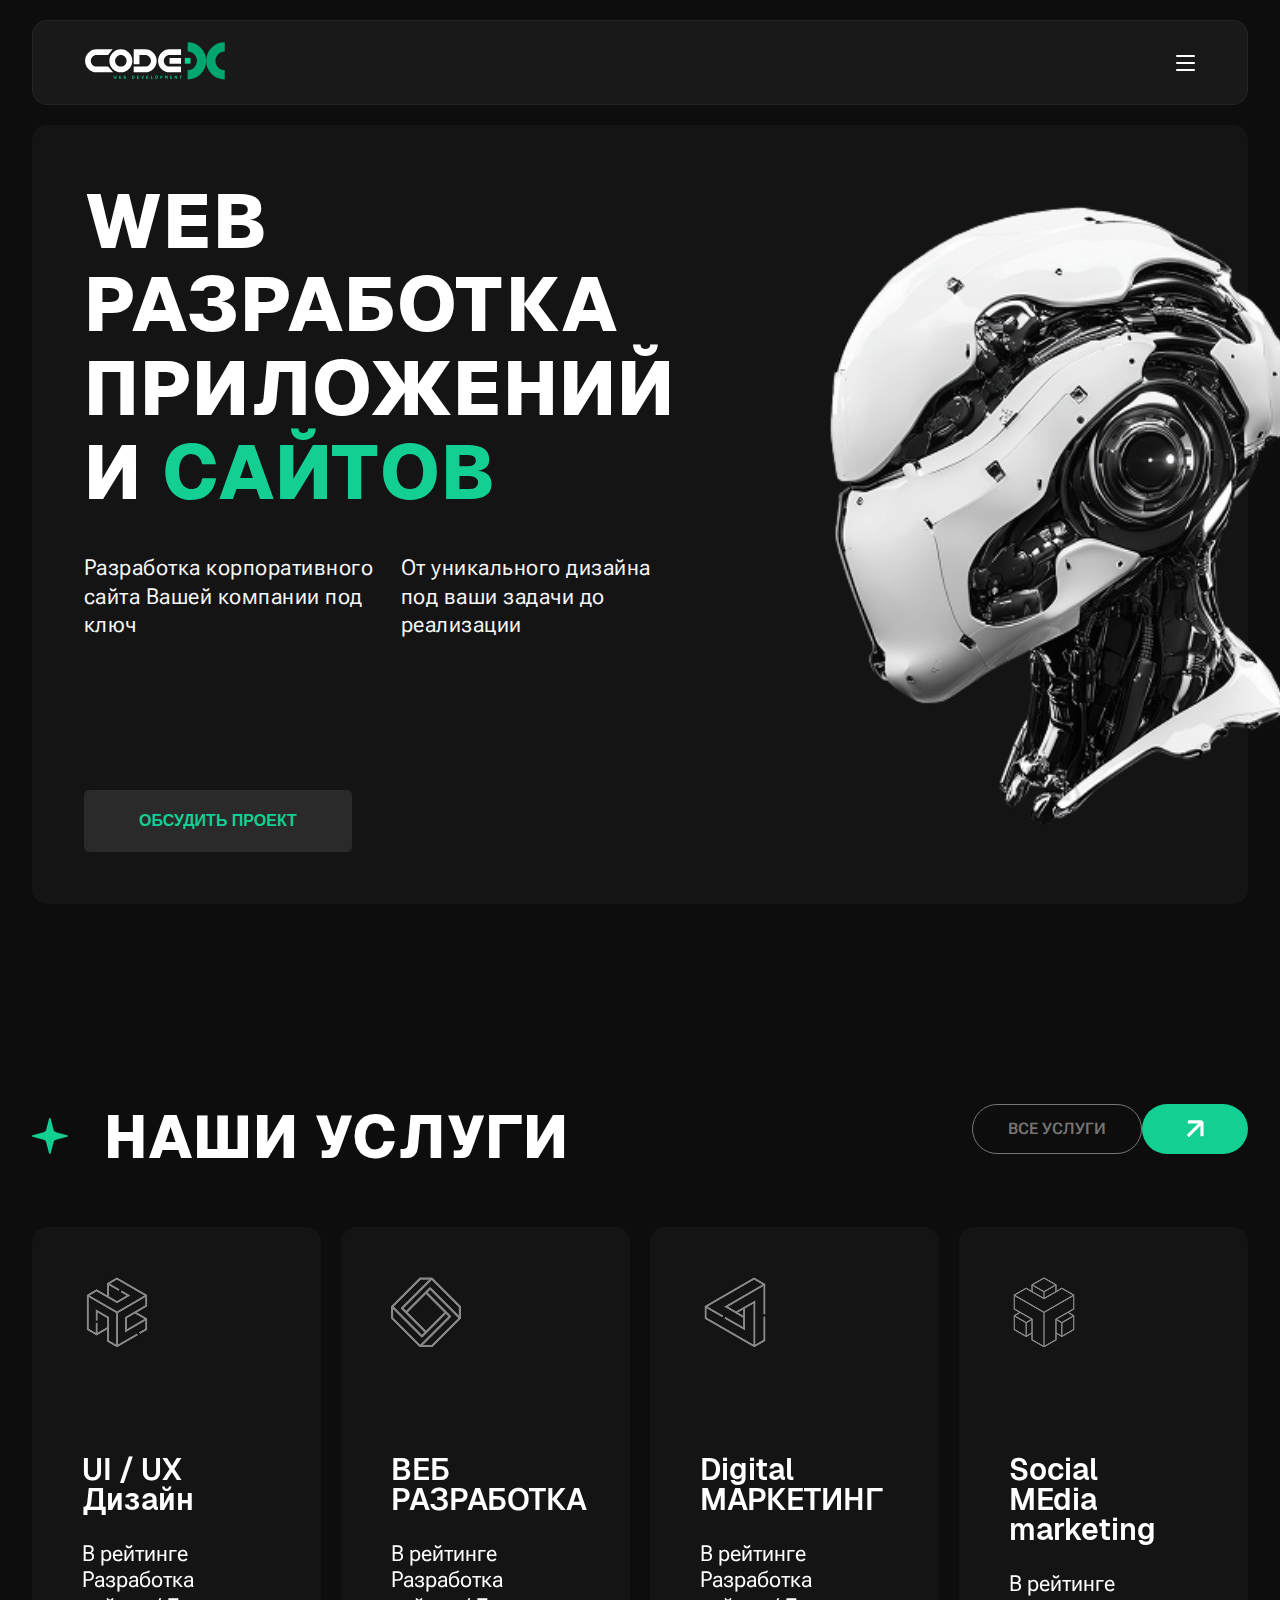
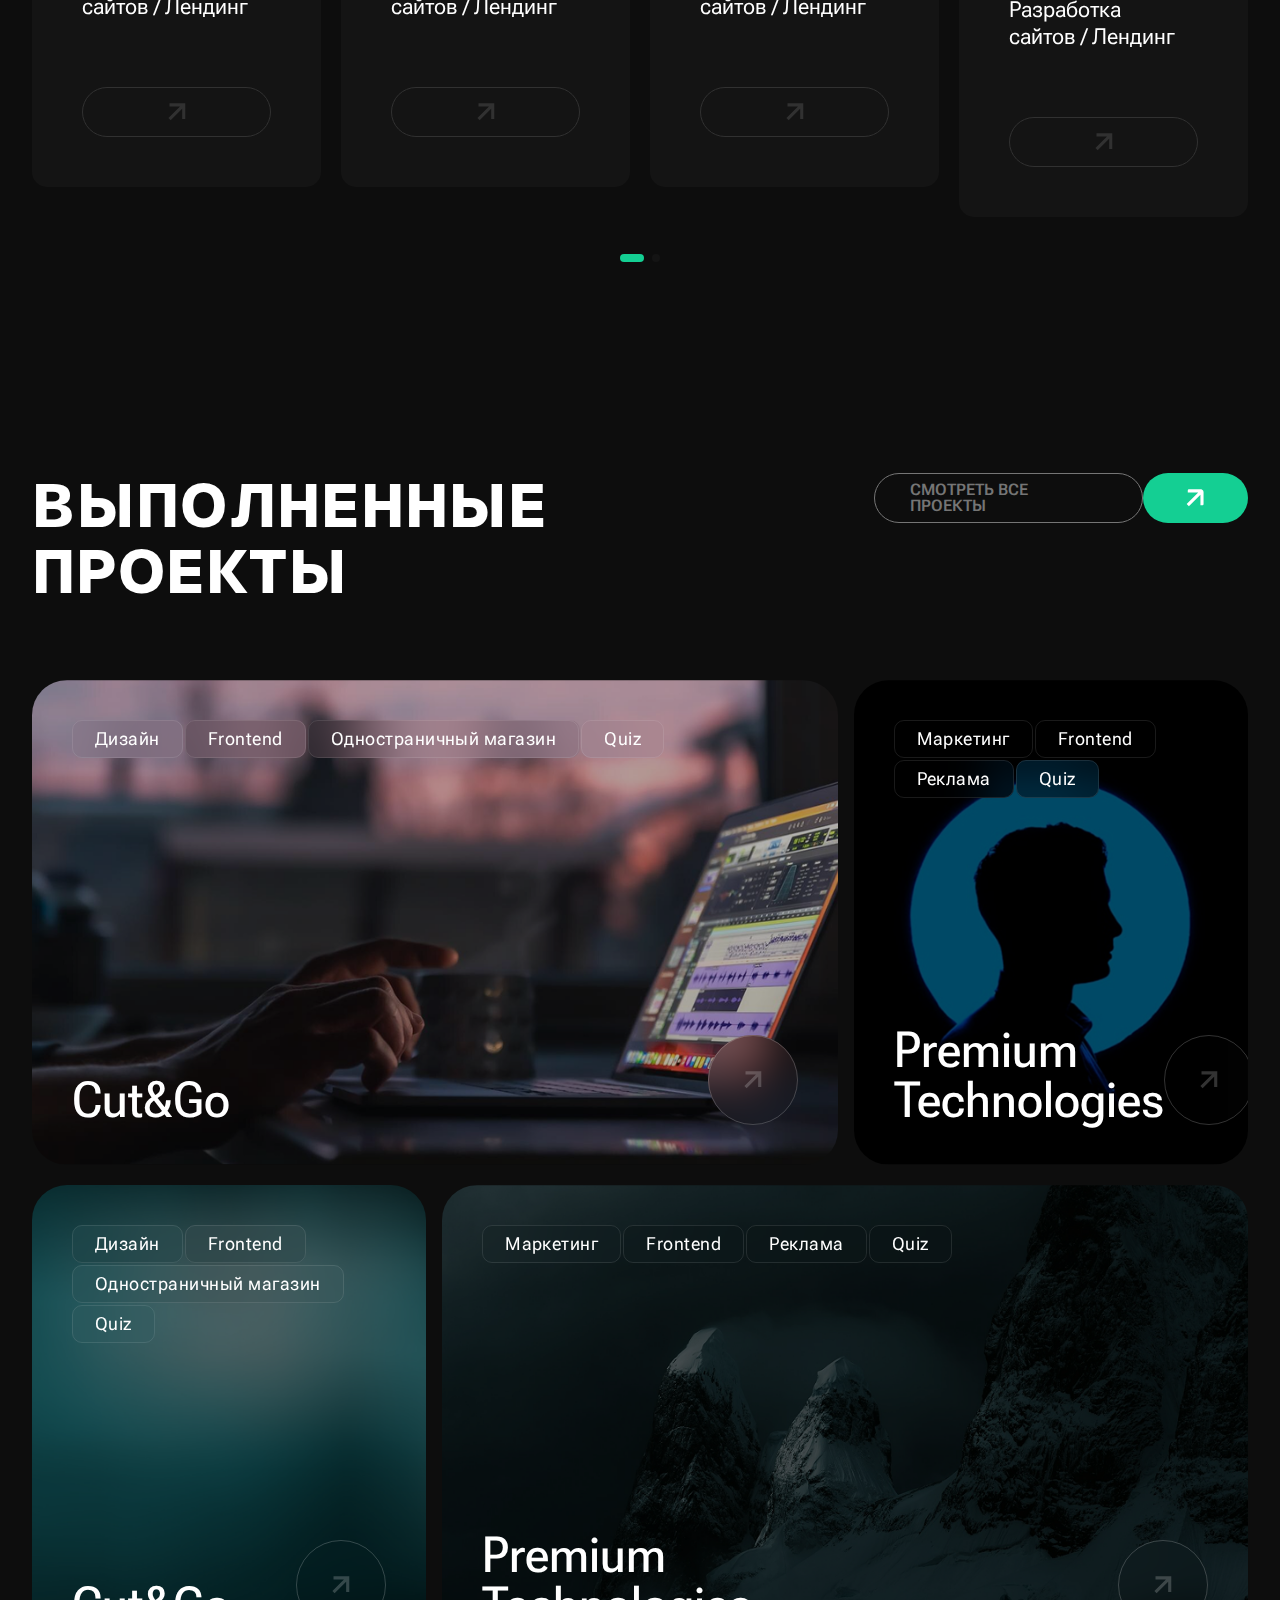
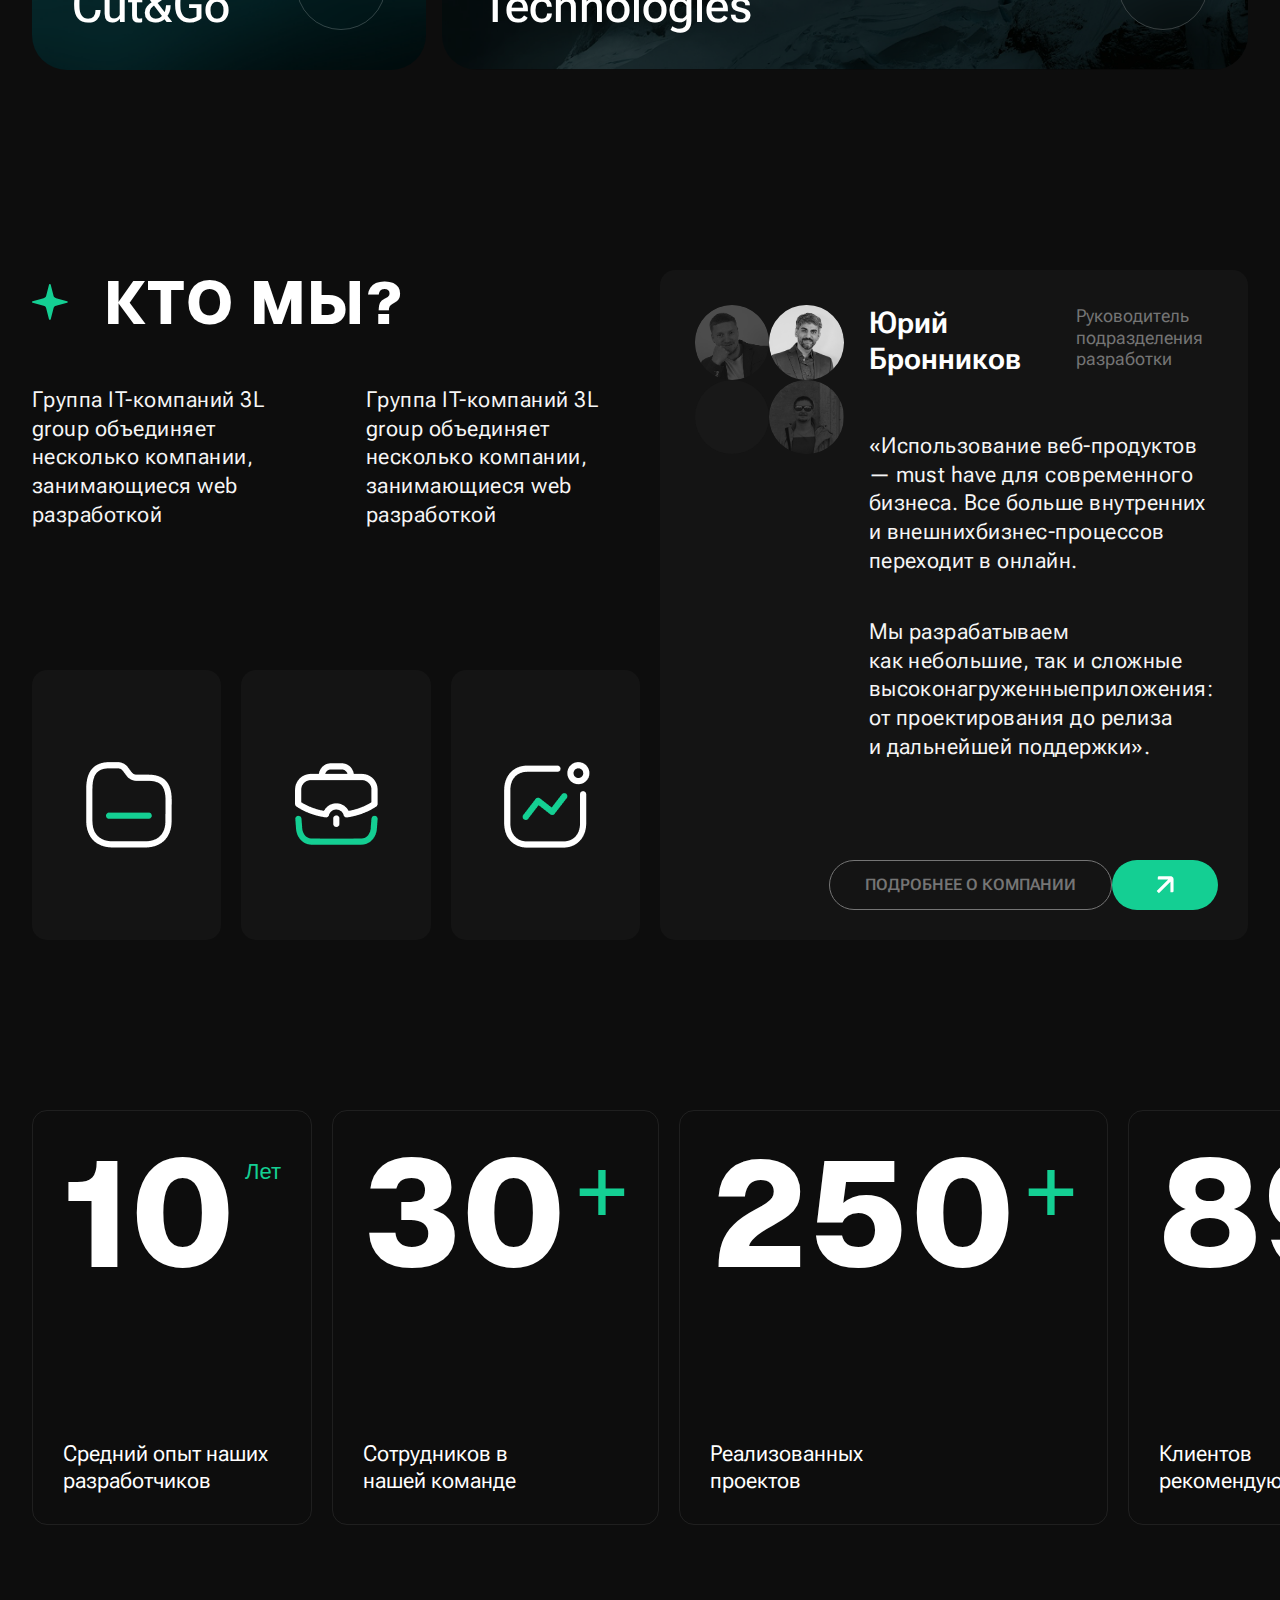
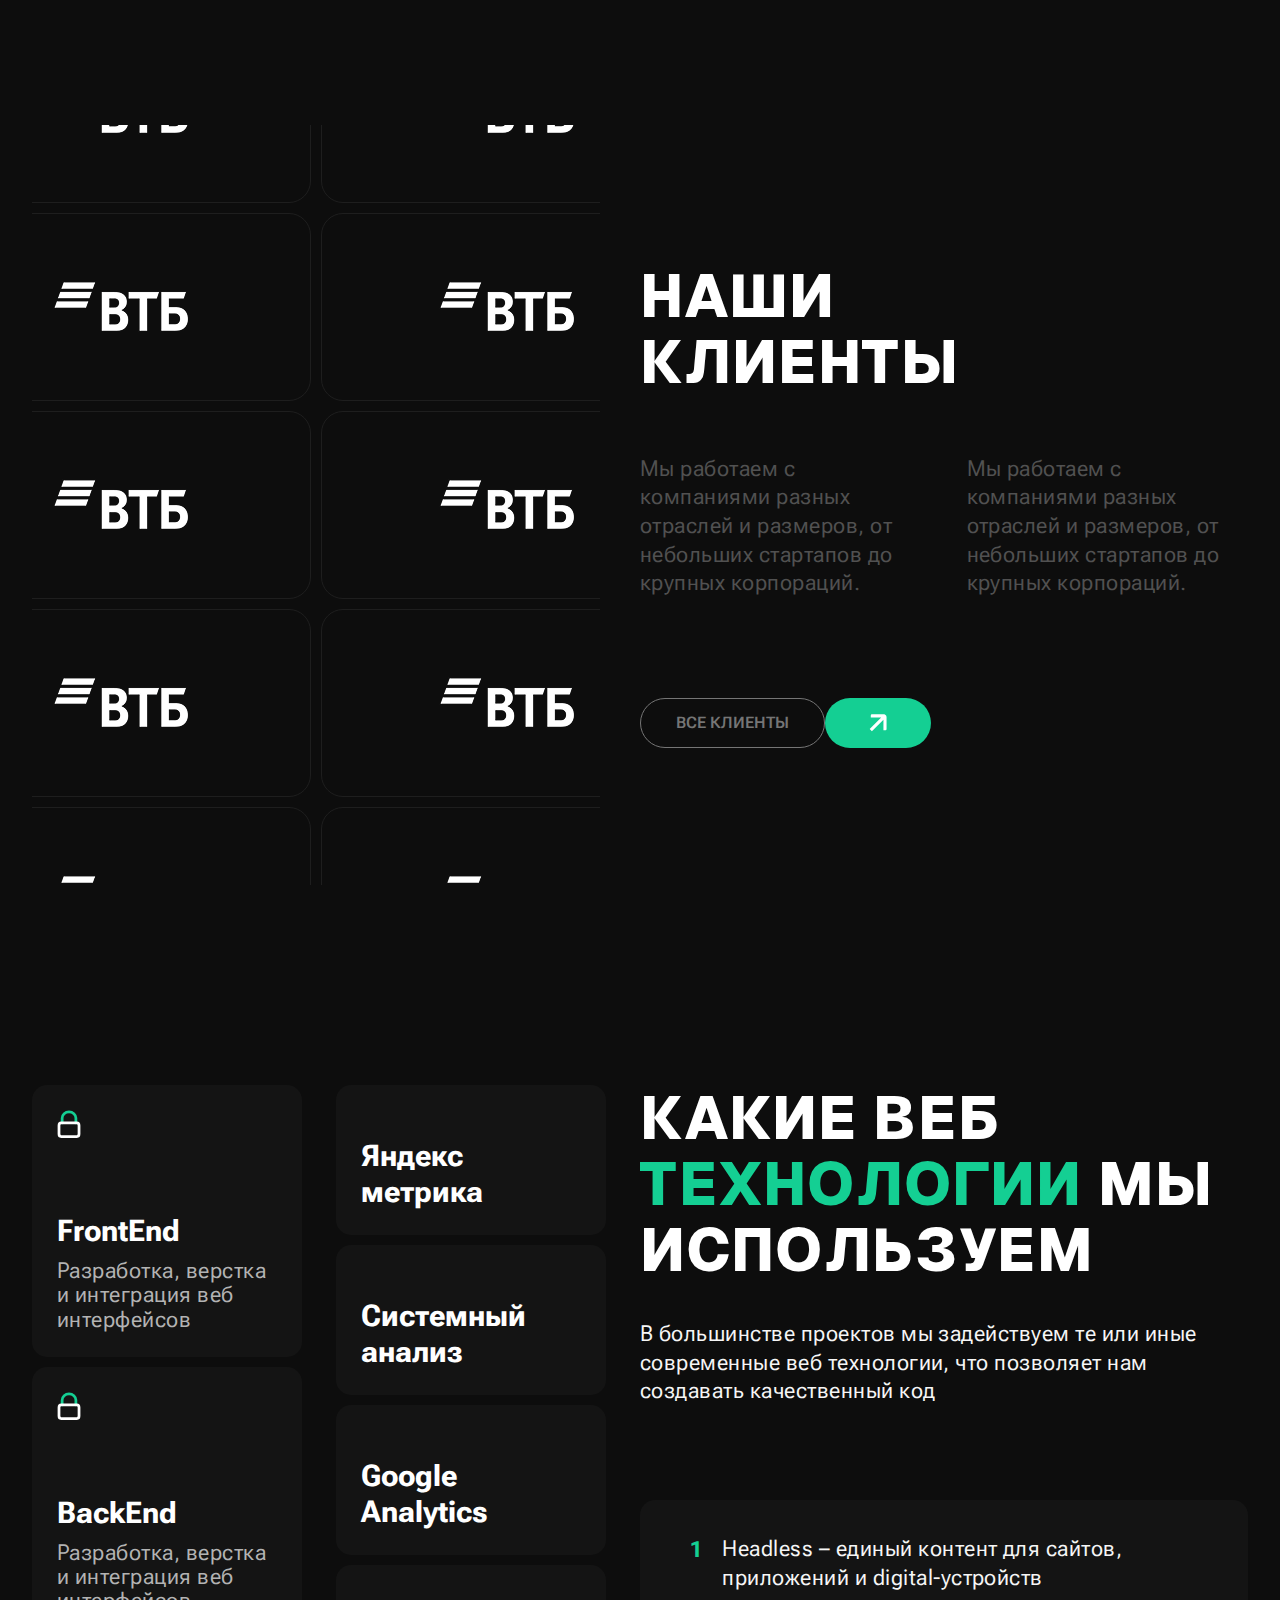
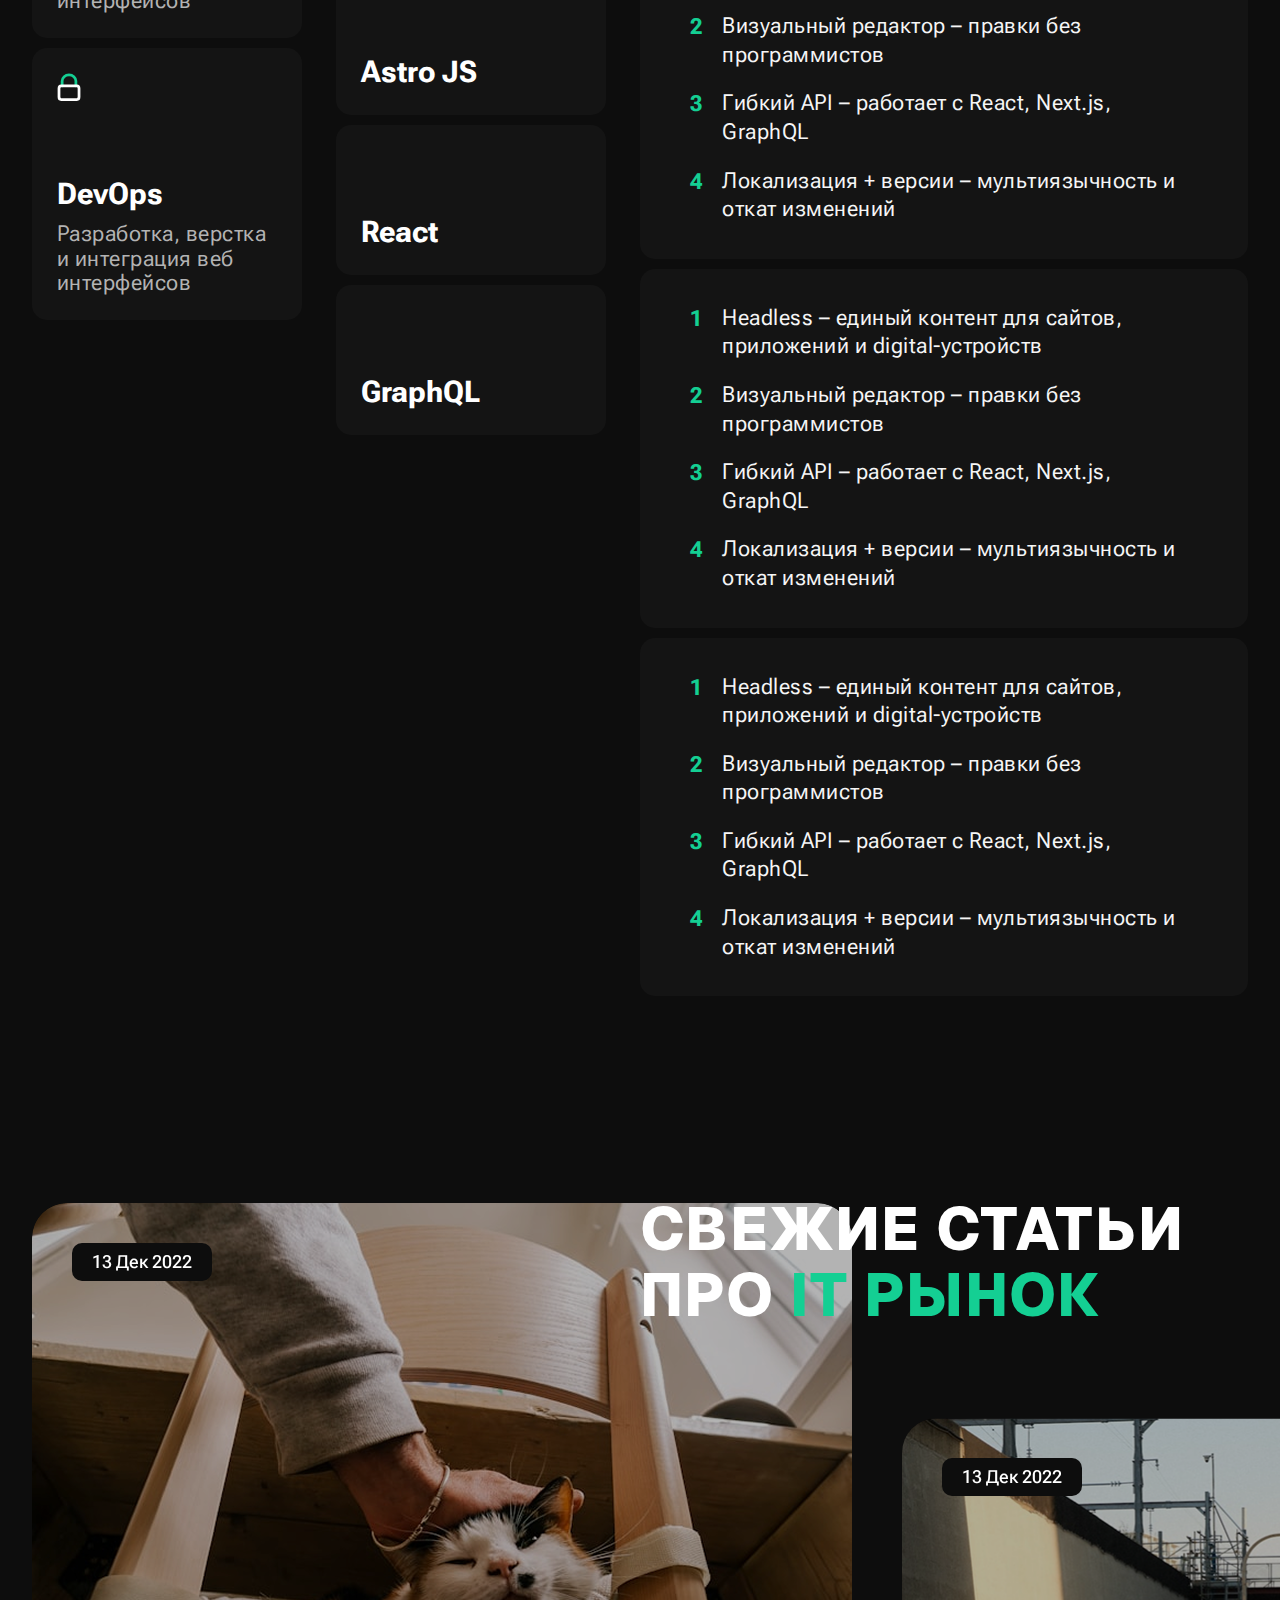
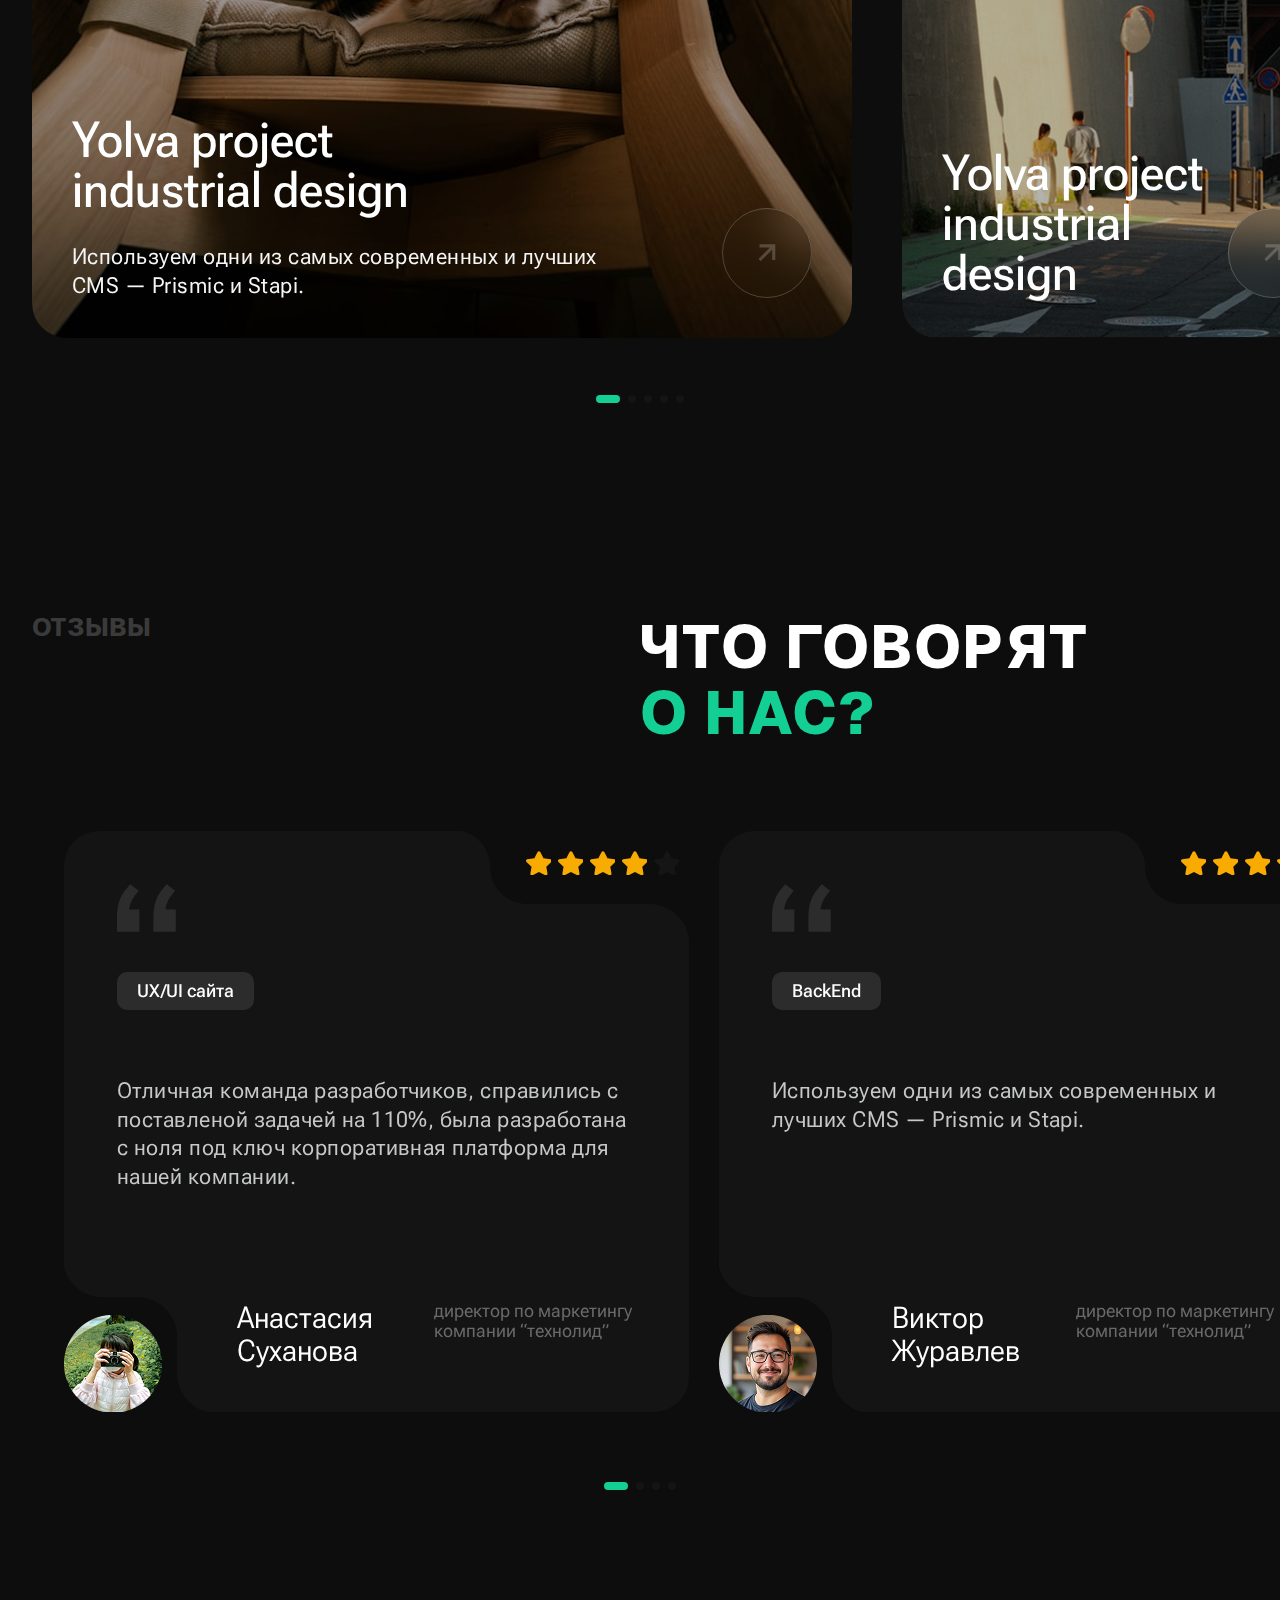
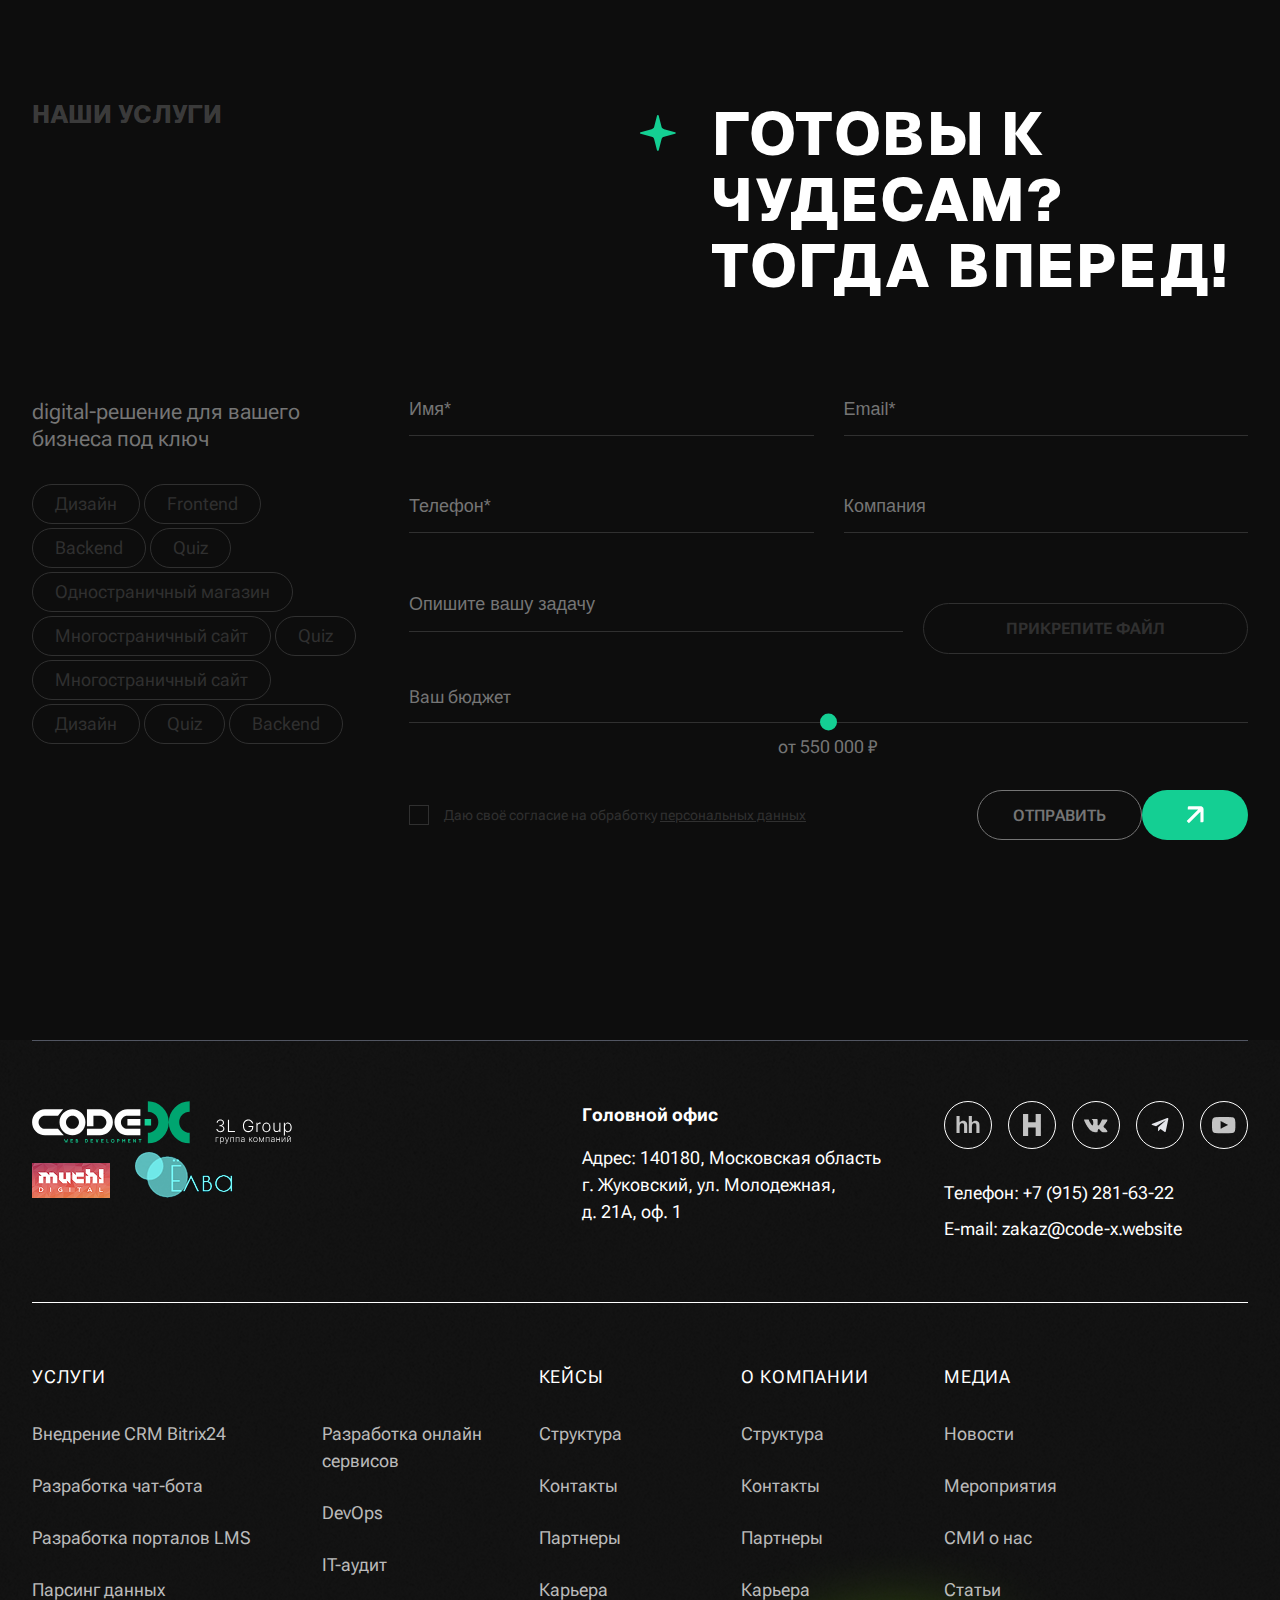
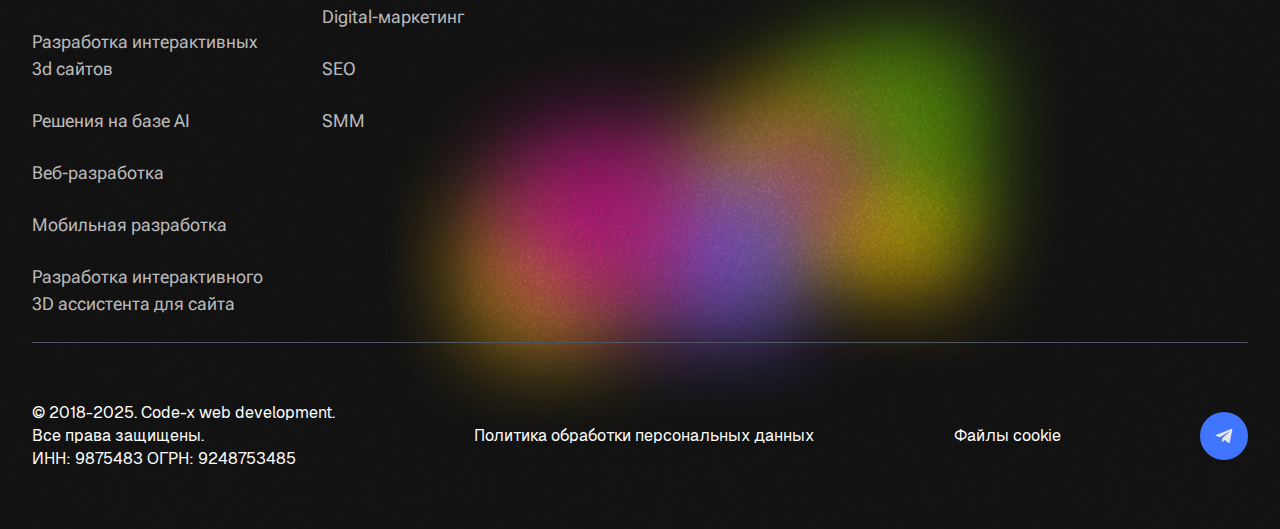
<file: index.html>
<!DOCTYPE html>
<html lang="ru">
<head>
    <meta charset="UTF-8">
    <meta name="viewport" content="width=device-width, initial-scale=1.0">
    <title>Разработка корпоративного сайта</title>
    <link rel="icon" href="./img/logo.svg.svg" type="image/x-icon">
    <link rel="preconnect" href="https://fonts.googleapis.com">
    <link rel="preconnect" href="https://fonts.gstatic.com" crossorigin>
    <link href="https://fonts.googleapis.com/css2?family=Inter:ital,opsz,wght@0,14..32,100..900;1,14..32,100..900&display=swap" rel="stylesheet">
    <link rel="stylesheet" href="https://cdn.jsdelivr.net/npm/swiper@11.2.10/swiper-bundle.min.css">
    <link rel="stylesheet" href="./css/grid.css">
    <link rel="stylesheet" href="./css/style.css">
    <script src="https://cdn.jsdelivr.net/npm/swiper@11.2.10/swiper-bundle.min.js" defer></script>
    <script src="./js/main.js" type="module"></script>
</head>
<body>
    <main id="main">
        
        <!-- HEADER -->

        <header class="header container">
            <a href="/" class="header__logo"><img src="./img/logo.svg.svg" alt="code-x" class="header__logo-img"></a>

            <nav class="header__nav">
                <a href="./services.html" class="link header__nav-link">Что мы делаем</a>
                <a href="./company.html" class="link header__nav-link">Компания</a>
                <a href="./services.html" class="link header__nav-link">Кейсы</a>
                <a href="./contacts.html" class="link header__nav-link">Контакты</a>
            </nav>

            <div class="header__contacts">
                <a href="mailto:zakaz@code-x.website" class="link header__contacts-link">zakaz@code-x.website</a>
                <a href="tel:74954571825" class="link header__contacts-link">+7.495.457.18.25</a>
            </div>
            <!-- /.header__contacts -->
             
            <div class="header__socials">
                <a href="./404.html" class="header__socials-link"><img src="./img/telegram.svg" alt="telegram" class="header__socials-link-img"></a>
                <a href="./404.html" class="header__socials-link"><img src="./img/whatsapp.svg" alt="whatsapp" class="header__socials-link-img"></a>
            </div>
            <!-- /.header__socials -->

            <button class="header__burger"></button>
        </header>
        <!-- /.header -->


        <!-- PROMO -->

        <div class="promo container">

            <div class="promo__content">
                <div class="promo__heading">
                    <h1 class="promo__title main-title">WEB Разработка приложений и <span class="accent">сайтов</span></h1>
                    <div class="promo__info">
                        <div class="promo__info-text main-text">Разработка корпоративного сайта Вашей компании под ключ</div>
                        <div class="promo__info-text main-text">От уникального дизайна под ваши задачи до реализации</div>
                    </div>
                    <!-- /.promo__info -->
                </div>
                <!-- /.promo__heading -->
                <button class="promo__button">Обсудить проект</button>
            </div>
            <!-- /.promo__content -->

            <div class="promo__slider-wrap">
                <div class="promo__slider">
                    <div class="promo__slide">
                        <img src="./img/team-robot.png" alt="" class="promo__slide-img">
                    </div>
                    <!-- /.promo__slide -->
                </div>
                <!-- /.promo__slider -->

                <div class="promo__slider-bullets">
                    <button class="promo__slider-bullet promo__slider-bullet--active"></button>
                    <button class="promo__slider-bullet"></button>
                    <button class="promo__slider-bullet"></button>
                </div>
                <!-- /.promo__slider-bullets -->
            </div>
            <!-- /.promo__slider-wrap -->

        </div>
        <!-- /.promo -->


        <!-- SERVICES -->

        <section class="services section container">
            <div class="services__heading">
                <h2 class="services__title section-title section-title--star">Наши услуги</h2>
                <a href="./404.html" class="service__link section-link">
                    <span class="section-link__text">все услуги</span>
                    <span class="section-link__icon"></span>
                </a>
            </div>
            <!-- /.services__heading -->

            <div class="services__slider swiper">
                <div class="swiper-wrapper">

                    <a href="./404.html" class="services__slide swiper-slide">
                        <div class="services__slide-icon"></div>

                        <div class="services__slide__content">
                            <h3 class="services__slide-title">UI / UX Дизайн</h3>
                            <span class="services__slide-text">В рейтинге Разработка сайтов / Лендинг</span>
                        </div>
                        <!-- /.services__slide__content -->

                        <span class="services__slide-button">
                            <svg width="18" height="18" viewBox="0 0 18 18" fill="none" xmlns="http://www.w3.org/2000/svg">
                                <path fill-rule="evenodd" clip-rule="evenodd" d="M14.1601 5.68428L2.62089 17.2235L0.407342 15.01L11.9466 3.47073L1.51338 3.47073L1.51486 0.340766L17.2901 0.340765L17.2901 16.116L14.1601 16.1175V5.68428Z" fill="#313131"/>
                            </svg>
                        </span>
                    </a>

                    <a href="./404.html" class="services__slide swiper-slide">
                        <div class="services__slide-icon"></div>

                        <div class="services__slide__content">
                            <h3 class="services__slide-title">ВЕБ РАЗРАБОТКА</h3>
                            <span class="services__slide-text">В рейтинге Разработка сайтов / Лендинг</span>
                        </div>
                        <!-- /.services__slide__content -->

                        <span class="services__slide-button">
                            <svg width="18" height="18" viewBox="0 0 18 18" fill="none" xmlns="http://www.w3.org/2000/svg">
                                <path fill-rule="evenodd" clip-rule="evenodd" d="M14.1601 5.68428L2.62089 17.2235L0.407342 15.01L11.9466 3.47073L1.51338 3.47073L1.51486 0.340766L17.2901 0.340765L17.2901 16.116L14.1601 16.1175V5.68428Z" fill="#313131"/>
                            </svg>
                        </span>
                    </a>

                    <a href="./404.html" class="services__slide swiper-slide">
                        <div class="services__slide-icon"></div>

                        <div class="services__slide__content">
                            <h3 class="services__slide-title">Digital МАРКЕТИНГ</h3>
                            <span class="services__slide-text">В рейтинге Разработка сайтов / Лендинг</span>
                        </div>
                        <!-- /.services__slide__content -->

                        <span class="services__slide-button">
                            <svg width="18" height="18" viewBox="0 0 18 18" fill="none" xmlns="http://www.w3.org/2000/svg">
                                <path fill-rule="evenodd" clip-rule="evenodd" d="M14.1601 5.68428L2.62089 17.2235L0.407342 15.01L11.9466 3.47073L1.51338 3.47073L1.51486 0.340766L17.2901 0.340765L17.2901 16.116L14.1601 16.1175V5.68428Z" fill="#313131"/>
                            </svg>
                        </span>
                    </a>

                    <a href="./404.html" class="services__slide swiper-slide">
                        <div class="services__slide-icon"></div>

                        <div class="services__slide__content">
                            <h3 class="services__slide-title">Social MEdia marketing</h3>
                            <span class="services__slide-text">В рейтинге Разработка сайтов / Лендинг</span>
                        </div>
                        <!-- /.services__slide__content -->

                        <span class="services__slide-button">
                            <svg width="18" height="18" viewBox="0 0 18 18" fill="none" xmlns="http://www.w3.org/2000/svg">
                                <path fill-rule="evenodd" clip-rule="evenodd" d="M14.1601 5.68428L2.62089 17.2235L0.407342 15.01L11.9466 3.47073L1.51338 3.47073L1.51486 0.340766L17.2901 0.340765L17.2901 16.116L14.1601 16.1175V5.68428Z" fill="#313131"/>
                            </svg>
                        </span>
                    </a>

                    <a href="./404.html" class="services__slide swiper-slide">
                        <div class="services__slide-icon"></div>

                        <div class="services__slide__content">
                            <h3 class="services__slide-title">UI / UX Дизайн</h3>
                            <span class="services__slide-text">В рейтинге Разработка сайтов / Лендинг</span>
                        </div>
                        <!-- /.services__slide__content -->

                        <span class="services__slide-button">
                            <svg width="18" height="18" viewBox="0 0 18 18" fill="none" xmlns="http://www.w3.org/2000/svg">
                                <path fill-rule="evenodd" clip-rule="evenodd" d="M14.1601 5.68428L2.62089 17.2235L0.407342 15.01L11.9466 3.47073L1.51338 3.47073L1.51486 0.340766L17.2901 0.340765L17.2901 16.116L14.1601 16.1175V5.68428Z" fill="#313131"/>
                            </svg>
                        </span>
                    </a>

                </div>
                <div class="swiper-pagination"></div>
            </div>

        </section>
        <!-- /.services -->


        <!-- PROJECTS -->

        <section class="projects section container">
            <div class="projects__heading">
                <h2 class="projects__title section-title">выполненные проекты</h2>
                <a href="./404.html" class="projects__link section-link">
                    <span class="section-link__text">Смотреть все проекты</span>
                    <span class="section-link__icon"></span>
                </a>
            </div>
            <!-- /.projects__heading -->

            <div class="cases__cards">
                <a href="#" class="cases__card">
                    <div class="cases__card-tags">
                        <span class="cases__card-tag">Дизайн</span>
                        <span class="cases__card-tag">Frontend</span>
                        <span class="cases__card-tag">Одностраничный магазин</span>
                        <span class="cases__card-tag">Quiz</span>
                    </div>
                    <!-- /.cases__card-tags -->

                    <div class="cases__card-content">
                        <div class="cases__card-info">
                            <h3 class="cases__card-title">Cut&Go</h3>
                        </div>
                        <!-- /. cases__card-content -->

                        <div class="cases__link-arrow">
                            <svg width="18" height="18" viewBox="0 0 18 18" fill="none" xmlns="http://www.w3.org/2000/svg">
                                <path fill-rule="evenodd" clip-rule="evenodd" d="M14.1601 5.68428L2.62089 17.2235L0.407342 15.01L11.9466 3.47073L1.51338 3.47073L1.51486 0.340766L17.2901 0.340765L17.2901 16.116L14.1601 16.1175V5.68428Z" fill="#313131"></path>
                            </svg>
                        </div>

                    </div>
                    <!-- /.cases__card-content -->

                    <img src="./img/project01.png" alt="cut-go" class="cases__card-img">
                    
                </a>
                <!-- /.cases__card -->
                 
                <a href="#" class="cases__card">
                    <div class="cases__card-tags">
                        <span class="cases__card-tag">Маркетинг</span>
                        <span class="cases__card-tag">Frontend</span>
                        <span class="cases__card-tag">Реклама </span>
                        <span class="cases__card-tag">Quiz</span>
                    </div>
                    <!-- /.cases__card-tags -->

                    <div class="cases__card-content">
                        <div class="cases__card-info">
                            <h3 class="cases__card-title">Premium Technologies</h3>
                        </div>
                        <!-- /. cases__card-content -->

                        <div class="cases__link-arrow">
                            <svg width="18" height="18" viewBox="0 0 18 18" fill="none" xmlns="http://www.w3.org/2000/svg">
                                <path fill-rule="evenodd" clip-rule="evenodd" d="M14.1601 5.68428L2.62089 17.2235L0.407342 15.01L11.9466 3.47073L1.51338 3.47073L1.51486 0.340766L17.2901 0.340765L17.2901 16.116L14.1601 16.1175V5.68428Z" fill="#313131"></path>
                            </svg>
                        </div>

                    </div>
                    <!-- /.cases__card-content -->

                    <img src="./img/project02.png" alt="premium-technologies" class="cases__card-img">

                </a>
                <!-- /.cases__card -->

                <a href="#" class="cases__card">
                    <div class="cases__card-tags">
                        <span class="cases__card-tag">Дизайн</span>
                        <span class="cases__card-tag">Frontend</span>
                        <span class="cases__card-tag">Одностраничный магазин</span>
                        <span class="cases__card-tag">Quiz</span>
                    </div>
                    <!-- /.cases__card-tags -->

                    <div class="cases__card-content">
                        <div class="cases__card-info">
                            <h3 class="cases__card-title">Cut&Go</h3>
                        </div>
                        <!-- /. cases__card-content -->

                        <div class="cases__link-arrow">
                            <svg width="18" height="18" viewBox="0 0 18 18" fill="none" xmlns="http://www.w3.org/2000/svg">
                                <path fill-rule="evenodd" clip-rule="evenodd" d="M14.1601 5.68428L2.62089 17.2235L0.407342 15.01L11.9466 3.47073L1.51338 3.47073L1.51486 0.340766L17.2901 0.340765L17.2901 16.116L14.1601 16.1175V5.68428Z" fill="#313131"></path>
                            </svg>
                        </div>

                    </div>
                    <!-- /.cases__card-content -->

                    <img src="./img/project03.png" alt="premium-technologies" class="cases__card-img">

                </a>
                <!-- /.cases__card -->
                 
                <a href="#" class="cases__card">
                    <div class="cases__card-tags">
                        <span class="cases__card-tag">Маркетинг</span>
                        <span class="cases__card-tag">Frontend</span>
                        <span class="cases__card-tag">Реклама </span>
                        <span class="cases__card-tag">Quiz</span>
                    </div>
                    <!-- /.cases__card-tags -->

                    <div class="cases__card-content">
                        <div class="cases__card-info">
                            <h3 class="cases__card-title">Premium Technologies</h3>
                        </div>
                        <!-- /. cases__card-content -->

                        <div class="cases__link-arrow">
                            <svg width="18" height="18" viewBox="0 0 18 18" fill="none" xmlns="http://www.w3.org/2000/svg">
                                <path fill-rule="evenodd" clip-rule="evenodd" d="M14.1601 5.68428L2.62089 17.2235L0.407342 15.01L11.9466 3.47073L1.51338 3.47073L1.51486 0.340766L17.2901 0.340765L17.2901 16.116L14.1601 16.1175V5.68428Z" fill="#313131"></path>
                            </svg>
                        </div>

                    </div>
                    <!-- /.cases__card-content -->

                    <img src="./img/project04.png" alt="premium-technologies" class="cases__card-img">

                </a>
                <!-- /.cases__card -->

            </div>
            <!-- /.cases__cards -->

        </section>
        <!-- /.projects -->


        <!-- TEAM -->

        <section class="team section container">

            <div class="team__content">
                <div class="team__about">
                    <div class="team__heading">
                        <h2 class="team__title section-title section-title--star">Кто мы?</h2>
                        <div class="team__info">
                            <span class="team__info-text main-text">Группа IT-компаний 3L group объединяет несколько компании, занимающиеся web разработкой</span>
                            <span class="team__info-text main-text">Группа IT-компаний 3L group объединяет несколько компании, занимающиеся web разработкой</span>
                        </div>
                        <!-- /.team__info -->
                    </div>
                    <!-- /.team__heading -->
    
                    <div class="team__cards">
                        <div class="team__card">
                            <div class="team__card-icon"></div>
                            <div class="team__card-content">
                                <h3 class="team__card-title">На глобальном </h3>
                                <span class="team__card-text">Группа IT-компаний 3L group объединяет несколько компании, занимающиеся web разработкой, интернет-маркетингом и СЕО.</span>
                            </div>
                            <!-- /.team__card-content -->
                        </div>
                        <!-- /.team__card -->
                        <div class="team__card">
                            <div class="team__card-icon"></div>
                            <div class="team__card-content">
                                <h3 class="team__card-title">На глобальном </h3>
                                <span class="team__card-text">Группа IT-компаний 3L group объединяет несколько компании, занимающиеся web разработкой, интернет-маркетингом и СЕО.</span>
                            </div>
                            <!-- /.team__card-content -->
                        </div>
                        <!-- /.team__card -->
                        <div class="team__card">
                            <div class="team__card-icon"></div>
                            <div class="team__card-content">
                                <h3 class="team__card-title">На глобальном </h3>
                                <span class="team__card-text">Группа IT-компаний 3L group объединяет несколько компании, занимающиеся web разработкой, интернет-маркетингом и СЕО.</span>
                            </div>
                            <!-- /.team__card-content -->
                        </div>
                        <!-- /.team__card -->
                    </div>
                    <!-- /.team__cards -->
                </div>
                <!-- /.team__about -->
    
                <div class="team__people">
                    <div class="team__people-images">
                        <div class="team__people-image"></div>
                        <div class="team__people-image team__people-image--active"></div>
                        <div class="team__people-image"></div>
                        <div class="team__people-image"></div>
                    </div>
                    <!-- /.team__people-images -->
                    <div class="team__people-content">
                        <div class="team__people-info">
                            <div class="team__people-heading">
                                <h3 class="team__people-name">Юрий Бронников</h3>
                                <span class="team__people-position">Руководитель подразделения разработки</span>
                            </div>
                            <!-- /.team__people-heading -->
                            <div class="team__people-texts">
                                <div class="team__people-text main-text">«Использование веб-продуктов — must have для современного бизнеса. Все больше внутренних и внешнихбизнес-процессов переходит в онлайн.</div>
                                <div class="team__people-text main-text">Мы разрабатываем как небольшие, так и сложные высоконагруженныеприложения: от проектирования до релиза и дальнейшей поддержки».</div>
                            </div>
                            <!-- /.team__people-texts -->
                        </div>
                        <a href="./404.html" class="team__link section-link">
                            <span class="section-link__text">Подробнее о компании</span>
                            <span class="section-link__icon"></span>
                        </a>
                        <!-- /.team__link -->
                    </div>
                    <!-- /.team__people-content -->
                </div>
                <!-- /.team__people -->
            </div>
            <!-- /.team__content -->

            <div class="team__statistics">
                <div class="team__statistics-item">
                    <div class="team__statistics-heading">
                        <span class="team__statistics-title">10</span>
                        <span class="team__statistics-sub">Лет</span>
                    </div>
                    <!-- /.team__statistics-heading -->
                    <span class="team__statistics-text">Cредний опыт наших разработчиков</span>
                </div>
                <!-- /.team__statistics-item -->
                <div class="team__statistics-item">
                    <div class="team__statistics-heading">
                        <span class="team__statistics-title">30</span>
                        <span class="team__statistics-sub">+</span>
                    </div>
                    <!-- /.team__statistics-heading -->
                    <span class="team__statistics-text">Сотрудников в нашей команде</span>
                </div>
                <!-- /.team__statistics-item -->
                <div class="team__statistics-item">
                    <div class="team__statistics-heading">
                        <span class="team__statistics-title">250</span>
                        <span class="team__statistics-sub">+</span>
                    </div>
                    <!-- /.team__statistics-heading -->
                    <span class="team__statistics-text">Реализованных проектов</span>
                </div>
                <!-- /.team__statistics-item -->
                <div class="team__statistics-item">
                    <div class="team__statistics-heading">
                        <span class="team__statistics-title">89</span>
                        <span class="team__statistics-sub">%</span>
                    </div>
                    <!-- /.team__statistics-heading -->
                    <span class="team__statistics-text">Клиентов рекомендуют нас</span>
                </div>
                <!-- /.team__statistics-item -->
            </div>
            <!-- /.team__statistics -->

        </section>
        <!-- /.team -->


        <!-- CLIENTS -->

        <section class="clients section container">
            <div class="clients__cards-wrap">
                <div class="clients__cards">
                    <div class="clients__card">
                        <img src="./img/client1.png" alt="" class="clients__card-img">
                    </div>
                    <!-- /.clients__card -->
                    <div class="clients__card">
                        <img src="./img/client1.png" alt="" class="clients__card-img">
                    </div>
                    <!-- /.clients__card -->
                    <div class="clients__card">
                        <img src="./img/client1.png" alt="" class="clients__card-img">
                    </div>
                    <!-- /.clients__card -->
                    <div class="clients__card">
                        <img src="./img/client1.png" alt="" class="clients__card-img">
                    </div>
                    <!-- /.clients__card -->
                    <div class="clients__card">
                        <img src="./img/client1.png" alt="" class="clients__card-img">
                    </div>
                    <!-- /.clients__card -->
                </div>
                <!-- /.clients__cards -->
                <div class="clients__cards">
                    <div class="clients__card">
                        <img src="./img/client1.png" alt="" class="clients__card-img">
                    </div>
                    <!-- /.clients__card -->
                    <div class="clients__card">
                        <img src="./img/client1.png" alt="" class="clients__card-img">
                    </div>
                    <!-- /.clients__card -->
                    <div class="clients__card">
                        <img src="./img/client1.png" alt="" class="clients__card-img">
                    </div>
                    <!-- /.clients__card -->
                    <div class="clients__card">
                        <img src="./img/client1.png" alt="" class="clients__card-img">
                    </div>
                    <!-- /.clients__card -->
                    <div class="clients__card">
                        <img src="./img/client1.png" alt="" class="clients__card-img">
                    </div>
                    <!-- /.clients__card -->
                </div>
                <!-- /.clients__cards -->
            </div>
            <!-- /.clients__cards-wrap -->
            <div class="clients__content">
                <h2 class="clients__title section-title">Наши клиенты</h2>
                <div class="clients__texts">
                    <span class="clients__text main-text">Мы работаем с компаниями разных отраслей и размеров, от небольших стартапов до крупных корпораций.</span>
                    <span class="clients__text main-text">Мы работаем с компаниями разных отраслей и размеров, от небольших стартапов до крупных корпораций.</span>
                </div>
                <!-- /.clients__texts -->
                <a href="./404.html" class="clients__link section-link">
                    <span class="section-link__text">вСЕ КЛИЕНТЫ</span>
                    <span class="section-link__icon"></span>
                </a>
                <!-- /.clients__link -->
            </div>
            <!-- /.clients__content -->
        </section>
        <!-- /.clients -->


        <!-- TECHNOLOGIES -->

        <section class="technologies section container">

                <div class="technologies__cards">

                    <div class="technologies__card">
                        <div class="technologies__card-icon"></div>
                        <h3 class="technologies__card-title">FrontEnd</h3>
                        <p class="technologies__card-text">Разработка, верстка и интеграция веб интерфейсов</p>
                    </div>
                    <!-- /.technologies__card -->

                    <div class="technologies__card">
                        <div class="technologies__card-icon"></div>
                        <h3 class="technologies__card-title">BackEnd </h3>
                        <p class="technologies__card-text">Разработка, верстка и интеграция веб интерфейсов</p>
                    </div>
                    <!-- /.technologies__card -->

                    <div class="technologies__card">
                        <div class="technologies__card-icon"></div>
                        <h3 class="technologies__card-title">DevOps</h3>
                        <p class="technologies__card-text">Разработка, верстка и интеграция веб интерфейсов</p>
                    </div>
                    <!-- /.technologies__card -->

                </div>
                <!-- /.technologies__cards -->

                <div class="technologies__cards">

                    <div class="technologies__card">
                        <h3 class="technologies__card-title">Яндекс метрика</h3>
                    </div>
                    <!-- /.technologies__card -->

                    <div class="technologies__card">
                        <h3 class="technologies__card-title">Системный анализ</h3>
                    </div>
                    <!-- /.technologies__card -->

                    <div class="technologies__card">
                        <h3 class="technologies__card-title">Google Analytics</h3>
                    </div>
                    <!-- /.technologies__card -->

                    <div class="technologies__card">
                        <h3 class="technologies__card-title">Astro JS</h3>
                    </div>
                    <!-- /.technologies__card -->

                    <div class="technologies__card">
                        <h3 class="technologies__card-title">React</h3>
                    </div>
                    <!-- /.technologies__card -->

                    <div class="technologies__card">
                        <h3 class="technologies__card-title">GraphQL</h3>
                    </div>
                    <!-- /.technologies__card -->

                </div>
                <!-- /.technologies__cards -->

                <div class="technologies__content">
                    <div class="technologies__heading">
                        <h2 class="technologies__title section-title">Какие веб <span class="accent">технологии</span> мы используем </h2>
                        <p class="technologies__info main-text">В большинстве проектов мы задействуем те или иные современные веб технологии, что позволяет нам создавать качественный код</p>
                    </div>
                    <!-- /.technologies__heading -->

                    <div class="technologies__content-cards">

                        <div class="technologies__content-card">
                            <ul class="technologies__content-list">
                                <li class="technologies__cotent-item">
                                    <span class="technologies__content-num accent">1</span>
                                    <p class="technologies__content-text main-text">Headless – единый контент для сайтов, приложений и digital-устройств</p>
                                </li>
                                <li class="technologies__cotent-item">
                                    <span class="technologies__content-num accent">2</span>
                                    <p class="technologies__content-text main-text">Визуальный редактор – правки без программистов</p>
                                </li>
                                <li class="technologies__cotent-item">
                                    <span class="technologies__content-num accent">3</span>
                                    <p class="technologies__content-text main-text">Гибкий API – работает с React, Next.js, GraphQL</p>
                                </li>
                                <li class="technologies__cotent-item">
                                    <span class="technologies__content-num accent">4</span>
                                    <p class="technologies__content-text main-text">Локализация + версии – мультиязычность и откат изменений</p>
                                </li>
                            </ul>
                            <!-- /.technologies__content-list -->
                        </div>
                        <!-- /.technologies__content-card -->
                         

                        <div class="technologies__content-card">
                            <ul class="technologies__content-list">
                                <li class="technologies__cotent-item">
                                    <span class="technologies__content-num accent">1</span>
                                    <p class="technologies__content-text main-text">Headless – единый контент для сайтов, приложений и digital-устройств</p>
                                </li>
                                <li class="technologies__cotent-item">
                                    <span class="technologies__content-num accent">2</span>
                                    <p class="technologies__content-text main-text">Визуальный редактор – правки без программистов</p>
                                </li>
                                <li class="technologies__cotent-item">
                                    <span class="technologies__content-num accent">3</span>
                                    <p class="technologies__content-text main-text">Гибкий API – работает с React, Next.js, GraphQL</p>
                                </li>
                                <li class="technologies__cotent-item">
                                    <span class="technologies__content-num accent">4</span>
                                    <p class="technologies__content-text main-text">Локализация + версии – мультиязычность и откат изменений</p>
                                </li>
                            </ul>
                            <!-- /.technologies__content-list -->
                        </div>
                        <!-- /.technologies__content-card -->
                         

                        <div class="technologies__content-card">
                            <ul class="technologies__content-list">
                                <li class="technologies__cotent-item">
                                    <span class="technologies__content-num accent">1</span>
                                    <p class="technologies__content-text main-text">Headless – единый контент для сайтов, приложений и digital-устройств</p>
                                </li>
                                <li class="technologies__cotent-item">
                                    <span class="technologies__content-num accent">2</span>
                                    <p class="technologies__content-text main-text">Визуальный редактор – правки без программистов</p>
                                </li>
                                <li class="technologies__cotent-item">
                                    <span class="technologies__content-num accent">3</span>
                                    <p class="technologies__content-text main-text">Гибкий API – работает с React, Next.js, GraphQL</p>
                                </li>
                                <li class="technologies__cotent-item">
                                    <span class="technologies__content-num accent">4</span>
                                    <p class="technologies__content-text main-text">Локализация + версии – мультиязычность и откат изменений</p>
                                </li>
                            </ul>
                            <!-- /.technologies__content-list -->
                        </div>
                        <!-- /.technologies__content-card -->
                         
                    </div>
                    <!-- /.technologies__content-cards -->
                </div>
                <!-- /.technologies__content -->

        </section>
        <!-- /.technologies -->


        <!-- BLOGS -->

        <section class="blogs section container">
            <div class="blogs__heading">
                <div class="blogs__title-wrap">
                    <h2 class="blogs__title section-title">Свежие статьи про <span class="accent">IT рынок</span></h2>
                </div>
                <!-- /.blogs__title-wrap -->
            </div>
            <!-- /.blogs__heading -->
            <div class="blogs__swiper swiper">
                <div class="swiper-wrapper">
                    <a href="#" class="cases__card swiper-slide">
                        <span class="cases__card-date">13 Дек 2022</span>
    
                        <div class="cases__card-content">
                            <div class="cases__card-info">
                                <h3 class="cases__card-title">Yolva project industrial design</h3>
                                <span class="cases__card-text main-text">Используем одни из самых современных и лучших  CMS — Prismic и Stapi.  </span>
                            </div>
                            <!-- /. cases__card-content -->
    
                            <div class="cases__link-arrow">
                                <svg width="18" height="18" viewBox="0 0 18 18" fill="none" xmlns="http://www.w3.org/2000/svg">
                                    <path fill-rule="evenodd" clip-rule="evenodd" d="M14.1601 5.68428L2.62089 17.2235L0.407342 15.01L11.9466 3.47073L1.51338 3.47073L1.51486 0.340766L17.2901 0.340765L17.2901 16.116L14.1601 16.1175V5.68428Z" fill="#313131"></path>
                                </svg>
                            </div>
    
                        </div>
                        <!-- /.cases__card-content -->
                        <img src="./img/blogs03.png" alt="" class="cases__card-img">
                    </a>
                    <!-- /.cases__card -->
                    <a href="#" class="cases__card swiper-slide">
                        <span class="cases__card-date">13 Дек 2022</span>
    
                        <div class="cases__card-content">
                            <div class="cases__card-info">
                                <h3 class="cases__card-title">Yolva project industrial design</h3>
                                <span class="cases__card-text main-text">Используем одни из самых современных и лучших  CMS — Prismic и Stapi.  </span>
                            </div>
                            <!-- /. cases__card-content -->
    
                            <div class="cases__link-arrow">
                                <svg width="18" height="18" viewBox="0 0 18 18" fill="none" xmlns="http://www.w3.org/2000/svg">
                                    <path fill-rule="evenodd" clip-rule="evenodd" d="M14.1601 5.68428L2.62089 17.2235L0.407342 15.01L11.9466 3.47073L1.51338 3.47073L1.51486 0.340766L17.2901 0.340765L17.2901 16.116L14.1601 16.1175V5.68428Z" fill="#313131"></path>
                                </svg>
                            </div>
    
                        </div>
                        <!-- /.cases__card-content -->
                        <img src="./img/blogs01.png" alt="" class="cases__card-img">
                    </a>
                    <!-- /.cases__card -->
                    <a href="#" class="cases__card swiper-slide">
                        <span class="cases__card-date">13 Дек 2022</span>
    
                        <div class="cases__card-content">
                            <div class="cases__card-info">
                                <h3 class="cases__card-title">Yolva project industrial design</h3>
                                <span class="cases__card-text main-text">Используем одни из самых современных и лучших  CMS — Prismic и Stapi.  </span>
                            </div>
                            <!-- /. cases__card-content -->
    
                            <div class="cases__link-arrow">
                                <svg width="18" height="18" viewBox="0 0 18 18" fill="none" xmlns="http://www.w3.org/2000/svg">
                                    <path fill-rule="evenodd" clip-rule="evenodd" d="M14.1601 5.68428L2.62089 17.2235L0.407342 15.01L11.9466 3.47073L1.51338 3.47073L1.51486 0.340766L17.2901 0.340765L17.2901 16.116L14.1601 16.1175V5.68428Z" fill="#313131"></path>
                                </svg>
                            </div>
    
                        </div>
                        <!-- /.cases__card-content -->
                        <img src="./img/blogs02.png" alt="" class="cases__card-img">
                    </a>
                    <!-- /.cases__card -->
                    <a href="#" class="cases__card swiper-slide">
                        <span class="cases__card-date">13 Дек 2022</span>
    
                        <div class="cases__card-content">
                            <div class="cases__card-info">
                                <h3 class="cases__card-title">Yolva project industrial design</h3>
                                <span class="cases__card-text main-text">Используем одни из самых современных и лучших  CMS — Prismic и Stapi.  </span>
                            </div>
                            <!-- /. cases__card-content -->
    
                            <div class="cases__link-arrow">
                                <svg width="18" height="18" viewBox="0 0 18 18" fill="none" xmlns="http://www.w3.org/2000/svg">
                                    <path fill-rule="evenodd" clip-rule="evenodd" d="M14.1601 5.68428L2.62089 17.2235L0.407342 15.01L11.9466 3.47073L1.51338 3.47073L1.51486 0.340766L17.2901 0.340765L17.2901 16.116L14.1601 16.1175V5.68428Z" fill="#313131"></path>
                                </svg>
                            </div>
    
                        </div>
                        <!-- /.cases__card-content -->
                        <img src="./img/blogs01.png" alt="" class="cases__card-img">
                    </a>
                    <!-- /.cases__card -->
                    <a href="#" class="cases__card swiper-slide">
                        <span class="cases__card-date">13 Дек 2022</span>
    
                        <div class="cases__card-content">
                            <div class="cases__card-info">
                                <h3 class="cases__card-title">Yolva project industrial design</h3>
                                <span class="cases__card-text main-text">Используем одни из самых современных и лучших  CMS — Prismic и Stapi.  </span>
                            </div>
                            <!-- /. cases__card-content -->
    
                            <div class="cases__link-arrow">
                                <svg width="18" height="18" viewBox="0 0 18 18" fill="none" xmlns="http://www.w3.org/2000/svg">
                                    <path fill-rule="evenodd" clip-rule="evenodd" d="M14.1601 5.68428L2.62089 17.2235L0.407342 15.01L11.9466 3.47073L1.51338 3.47073L1.51486 0.340766L17.2901 0.340765L17.2901 16.116L14.1601 16.1175V5.68428Z" fill="#313131"></path>
                                </svg>
                            </div>
    
                        </div>
                        <!-- /.cases__card-content -->
                        <img src="./img/blogs02.png" alt="" class="cases__card-img">
                    </a>
                    <!-- /.cases__card -->
                </div>
                <div class="swiper-pagination"></div>
            </div>
        </section>
        <!-- /.blogs -->


        <!-- REVIEWS -->

        <section class="reviews section" id="reviews">
            <div class="reviews__heading container">
                <span class="reviews__sub section-sub">Отзывы</span>
                <div class="reviews__title-wrap">
                    <h2 class="reviews__title section-title">Что говорят <span class="accent">о&nbsp;нас?</span></h2>
                </div>
                <!-- /.reviews__title-wrap -->
            </div>
            <!-- /.reviews__heading -->
            
            <!-- SLIDER -->

            <div class="swiper reviews-swiper">
                <div class="swiper-wrapper">
                    <div class="reviews__slide swiper-slide">
                        <div class="reviews__slide-stars">
                            <div class="reviews__slide-star reviews__slide-star--light"></div>
                            <div class="reviews__slide-star reviews__slide-star--light"></div>
                            <div class="reviews__slide-star reviews__slide-star--light"></div>
                            <div class="reviews__slide-star reviews__slide-star--light"></div>
                            <div class="reviews__slide-star reviews__slide-star--dark"></div>
                        </div>
                        <!-- /.reviews__slide-stars -->
                        <div class="reviews__slide-icon"></div>
                        <span class="reviews__slide-service">UX/UI сайта</span>
                        <p class="reviews__slide-text main-text">Отличная команда разработчиков, справились с поставленой задачей на 110%, была разработана с ноля под ключ корпоративная платформа для нашей компании.</p>
                        
                        <div class="reviews__slide-footer">
                            <span class="reviews__slide-name">Анастасия Суханова</span>
                            <span class="reviews__slide-post">директор по маркетингу компании “технолид”</span>
                        </div>
                        <!-- /.reviews__slide-footer -->
                        <div class="reviews__slide-img-wrap">
                            <img src="./img/reviews-slide-img01.png" alt="" class="reviews__slide-img">
                        </div>
                    </div>
                    <div class="reviews__slide swiper-slide">
                        <div class="reviews__slide-icon"></div>
                        <span class="reviews__slide-service">BackEnd</span>
                        <div class="reviews__slide-stars">
                            <div class="reviews__slide-star reviews__slide-star--light"></div>
                            <div class="reviews__slide-star reviews__slide-star--light"></div>
                            <div class="reviews__slide-star reviews__slide-star--light"></div>
                            <div class="reviews__slide-star reviews__slide-star--light"></div>
                            <div class="reviews__slide-star reviews__slide-star--dark"></div>
                        </div>
                        <!-- /.reviews__slide-stars -->
                        <p class="reviews__slide-text main-text">Используем одни из самых современных и лучших  CMS — Prismic и Stapi.</p>
                        
                        <div class="reviews__slide-footer">
                            <span class="reviews__slide-name">Виктор Журавлев</span>
                            <span class="reviews__slide-post">директор по маркетингу компании “технолид”</span>
                        </div>
                        <!-- /.reviews__slide-footer -->
                        <div class="reviews__slide-img-wrap">
                            <img src="./img/reviews-slide-img02.png" alt="" class="reviews__slide-img">
                        </div>
                    </div>
                    <div class="reviews__slide swiper-slide">
                        <div class="reviews__slide-icon"></div>
                        <span class="reviews__slide-service">FrontEnd</span>
                        <div class="reviews__slide-stars">
                            <div class="reviews__slide-star reviews__slide-star--light"></div>
                            <div class="reviews__slide-star reviews__slide-star--light"></div>
                            <div class="reviews__slide-star reviews__slide-star--light"></div>
                            <div class="reviews__slide-star reviews__slide-star--light"></div>
                            <div class="reviews__slide-star reviews__slide-star--dark"></div>
                        </div>
                        <!-- /.reviews__slide-stars -->
                        <p class="reviews__slide-text main-text">Также мы можем подключить любую удобную для вас CMS-систему.</p>
                        
                        <div class="reviews__slide-footer">
                            <span class="reviews__slide-name">Виктор Журавлев</span>
                            <span class="reviews__slide-post">директор по маркетингу компании “технолид”</span>
                        </div>
                        <!-- /.reviews__slide-footer -->
                        <div class="reviews__slide-img-wrap">
                            <img src="./img/reviews-slide-img01.png" alt="" class="reviews__slide-img">
                        </div>
                    </div>
                    <div class="reviews__slide swiper-slide">
                        <div class="reviews__slide-icon"></div>
                        <span class="reviews__slide-service">UX/UI сайта</span>
                        <div class="reviews__slide-stars">
                            <div class="reviews__slide-star reviews__slide-star--light"></div>
                            <div class="reviews__slide-star reviews__slide-star--light"></div>
                            <div class="reviews__slide-star reviews__slide-star--light"></div>
                            <div class="reviews__slide-star reviews__slide-star--light"></div>
                            <div class="reviews__slide-star reviews__slide-star--dark"></div>
                        </div>
                        <!-- /.reviews__slide-stars -->
                        <p class="reviews__slide-text main-text">Отличная команда разработчиков, справились с поставленой задачей на 110%, была разработана с ноля под ключ корпоративная платформа для нашей компании.</p>
                        
                        <div class="reviews__slide-footer">
                            <span class="reviews__slide-name">Анастасия Суханова</span>
                            <span class="reviews__slide-post">директор по маркетингу компании “технолид”</span>
                        </div>
                        <!-- /.reviews__slide-footer -->
                        <div class="reviews__slide-img-wrap">
                            <img src="./img/reviews-slide-img02.png" alt="" class="reviews__slide-img">
                        </div>
                    </div>
                </div>
                <!-- Add Pagination -->
                <div class="swiper-pagination"></div>
            </div>
        </section>
        <!-- /.reviews -->


        <!-- FEEDBACK -->

        <section class="feedback section container">
            <div class="feedback__heading">
                <span class="feedback__sub section-sub">Наши услуги</span>
                <div class="feedback__title-wrap">
                    <h2 class="feedback__title section-title section-title--star">Готовы к чудесам? Тогда вперед!</h2>
                </div>
                <!-- /.feedback__title-wrap -->
            </div>
            <!-- /.feedback__heading -->
            
            <div class="feedback__content">

                <div class="feedback__tags-wrap">
                    <span class="feedback__tags-title">digital-решение для вашего бизнеса под ключ</span>

                    <div class="feedback__tags">
                        <a href="./404.html" class="feedback__tag">Дизайн</a>
                        <a href="./404.html" class="feedback__tag">Frontend</a>
                        <a href="./404.html" class="feedback__tag">Backend</a>
                        <a href="./404.html" class="feedback__tag">Quiz</a>
                        <a href="./404.html" class="feedback__tag">Одностраничный магазин</a>
                        <a href="./404.html" class="feedback__tag">Многостраничный сайт</a>
                        <a href="./404.html" class="feedback__tag">Quiz</a>
                        <a href="./404.html" class="feedback__tag">Многостраничный сайт</a>
                        <a href="./404.html" class="feedback__tag">Дизайн</a>
                        <a href="./404.html" class="feedback__tag">Quiz</a>
                        <a href="./404.html" class="feedback__tag">Backend</a>
                    </div>
                    <!-- /.feedback__tags -->
                </div>
                <!-- /.feedback__tags-wrap -->

                <form action="#" class="feedback__form">
                    <div class="feedback__main-inputs">
                        <input type="text" class="feedback__input" type="text" placeholder="Имя*" required>
                        <input type="text" class="feedback__input" type="email" placeholder="Email*" required>
                        <input type="text" class="feedback__input" type="tel" placeholder="Телефон*" required>
                        <input type="text" class="feedback__input" type="text" placeholder="Компания">
                    </div>
                    <!-- /.feedback__main-inputs -->

                    <div class="feedback__textarea-wrap">
                        <textarea class="feedback__input feedback__textarea" placeholder="Опишите вашу задачу"></textarea>
                        <label for="feedbackFile" class="feedback__file-button">Прикрепите файл</label>
                        <input type="file" id="feedbackFile" hidden>
                    </div>
                    <!-- /.feedback__textarea-wrap -->

                    <div class="feedback__budget-wrap">
                        <span class="feedback__budget-title">Ваш бюджет</span>

                        <div class="feedback__budget-input-wrap">
                            <input type="range" class="feedback__budget-input" min="0" max="100" value="50" step="0.01">

                            <div class="feedback__budget-line"></div>

                            <div class="feedback__budget-dot"></div>
                            <span class="feedback__budget-sum">1 000 000 ₽</span>
                        </div>
                        <!-- /.feedback__budget-input-wrap -->

                    </div>
                    <!-- /.feedback__budget-wrap -->

                    <div class="feedback__form-footer">
                        <label for="feedbackPolicy" class="feedback__policy">
                            <input type="checkbox" id="feedbackPolicy" class="feedback__policy-checkbox" name="feedbackPolicy" required>
                            <div class="feedback__policy-checkbox-custom"></div>
                            <span class="feedback__policy-text">Даю своё согласие на обработку <a href="./404.html" class="feedback__policy-text-link">персональных данных</a></span>
                        </label>
                        <!-- /.feedback__policy -->
                        <button class="feedback__form-button section-link">
                            <span class="section-link__text">Отправить</span>
                            <span class="section-link__icon"></span>
                        </button>
                    </div>
                    <!-- /.feedback__form-footer -->
                </form>
                 
            </div>
            <!-- /.feedback__content -->
        </section>
        <!-- /.feedback -->


        <!-- FOOTER -->

        <footer class="footer section">
            <div class="container">
                <div class="footer__heading row between-xs container">
                    <div class="footer__logos">
                        <a href="#" class="footer__logo-link"><img src="./img/footer-logo.svg" alt="" class="footer__logo-img"></a>
                        <a href="#" class="footer__logo-link"><img src="./img/3l.svg" alt="" class="footer__logo-img"></a>
                        <a href="#" class="footer__logo-link"><img src="./img/muchi.png" alt="" class="footer__logo-img"></a>
                        <a href="#" class="footer__logo-link"><img src="./img/elva.png" alt="" class="footer__logo-img"></a>
                    </div>
                    <!-- /.footer__logos -->
    
                    <div class="footer__location col-md-3 col-md-offset-2">
                        <h3 class="footer__location-title">Головной офис</h3>
                        <span class="footer__location-text">Адрес: 140180, Московская область г.&nbsp;Жуковский, ул. Молодежная, д. 21А, оф. 1</span>
                    </div>
                    <!-- /.footer__location -->
    
                    <div class="footer__contacts col-xs-7 col-sm-5 col-md-3">
                        <div class="footer__socials">
                            <a href="#" class="footer__socials-link"><img src="./img/hh.svg" alt="" class="footer__socials-img"></a>
                            <a href="#" class="footer__socials-link"><img src="./img/h.svg" alt="" class="footer__socials-img"></a>
                            <a href="#" class="footer__socials-link"><img src="./img/vk.png" alt="" class="footer__socials-img"></a>
                            <a href="#" class="footer__socials-link"><img src="./img/telegram.svg" alt="" class="footer__socials-img"></a>
                            <a href="#" class="footer__socials-link"><img src="./img/youtube.png" alt="" class="footer__socials-img"></a>
                        </div>
                        <!-- /.footer__socials -->
                        <div class="footer__contacts-links">
                            <a href="#" class="footer__contacts-link">Телефон: +7 (915) 281-63-22</a>
                            <a href="#" class="footer__contacts-link">E-mail: zakaz@code-x.website</a>
                        </div>
                        <!-- /.footer__contacts-links -->
                    </div>
                    <!-- /.footer__contacts -->
    
                </div>
                <!-- /.footer__heading row container -->
    
                <div class="footer__nav row between-md start-lg">
                    <div class="footer__nav-block col-lg-5">
                        <h3 class="footer__nav-title">Услуги</h3>
                        <nav class="footer__nav-links">
                            <a href="#" class="footer__nav-link">Внедрение CRM Bitrix24</a>
                            <a href="#" class="footer__nav-link">Разработка чат-бота</a>
                            <a href="#" class="footer__nav-link">Разработка порталов LMS</a>
                            <a href="#" class="footer__nav-link">Парсинг данных</a>
                            <a href="#" class="footer__nav-link">Разработка интерактивных 3d сайтов</a>
                            <a href="#" class="footer__nav-link">Решения на базе AI</a>
                            <a href="#" class="footer__nav-link">Веб-разработка</a>
                            <a href="#" class="footer__nav-link">Мобильная разработка</a>
                            <a href="#" class="footer__nav-link">Разработка интерактивного 3D ассистента для сайта</a>
                            <a href="#" class="footer__nav-link">Разработка онлайн сервисов</a>
                            <a href="#" class="footer__nav-link">DevOps</a>
                            <a href="#" class="footer__nav-link">IT-аудит</a>
                            <a href="#" class="footer__nav-link">Digital-маркетинг</a>
                            <a href="#" class="footer__nav-link">SEO</a>
                            <a href="#" class="footer__nav-link">SMM</a>

                        </nav>
                        <!-- /.footer__nav-links -->
                    </div>
                    <!-- /.footer__nav-block -->
                    
                    <div class="footer__nav-block col-lg-2">
                        <h3 class="footer__nav-title">Кейсы</h3>
                        <nav class="footer__nav-links">
                            <a href="#" class="footer__nav-link">Структура</a>
                            <a href="#" class="footer__nav-link">Контакты</a>
                            <a href="#" class="footer__nav-link">Партнеры</a>
                            <a href="#" class="footer__nav-link">Карьера</a>
                        </nav>
                        <!-- /.footer__nav-links -->
                    </div>
                    <!-- /.footer__nav-block -->
                    
                    <div class="footer__nav-block col-lg-2">
                        <h3 class="footer__nav-title">О компании</h3>
                        <nav class="footer__nav-links">
                            <a href="#" class="footer__nav-link">Структура</a>
                            <a href="#" class="footer__nav-link">Контакты</a>
                            <a href="#" class="footer__nav-link">Партнеры</a>
                            <a href="#" class="footer__nav-link">Карьера</a>
                        </nav>
                        <!-- /.footer__nav-links -->
                    </div>
                    <!-- /.footer__nav-block -->
                    
                    <div class="footer__nav-block col-lg-2">
                        <h3 class="footer__nav-title">Медиа</h3>
                        <nav class="footer__nav-links">
                            <a href="#" class="footer__nav-link">Новости</a>
                            <a href="#" class="footer__nav-link">Мероприятия</a>
                            <a href="#" class="footer__nav-link">СМИ о нас</a>
                            <a href="#" class="footer__nav-link">Статьи</a>
                        </nav>
                        <!-- /.footer__nav-links -->
                    </div>
                    <!-- /.footer__nav-block -->
                    
                </div>
                <!-- /.footer__nav -->
    
                <div class="footer__info row between-sm middle-xs">
                    <div class="footer__info-company">
                        <span class="footer__info-text">© 2018-2025.  Code-x web development.</span>
                        <span class="footer__info-text">Все права защищены.</span>
                        <span class="footer__info-text">ИНН: 9875483 ОГРН: 9248753485</span>
                    </div>
                    <!-- /.footer__info-company -->
                    <a href="#" class="footer__info-link footer__info-text">Политика обработки персональных данных</a>
                    <a href="#" class="footer__info-link footer__info-text">Файлы cookie</a>
                    <a href="#" class="footer__info-social"></a>
                </div>
                <!-- /.footer__info -->

            </div>
            <!-- /.container -->

        </footer>
        <!-- /.footer -->

    </main>
</body>
</html>
</file>
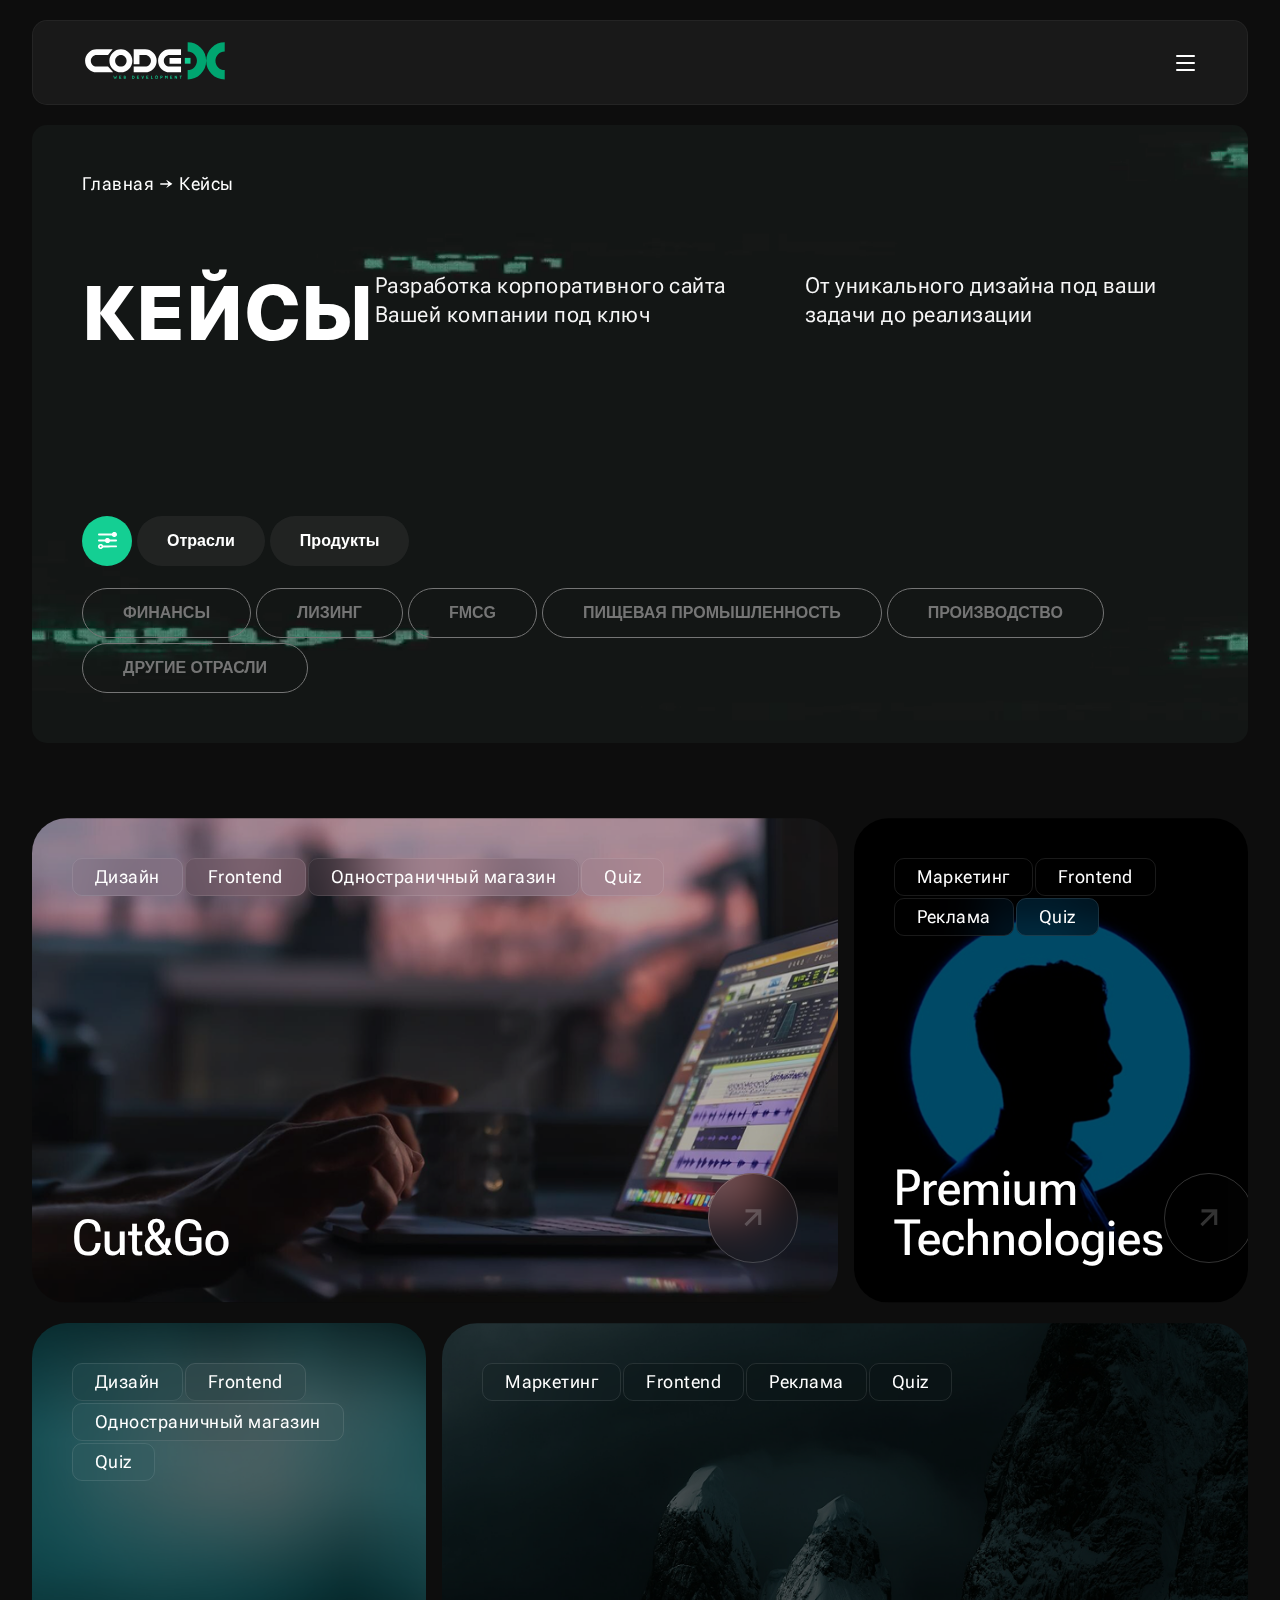
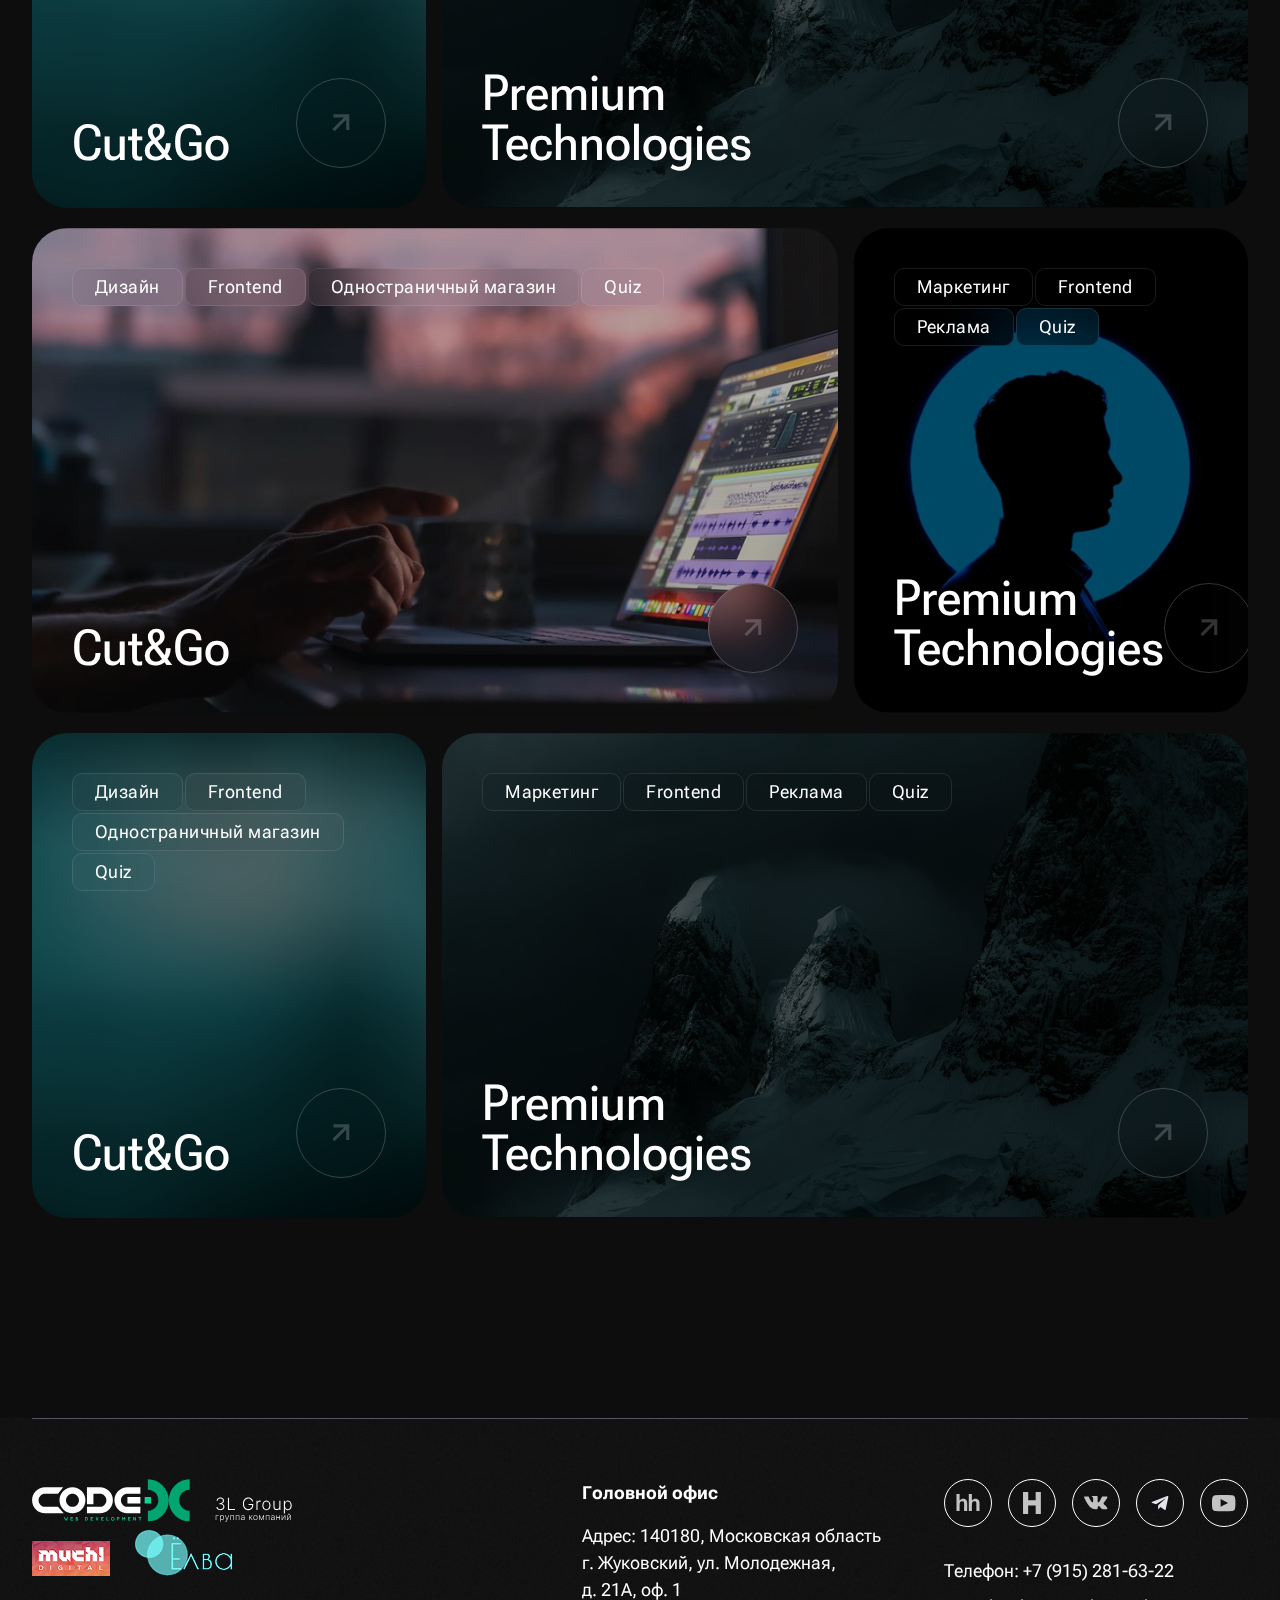
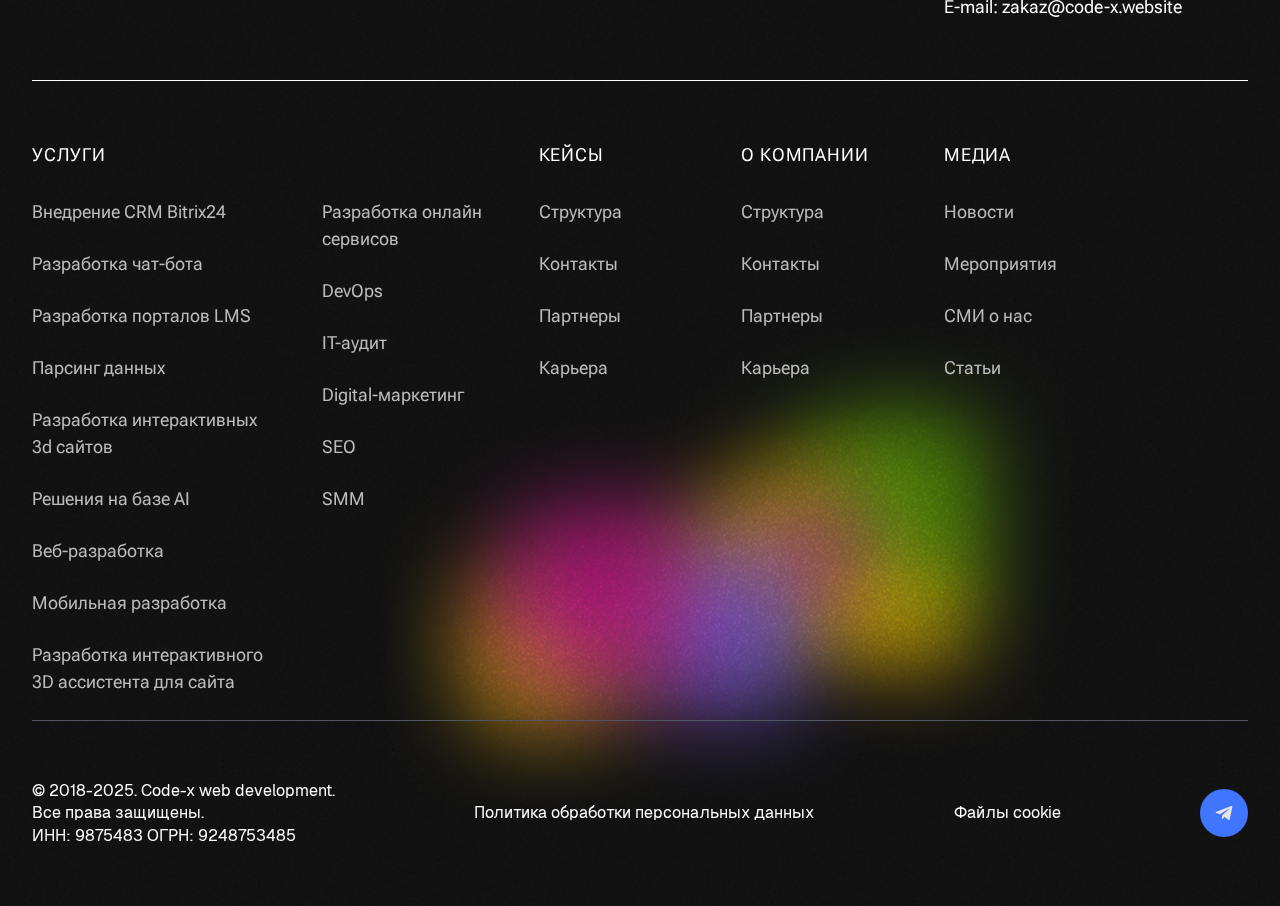
<file: cases.html>
<!DOCTYPE html>
<html lang="ru">
<head>
    <meta charset="UTF-8">
    <meta name="viewport" content="width=device-width, initial-scale=1.0">
    <title>Разработка корпоративного сайта</title>
    <link rel="icon" href="./img/logo.svg.svg" type="image/x-icon">
    <link rel="preconnect" href="https://fonts.googleapis.com">
    <link rel="preconnect" href="https://fonts.gstatic.com" crossorigin>
    <link href="https://fonts.googleapis.com/css2?family=Inter:ital,opsz,wght@0,14..32,100..900;1,14..32,100..900&display=swap" rel="stylesheet">
    <link rel="stylesheet" href="./css/grid.css">
    <link rel="stylesheet" href="https://cdn.jsdelivr.net/npm/swiper@11/swiper-bundle.min.css"/>
    <link rel="stylesheet" href="./css/style.css">
    <script src="https://cdn.jsdelivr.net/npm/gsap@3.12.7/dist/gsap.min.js" defer></script>
    <script src="https://cdn.jsdelivr.net/npm/swiper@11/swiper-bundle.min.js" defer></script>
    <script src="https://cdn.jsdelivr.net/npm/gsap@3.13.0/dist/gsap.min.js defer"></script>
    <script src="./js/main.js" defer></script>
</head>
<body>
    <main id="main">
        
        
        <!-- HEADER -->

        <header class="header container">
            <a href="/" class="header__logo"><img src="./img/logo.svg.svg" alt="code-x" class="header__logo-img"></a>

            <nav class="header__nav">
                <a href="./services.html" class="link header__nav-link">Что мы делаем</a>
                <a href="./company.html" class="link header__nav-link">Компания</a>
                <a href="./services.html" class="link header__nav-link">Кейсы</a>
                <a href="./contacts.html" class="link header__nav-link">Контакты</a>
            </nav>

            <div class="header__contacts">
                <a href="mailto:zakaz@code-x.website" class="link header__contacts-link">zakaz@code-x.website</a>
                <a href="tel:74954571825" class="link header__contacts-link">+7.495.457.18.25</a>
            </div>
            <!-- /.header__contacts -->
             
            <div class="header__socials">
                <a href="./404.html" class="header__socials-link"><img src="./img/telegram.svg" alt="telegram" class="header__socials-link-img"></a>
                <a href="./404.html" class="header__socials-link"><img src="./img/whatsapp.svg" alt="whatsapp" class="header__socials-link-img"></a>
            </div>
            <!-- /.header__socials -->

            <button class="header__burger"></button>
        </header>
        <!-- /.header -->


        <!-- CASES PROMO -->

        <section class="cases-promo container">

            <div class="company-promo__bg">
                <video class="company-promo__bg-video" autoplay="" muted="" loop="" playsinline="">
                    <source src="./img/company-promo-bg.mp4" type="video/mp4">
                </video>
            </div>

            <div class="breadcrumbs">
                <a href="./index.html" class="breadcrumbs__item">Главная</a>
                <span class="breadcrumbs__item">Кейсы</span>
            </div>
            <!-- /.breadcrumbs -->

            <div class="cases-promo__heading">
                <h1 class="cases-promo__title main-title">Кейсы</h1>

                <div class="cases-promo__info">
                    <span class="cases-promo__info-text main-text">Разработка корпоративного сайта Вашей компании под ключ</span>
                    <span class="cases-promo__info-text main-text">От уникального дизайна под ваши задачи до реализации </span>
                </div>
                <!-- /.cases-promo__info -->
            </div>
            <!-- /.cases-promo__content -->


            <div class="cases-promo__filters">

                <div class="cases-promo__filters-buttons">

                    <div class="cases-promo__filters-icon"></div>

                    <button class="cases-promo__filters-button">Отрасли</button>
                    <button class="cases-promo__filters-button">Продукты</button>

                </div>
                <!-- /.promo-cases__filter-buttons -->

                <div class="cases-promo__filters-list">
                    <button class="cases-promo__filters-item">финансы</button>
                    <button class="cases-promo__filters-item">Лизинг</button>
                    <button class="cases-promo__filters-item">FMCG</button>
                    <button class="cases-promo__filters-item">Пищевая промышленность</button>
                    <button class="cases-promo__filters-item">Производство</button>
                    <button class="cases-promo__filters-item">Другие отрасли</button>
                </div>
                <!-- /.cases-promo__filters-list -->

            </div>
            <!-- /.cases-promo__filters -->

        </section>
        <!-- /.cases-promo -->


        <!-- CASES CONTENT -->

        <section class="cases-content container">
            <div class="cases__cards">
                <a href="#" class="cases__card">
                    <div class="cases__card-tags">
                        <span class="cases__card-tag">Дизайн</span>
                        <span class="cases__card-tag">Frontend</span>
                        <span class="cases__card-tag">Одностраничный магазин</span>
                        <span class="cases__card-tag">Quiz</span>
                    </div>
                    <!-- /.cases__card-tags -->

                    <div class="cases__card-content">
                        <div class="cases__card-info">
                            <h3 class="cases__card-title">Cut&Go</h3>
                        </div>
                        <!-- /. cases__card-content -->

                        <div class="cases__link-arrow">
                            <svg width="18" height="18" viewBox="0 0 18 18" fill="none" xmlns="http://www.w3.org/2000/svg">
                                <path fill-rule="evenodd" clip-rule="evenodd" d="M14.1601 5.68428L2.62089 17.2235L0.407342 15.01L11.9466 3.47073L1.51338 3.47073L1.51486 0.340766L17.2901 0.340765L17.2901 16.116L14.1601 16.1175V5.68428Z" fill="#313131"></path>
                            </svg>
                        </div>

                    </div>
                    <!-- /.cases__card-content -->

                    <img src="./img/project01.png" alt="cut-go" class="cases__card-img">
                    
                </a>
                <!-- /.cases__card -->
                 
                <a href="#" class="cases__card">
                    <div class="cases__card-tags">
                        <span class="cases__card-tag">Маркетинг</span>
                        <span class="cases__card-tag">Frontend</span>
                        <span class="cases__card-tag">Реклама </span>
                        <span class="cases__card-tag">Quiz</span>
                    </div>
                    <!-- /.cases__card-tags -->

                    <div class="cases__card-content">
                        <div class="cases__card-info">
                            <h3 class="cases__card-title">Premium Technologies</h3>
                        </div>
                        <!-- /. cases__card-content -->

                        <div class="cases__link-arrow">
                            <svg width="18" height="18" viewBox="0 0 18 18" fill="none" xmlns="http://www.w3.org/2000/svg">
                                <path fill-rule="evenodd" clip-rule="evenodd" d="M14.1601 5.68428L2.62089 17.2235L0.407342 15.01L11.9466 3.47073L1.51338 3.47073L1.51486 0.340766L17.2901 0.340765L17.2901 16.116L14.1601 16.1175V5.68428Z" fill="#313131"></path>
                            </svg>
                        </div>

                    </div>
                    <!-- /.cases__card-content -->

                    <img src="./img/project02.png" alt="premium-technologies" class="cases__card-img">

                </a>
                <!-- /.cases__card -->

                <a href="#" class="cases__card">
                    <div class="cases__card-tags">
                        <span class="cases__card-tag">Дизайн</span>
                        <span class="cases__card-tag">Frontend</span>
                        <span class="cases__card-tag">Одностраничный магазин</span>
                        <span class="cases__card-tag">Quiz</span>
                    </div>
                    <!-- /.cases__card-tags -->

                    <div class="cases__card-content">
                        <div class="cases__card-info">
                            <h3 class="cases__card-title">Cut&Go</h3>
                        </div>
                        <!-- /. cases__card-content -->

                        <div class="cases__link-arrow">
                            <svg width="18" height="18" viewBox="0 0 18 18" fill="none" xmlns="http://www.w3.org/2000/svg">
                                <path fill-rule="evenodd" clip-rule="evenodd" d="M14.1601 5.68428L2.62089 17.2235L0.407342 15.01L11.9466 3.47073L1.51338 3.47073L1.51486 0.340766L17.2901 0.340765L17.2901 16.116L14.1601 16.1175V5.68428Z" fill="#313131"></path>
                            </svg>
                        </div>

                    </div>
                    <!-- /.cases__card-content -->

                    <img src="./img/project03.png" alt="premium-technologies" class="cases__card-img">

                </a>
                <!-- /.cases__card -->
                 
                <a href="#" class="cases__card">
                    <div class="cases__card-tags">
                        <span class="cases__card-tag">Маркетинг</span>
                        <span class="cases__card-tag">Frontend</span>
                        <span class="cases__card-tag">Реклама </span>
                        <span class="cases__card-tag">Quiz</span>
                    </div>
                    <!-- /.cases__card-tags -->

                    <div class="cases__card-content">
                        <div class="cases__card-info">
                            <h3 class="cases__card-title">Premium Technologies</h3>
                        </div>
                        <!-- /. cases__card-content -->

                        <div class="cases__link-arrow">
                            <svg width="18" height="18" viewBox="0 0 18 18" fill="none" xmlns="http://www.w3.org/2000/svg">
                                <path fill-rule="evenodd" clip-rule="evenodd" d="M14.1601 5.68428L2.62089 17.2235L0.407342 15.01L11.9466 3.47073L1.51338 3.47073L1.51486 0.340766L17.2901 0.340765L17.2901 16.116L14.1601 16.1175V5.68428Z" fill="#313131"></path>
                            </svg>
                        </div>

                    </div>
                    <!-- /.cases__card-content -->

                    <img src="./img/project04.png" alt="premium-technologies" class="cases__card-img">

                </a>
                <!-- /.cases__card -->

                <a href="#" class="cases__card">
                    <div class="cases__card-tags">
                        <span class="cases__card-tag">Дизайн</span>
                        <span class="cases__card-tag">Frontend</span>
                        <span class="cases__card-tag">Одностраничный магазин</span>
                        <span class="cases__card-tag">Quiz</span>
                    </div>
                    <!-- /.cases__card-tags -->

                    <div class="cases__card-content">
                        <div class="cases__card-info">
                            <h3 class="cases__card-title">Cut&Go</h3>
                        </div>
                        <!-- /. cases__card-content -->

                        <div class="cases__link-arrow">
                            <svg width="18" height="18" viewBox="0 0 18 18" fill="none" xmlns="http://www.w3.org/2000/svg">
                                <path fill-rule="evenodd" clip-rule="evenodd" d="M14.1601 5.68428L2.62089 17.2235L0.407342 15.01L11.9466 3.47073L1.51338 3.47073L1.51486 0.340766L17.2901 0.340765L17.2901 16.116L14.1601 16.1175V5.68428Z" fill="#313131"></path>
                            </svg>
                        </div>

                    </div>
                    <!-- /.cases__card-content -->

                    <img src="./img/project01.png" alt="cut-go" class="cases__card-img">
                    
                </a>
                <!-- /.cases__card -->
                 
                <a href="#" class="cases__card">
                    <div class="cases__card-tags">
                        <span class="cases__card-tag">Маркетинг</span>
                        <span class="cases__card-tag">Frontend</span>
                        <span class="cases__card-tag">Реклама </span>
                        <span class="cases__card-tag">Quiz</span>
                    </div>
                    <!-- /.cases__card-tags -->

                    <div class="cases__card-content">
                        <div class="cases__card-info">
                            <h3 class="cases__card-title">Premium Technologies</h3>
                        </div>
                        <!-- /. cases__card-content -->

                        <div class="cases__link-arrow">
                            <svg width="18" height="18" viewBox="0 0 18 18" fill="none" xmlns="http://www.w3.org/2000/svg">
                                <path fill-rule="evenodd" clip-rule="evenodd" d="M14.1601 5.68428L2.62089 17.2235L0.407342 15.01L11.9466 3.47073L1.51338 3.47073L1.51486 0.340766L17.2901 0.340765L17.2901 16.116L14.1601 16.1175V5.68428Z" fill="#313131"></path>
                            </svg>
                        </div>

                    </div>
                    <!-- /.cases__card-content -->

                    <img src="./img/project02.png" alt="premium-technologies" class="cases__card-img">

                </a>
                <!-- /.cases__card -->

                <a href="#" class="cases__card">
                    <div class="cases__card-tags">
                        <span class="cases__card-tag">Дизайн</span>
                        <span class="cases__card-tag">Frontend</span>
                        <span class="cases__card-tag">Одностраничный магазин</span>
                        <span class="cases__card-tag">Quiz</span>
                    </div>
                    <!-- /.cases__card-tags -->

                    <div class="cases__card-content">
                        <div class="cases__card-info">
                            <h3 class="cases__card-title">Cut&Go</h3>
                        </div>
                        <!-- /. cases__card-content -->

                        <div class="cases__link-arrow">
                            <svg width="18" height="18" viewBox="0 0 18 18" fill="none" xmlns="http://www.w3.org/2000/svg">
                                <path fill-rule="evenodd" clip-rule="evenodd" d="M14.1601 5.68428L2.62089 17.2235L0.407342 15.01L11.9466 3.47073L1.51338 3.47073L1.51486 0.340766L17.2901 0.340765L17.2901 16.116L14.1601 16.1175V5.68428Z" fill="#313131"></path>
                            </svg>
                        </div>

                    </div>
                    <!-- /.cases__card-content -->

                    <img src="./img/project03.png" alt="premium-technologies" class="cases__card-img">

                </a>
                <!-- /.cases__card -->
                 
                <a href="#" class="cases__card">
                    <div class="cases__card-tags">
                        <span class="cases__card-tag">Маркетинг</span>
                        <span class="cases__card-tag">Frontend</span>
                        <span class="cases__card-tag">Реклама </span>
                        <span class="cases__card-tag">Quiz</span>
                    </div>
                    <!-- /.cases__card-tags -->

                    <div class="cases__card-content">
                        <div class="cases__card-info">
                            <h3 class="cases__card-title">Premium Technologies</h3>
                        </div>
                        <!-- /. cases__card-content -->

                        <div class="cases__link-arrow">
                            <svg width="18" height="18" viewBox="0 0 18 18" fill="none" xmlns="http://www.w3.org/2000/svg">
                                <path fill-rule="evenodd" clip-rule="evenodd" d="M14.1601 5.68428L2.62089 17.2235L0.407342 15.01L11.9466 3.47073L1.51338 3.47073L1.51486 0.340766L17.2901 0.340765L17.2901 16.116L14.1601 16.1175V5.68428Z" fill="#313131"></path>
                            </svg>
                        </div>

                    </div>
                    <!-- /.cases__card-content -->

                    <img src="./img/project04.png" alt="premium-technologies" class="cases__card-img">

                </a>
                <!-- /.cases__card -->

            </div>
            <!-- /.cases__cards -->
        </section>
        <!-- /.cases-content -->
        

        <footer class="footer section">
            <div class="container">
                <div class="footer__heading row between-xs container">
                    <div class="footer__logos">
                        <a href="#" class="footer__logo-link"><img src="./img/footer-logo.svg" alt="" class="footer__logo-img"></a>
                        <a href="#" class="footer__logo-link"><img src="./img/3l.svg" alt="" class="footer__logo-img"></a>
                        <a href="#" class="footer__logo-link"><img src="./img/muchi.png" alt="" class="footer__logo-img"></a>
                        <a href="#" class="footer__logo-link"><img src="./img/elva.png" alt="" class="footer__logo-img"></a>
                    </div>
                    <!-- /.footer__logos -->
    
                    <div class="footer__location col-md-3 col-md-offset-2">
                        <h3 class="footer__location-title">Головной офис</h3>
                        <span class="footer__location-text">Адрес: 140180, Московская область г.&nbsp;Жуковский, ул. Молодежная, д. 21А, оф. 1</span>
                    </div>
                    <!-- /.footer__location -->
    
                    <div class="footer__contacts col-xs-7 col-sm-5 col-md-3">
                        <div class="footer__socials">
                            <a href="#" class="footer__socials-link"><img src="./img/hh.svg" alt="" class="footer__socials-img"></a>
                            <a href="#" class="footer__socials-link"><img src="./img/h.svg" alt="" class="footer__socials-img"></a>
                            <a href="#" class="footer__socials-link"><img src="./img/vk.png" alt="" class="footer__socials-img"></a>
                            <a href="#" class="footer__socials-link"><img src="./img/telegram.svg" alt="" class="footer__socials-img"></a>
                            <a href="#" class="footer__socials-link"><img src="./img/youtube.png" alt="" class="footer__socials-img"></a>
                        </div>
                        <!-- /.footer__socials -->
                        <div class="footer__contacts-links">
                            <a href="#" class="footer__contacts-link">Телефон: +7 (915) 281-63-22</a>
                            <a href="#" class="footer__contacts-link">E-mail: zakaz@code-x.website</a>
                        </div>
                        <!-- /.footer__contacts-links -->
                    </div>
                    <!-- /.footer__contacts -->
    
                </div>
                <!-- /.footer__heading row container -->
    
                <div class="footer__nav row between-md start-lg">
                    <div class="footer__nav-block col-lg-5">
                        <h3 class="footer__nav-title">Услуги</h3>
                        <nav class="footer__nav-links">
                            <a href="#" class="footer__nav-link">Внедрение CRM Bitrix24</a>
                            <a href="#" class="footer__nav-link">Разработка чат-бота</a>
                            <a href="#" class="footer__nav-link">Разработка порталов LMS</a>
                            <a href="#" class="footer__nav-link">Парсинг данных</a>
                            <a href="#" class="footer__nav-link">Разработка интерактивных 3d сайтов</a>
                            <a href="#" class="footer__nav-link">Решения на базе AI</a>
                            <a href="#" class="footer__nav-link">Веб-разработка</a>
                            <a href="#" class="footer__nav-link">Мобильная разработка</a>
                            <a href="#" class="footer__nav-link">Разработка интерактивного 3D ассистента для сайта</a>
                            <a href="#" class="footer__nav-link">Разработка онлайн сервисов</a>
                            <a href="#" class="footer__nav-link">DevOps</a>
                            <a href="#" class="footer__nav-link">IT-аудит</a>
                            <a href="#" class="footer__nav-link">Digital-маркетинг</a>
                            <a href="#" class="footer__nav-link">SEO</a>
                            <a href="#" class="footer__nav-link">SMM</a>

                        </nav>
                        <!-- /.footer__nav-links -->
                    </div>
                    <!-- /.footer__nav-block -->
                    
                    <div class="footer__nav-block col-lg-2">
                        <h3 class="footer__nav-title">Кейсы</h3>
                        <nav class="footer__nav-links">
                            <a href="#" class="footer__nav-link">Структура</a>
                            <a href="#" class="footer__nav-link">Контакты</a>
                            <a href="#" class="footer__nav-link">Партнеры</a>
                            <a href="#" class="footer__nav-link">Карьера</a>
                        </nav>
                        <!-- /.footer__nav-links -->
                    </div>
                    <!-- /.footer__nav-block -->
                    
                    <div class="footer__nav-block col-lg-2">
                        <h3 class="footer__nav-title">О компании</h3>
                        <nav class="footer__nav-links">
                            <a href="#" class="footer__nav-link">Структура</a>
                            <a href="#" class="footer__nav-link">Контакты</a>
                            <a href="#" class="footer__nav-link">Партнеры</a>
                            <a href="#" class="footer__nav-link">Карьера</a>
                        </nav>
                        <!-- /.footer__nav-links -->
                    </div>
                    <!-- /.footer__nav-block -->
                    
                    <div class="footer__nav-block col-lg-2">
                        <h3 class="footer__nav-title">Медиа</h3>
                        <nav class="footer__nav-links">
                            <a href="#" class="footer__nav-link">Новости</a>
                            <a href="#" class="footer__nav-link">Мероприятия</a>
                            <a href="#" class="footer__nav-link">СМИ о нас</a>
                            <a href="#" class="footer__nav-link">Статьи</a>
                        </nav>
                        <!-- /.footer__nav-links -->
                    </div>
                    <!-- /.footer__nav-block -->
                    
                </div>
                <!-- /.footer__nav -->
    
                <div class="footer__info row between-sm middle-xs">
                    <div class="footer__info-company">
                        <span class="footer__info-text">© 2018-2025.  Code-x web development.</span>
                        <span class="footer__info-text">Все права защищены.</span>
                        <span class="footer__info-text">ИНН: 9875483 ОГРН: 9248753485</span>
                    </div>
                    <!-- /.footer__info-company -->
                    <a href="#" class="footer__info-link footer__info-text">Политика обработки персональных данных</a>
                    <a href="#" class="footer__info-link footer__info-text">Файлы cookie</a>
                    <a href="#" class="footer__info-social"></a>
                </div>
                <!-- /.footer__info -->

            </div>
            <!-- /.container -->

        </footer>
        <!-- /.footer -->

    </main>
</body>
</html>
</file>
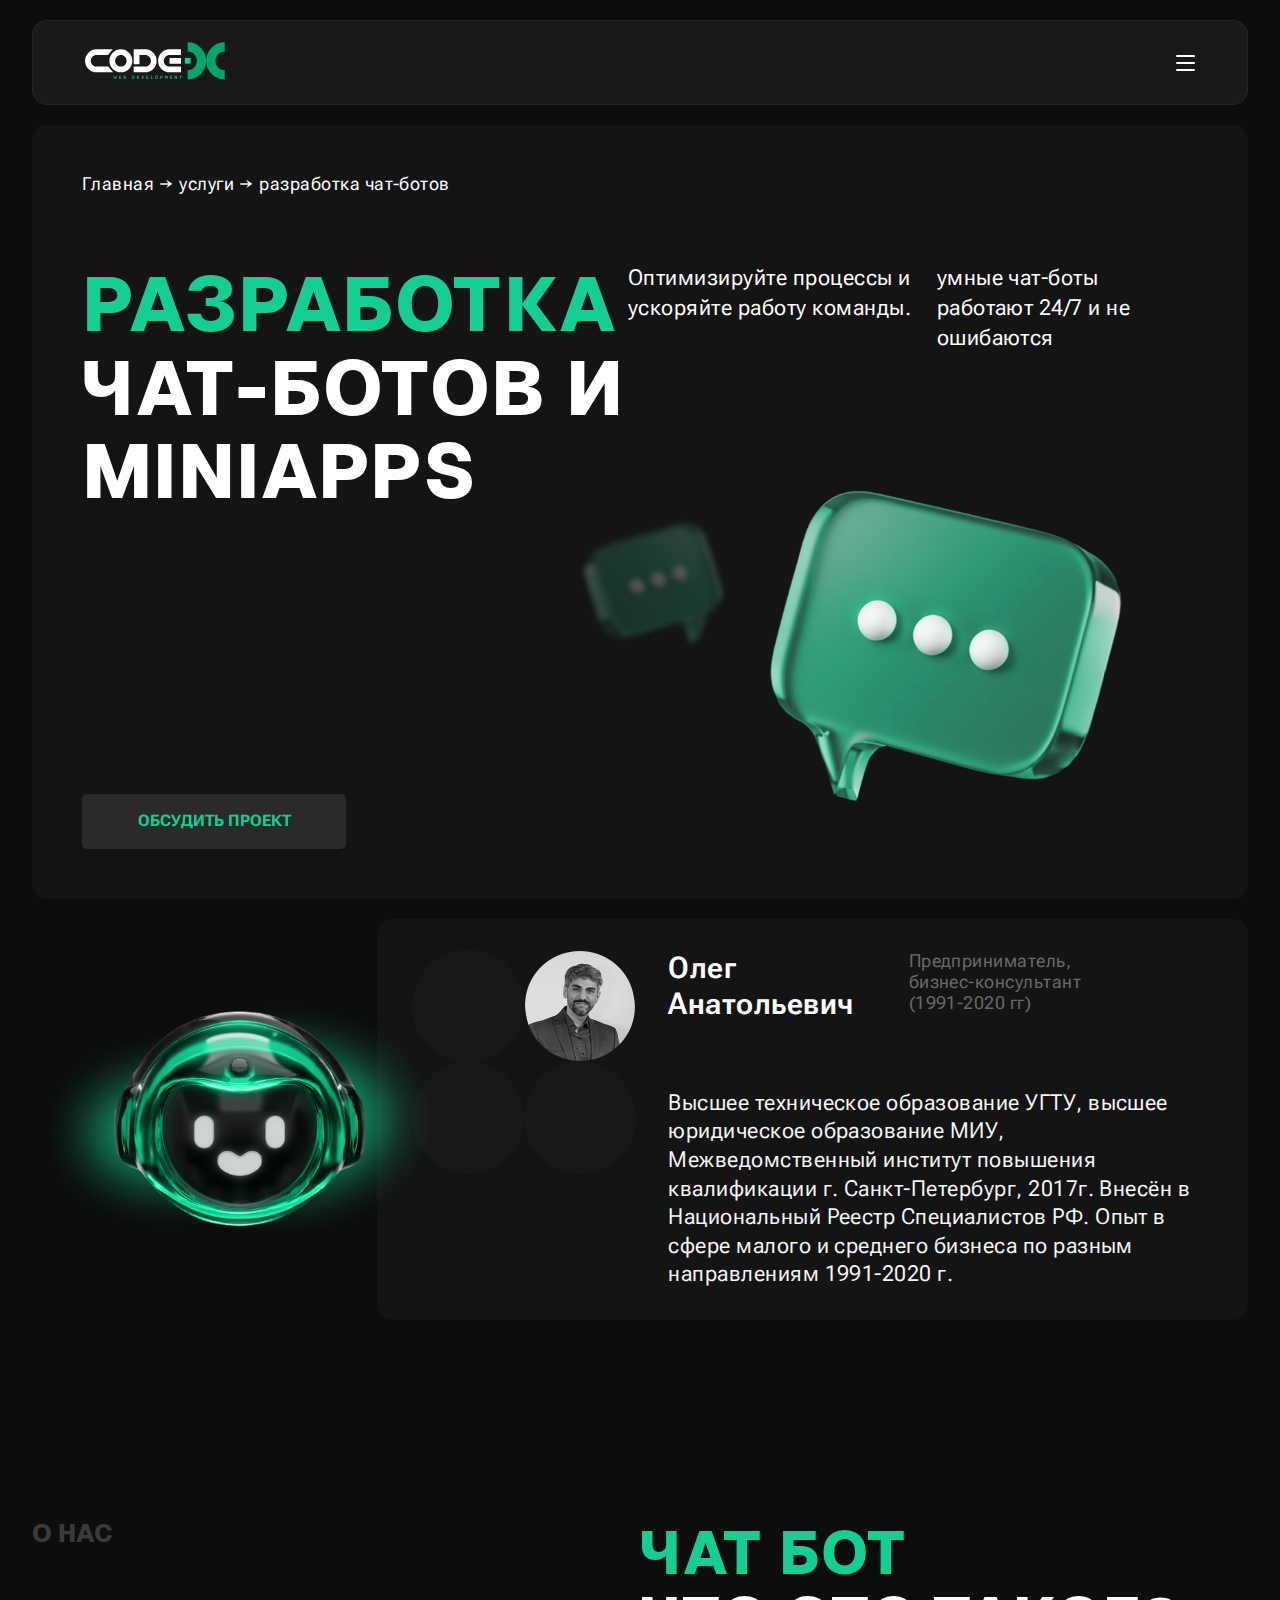
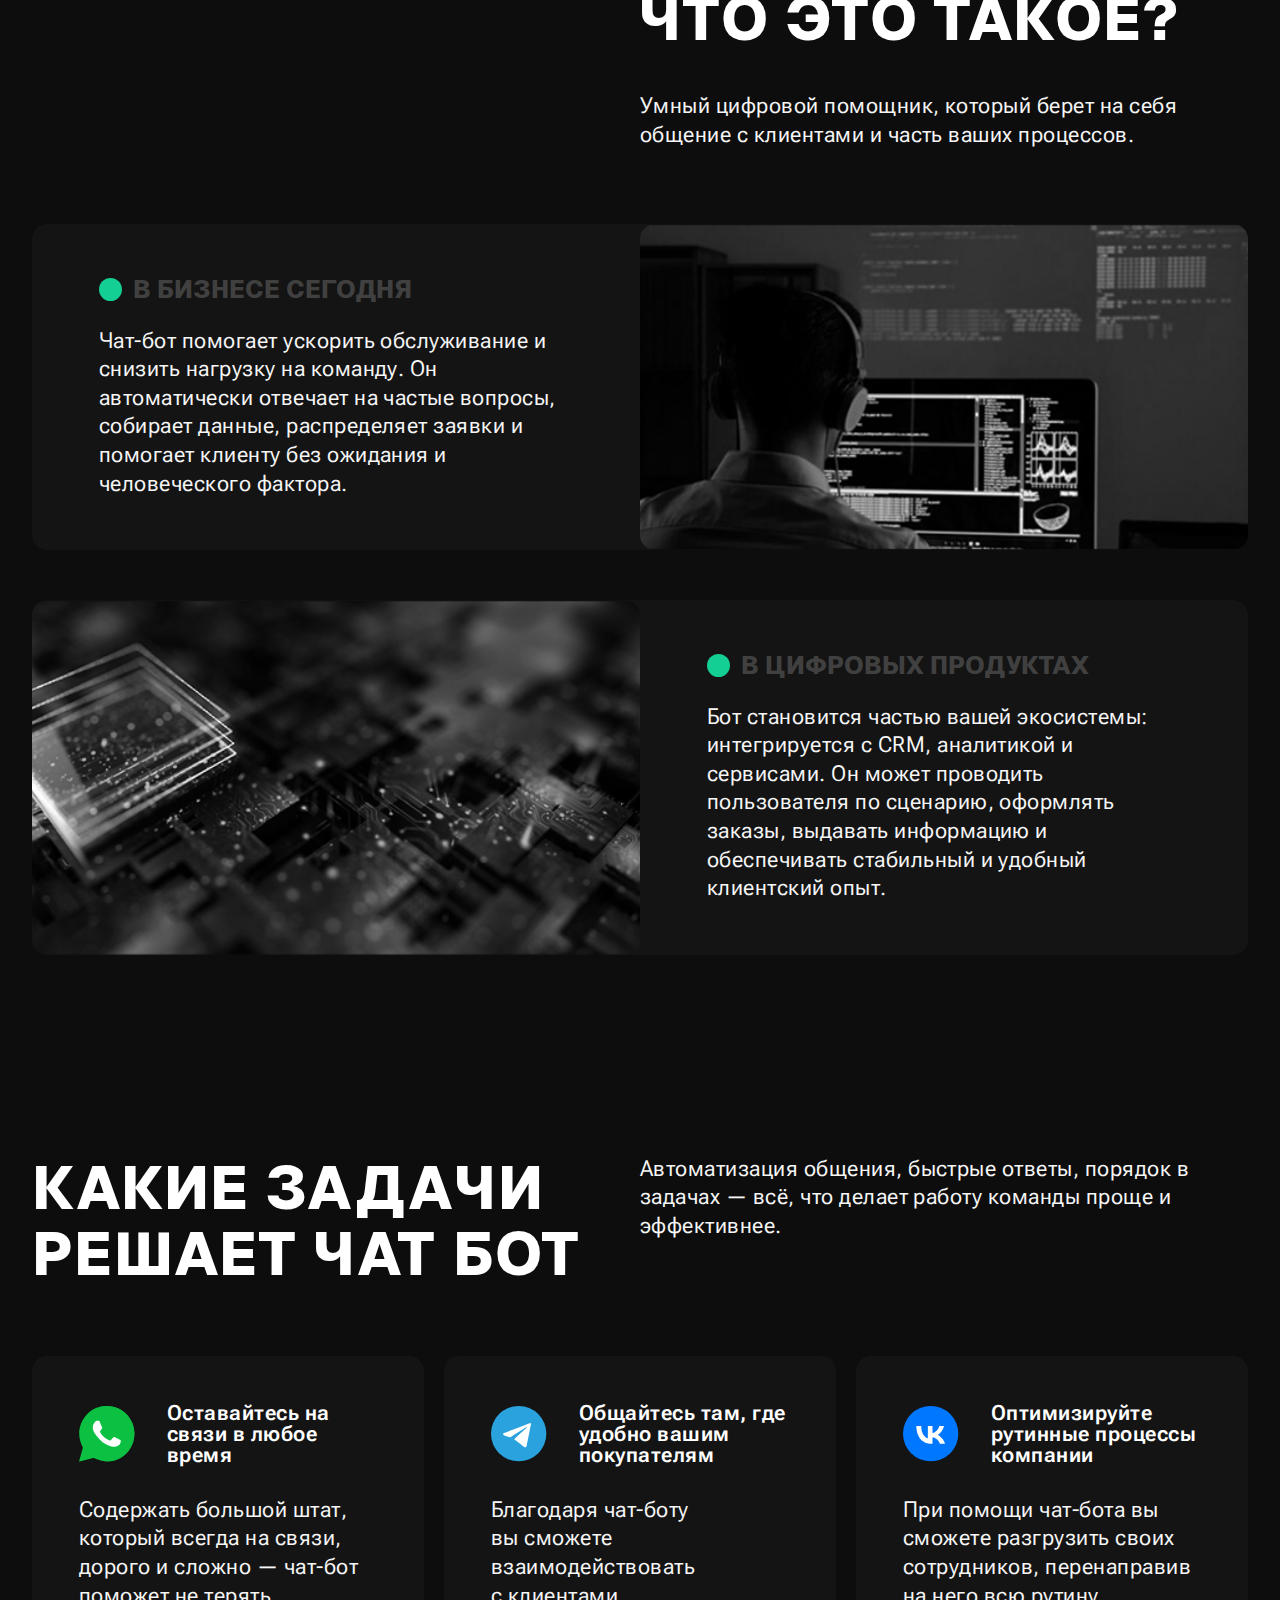
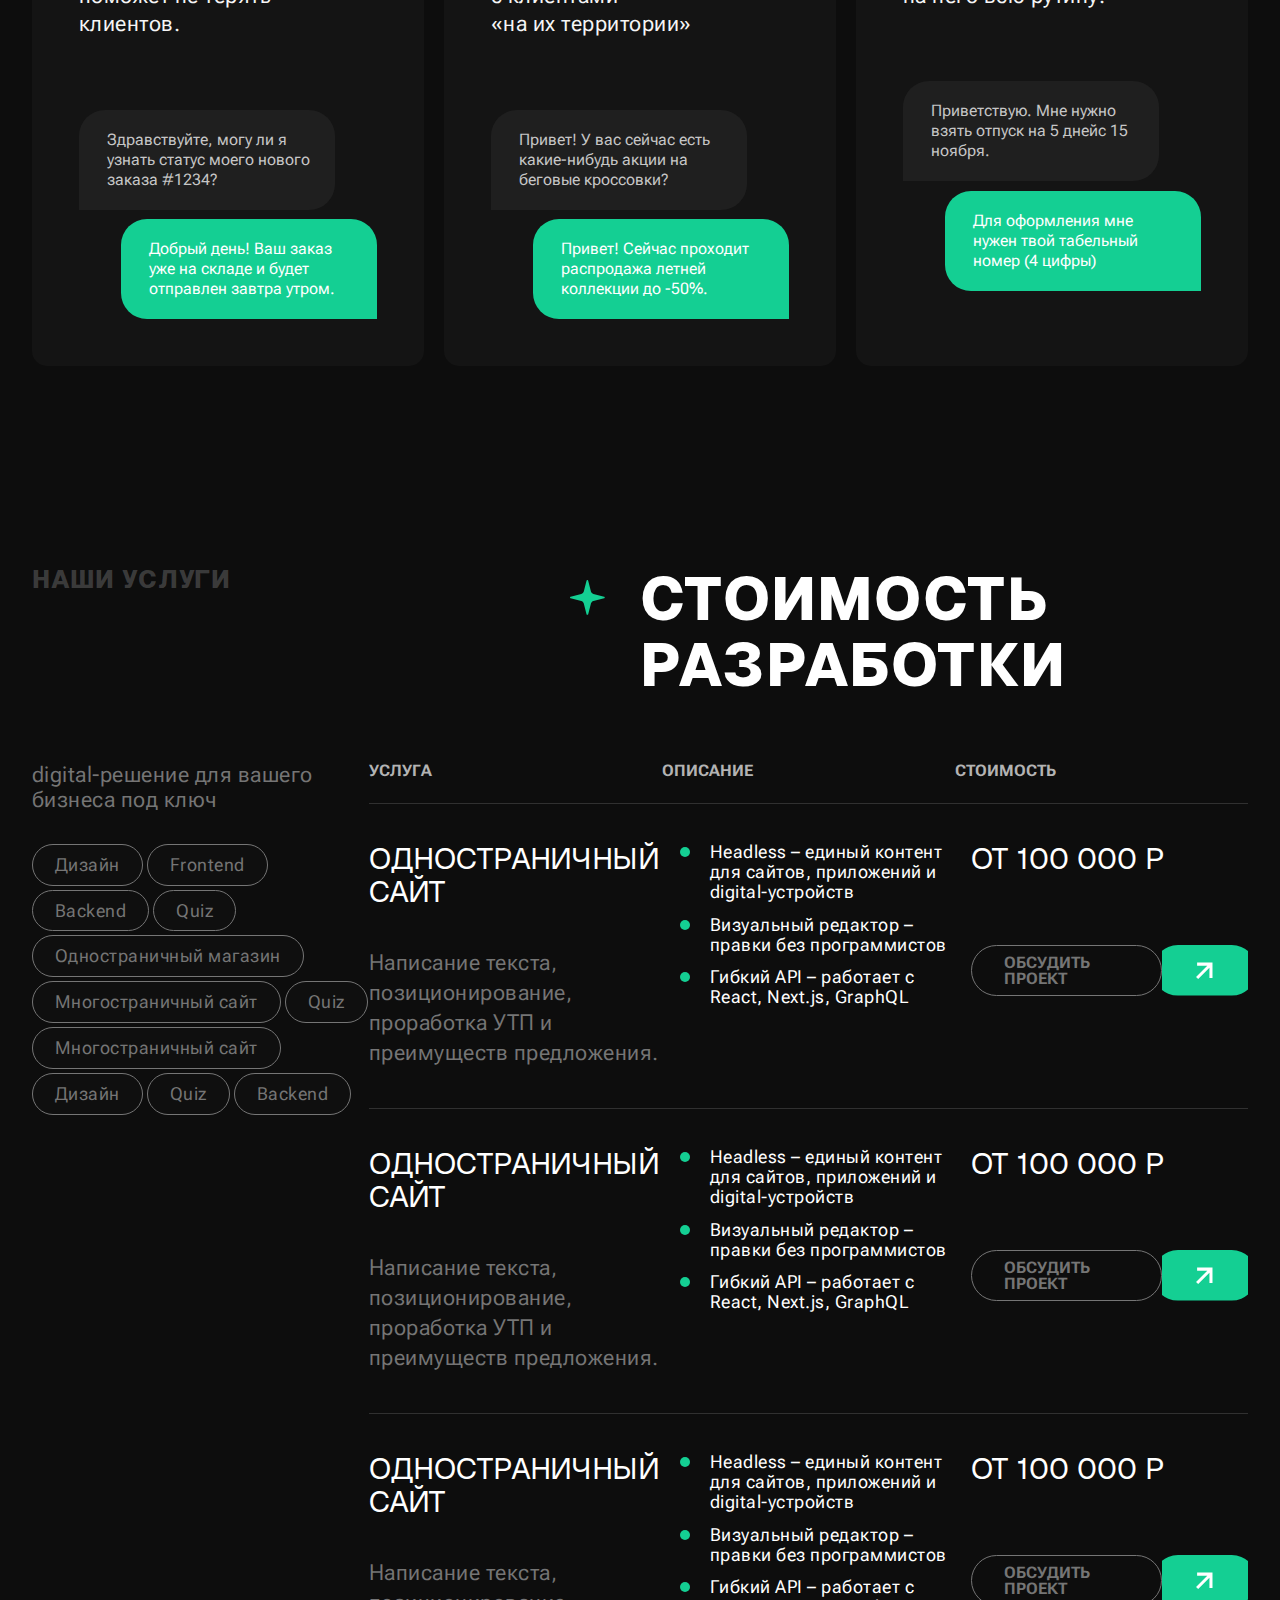
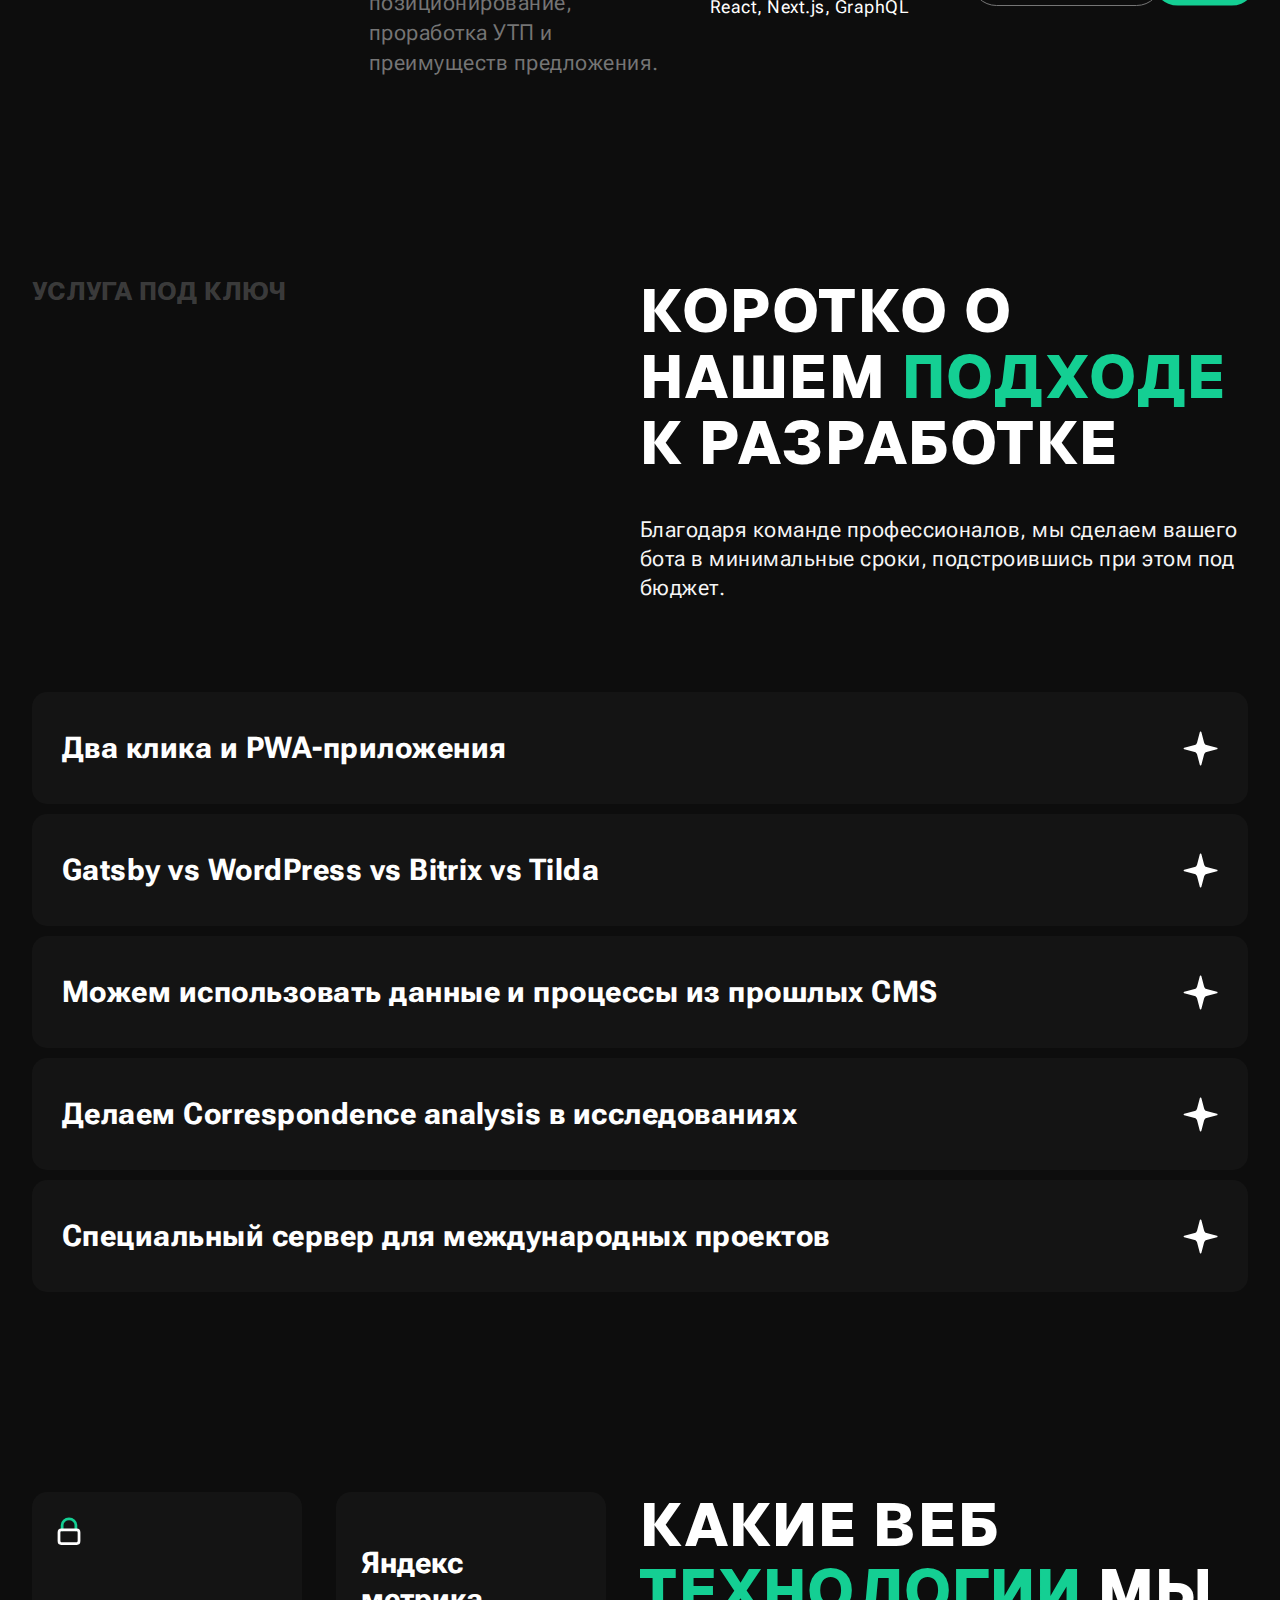
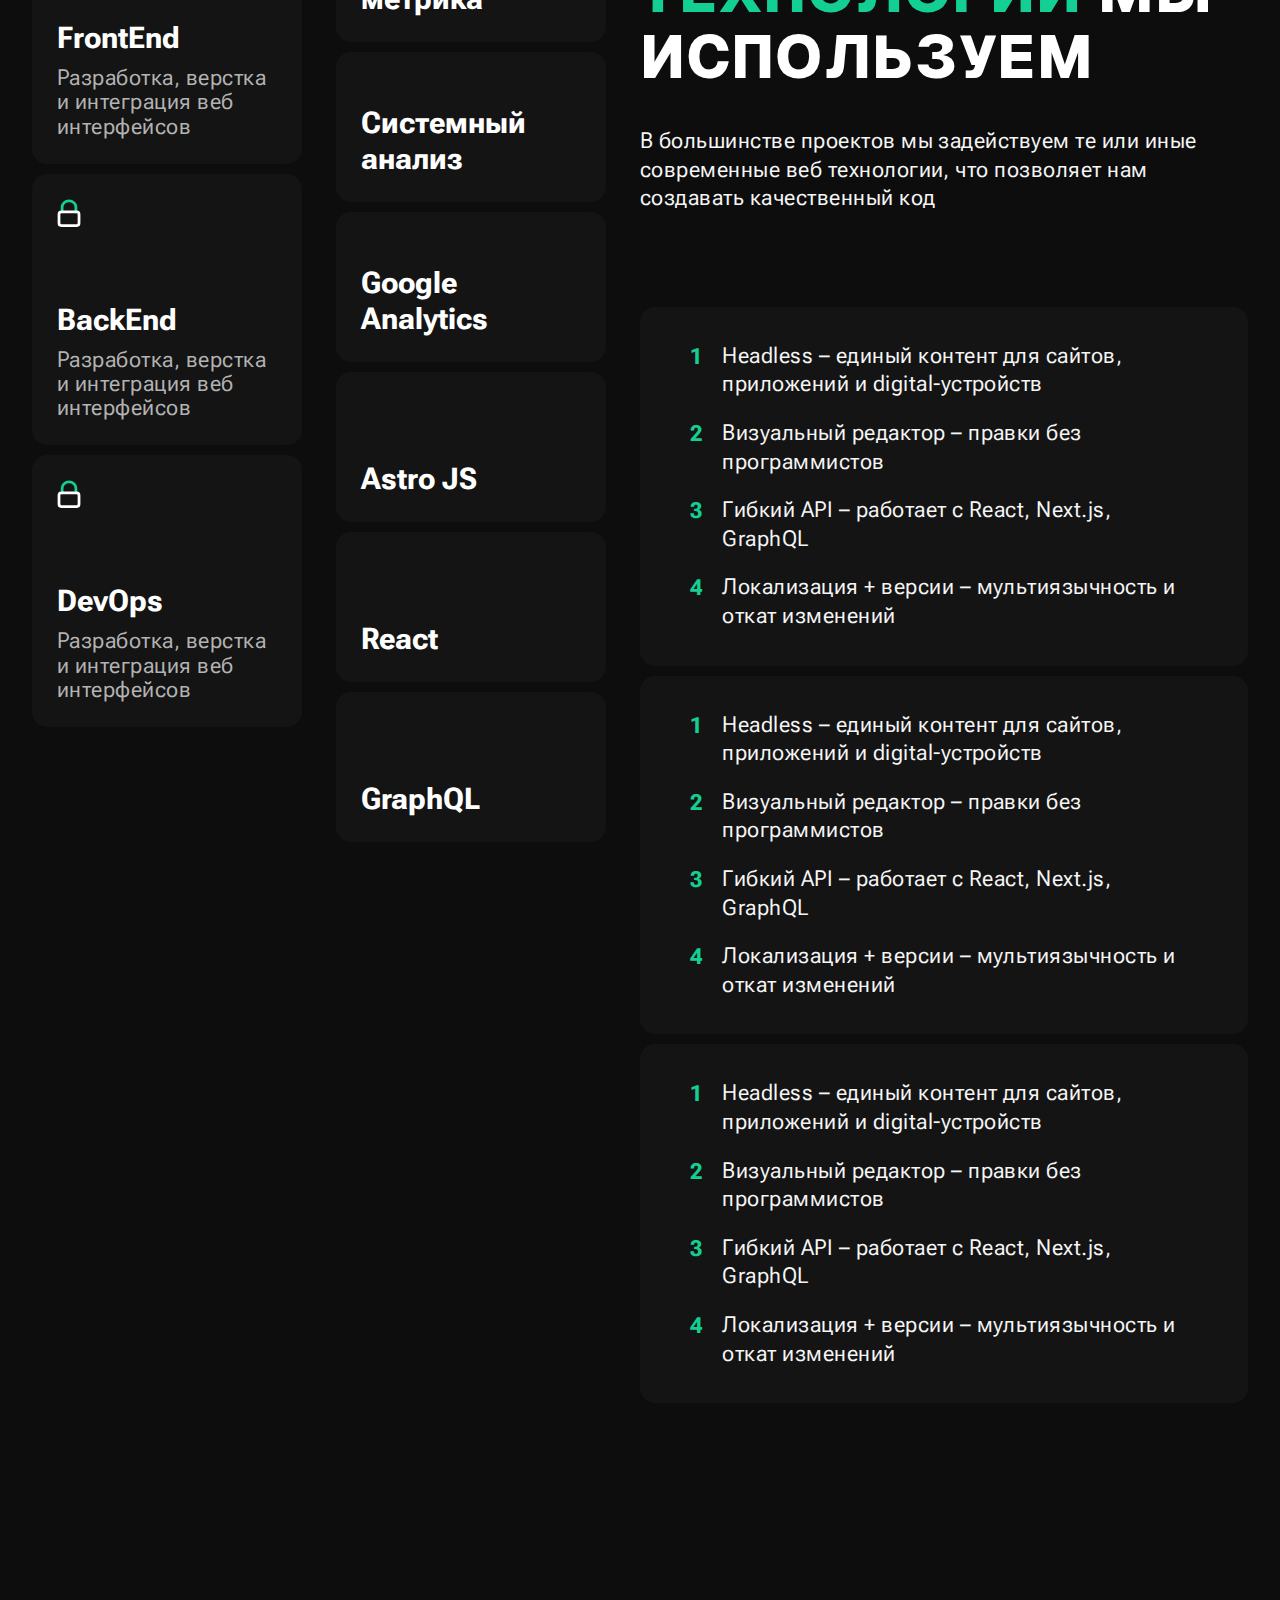
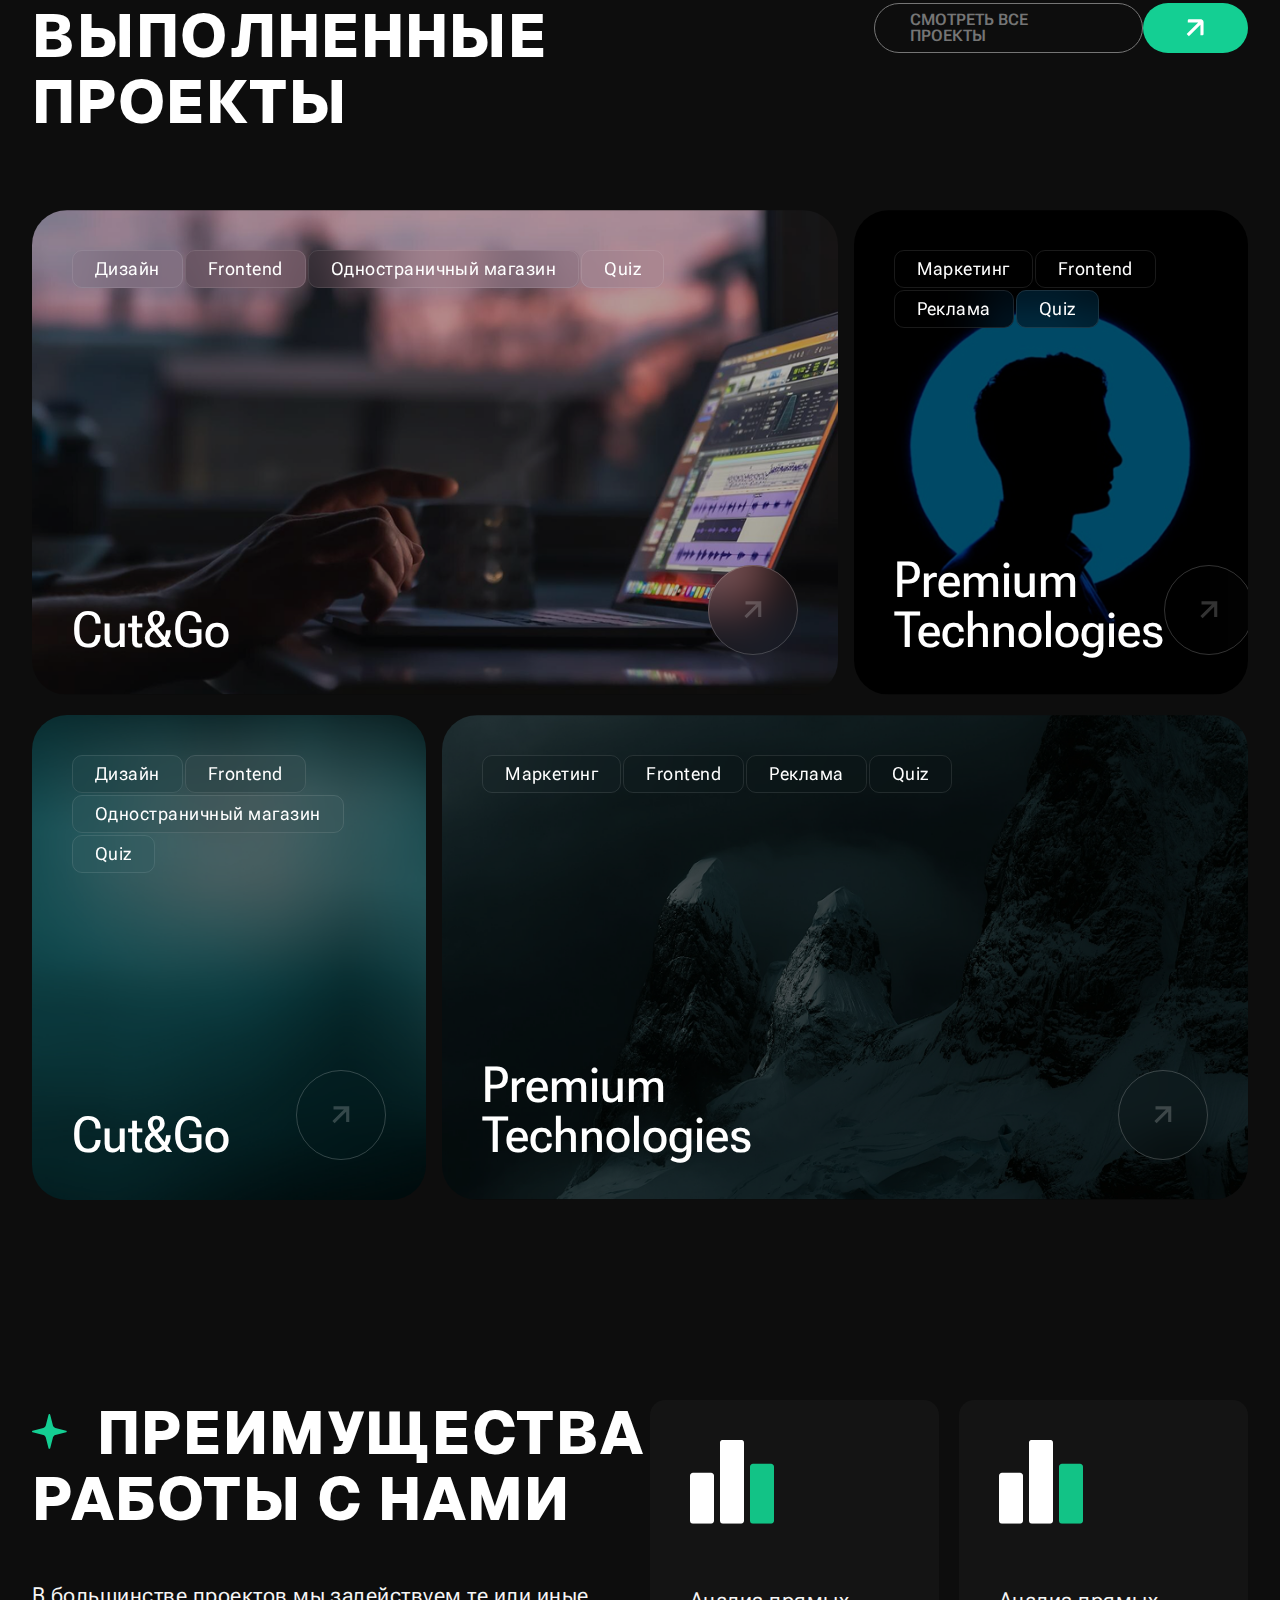
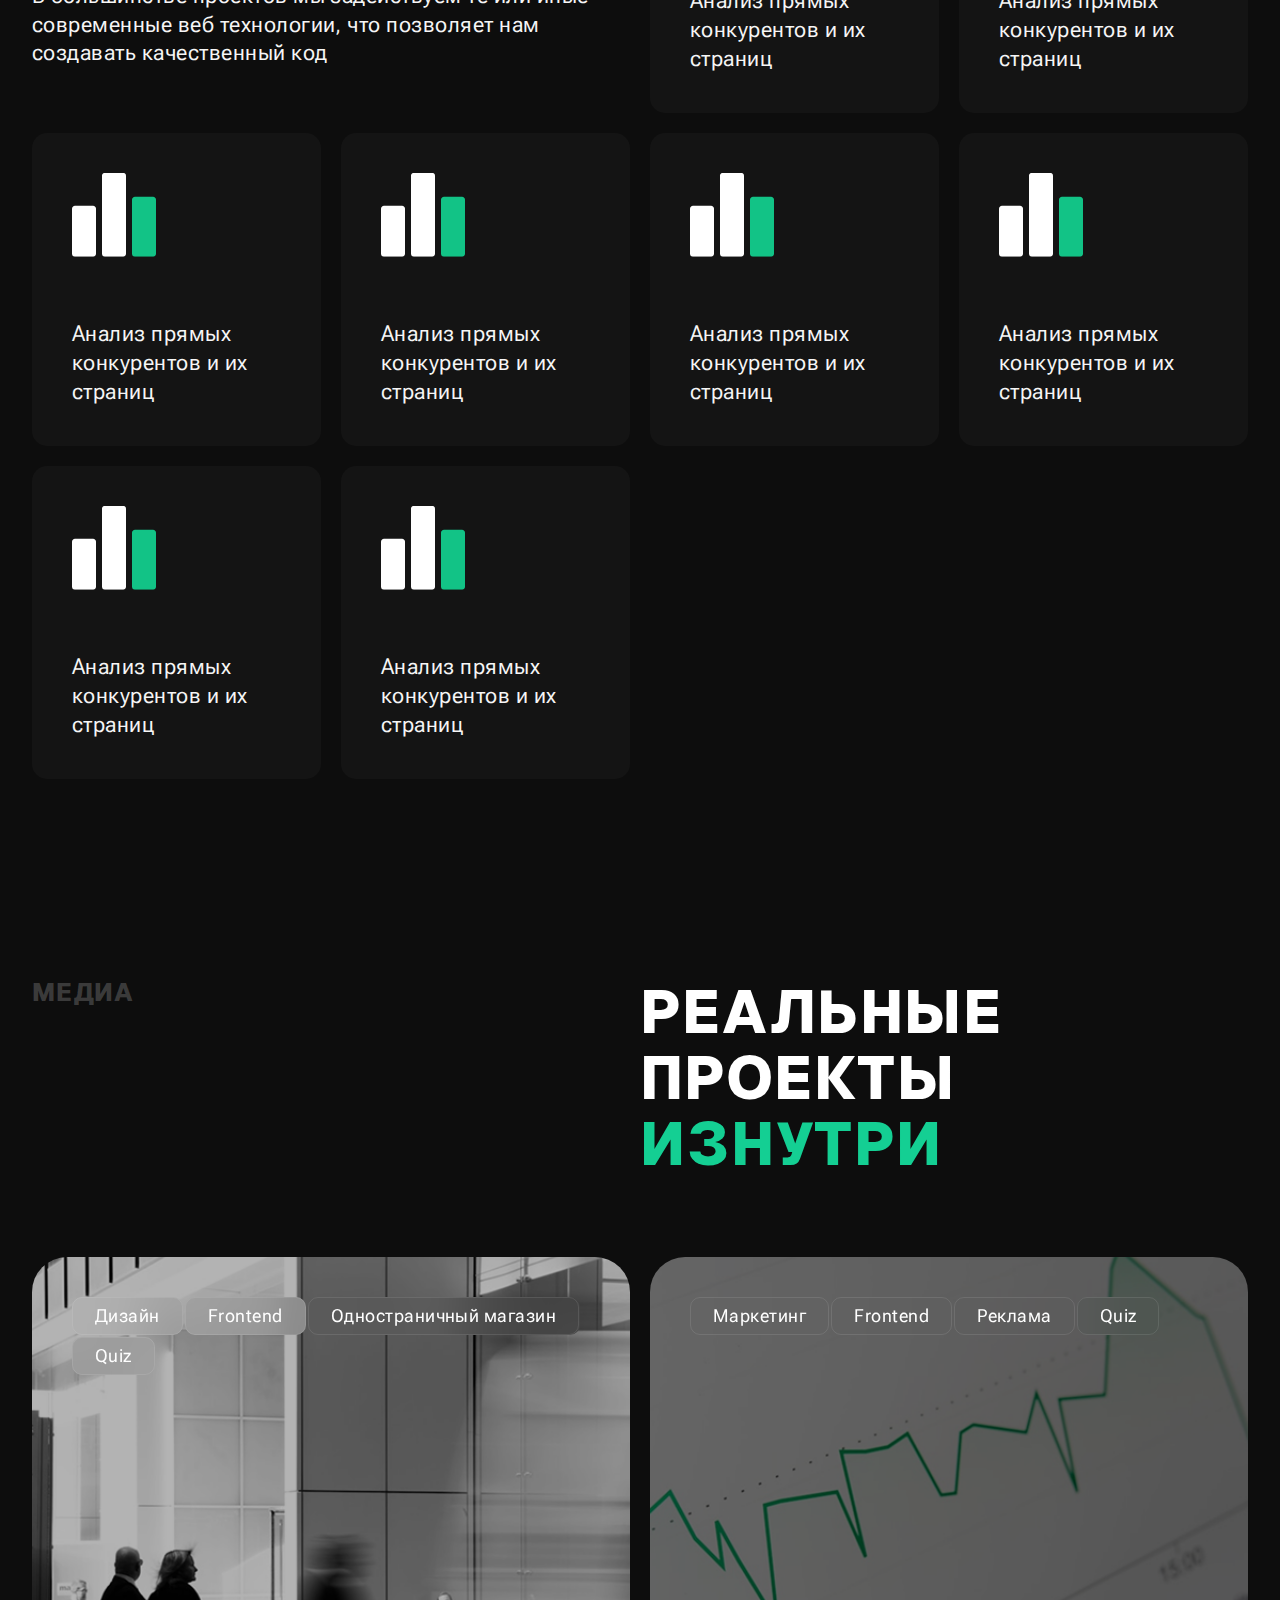
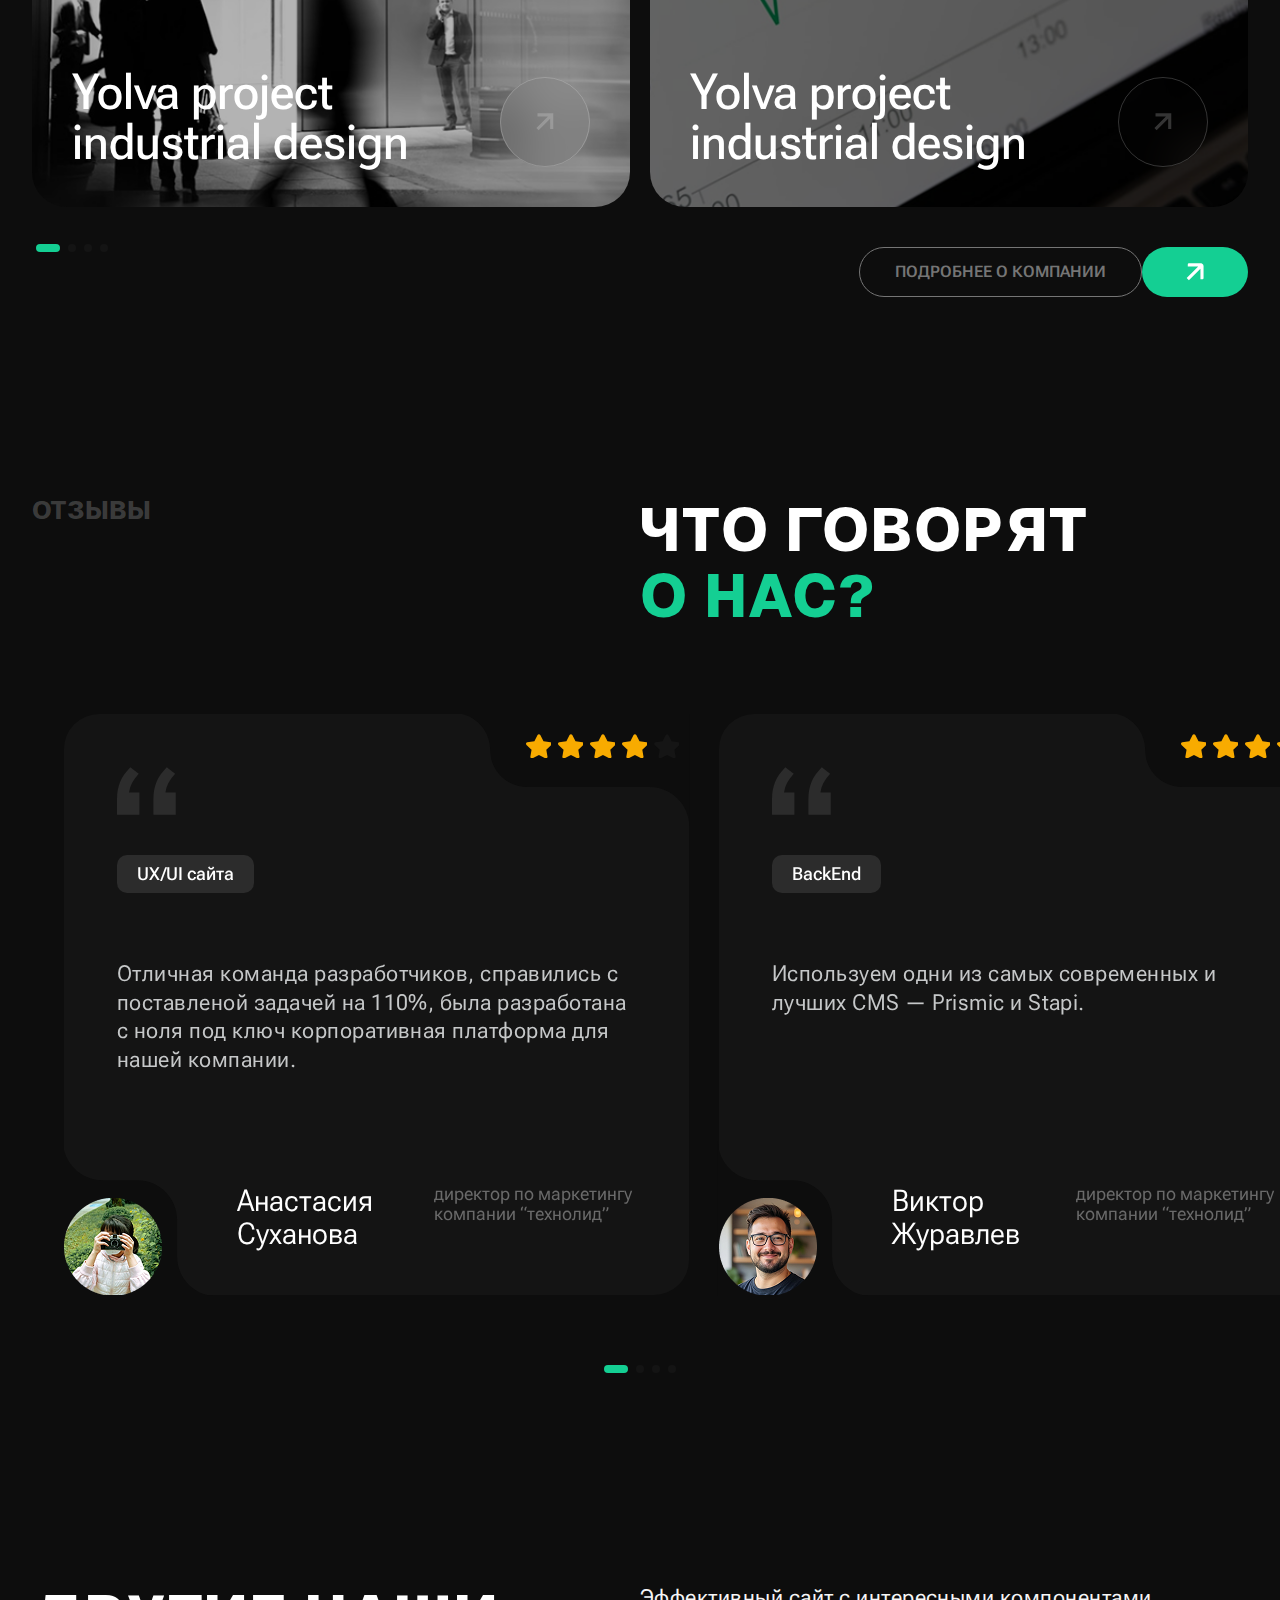
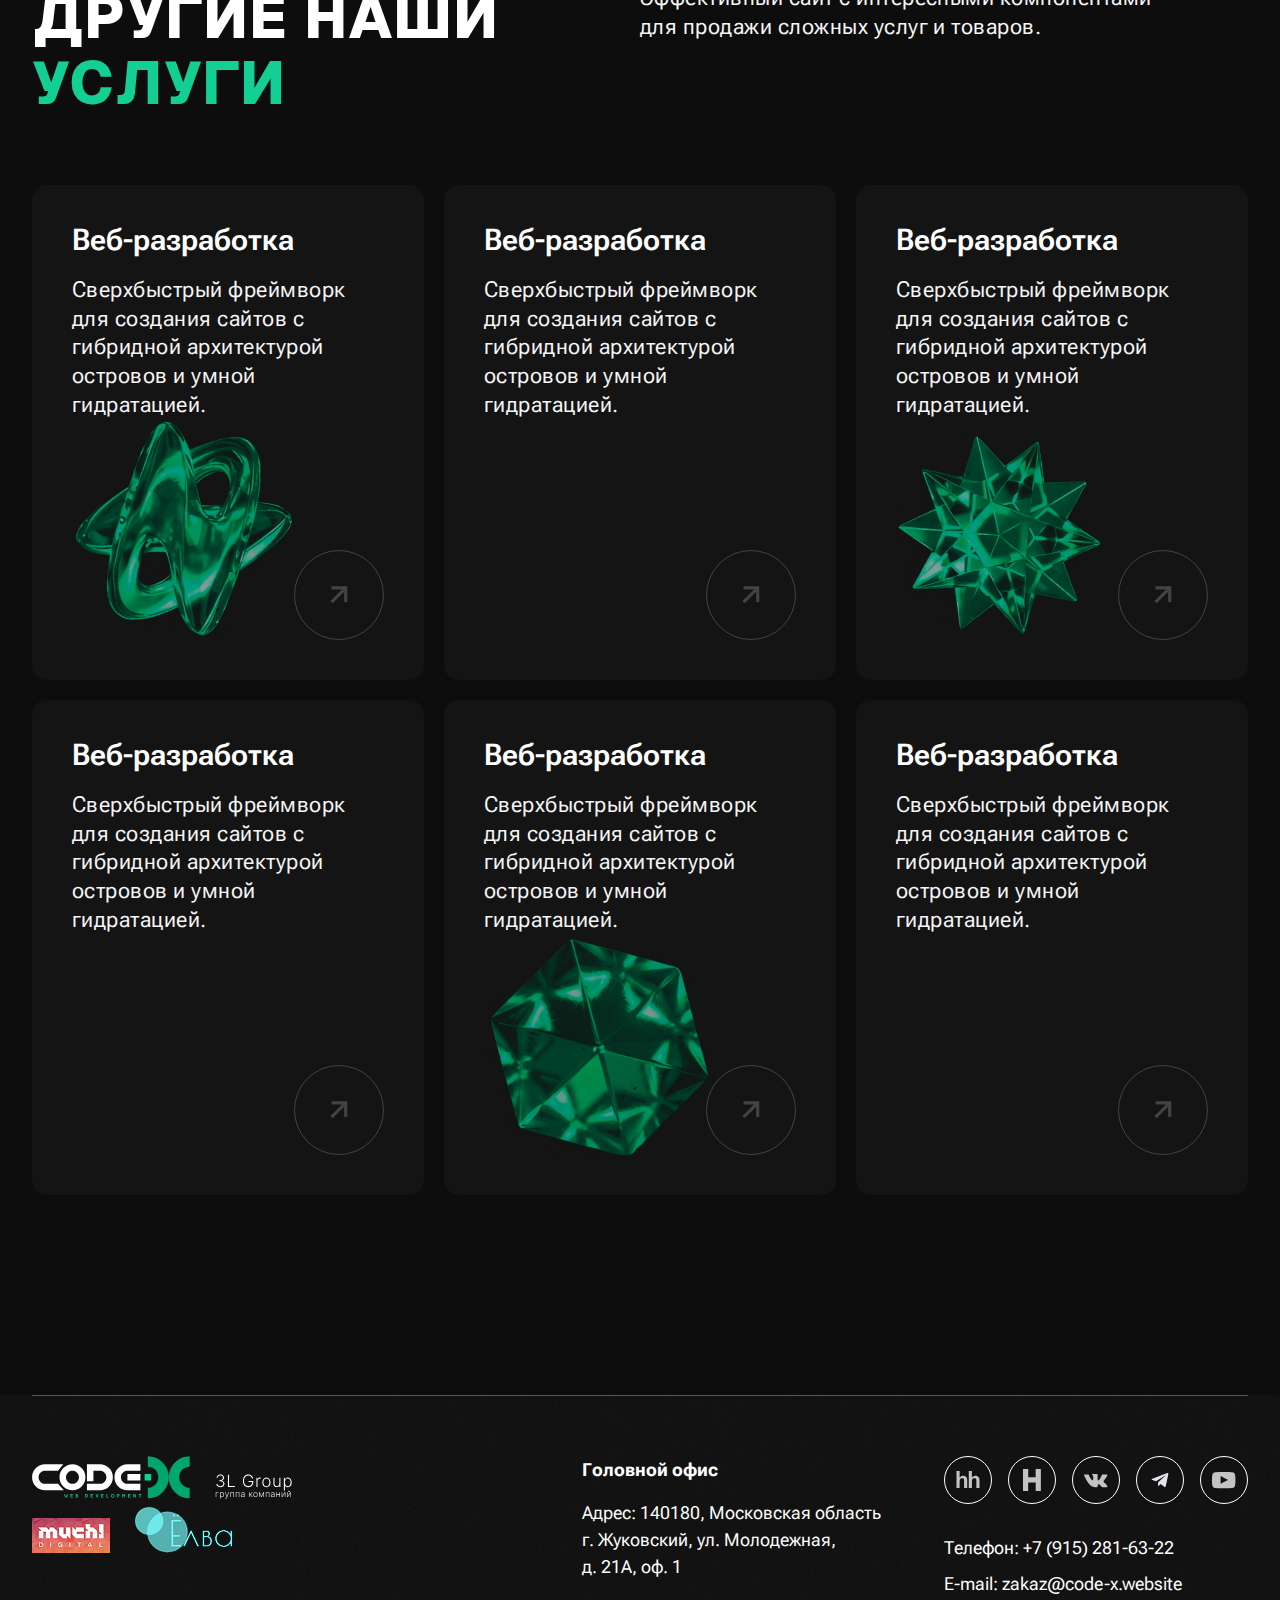
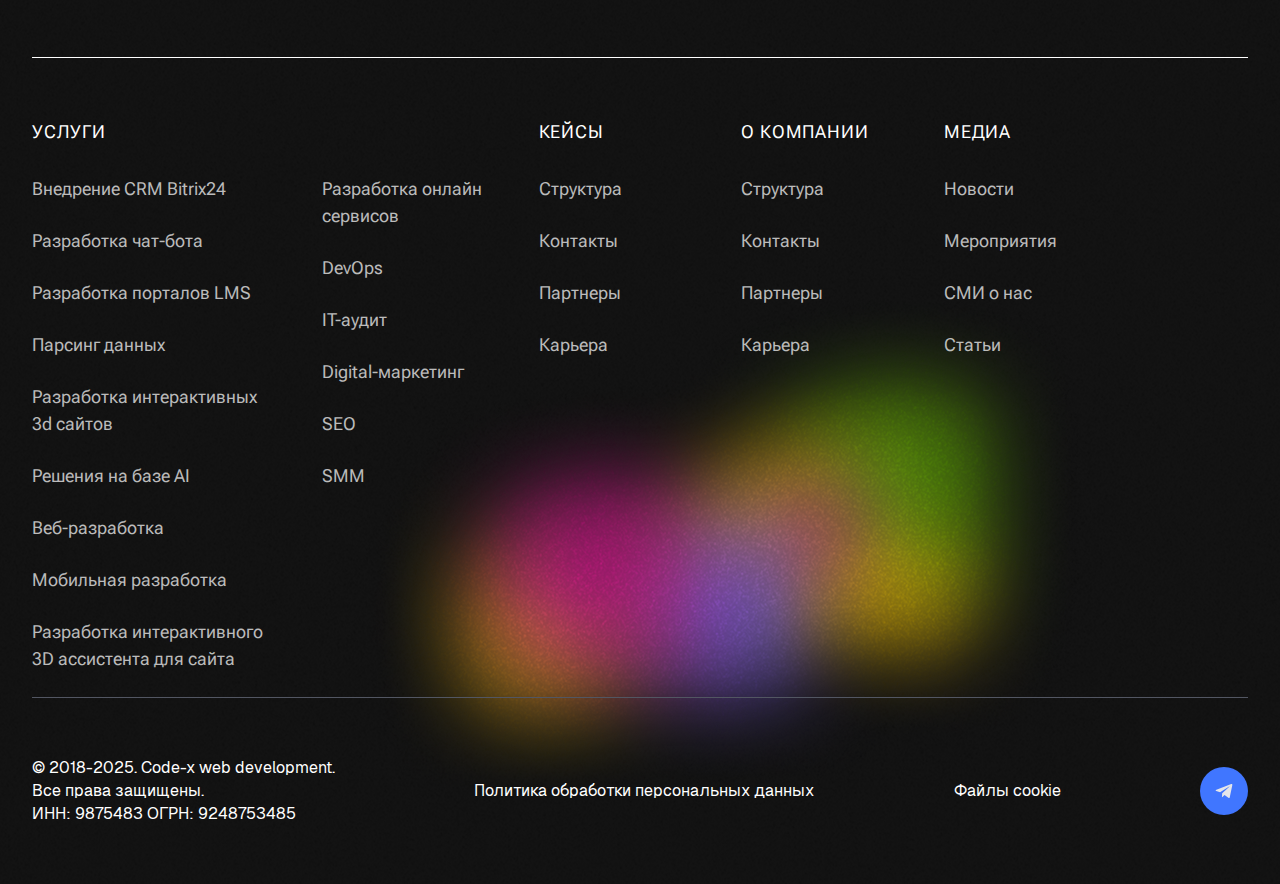
<file: chatbots-development.html>
<!DOCTYPE html>
<html lang="ru">
<head>
    <meta charset="UTF-8">
    <meta name="viewport" content="width=device-width, initial-scale=1.0">
    <title>Разработка корпоративного сайта</title>
    <link rel="icon" href="./img/logo.svg.svg" type="image/x-icon">
    <link rel="preconnect" href="https://fonts.googleapis.com">
    <link rel="preconnect" href="https://fonts.gstatic.com" crossorigin>
    <link href="https://fonts.googleapis.com/css2?family=Inter:ital,opsz,wght@0,14..32,100..900;1,14..32,100..900&display=swap" rel="stylesheet">
    <link rel="stylesheet" href="./css/grid.css">
    <link rel="stylesheet" href="https://cdn.jsdelivr.net/npm/swiper@11/swiper-bundle.min.css"/>
    <link rel="stylesheet" href="./css/style.css">
    <script src="https://cdn.jsdelivr.net/npm/gsap@3.12.7/dist/gsap.min.js" defer></script>
    <script src="https://cdn.jsdelivr.net/npm/swiper@11/swiper-bundle.min.js" defer></script>
    <script src="https://cdn.jsdelivr.net/npm/gsap@3.13.0/dist/gsap.min.js defer"></script>
    <script src="./js/main.js" defer></script>
</head>
<body>
    <main id="main">
        
        
        <!-- HEADER -->

        <header class="header container">
            <a href="/" class="header__logo"><img src="./img/logo.svg.svg" alt="code-x" class="header__logo-img"></a>

            <nav class="header__nav">
                <a href="./services.html" class="link header__nav-link">Что мы делаем</a>
                <a href="./company.html" class="link header__nav-link">Компания</a>
                <a href="./services.html" class="link header__nav-link">Кейсы</a>
                <a href="./contacts.html" class="link header__nav-link">Контакты</a>
            </nav>

            <div class="header__contacts">
                <a href="mailto:zakaz@code-x.website" class="link header__contacts-link">zakaz@code-x.website</a>
                <a href="tel:74954571825" class="link header__contacts-link">+7.495.457.18.25</a>
            </div>
            <!-- /.header__contacts -->
             
            <div class="header__socials">
                <a href="./404.html" class="header__socials-link"><img src="./img/telegram.svg" alt="telegram" class="header__socials-link-img"></a>
                <a href="./404.html" class="header__socials-link"><img src="./img/whatsapp.svg" alt="whatsapp" class="header__socials-link-img"></a>
            </div>
            <!-- /.header__socials -->

            <button class="header__burger"></button>
        </header>
        <!-- /.header -->

        <!-- CHATBOTS PROMO -->

        <section class="chatbots-promo container">

            <nav class="breadcrumbs">
                <a href="#" class="breadcrumbs__item">Главная</a>
                <a href="#" class="breadcrumbs__item">услуги</a>
                <span href="#" class="breadcrumbs__item">разработка чат-ботов</span>
            </nav>
            <!-- /.breadcrumbs -->

            <div class="chatbots-promo__heading">
                <h1 class="chatbots-promo__title main-title"><span class="accent">РАЗРАБОТКА</span> ЧАТ-БОТОВ И MINIAPPS </h1>
                <div class="chatbots-promo__info-block">
                    <span class="chatbots-promo__info-text">Оптимизируйте процессы и ускоряйте работу команды.</span>
                    <span class="chatbots-promo__info-text">умные чат-боты работают 24/7 и не ошибаются</span>
                </div>
                <!-- /.chatbots-promo__info -->
            </div>
            <!-- /.chatbots-promo__heading -->

            <a href="#" class="chatbots-promo__link">Обсудить проект</a>

            <div>
                <img src="./img/chatbots-promo-1.png" aria-hidden="true" role="presentation" alt="" class="chatbots-promo__image chatbots-promo__image-first"></img>
                <img src="./img/chatbots-promo-2.png" aria-hidden="true" role="presentation" alt="" class="chatbots-promo__image chatbots-promo__image-second"></img>

            </div>

        </section>
        <!-- /.chatbots-promo -->


        <!-- CHATBOTS TEAM -->

        <section class="chatbots-team container">
            <div class="chatbots-team__content">
                
                <div class="chatbots-team__image-wrap">
                    <img src="./img/chatbots-team.png" alt="" class="chatbots-team__image">
                </div>
                <!-- /.chatbots-team__image-wrap -->

                <div class="chatbots-team__info">
                    <div class="chatbots-team__info-images">
                        <div class="chatbots-team__info-img-wrap"><img src="./img/Nzswxew8Egg2.png" alt="" class="chatbots-team__info-img"></div>
                        <div class="chatbots-team__info-img-wrap chatbots-team__info-img-wrap_active"><img src="./img/Nzswxew8Egg2.png" alt="" class="chatbots-team__info-img chatbots-team__info-img-wrap_active"></div>
                        <div class="chatbots-team__info-img-wrap"><img src="./img/Nzswxew8Egg2.png" alt="" class="chatbots-team__info-img"></div>
                        <div class="chatbots-team__info-img-wrap"><img src="./img/Nzswxew8Egg2.png" alt="" class="chatbots-team__info-img"></div>
                    </div>
                    <!-- /.chatbots-team__info-images -->

                    <div class="chatbots-team__info-content">
                        <div class="chatbots-team__info-heading">
                            <h3 class="chatbots-team__info-title">Олег <br> Анатольевич</h3>
                            <span class="chatbots-team__info-position">Предприниматель, бизнес-консультант (1991-2020 гг)</span>
                        </div>
                        <!-- /.chatbots-team__info-heading -->

                        <p class="chatbots-team__info-text main-text">Высшее техническое образование УГТУ, высшее юридическое образование МИУ, Межведомственный институт повышения квалификации г. Санкт-Петербург, 2017г. Внесён в Национальный Реестр Специалистов РФ. Опыт в сфере малого и среднего бизнеса по разным направлениям 1991-2020 г.</p>
                    </div>
                    <!-- /.chatbots-team__info-content -->

                </div>
                <!-- /.chatbots-team__info -->
            </div>
            <!-- /.chatbots-team__content -->
        </section>
        <!-- /.chatbots-team -->


        <!-- ABOUT -->

        <section class="about container section">
            <div class="about__heading">
                <span class="section-sub">о нас</span>
                <div class="about__content">
                    <h2 class="about__title section-title"><span class="accent">чат бот</span> <br> что это такое?</h2>
                    <p class="about__info main-text">Умный цифровой помощник, который берет на себя общение с клиентами и часть ваших процессов.</p>
                </div>
                <!-- /.about__info -->
            </div>
            <!-- /.about__heading -->

            <div class="about__cards">
                <div class="about__card">
                    <div class="about__card-info">
                        <h3 class="about__card-title section-sub">В бизнесе сегодня</h3>
                        <p class="about__card-text main-text">
                            Чат-бот помогает ускорить обслуживание и снизить нагрузку на команду. Он автоматически отвечает на частые вопросы, собирает данные, распределяет заявки и помогает клиенту без ожидания и человеческого фактора.
                        </p>
                    </div>
                    <!-- /.about__card-info -->
                    <div class="about__card-img-wrap">
                        <img class="about__card-img" src="./img/corporate-about1.png" alt="">
                    </div>
                </div>
                <!-- /.about__card -->

                <div class="about__card">
                    <div class="about__card-img-wrap">
                        <img class="about__card-img" src="./img/corporate-about2.png" alt="">
                    </div>
                    <div class="about__card-info">
                        <h3 class="about__card-title section-sub">В цифровых продуктах</h3>
                        <p class="about__card-text main-text">
                            Бот становится частью вашей экосистемы: интегрируется с CRM, аналитикой и сервисами. Он может проводить пользователя по сценарию, оформлять заказы, выдавать информацию и обеспечивать стабильный и удобный клиентский опыт.
                        </p>
                    </div>
                    <!-- /.about__card-info -->
                </div>
                <!-- /.about__card -->

            </div>
            <!-- /.about__cards -->

        </section>
        <!-- /.about -->


        <!-- CHATBOTS-TASKS -->

        <section class="chatbots-tasks section container">
            <div class="chatbots-tasks__heading">
                <h2 class="chatbots-tasks__title section-title">
                    КАКИЕ ЗАДАЧИ РЕШАЕТ ЧАТ БОТ
                </h2>


                <div class="chatbots-tasks__content">
                    <p class="chatbots-tasks__info main-text">Автоматизация общения, быстрые ответы, порядок в задачах — всё, что делает работу команды проще и эффективнее.</p>
                </div>
                <!-- /.chatbots-tasks__content -->
            </div>
            <!-- /.chatbots-tasks__heading -->

            <div class="chatbots-tasks__cards">
                <div class="chatbots-tasks__card">
                    <div class="chatbots-tasks__card-heading">
                        <div class="chatbots-tasks__card-icon"></div>
                        <h3 class="chatbots-tasks__card-title">Оставайтесь на связи в любое время</h3>
                    </div>
                    <!-- /.chatbots-tasks__heading -->
                    <p class="chatbots-tasks__card-text main-text">
                        Содержать большой штат, который всегда на связи, дорого и сложно — чат-бот поможет не терять клиентов.
                    </p>
                    <div class="chatbots-tasks__card-chat">
                        <span class="chatbots-tasks__card-message">Здравствуйте, могу ли я узнать статус моего нового заказа #1234?</span>
                        <span class="chatbots-tasks__card-message">Добрый день! Ваш заказ уже на складе и будет отправлен завтра утром.</span>
                    </div>
                    <!-- /.chatbots-tasks__card-chat -->
                </div>
                <!-- /.chatbots-tasks__card -->
                <div class="chatbots-tasks__card">
                    <div class="chatbots-tasks__card-heading">
                        <div class="chatbots-tasks__card-icon"></div>
                        <h3 class="chatbots-tasks__card-title">Общайтесь там, где удобно вашим покупателям</h3>
                    </div>
                    <!-- /.chatbots-tasks__heading -->
                    <p class="chatbots-tasks__card-text main-text">
                        Благодаря чат-боту вы сможете взаимодействовать с клиентами «на их территории»
                    </p>
                    <div class="chatbots-tasks__card-chat">
                        <span class="chatbots-tasks__card-message">Привет! У вас сейчас есть какие-нибудь акции на беговые кроссовки?</span>
                        <span class="chatbots-tasks__card-message">Привет! Сейчас проходит распродажа летней коллекции до -50%.</span>
                    </div>
                    <!-- /.chatbots-tasks__card-chat -->
                </div>
                <!-- /.chatbots-tasks__card -->
                <div class="chatbots-tasks__card">
                    <div class="chatbots-tasks__card-heading">
                        <div class="chatbots-tasks__card-icon"></div>
                        <h3 class="chatbots-tasks__card-title">Оптимизируйте рутинные процессы компании</h3>
                    </div>
                    <!-- /.chatbots-tasks__heading -->
                    <p class="chatbots-tasks__card-text main-text">
                        При помощи чат-бота вы сможете разгрузить своих сотрудников, перенаправив на него всю рутину.
                    </p>
                    <div class="chatbots-tasks__card-chat">
                        <span class="chatbots-tasks__card-message">Приветствую. Мне нужно взять отпуск на 5 днейс 15 ноября.</span>
                        <span class="chatbots-tasks__card-message">Для оформления мне нужен твой табельный номер (4 цифры)</span>
                    </div>
                    <!-- /.chatbots-tasks__card-chat -->
                </div>
                <!-- /.chatbots-tasks__card -->
            </div>
            <!-- /.chatbots-tasks__cards -->

        </section>
        <!-- /.chatbots-tasks -->


        <!-- CHATBOTS SERVICES -->

        
        <!-- PRICES -->

        <section class="prices section container">
            
            <div class="prices__heading">
                <span class="prices__heading-sub">наши услуги</span>
                <h2 class="prices__title section-title">СТОИМОСТЬ <br> РАЗРАБОТКИ</h2>
            </div>
            <!-- /.prices__heading -->
        
            <div class="prices__content">

                <div class="prices__tabs-info">
                    <span class="prices__tabs-sub">digital-решение для вашего бизнеса под ключ</span>
                    <div class="prices__tabs-buttons">
                        <button class="prices__tabs-button">Дизайн</button>
                        <button class="prices__tabs-button">Frontend</button>
                        <button class="prices__tabs-button">Backend</button>
                        <button class="prices__tabs-button">Quiz</button>
                        <button class="prices__tabs-button">Одностраничный магазин</button>
                        <button class="prices__tabs-button">Многостраничный сайт</button>
                        <button class="prices__tabs-button">Quiz</button>
                        <button class="prices__tabs-button">Многостраничный сайт</button>
                        <button class="prices__tabs-button">Дизайн</button>
                        <button class="prices__tabs-button">Quiz</button>
                        <button class="prices__tabs-button">Backend</button>
                    </div>
                    <!-- /.prices__tabs-buttons -->
                </div>
                <!-- /.prices__tabs-info -->
    
                <div class="prices__tab">

                    <div class="prices__tab-card">
                        <div class="prices__tab-about">
                            <span class="prices__about-title">услуга</span>
                            <span class="prices__about-title">описание</span>
                            <span class="prices__about-title">стоимость</span>
                        </div>
                        <!-- /.prices__tab-about -->
    
                        <div class="prices__tab-content">
                            <div class="prices__tab-heading">
                                <h3 class="prices__tab-title">Одностраничный сайт</h3>
                                <p class="prices__tab-text">Написание текста, позиционирование,
                                    проработка УТП и преимуществ
                                    предложения.</p>
                            </div>
                            <!-- /.prices__tab-heading -->
    
                            <ul class="prices__tab-list">
                                <li class="prices__tab-item">Headless – единый контент для сайтов, приложений и digital-устройств</li>
                                <li class="prices__tab-item">Визуальный редактор – правки без программистов</li>
                                <li class="prices__tab-item">Гибкий API – работает с React, Next.js, GraphQL</li>
                            </ul>
                            <!-- /.prices__tab-list -->
    
                            <div class="prices__tab-prices-action">
                                <span class="prices__tab-prices">От 100 000 р</span>
                                <a href="#" class="prices__tab-link">
                                    <span class="prices__tab-link-text">Обсудить проект</span>
                                    <div class="prices__tab-link-icone"></div>
                                </a>
                                <!-- /.prices__tab-link-wrap -->
                            </div>
                            <!-- /.prices__tab-prices-action -->
                        </div>
                        <!-- /.prices__tab-content -->
    
                    </div>
                    <!-- /.prices__tab-card -->

                    <div class="prices__tab-card">
    
                        <div class="prices__tab-content">
                            <div class="prices__tab-heading">
                                <h3 class="prices__tab-title">Одностраничный сайт</h3>
                                <p class="prices__tab-text">Написание текста, позиционирование,
                                    проработка УТП и преимуществ
                                    предложения.</p>
                            </div>
                            <!-- /.prices__tab-heading -->
    
                            <ul class="prices__tab-list">
                                <li class="prices__tab-item">Headless – единый контент для сайтов, приложений и digital-устройств</li>
                                <li class="prices__tab-item">Визуальный редактор – правки без программистов</li>
                                <li class="prices__tab-item">Гибкий API – работает с React, Next.js, GraphQL</li>
                            </ul>
                            <!-- /.prices__tab-list -->
    
                            <div class="prices__tab-prices-action">
                                <span class="prices__tab-prices">От 100 000 р</span>
                                <a href="#" class="prices__tab-link">
                                    <span class="prices__tab-link-text">Обсудить проект</span>
                                    <div class="prices__tab-link-icone"></div>
                                </a>
                                <!-- /.prices__tab-link-wrap -->
                            </div>
                            <!-- /.prices__tab-prices-action -->
                        </div>
                        <!-- /.prices__tab-content -->
    
                    </div>
                    <!-- /.prices__tab-card -->

                    <div class="prices__tab-card">
    
                        <div class="prices__tab-content">
                            <div class="prices__tab-heading">
                                <h3 class="prices__tab-title">Одностраничный сайт</h3>
                                <p class="prices__tab-text">Написание текста, позиционирование,
                                    проработка УТП и преимуществ
                                    предложения.</p>
                            </div>
                            <!-- /.prices__tab-heading -->
    
                            <ul class="prices__tab-list">
                                <li class="prices__tab-item">Headless – единый контент для сайтов, приложений и digital-устройств</li>
                                <li class="prices__tab-item">Визуальный редактор – правки без программистов</li>
                                <li class="prices__tab-item">Гибкий API – работает с React, Next.js, GraphQL</li>
                            </ul>
                            <!-- /.prices__tab-list -->
    
                            <div class="prices__tab-prices-action">
                                <span class="prices__tab-prices">От 100 000 р</span>
                                <a href="#" class="prices__tab-link">
                                    <span class="prices__tab-link-text">Обсудить проект</span>
                                    <div class="prices__tab-link-icone"></div>
                                </a>
                                <!-- /.prices__tab-link-wrap -->
                            </div>
                            <!-- /.prices__tab-prices-action -->
                        </div>
                        <!-- /.prices__tab-content -->
    
                    </div>
                    <!-- /.prices__tab-card -->

                </div>

            </div>
            <!-- /.prices__content -->

        </section>
        <!-- /.prices -->


        <!-- EXPLANATIONS -->

        <section class="explanations section">
            <div class="container">
                <div class="explanations__heading">
                    <span class="section-sub">услуга под ключ</span>

                    <div class="explanations__heading-content">
                        <h2 class="explanations__title section-title">Коротко о нашем <span class="accent">подходе</span> к разработке</h2>
                        <span class="explanations__info main-text">Благодаря команде профессионалов, мы сделаем вашего бота в минимальные сроки, подстроившись при этом под бюджет.</span>
                    </div>
                    <!-- /.corporate-approach__heading-content -->
                </div>
                <!-- /.corporate-approach__heading -->


                <div class="explanations__cards">

                    <div class="explanations__card">
                        <div class="explanations__card-heading">
                            <h3 class="explanations__card-title">Два клика и PWA-приложения</h3>
                            <div class="explanations__card-icon"></div>
                        </div>
                        <!-- /.explanations__card-heading -->
                
                        <div class="explanations__card-text-wrap">
                            <p class="explanations__card-text main-text">
                                Ниже на фотографии изображен код сайта компании Porsche, на котором видны файлы Astro JS. Мы предполагаем, что в этой компании работают лучшие IT-специалисты, и они сделали правильный выбор.
                            </p>
                        </div>
                        
                        <img src="./img/corporate-approach.png" alt="" class="explanations__card-img">
                    </div>  
                    <!-- /.explanations__card -->
                     
                    <div class="explanations__card">
                        <div class="explanations__card-heading">
                            <h3 class="explanations__card-title">Gatsby vs WordPress vs Bitrix vs Tilda</h3>
                            <div class="explanations__card-icon"></div>
                        </div>
                        <!-- /.explanations__card-heading -->
                
                        <div class="explanations__card-text-wrap">
                            <p class="explanations__card-text main-text">
                                Ниже на фотографии изображен код сайта компании Porsche, на котором видны файлы Astro JS. Мы предполагаем, что в этой компании работают лучшие IT-специалисты, и они сделали правильный выбор.
                            </p>
                        </div>
                
                        <img src="./img/corporate-approach.png" alt="" class="explanations__card-img">
                    </div>  
                    <!-- /.explanations__card -->
                     
                    <div class="explanations__card">
                        <div class="explanations__card-heading">
                            <h3 class="explanations__card-title">Можем использовать данные и процессы из прошлых CMS</h3>
                            <div class="explanations__card-icon"></div>
                        </div>
                        <!-- /.explanations__card-heading -->
                
                        <div class="explanations__card-text-wrap">
                            <p class="explanations__card-text main-text">
                                Ниже на фотографии изображен код сайта компании Porsche, на котором видны файлы Astro JS. Мы предполагаем, что в этой компании работают лучшие IT-специалисты, и они сделали правильный выбор.
                            </p>
                        </div>
                
                        <img src="./img/corporate-approach.png" alt="" class="explanations__card-img">
                    </div>  
                    <!-- /.explanations__card -->
                     
                    <div class="explanations__card">
                        <div class="explanations__card-heading">
                            <h3 class="explanations__card-title">Делаем Correspondence analysis в исследованиях</h3>
                            <div class="explanations__card-icon"></div>
                        </div>
                        <!-- /.explanations__card-heading -->
                
                        <div class="explanations__card-text-wrap">
                            <p class="explanations__card-text main-text">
                                Ниже на фотографии изображен код сайта компании Porsche, на котором видны файлы Astro JS. Мы предполагаем, что в этой компании работают лучшие IT-специалисты, и они сделали правильный выбор.
                            </p>
                        </div>
                
                        <img src="./img/corporate-approach.png" alt="" class="explanations__card-img">
                    </div>  
                    <!-- /.explanations__card -->
                     
                    <div class="explanations__card">
                        <div class="explanations__card-heading">
                            <h3 class="explanations__card-title">Специальный сервер для международных проектов</h3>
                            <div class="explanations__card-icon"></div>
                        </div>
                        <!-- /.explanations__card-heading -->
                
                        <div class="explanations__card-text-wrap">
                            <p class="explanations__card-text main-text">
                                Ниже на фотографии изображен код сайта компании Porsche, на котором видны файлы Astro JS. Мы предполагаем, что в этой компании работают лучшие IT-специалисты, и они сделали правильный выбор.
                            </p>
                        </div>
                
                        <img src="./img/corporate-approach.png" alt="" class="explanations__card-img">
                    </div>  
                    <!-- /.explanations__card -->
                     
                </div>
                <!-- /.explanations__cards -->

            </div>
            <!-- /.container -->

        </section>
        <!-- /.explanations -->


        <!-- TECHNOLOGIES -->

        <section class="technologies section container">

            <div class="technologies__cards">

                <div class="technologies__card">
                    <div class="technologies__card-icon"></div>
                    <h3 class="technologies__card-title">FrontEnd</h3>
                    <p class="technologies__card-text">Разработка, верстка и интеграция веб интерфейсов</p>
                </div>
                <!-- /.technologies__card -->

                <div class="technologies__card">
                    <div class="technologies__card-icon"></div>
                    <h3 class="technologies__card-title">BackEnd </h3>
                    <p class="technologies__card-text">Разработка, верстка и интеграция веб интерфейсов</p>
                </div>
                <!-- /.technologies__card -->

                <div class="technologies__card">
                    <div class="technologies__card-icon"></div>
                    <h3 class="technologies__card-title">DevOps</h3>
                    <p class="technologies__card-text">Разработка, верстка и интеграция веб интерфейсов</p>
                </div>
                <!-- /.technologies__card -->

            </div>
            <!-- /.technologies__cards -->

            <div class="technologies__cards">

                <div class="technologies__card">
                    <h3 class="technologies__card-title">Яндекс метрика</h3>
                </div>
                <!-- /.technologies__card -->

                <div class="technologies__card">
                    <h3 class="technologies__card-title">Системный анализ</h3>
                </div>
                <!-- /.technologies__card -->

                <div class="technologies__card">
                    <h3 class="technologies__card-title">Google Analytics</h3>
                </div>
                <!-- /.technologies__card -->

                <div class="technologies__card">
                    <h3 class="technologies__card-title">Astro JS</h3>
                </div>
                <!-- /.technologies__card -->

                <div class="technologies__card">
                    <h3 class="technologies__card-title">React</h3>
                </div>
                <!-- /.technologies__card -->

                <div class="technologies__card">
                    <h3 class="technologies__card-title">GraphQL</h3>
                </div>
                <!-- /.technologies__card -->

            </div>
            <!-- /.technologies__cards -->

            <div class="technologies__content">
                <div class="technologies__heading">
                    <h2 class="technologies__title section-title">Какие веб <span class="accent">технологии</span> мы используем </h2>
                    <p class="technologies__info main-text">В большинстве проектов мы задействуем те или иные современные веб технологии, что позволяет нам создавать качественный код</p>
                </div>
                <!-- /.technologies__heading -->

                <div class="technologies__content-cards">

                    <div class="technologies__content-card">
                        <ul class="technologies__content-list">
                            <li class="technologies__cotent-item">
                                <span class="technologies__content-num accent">1</span>
                                <p class="technologies__content-text main-text">Headless – единый контент для сайтов, приложений и digital-устройств</p>
                            </li>
                            <li class="technologies__cotent-item">
                                <span class="technologies__content-num accent">2</span>
                                <p class="technologies__content-text main-text">Визуальный редактор – правки без программистов</p>
                            </li>
                            <li class="technologies__cotent-item">
                                <span class="technologies__content-num accent">3</span>
                                <p class="technologies__content-text main-text">Гибкий API – работает с React, Next.js, GraphQL</p>
                            </li>
                            <li class="technologies__cotent-item">
                                <span class="technologies__content-num accent">4</span>
                                <p class="technologies__content-text main-text">Локализация + версии – мультиязычность и откат изменений</p>
                            </li>
                        </ul>
                        <!-- /.technologies__content-list -->
                    </div>
                    <!-- /.technologies__content-card -->
                     

                    <div class="technologies__content-card">
                        <ul class="technologies__content-list">
                            <li class="technologies__cotent-item">
                                <span class="technologies__content-num accent">1</span>
                                <p class="technologies__content-text main-text">Headless – единый контент для сайтов, приложений и digital-устройств</p>
                            </li>
                            <li class="technologies__cotent-item">
                                <span class="technologies__content-num accent">2</span>
                                <p class="technologies__content-text main-text">Визуальный редактор – правки без программистов</p>
                            </li>
                            <li class="technologies__cotent-item">
                                <span class="technologies__content-num accent">3</span>
                                <p class="technologies__content-text main-text">Гибкий API – работает с React, Next.js, GraphQL</p>
                            </li>
                            <li class="technologies__cotent-item">
                                <span class="technologies__content-num accent">4</span>
                                <p class="technologies__content-text main-text">Локализация + версии – мультиязычность и откат изменений</p>
                            </li>
                        </ul>
                        <!-- /.technologies__content-list -->
                    </div>
                    <!-- /.technologies__content-card -->
                     

                    <div class="technologies__content-card">
                        <ul class="technologies__content-list">
                            <li class="technologies__cotent-item">
                                <span class="technologies__content-num accent">1</span>
                                <p class="technologies__content-text main-text">Headless – единый контент для сайтов, приложений и digital-устройств</p>
                            </li>
                            <li class="technologies__cotent-item">
                                <span class="technologies__content-num accent">2</span>
                                <p class="technologies__content-text main-text">Визуальный редактор – правки без программистов</p>
                            </li>
                            <li class="technologies__cotent-item">
                                <span class="technologies__content-num accent">3</span>
                                <p class="technologies__content-text main-text">Гибкий API – работает с React, Next.js, GraphQL</p>
                            </li>
                            <li class="technologies__cotent-item">
                                <span class="technologies__content-num accent">4</span>
                                <p class="technologies__content-text main-text">Локализация + версии – мультиязычность и откат изменений</p>
                            </li>
                        </ul>
                        <!-- /.technologies__content-list -->
                    </div>
                    <!-- /.technologies__content-card -->
                     
                </div>
                <!-- /.technologies__content-cards -->
            </div>
            <!-- /.technologies__content -->

        </section>
        <!-- /.technologies -->


        <!-- PROJECTS -->

        <section class="projects section container">
            <div class="projects__heading">
                <h2 class="projects__title section-title">выполненные проекты</h2>
                <a href="./404.html" class="projects__link section-link">
                    <span class="section-link__text">Смотреть все проекты</span>
                    <span class="section-link__icon"></span>
                </a>
            </div>
            <!-- /.projects__heading -->

            <div class="cases__cards">
                <a href="#" class="cases__card">
                    <div class="cases__card-tags">
                        <span class="cases__card-tag">Дизайн</span>
                        <span class="cases__card-tag">Frontend</span>
                        <span class="cases__card-tag">Одностраничный магазин</span>
                        <span class="cases__card-tag">Quiz</span>
                    </div>
                    <!-- /.cases__card-tags -->

                    <div class="cases__card-content">
                        <div class="cases__card-info">
                            <h3 class="cases__card-title">Cut&Go</h3>
                        </div>
                        <!-- /. cases__card-content -->

                        <div class="cases__link-arrow">
                            <svg width="18" height="18" viewBox="0 0 18 18" fill="none" xmlns="http://www.w3.org/2000/svg">
                                <path fill-rule="evenodd" clip-rule="evenodd" d="M14.1601 5.68428L2.62089 17.2235L0.407342 15.01L11.9466 3.47073L1.51338 3.47073L1.51486 0.340766L17.2901 0.340765L17.2901 16.116L14.1601 16.1175V5.68428Z" fill="#313131"></path>
                            </svg>
                        </div>

                    </div>
                    <!-- /.cases__card-content -->

                    <img src="./img/project01.png" alt="cut-go" class="cases__card-img">
                    
                </a>
                <!-- /.cases__card -->
                 
                <a href="#" class="cases__card">
                    <div class="cases__card-tags">
                        <span class="cases__card-tag">Маркетинг</span>
                        <span class="cases__card-tag">Frontend</span>
                        <span class="cases__card-tag">Реклама </span>
                        <span class="cases__card-tag">Quiz</span>
                    </div>
                    <!-- /.cases__card-tags -->

                    <div class="cases__card-content">
                        <div class="cases__card-info">
                            <h3 class="cases__card-title">Premium Technologies</h3>
                        </div>
                        <!-- /. cases__card-content -->

                        <div class="cases__link-arrow">
                            <svg width="18" height="18" viewBox="0 0 18 18" fill="none" xmlns="http://www.w3.org/2000/svg">
                                <path fill-rule="evenodd" clip-rule="evenodd" d="M14.1601 5.68428L2.62089 17.2235L0.407342 15.01L11.9466 3.47073L1.51338 3.47073L1.51486 0.340766L17.2901 0.340765L17.2901 16.116L14.1601 16.1175V5.68428Z" fill="#313131"></path>
                            </svg>
                        </div>

                    </div>
                    <!-- /.cases__card-content -->

                    <img src="./img/project02.png" alt="premium-technologies" class="cases__card-img">

                </a>
                <!-- /.cases__card -->

                <a href="#" class="cases__card">
                    <div class="cases__card-tags">
                        <span class="cases__card-tag">Дизайн</span>
                        <span class="cases__card-tag">Frontend</span>
                        <span class="cases__card-tag">Одностраничный магазин</span>
                        <span class="cases__card-tag">Quiz</span>
                    </div>
                    <!-- /.cases__card-tags -->

                    <div class="cases__card-content">
                        <div class="cases__card-info">
                            <h3 class="cases__card-title">Cut&Go</h3>
                        </div>
                        <!-- /. cases__card-content -->

                        <div class="cases__link-arrow">
                            <svg width="18" height="18" viewBox="0 0 18 18" fill="none" xmlns="http://www.w3.org/2000/svg">
                                <path fill-rule="evenodd" clip-rule="evenodd" d="M14.1601 5.68428L2.62089 17.2235L0.407342 15.01L11.9466 3.47073L1.51338 3.47073L1.51486 0.340766L17.2901 0.340765L17.2901 16.116L14.1601 16.1175V5.68428Z" fill="#313131"></path>
                            </svg>
                        </div>

                    </div>
                    <!-- /.cases__card-content -->

                    <img src="./img/project03.png" alt="premium-technologies" class="cases__card-img">

                </a>
                <!-- /.cases__card -->
                 
                <a href="#" class="cases__card">
                    <div class="cases__card-tags">
                        <span class="cases__card-tag">Маркетинг</span>
                        <span class="cases__card-tag">Frontend</span>
                        <span class="cases__card-tag">Реклама </span>
                        <span class="cases__card-tag">Quiz</span>
                    </div>
                    <!-- /.cases__card-tags -->

                    <div class="cases__card-content">
                        <div class="cases__card-info">
                            <h3 class="cases__card-title">Premium Technologies</h3>
                        </div>
                        <!-- /. cases__card-content -->

                        <div class="cases__link-arrow">
                            <svg width="18" height="18" viewBox="0 0 18 18" fill="none" xmlns="http://www.w3.org/2000/svg">
                                <path fill-rule="evenodd" clip-rule="evenodd" d="M14.1601 5.68428L2.62089 17.2235L0.407342 15.01L11.9466 3.47073L1.51338 3.47073L1.51486 0.340766L17.2901 0.340765L17.2901 16.116L14.1601 16.1175V5.68428Z" fill="#313131"></path>
                            </svg>
                        </div>

                    </div>
                    <!-- /.cases__card-content -->

                    <img src="./img/project04.png" alt="premium-technologies" class="cases__card-img">

                </a>
                <!-- /.cases__card -->

            </div>
            <!-- /.cases__cards -->

        </section>
        <!-- /.projects -->


        <!-- WORK -->
        
        <section class="work section">
            
            <div class="container">

                <div class="work__wrap">
                    <div class="work__heading">
                        <h2 class="work__title section-title"><span class="work__title_padding">Преимущества</span> работы с нами</h2>
                        <span class="work__info main-text">В большинстве проектов мы задействуем те или иные современные веб технологии, что позволяет нам создавать качественный код</span>
                    </div>
                    <!-- /.work__heading -->
    
                    <div class="work__cards work__cards_heading">
                        
                        <div class="work__card">
                            <div class="work__card-icone"></div>
                            <p class="work__card-text main-text">Анализ прямых конкурентов и их страниц</p>
                        </div>
                        <!-- /.work__card -->
        
                        <div class="work__card">
                            <div class="work__card-icone"></div>
                            <p class="work__card-text main-text">Анализ прямых конкурентов и их страниц</p>
                        </div>
                        <!-- /.work__card -->
        
                    </div>
                    <!-- /.work__cards -->
                </div>
                <!-- /.work__wrap -->


                <div class="work__cards work__cards_main">

                    <div class="work__card">
                        <div class="work__card-icone"></div>
                        <p class="work__card-text main-text">Анализ прямых конкурентов и их страниц</p>
                    </div>
                    <!-- /.work__card -->
    
                    <div class="work__card">
                        <div class="work__card-icone"></div>
                        <p class="work__card-text main-text">Анализ прямых конкурентов и их страниц</p>
                    </div>
                    <!-- /.work__card -->
                    <div class="work__card">
                        <div class="work__card-icone"></div>
                        <p class="work__card-text main-text">Анализ прямых конкурентов и их страниц</p>
                    </div>
                    <!-- /.work__card -->
    
                    <div class="work__card">
                        <div class="work__card-icone"></div>
                        <p class="work__card-text main-text">Анализ прямых конкурентов и их страниц</p>
                    </div>
                    <!-- /.work__card -->
                    <div class="work__card">
                        <div class="work__card-icone"></div>
                        <p class="work__card-text main-text">Анализ прямых конкурентов и их страниц</p>
                    </div>
                    <!-- /.work__card -->
    
                    <div class="work__card">
                        <div class="work__card-icone"></div>
                        <p class="work__card-text main-text">Анализ прямых конкурентов и их страниц</p>
                    </div>
                    <!-- /.work__card -->
    
                </div>
                <!-- /.work__cards -->

            </div>
            <!-- /.container -->

        </section>
        <!-- /.work -->


        <!-- REAL PROJECTS -->

        <section class="real-projects section container">
            <div class="real-projects__heading">
                <span class="real-projects__sub">МЕДИА</span>
                <h2 class="real-projects__title section-title">Реальные проекты <span class="accent">изнутри</span></h2>
            </div>
            <!-- /.real-projects__heading -->
            <div class="real-projects__swiper swiper">
                <div class="swiper-wrapper">
                    <a href="#" class="cases__card swiper-slide">
                        <div class="cases__card-tags">
                            <span class="cases__card-tag">Дизайн</span>
                            <span class="cases__card-tag">Frontend</span>
                            <span class="cases__card-tag">Одностраничный магазин</span>
                            <span class="cases__card-tag">Quiz</span>
                        </div>
                        <!-- /.cases__card-tags -->

                        <div class="cases__card-content">
                            <div class="cases__card-info">
                                <h3 class="cases__card-title">Yolva project industrial design</h3>
                            </div>
                            <!-- /. cases__card-content -->

                            <div class="cases__link-arrow">
                                <svg width="18" height="18" viewBox="0 0 18 18" fill="none" xmlns="http://www.w3.org/2000/svg">
                                    <path fill-rule="evenodd" clip-rule="evenodd" d="M14.1601 5.68428L2.62089 17.2235L0.407342 15.01L11.9466 3.47073L1.51338 3.47073L1.51486 0.340766L17.2901 0.340765L17.2901 16.116L14.1601 16.1175V5.68428Z" fill="#313131"></path>
                                </svg>
                            </div>
                        </div>
                        <!-- /.cases__card-content -->
                        <img src="./img/corporate-projects01.png" alt="cut-go" class="cases__card-img">
                    </a>
                    <!-- /.cases__card swiper-slide -->

                    <a href="#" class="cases__card swiper-slide">
                        <div class="cases__card-tags">
                            <span class="cases__card-tag">Маркетинг</span>
                            <span class="cases__card-tag">Frontend</span>
                            <span class="cases__card-tag">Реклама </span>
                            <span class="cases__card-tag">Quiz</span>
                        </div>
                        <!-- /.cases__card-tags -->

                        <div class="cases__card-content">
                            <div class="cases__card-info">
                                <h3 class="cases__card-title">Yolva project industrial design</h3>
                            </div>
                            <!-- /. cases__card-content -->

                            <div class="cases__link-arrow">
                                <svg width="18" height="18" viewBox="0 0 18 18" fill="none" xmlns="http://www.w3.org/2000/svg">
                                    <path fill-rule="evenodd" clip-rule="evenodd" d="M14.1601 5.68428L2.62089 17.2235L0.407342 15.01L11.9466 3.47073L1.51338 3.47073L1.51486 0.340766L17.2901 0.340765L17.2901 16.116L14.1601 16.1175V5.68428Z" fill="#313131"></path>
                                </svg>
                            </div>
                        </div>
                        <!-- /.cases__card-content -->
                        <img src="./img/corporate-projects02.png" alt="cut-go" class="cases__card-img">
                    </a>
                    <!-- /.cases__card swiper-slide -->

                    <a href="#" class="cases__card swiper-slide">
                        <div class="cases__card-tags">
                            <span class="cases__card-tag">Дизайн</span>
                            <span class="cases__card-tag">Frontend</span>
                            <span class="cases__card-tag">Одностраничный магазин</span>
                            <span class="cases__card-tag">Quiz</span>
                        </div>
                        <!-- /.cases__card-tags -->

                        <div class="cases__card-content">
                            <div class="cases__card-info">
                                <h3 class="cases__card-title">Yolva project industrial design</h3>
                            </div>
                            <!-- /. cases__card-content -->

                            <div class="cases__link-arrow">
                                <svg width="18" height="18" viewBox="0 0 18 18" fill="none" xmlns="http://www.w3.org/2000/svg">
                                    <path fill-rule="evenodd" clip-rule="evenodd" d="M14.1601 5.68428L2.62089 17.2235L0.407342 15.01L11.9466 3.47073L1.51338 3.47073L1.51486 0.340766L17.2901 0.340765L17.2901 16.116L14.1601 16.1175V5.68428Z" fill="#313131"></path>
                                </svg>
                            </div>
                        </div>
                        <!-- /.cases__card-content -->
                        <img src="./img/corporate-projects03.png" alt="cut-go" class="cases__card-img">
                    </a>
                    <!-- /.cases__card swiper-slide -->

                    <a href="#" class="cases__card swiper-slide">
                        <div class="cases__card-tags">
                            <span class="cases__card-tag">Дизайн</span>
                            <span class="cases__card-tag">Frontend</span>
                            <span class="cases__card-tag">Одностраничный магазин</span>
                            <span class="cases__card-tag">Quiz</span>
                        </div>
                        <!-- /.cases__card-tags -->

                        <div class="cases__card-content">
                            <div class="cases__card-info">
                                <h3 class="cases__card-title">Yolva project industrial design</h3>
                            </div>
                            <!-- /. cases__card-content -->

                            <div class="cases__link-arrow">
                                <svg width="18" height="18" viewBox="0 0 18 18" fill="none" xmlns="http://www.w3.org/2000/svg">
                                    <path fill-rule="evenodd" clip-rule="evenodd" d="M14.1601 5.68428L2.62089 17.2235L0.407342 15.01L11.9466 3.47073L1.51338 3.47073L1.51486 0.340766L17.2901 0.340765L17.2901 16.116L14.1601 16.1175V5.68428Z" fill="#313131"></path>
                                </svg>
                            </div>
                        </div>
                        <!-- /.cases__card-content -->
                        <img src="./img/corporate-projects02.png" alt="cut-go" class="cases__card-img">
                    </a>
                    <!-- /.cases__card swiper-slide -->
                </div>
                <div class="real-projects__footer">
                    <div class="swiper-pagination"></div>
                    <a href="./404.html" class="real-projects__link section-link">
                        <span class="section-link__text">Подробнее о компании</span>
                        <span class="section-link__icon"></span>
                    </a>
                </div>
                <!-- /.real-projects__footer -->

            </div>

        </section>
        <!-- /.corporate-projects -->


        <!-- REVIEWS -->

        <section class="reviews section" id="reviews">
            <div class="reviews__heading container">
                <span class="reviews__sub section-sub">Отзывы</span>
                <div class="reviews__title-wrap">
                    <h2 class="reviews__title section-title">Что говорят <span class="accent">о&nbsp;нас?</span></h2>
                </div>
                <!-- /.reviews__title-wrap -->
            </div>
            <!-- /.reviews__heading -->
            
            <!-- SLIDER -->

            <div class="swiper reviews-swiper">
                <div class="swiper-wrapper">
                    <div class="reviews__slide swiper-slide">
                        <div class="reviews__slide-stars">
                            <div class="reviews__slide-star reviews__slide-star--light"></div>
                            <div class="reviews__slide-star reviews__slide-star--light"></div>
                            <div class="reviews__slide-star reviews__slide-star--light"></div>
                            <div class="reviews__slide-star reviews__slide-star--light"></div>
                            <div class="reviews__slide-star reviews__slide-star--dark"></div>
                        </div>
                        <!-- /.reviews__slide-stars -->
                        <div class="reviews__slide-icon"></div>
                        <span class="reviews__slide-service">UX/UI сайта</span>
                        <p class="reviews__slide-text main-text">Отличная команда разработчиков, справились с поставленой задачей на 110%, была разработана с ноля под ключ корпоративная платформа для нашей компании.</p>
                        
                        <div class="reviews__slide-footer">
                            <span class="reviews__slide-name">Анастасия Суханова</span>
                            <span class="reviews__slide-post">директор по маркетингу компании “технолид”</span>
                        </div>
                        <!-- /.reviews__slide-footer -->
                        <div class="reviews__slide-img-wrap">
                            <img src="./img/reviews-slide-img01.png" alt="" class="reviews__slide-img">
                        </div>
                    </div>
                    <div class="reviews__slide swiper-slide">
                        <div class="reviews__slide-icon"></div>
                        <span class="reviews__slide-service">BackEnd</span>
                        <div class="reviews__slide-stars">
                            <div class="reviews__slide-star reviews__slide-star--light"></div>
                            <div class="reviews__slide-star reviews__slide-star--light"></div>
                            <div class="reviews__slide-star reviews__slide-star--light"></div>
                            <div class="reviews__slide-star reviews__slide-star--light"></div>
                            <div class="reviews__slide-star reviews__slide-star--dark"></div>
                        </div>
                        <!-- /.reviews__slide-stars -->
                        <p class="reviews__slide-text main-text">Используем одни из самых современных и лучших  CMS — Prismic и Stapi.</p>
                        
                        <div class="reviews__slide-footer">
                            <span class="reviews__slide-name">Виктор Журавлев</span>
                            <span class="reviews__slide-post">директор по маркетингу компании “технолид”</span>
                        </div>
                        <!-- /.reviews__slide-footer -->
                        <div class="reviews__slide-img-wrap">
                            <img src="./img/reviews-slide-img02.png" alt="" class="reviews__slide-img">
                        </div>
                    </div>
                    <div class="reviews__slide swiper-slide">
                        <div class="reviews__slide-icon"></div>
                        <span class="reviews__slide-service">FrontEnd</span>
                        <div class="reviews__slide-stars">
                            <div class="reviews__slide-star reviews__slide-star--light"></div>
                            <div class="reviews__slide-star reviews__slide-star--light"></div>
                            <div class="reviews__slide-star reviews__slide-star--light"></div>
                            <div class="reviews__slide-star reviews__slide-star--light"></div>
                            <div class="reviews__slide-star reviews__slide-star--dark"></div>
                        </div>
                        <!-- /.reviews__slide-stars -->
                        <p class="reviews__slide-text main-text">Также мы можем подключить любую удобную для вас CMS-систему.</p>
                        
                        <div class="reviews__slide-footer">
                            <span class="reviews__slide-name">Виктор Журавлев</span>
                            <span class="reviews__slide-post">директор по маркетингу компании “технолид”</span>
                        </div>
                        <!-- /.reviews__slide-footer -->
                        <div class="reviews__slide-img-wrap">
                            <img src="./img/reviews-slide-img01.png" alt="" class="reviews__slide-img">
                        </div>
                    </div>
                    <div class="reviews__slide swiper-slide">
                        <div class="reviews__slide-icon"></div>
                        <span class="reviews__slide-service">UX/UI сайта</span>
                        <div class="reviews__slide-stars">
                            <div class="reviews__slide-star reviews__slide-star--light"></div>
                            <div class="reviews__slide-star reviews__slide-star--light"></div>
                            <div class="reviews__slide-star reviews__slide-star--light"></div>
                            <div class="reviews__slide-star reviews__slide-star--light"></div>
                            <div class="reviews__slide-star reviews__slide-star--dark"></div>
                        </div>
                        <!-- /.reviews__slide-stars -->
                        <p class="reviews__slide-text main-text">Отличная команда разработчиков, справились с поставленой задачей на 110%, была разработана с ноля под ключ корпоративная платформа для нашей компании.</p>
                        
                        <div class="reviews__slide-footer">
                            <span class="reviews__slide-name">Анастасия Суханова</span>
                            <span class="reviews__slide-post">директор по маркетингу компании “технолид”</span>
                        </div>
                        <!-- /.reviews__slide-footer -->
                        <div class="reviews__slide-img-wrap">
                            <img src="./img/reviews-slide-img02.png" alt="" class="reviews__slide-img">
                        </div>
                    </div>
                </div>
                <!-- Add Pagination -->
                <div class="swiper-pagination"></div>
            </div>
        </section>
        <!-- /.reviews -->


        <!-- SERVICES -->

        <section class="services section container">
                    <div class="services__heading">
                        <h2 class="services__title section-title">Другие наши <span class="accent">услуги</span></h2>
                        <div class="services__info-wrap">
                            <p class="services__info main-text">
                                Эффективный сайт с интересными компонентами для продажи сложных услуг и товаров.
                            </p>
                        </div>
                    </div>
                    <!-- /.services__heading -->
        
                    <div class="services__cards">
                        <a href="./404.html" class="services__card">
                            <h3 class="services__card-title">Веб-разработка</h3>
                            <p class="services__card-text main-text">
                                Сверхбыстрый фреймворк для создания сайтов с гибридной архитектурой островов и умной гидратацией.
                            </p>
                            <span class="services__card-arrow">
                                <svg width="18" height="18" viewBox="0 0 18 18" fill="none" xmlns="http://www.w3.org/2000/svg">
                                    <path fill-rule="evenodd" clip-rule="evenodd" d="M14.1601 5.68428L2.62089 17.2235L0.407342 15.01L11.9466 3.47073L1.51338 3.47073L1.51486 0.340766L17.2901 0.340765L17.2901 16.116L14.1601 16.1175V5.68428Z" fill="#313131"></path>
                                </svg>
                            </span>
                        </a>
                        <!-- /.services__card -->
                        <a href="./404.html" class="services__card">
                            <h3 class="services__card-title">Веб-разработка</h3>
                            <p class="services__card-text main-text">
                                Сверхбыстрый фреймворк для создания сайтов с гибридной архитектурой островов и умной гидратацией.
                            </p>
                            <span class="services__card-arrow">
                                <svg width="18" height="18" viewBox="0 0 18 18" fill="none" xmlns="http://www.w3.org/2000/svg">
                                    <path fill-rule="evenodd" clip-rule="evenodd" d="M14.1601 5.68428L2.62089 17.2235L0.407342 15.01L11.9466 3.47073L1.51338 3.47073L1.51486 0.340766L17.2901 0.340765L17.2901 16.116L14.1601 16.1175V5.68428Z" fill="#313131"></path>
                                </svg>
                            </span>
                        </a>
                        <!-- /.services__card -->
                        <a href="./404.html" class="services__card">
                            <h3 class="services__card-title">Веб-разработка</h3>
                            <p class="services__card-text main-text">
                                Сверхбыстрый фреймворк для создания сайтов с гибридной архитектурой островов и умной гидратацией.
                            </p>
                            <span class="services__card-arrow">
                                <svg width="18" height="18" viewBox="0 0 18 18" fill="none" xmlns="http://www.w3.org/2000/svg">
                                    <path fill-rule="evenodd" clip-rule="evenodd" d="M14.1601 5.68428L2.62089 17.2235L0.407342 15.01L11.9466 3.47073L1.51338 3.47073L1.51486 0.340766L17.2901 0.340765L17.2901 16.116L14.1601 16.1175V5.68428Z" fill="#313131"></path>
                                </svg>
                            </span>
                        </a>
                        <!-- /.services__card -->
                        <a href="./404.html" class="services__card">
                            <h3 class="services__card-title">Веб-разработка</h3>
                            <p class="services__card-text main-text">
                                Сверхбыстрый фреймворк для создания сайтов с гибридной архитектурой островов и умной гидратацией.
                            </p>
                            <span class="services__card-arrow">
                                <svg width="18" height="18" viewBox="0 0 18 18" fill="none" xmlns="http://www.w3.org/2000/svg">
                                    <path fill-rule="evenodd" clip-rule="evenodd" d="M14.1601 5.68428L2.62089 17.2235L0.407342 15.01L11.9466 3.47073L1.51338 3.47073L1.51486 0.340766L17.2901 0.340765L17.2901 16.116L14.1601 16.1175V5.68428Z" fill="#313131"></path>
                                </svg>
                            </span>
                        </a>
                        <!-- /.services__card -->
                        <a href="./404.html" class="services__card">
                            <h3 class="services__card-title">Веб-разработка</h3>
                            <p class="services__card-text main-text">
                                Сверхбыстрый фреймворк для создания сайтов с гибридной архитектурой островов и умной гидратацией.
                            </p>
                            <span class="services__card-arrow">
                                <svg width="18" height="18" viewBox="0 0 18 18" fill="none" xmlns="http://www.w3.org/2000/svg">
                                    <path fill-rule="evenodd" clip-rule="evenodd" d="M14.1601 5.68428L2.62089 17.2235L0.407342 15.01L11.9466 3.47073L1.51338 3.47073L1.51486 0.340766L17.2901 0.340765L17.2901 16.116L14.1601 16.1175V5.68428Z" fill="#313131"></path>
                                </svg>
                            </span>
                        </a>
                        <!-- /.services__card -->
                        <a href="./404.html" class="services__card">
                            <h3 class="services__card-title">Веб-разработка</h3>
                            <p class="services__card-text main-text">
                                Сверхбыстрый фреймворк для создания сайтов с гибридной архитектурой островов и умной гидратацией.
                            </p>
                            <span class="services__card-arrow">
                                <svg width="18" height="18" viewBox="0 0 18 18" fill="none" xmlns="http://www.w3.org/2000/svg">
                                    <path fill-rule="evenodd" clip-rule="evenodd" d="M14.1601 5.68428L2.62089 17.2235L0.407342 15.01L11.9466 3.47073L1.51338 3.47073L1.51486 0.340766L17.2901 0.340765L17.2901 16.116L14.1601 16.1175V5.68428Z" fill="#313131"></path>
                                </svg>
                            </span>
                        </a>
                        <!-- /.services__card -->
                    </div>
                    <!-- /.services__cards -->
        </section>
        <!-- /.services -->


        <!-- FOOTER -->

        <footer class="footer section">
            <div class="container">
                <div class="footer__heading row between-xs container">
                    <div class="footer__logos">
                        <a href="#" class="footer__logo-link"><img src="./img/footer-logo.svg" alt="" class="footer__logo-img"></a>
                        <a href="#" class="footer__logo-link"><img src="./img/3l.svg" alt="" class="footer__logo-img"></a>
                        <a href="#" class="footer__logo-link"><img src="./img/muchi.png" alt="" class="footer__logo-img"></a>
                        <a href="#" class="footer__logo-link"><img src="./img/elva.png" alt="" class="footer__logo-img"></a>
                    </div>
                    <!-- /.footer__logos -->
    
                    <div class="footer__location col-md-3 col-md-offset-2">
                        <h3 class="footer__location-title">Головной офис</h3>
                        <span class="footer__location-text">Адрес: 140180, Московская область г.&nbsp;Жуковский, ул. Молодежная, д. 21А, оф. 1</span>
                    </div>
                    <!-- /.footer__location -->
    
                    <div class="footer__contacts col-xs-7 col-sm-5 col-md-3">
                        <div class="footer__socials">
                            <a href="#" class="footer__socials-link"><img src="./img/hh.svg" alt="" class="footer__socials-img"></a>
                            <a href="#" class="footer__socials-link"><img src="./img/h.svg" alt="" class="footer__socials-img"></a>
                            <a href="#" class="footer__socials-link"><img src="./img/vk.png" alt="" class="footer__socials-img"></a>
                            <a href="#" class="footer__socials-link"><img src="./img/telegram.svg" alt="" class="footer__socials-img"></a>
                            <a href="#" class="footer__socials-link"><img src="./img/youtube.png" alt="" class="footer__socials-img"></a>
                        </div>
                        <!-- /.footer__socials -->
                        <div class="footer__contacts-links">
                            <a href="#" class="footer__contacts-link">Телефон: +7 (915) 281-63-22</a>
                            <a href="#" class="footer__contacts-link">E-mail: zakaz@code-x.website</a>
                        </div>
                        <!-- /.footer__contacts-links -->
                    </div>
                    <!-- /.footer__contacts -->
    
                </div>
                <!-- /.footer__heading row container -->
    
                <div class="footer__nav row between-md start-lg">
                    <div class="footer__nav-block col-lg-5">
                        <h3 class="footer__nav-title">Услуги</h3>
                        <nav class="footer__nav-links">
                            <a href="#" class="footer__nav-link">Внедрение CRM Bitrix24</a>
                            <a href="#" class="footer__nav-link">Разработка чат-бота</a>
                            <a href="#" class="footer__nav-link">Разработка порталов LMS</a>
                            <a href="#" class="footer__nav-link">Парсинг данных</a>
                            <a href="#" class="footer__nav-link">Разработка интерактивных 3d сайтов</a>
                            <a href="#" class="footer__nav-link">Решения на базе AI</a>
                            <a href="#" class="footer__nav-link">Веб-разработка</a>
                            <a href="#" class="footer__nav-link">Мобильная разработка</a>
                            <a href="#" class="footer__nav-link">Разработка интерактивного 3D ассистента для сайта</a>
                            <a href="#" class="footer__nav-link">Разработка онлайн сервисов</a>
                            <a href="#" class="footer__nav-link">DevOps</a>
                            <a href="#" class="footer__nav-link">IT-аудит</a>
                            <a href="#" class="footer__nav-link">Digital-маркетинг</a>
                            <a href="#" class="footer__nav-link">SEO</a>
                            <a href="#" class="footer__nav-link">SMM</a>

                        </nav>
                        <!-- /.footer__nav-links -->
                    </div>
                    <!-- /.footer__nav-block -->
                    
                    <div class="footer__nav-block col-lg-2">
                        <h3 class="footer__nav-title">Кейсы</h3>
                        <nav class="footer__nav-links">
                            <a href="#" class="footer__nav-link">Структура</a>
                            <a href="#" class="footer__nav-link">Контакты</a>
                            <a href="#" class="footer__nav-link">Партнеры</a>
                            <a href="#" class="footer__nav-link">Карьера</a>
                        </nav>
                        <!-- /.footer__nav-links -->
                    </div>
                    <!-- /.footer__nav-block -->
                    
                    <div class="footer__nav-block col-lg-2">
                        <h3 class="footer__nav-title">О компании</h3>
                        <nav class="footer__nav-links">
                            <a href="#" class="footer__nav-link">Структура</a>
                            <a href="#" class="footer__nav-link">Контакты</a>
                            <a href="#" class="footer__nav-link">Партнеры</a>
                            <a href="#" class="footer__nav-link">Карьера</a>
                        </nav>
                        <!-- /.footer__nav-links -->
                    </div>
                    <!-- /.footer__nav-block -->
                    
                    <div class="footer__nav-block col-lg-2">
                        <h3 class="footer__nav-title">Медиа</h3>
                        <nav class="footer__nav-links">
                            <a href="#" class="footer__nav-link">Новости</a>
                            <a href="#" class="footer__nav-link">Мероприятия</a>
                            <a href="#" class="footer__nav-link">СМИ о нас</a>
                            <a href="#" class="footer__nav-link">Статьи</a>
                        </nav>
                        <!-- /.footer__nav-links -->
                    </div>
                    <!-- /.footer__nav-block -->
                    
                </div>
                <!-- /.footer__nav -->
    
                <div class="footer__info row between-sm middle-xs">
                    <div class="footer__info-company">
                        <span class="footer__info-text">© 2018-2025.  Code-x web development.</span>
                        <span class="footer__info-text">Все права защищены.</span>
                        <span class="footer__info-text">ИНН: 9875483 ОГРН: 9248753485</span>
                    </div>
                    <!-- /.footer__info-company -->
                    <a href="#" class="footer__info-link footer__info-text">Политика обработки персональных данных</a>
                    <a href="#" class="footer__info-link footer__info-text">Файлы cookie</a>
                    <a href="#" class="footer__info-social"></a>
                </div>
                <!-- /.footer__info -->

            </div>
            <!-- /.container -->

        </footer>
        <!-- /.footer -->

    </main>
</body>
</html>
</file>
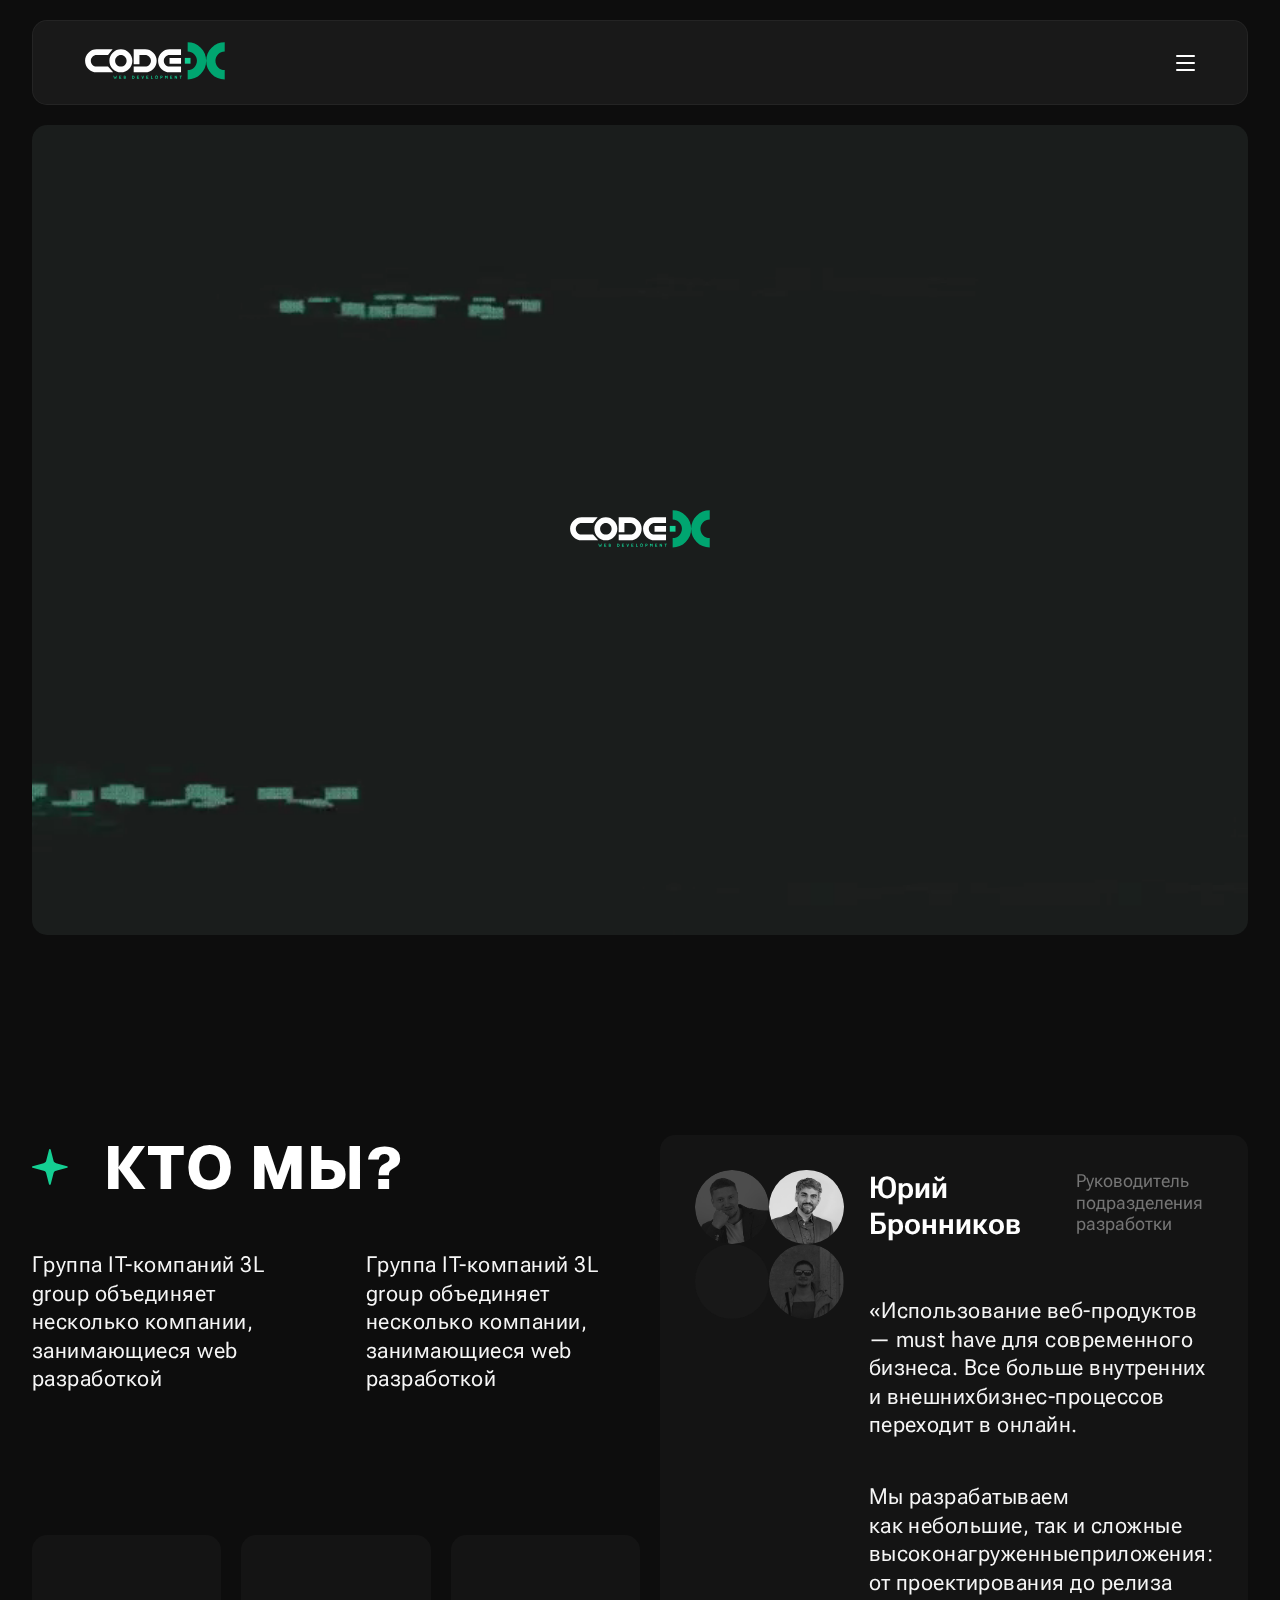
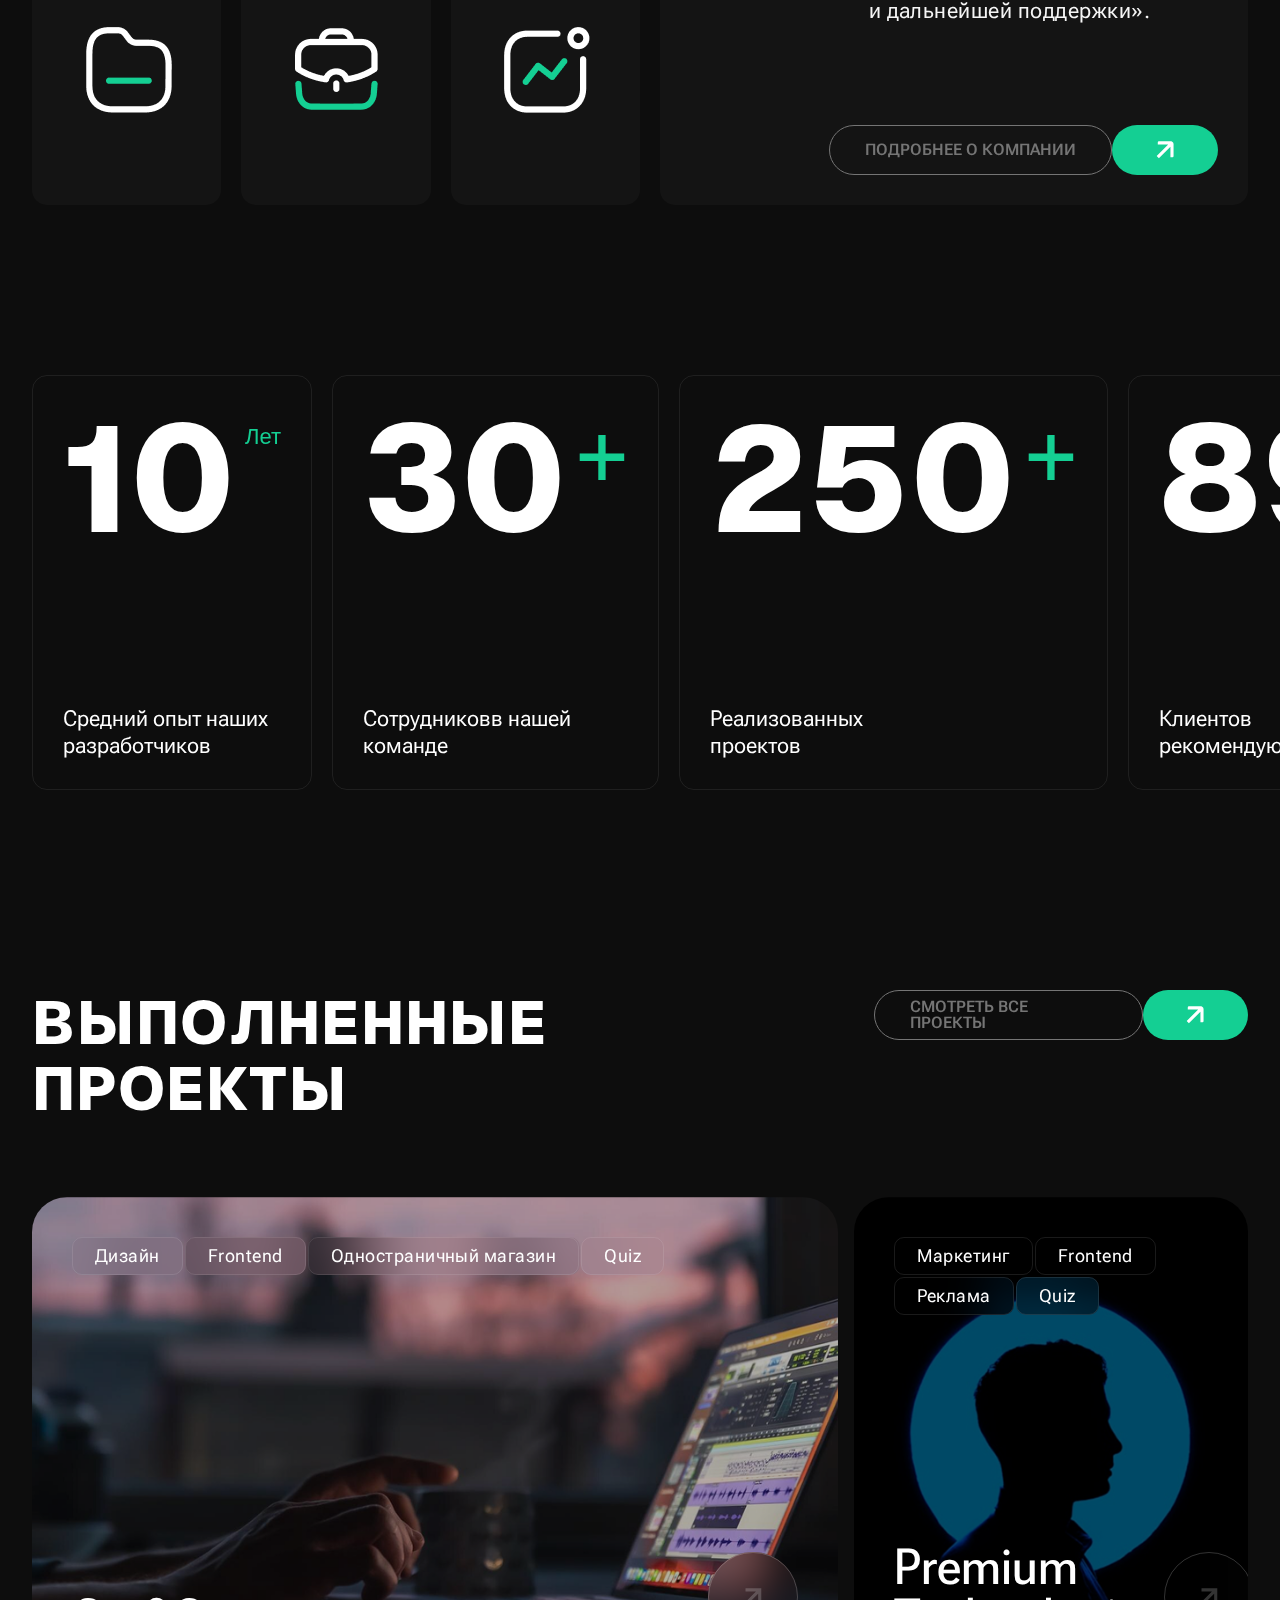
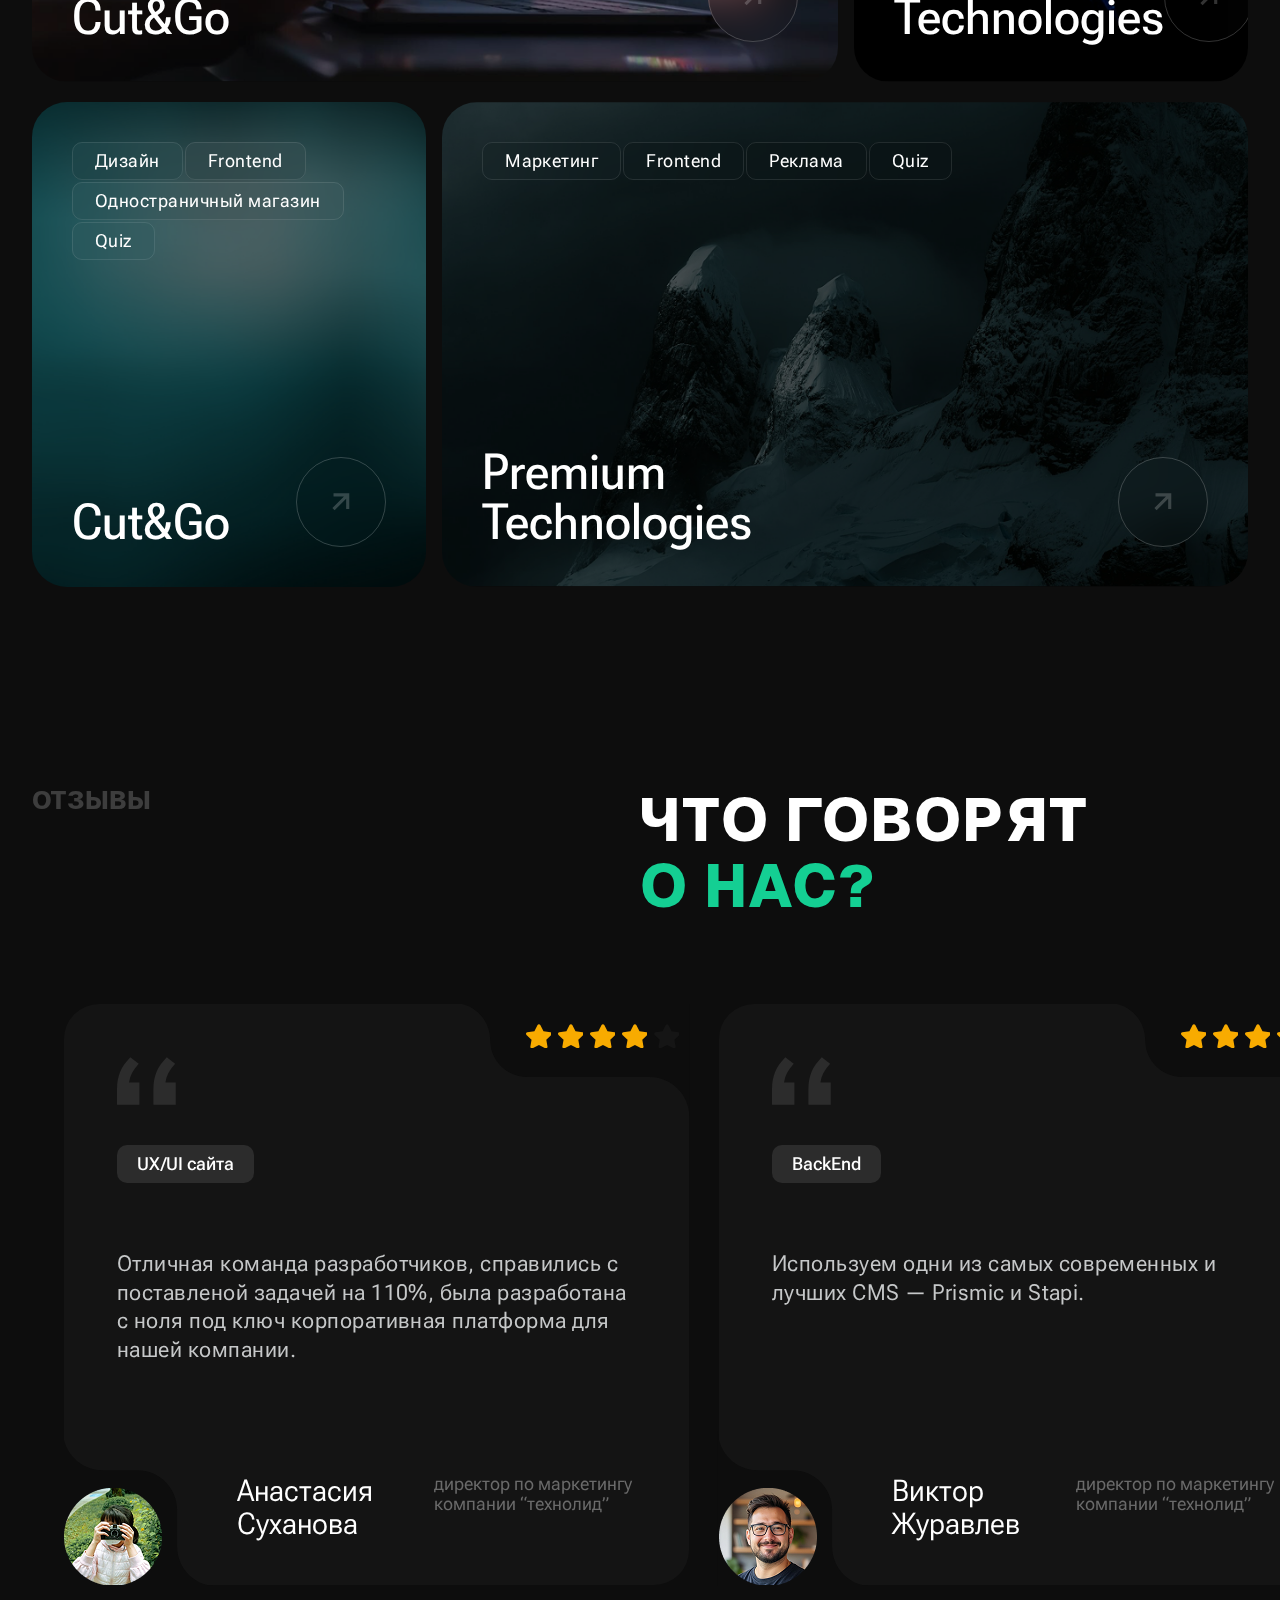
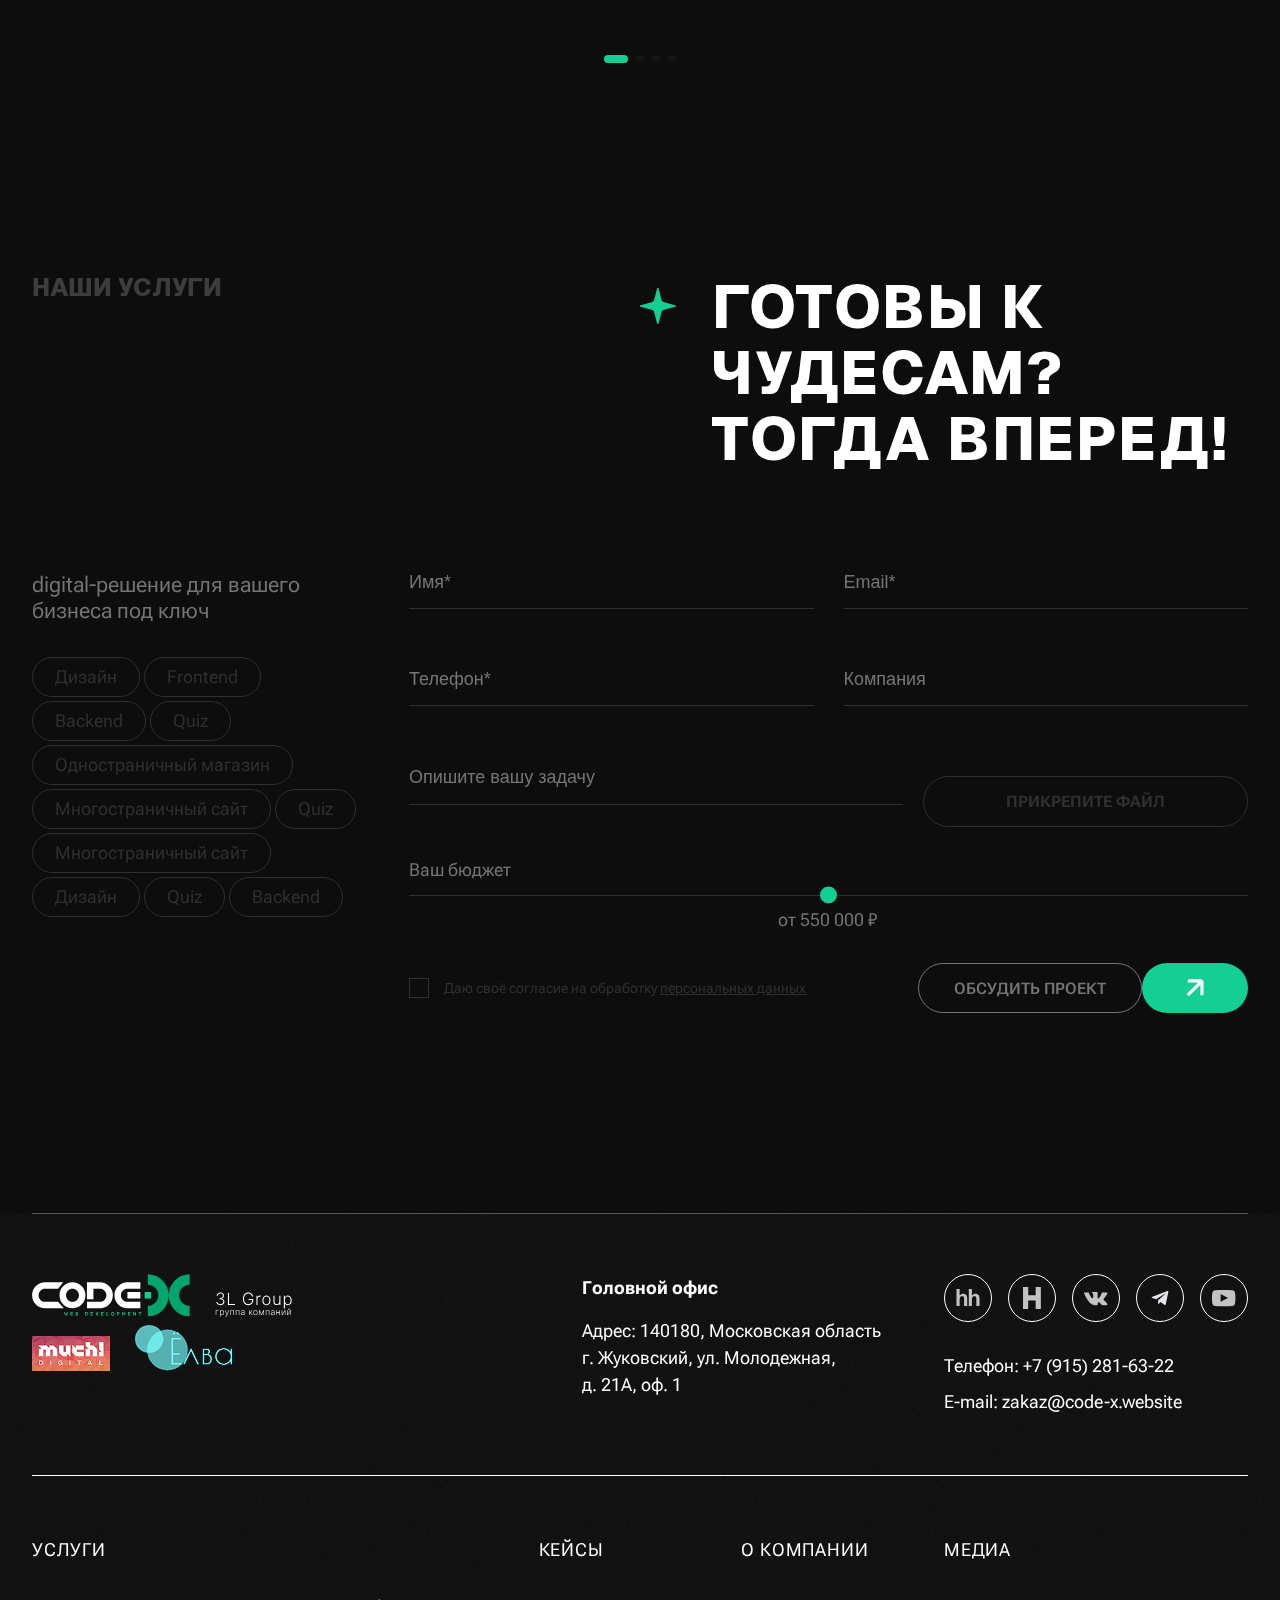
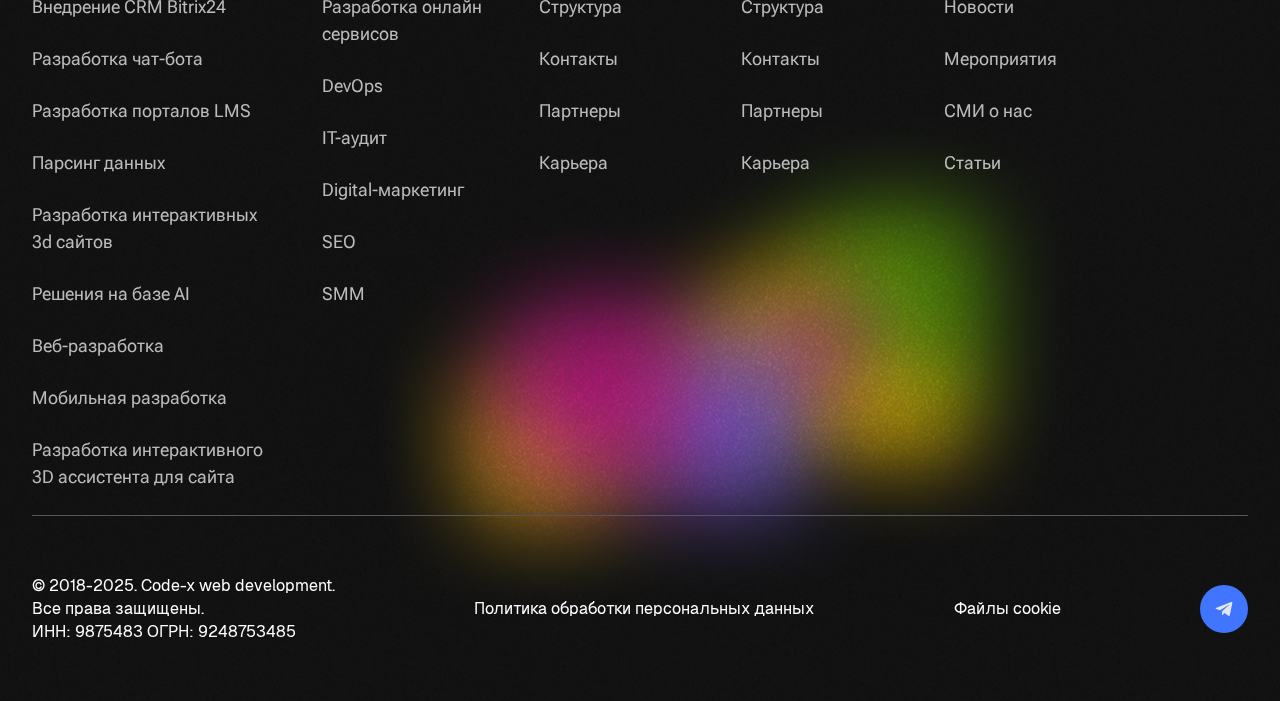
<file: company.html>
<!DOCTYPE html>
<html lang="ru">
<head>
    <meta charset="UTF-8">
    <meta name="viewport" content="width=device-width, initial-scale=1.0">
    <title>Разработка корпоративного сайта</title>
    <link rel="icon" href="./img/logo.svg.svg" type="image/x-icon">
    <link rel="preconnect" href="https://fonts.googleapis.com">
    <link rel="preconnect" href="https://fonts.gstatic.com" crossorigin>
    <link href="https://fonts.googleapis.com/css2?family=Inter:ital,opsz,wght@0,14..32,100..900;1,14..32,100..900&display=swap" rel="stylesheet">
    <link rel="stylesheet" href="https://cdn.jsdelivr.net/npm/swiper@11.2.10/swiper-bundle.min.css">
    <link rel="stylesheet" href="./css/grid.css">
    <link rel="stylesheet" href="./css/style.css">
    <script src="https://cdn.jsdelivr.net/npm/swiper@11.2.10/swiper-bundle.min.js" defer></script>
    <script src="./js/main.js" type="module"></script>
</head>
<body>
    <main id="main">
        
        <!-- HEADER -->

        <header class="header container">
            <a href="/" class="header__logo"><img src="./img/logo.svg.svg" alt="code-x" class="header__logo-img"></a>

            <nav class="header__nav">
                <a href="./services.html" class="link header__nav-link">Что мы делаем</a>
                <a href="./company.html" class="link header__nav-link">Компания</a>
                <a href="./services.html" class="link header__nav-link">Кейсы</a>
                <a href="./contacts.html" class="link header__nav-link">Контакты</a>
            </nav>

            <div class="header__contacts">
                <a href="mailto:zakaz@code-x.website" class="link header__contacts-link">zakaz@code-x.website</a>
                <a href="tel:74954571825" class="link header__contacts-link">+7.495.457.18.25</a>
            </div>
            <!-- /.header__contacts -->
             
            <div class="header__socials">
                <a href="./404.html" class="header__socials-link"><img src="./img/telegram.svg" alt="telegram" class="header__socials-link-img"></a>
                <a href="./404.html" class="header__socials-link"><img src="./img/whatsapp.svg" alt="whatsapp" class="header__socials-link-img"></a>
            </div>
            <!-- /.header__socials -->

            <button class="header__burger"></button>
        </header>
        <!-- /.header -->


        <!-- PROMO -->

        <section class="company-promo container">
            <div class="company-promo__logo">
                <img src="./img/logo.svg.svg" alt="code-x" class="company-promo__logo-img">
            </div>
            <!-- /.company-promo__logo -->
            <div class="company-promo__logo-sub"></div>


            <div class="company-promo__bg">
                <video class="company-promo__bg-video" autoplay muted loop playsinline>
                    <source src="./img/company-promo-bg.mp4" type="video/mp4">
                </video>
            </div>
            <!-- /.company-promo__bg -->

        </section>
        <!-- /.company-promo -->        

        <!-- TEAM -->

        <section class="team section container">

            <div class="team__content">
                <div class="team__about">
                    <div class="team__heading">
                        <h2 class="team__title section-title section-title--star">Кто мы?</h2>
                        <div class="team__info">
                            <span class="team__info-text main-text">Группа IT-компаний 3L group объединяет несколько компании, занимающиеся web разработкой</span>
                            <span class="team__info-text main-text">Группа IT-компаний 3L group объединяет несколько компании, занимающиеся web разработкой</span>
                        </div>
                        <!-- /.team__info -->
                    </div>
                    <!-- /.team__heading -->
    
                    <div class="team__cards">
                        <div class="team__card">
                            <div class="team__card-icon"></div>
                            <div class="team__card-content">
                                <h3 class="team__card-title">На глобальном </h3>
                                <span class="team__card-text">Группа IT-компаний 3L group объединяет несколько компании, занимающиеся web разработкой, интернет-маркетингом и СЕО.</span>
                            </div>
                            <!-- /.team__card-content -->
                        </div>
                        <!-- /.team__card -->
                        <div class="team__card">
                            <div class="team__card-icon"></div>
                            <div class="team__card-content">
                                <h3 class="team__card-title">На глобальном </h3>
                                <span class="team__card-text">Группа IT-компаний 3L group объединяет несколько компании, занимающиеся web разработкой, интернет-маркетингом и СЕО.</span>
                            </div>
                            <!-- /.team__card-content -->
                        </div>
                        <!-- /.team__card -->
                        <div class="team__card">
                            <div class="team__card-icon"></div>
                            <div class="team__card-content">
                                <h3 class="team__card-title">На глобальном </h3>
                                <span class="team__card-text">Группа IT-компаний 3L group объединяет несколько компании, занимающиеся web разработкой, интернет-маркетингом и СЕО.</span>
                            </div>
                            <!-- /.team__card-content -->
                        </div>
                        <!-- /.team__card -->
                    </div>
                    <!-- /.team__cards -->
                </div>
                <!-- /.team__about -->
    
                <div class="team__people">
                    <div class="team__people-images">
                        <div class="team__people-image"></div>
                        <div class="team__people-image team__people-image--active"></div>
                        <div class="team__people-image"></div>
                        <div class="team__people-image"></div>
                    </div>
                    <!-- /.team__people-images -->
                    <div class="team__people-content">
                        <div class="team__people-info">
                            <div class="team__people-heading">
                                <h3 class="team__people-name">Юрий Бронников</h3>
                                <span class="team__people-position">Руководитель подразделения разработки</span>
                            </div>
                            <!-- /.team__people-heading -->
                            <div class="team__people-texts">
                                <div class="team__people-text main-text">«Использование веб-продуктов — must have для современного бизнеса. Все больше внутренних и внешнихбизнес-процессов переходит в онлайн.</div>
                                <div class="team__people-text main-text">Мы разрабатываем как небольшие, так и сложные высоконагруженныеприложения: от проектирования до релиза и дальнейшей поддержки».</div>
                            </div>
                            <!-- /.team__people-texts -->
                        </div>
                        <a href="./404.html" class="team__link section-link">
                            <span class="section-link__text">Подробнее о компании</span>
                            <span class="section-link__icon"></span>
                        </a>
                        <!-- /.team__link -->
                    </div>
                    <!-- /.team__people-content -->
                </div>
                <!-- /.team__people -->
            </div>
            <!-- /.team__content -->

            <div class="team__statistics">
                <div class="team__statistics-item">
                    <div class="team__statistics-heading">
                        <span class="team__statistics-title">10</span>
                        <span class="team__statistics-sub">Лет</span>
                    </div>
                    <!-- /.team__statistics-heading -->
                    <span class="team__statistics-text">Cредний опыт наших разработчиков</span>
                </div>
                <!-- /.team__statistics-item -->
                <div class="team__statistics-item">
                    <div class="team__statistics-heading">
                        <span class="team__statistics-title">30</span>
                        <span class="team__statistics-sub">+</span>
                    </div>
                    <!-- /.team__statistics-heading -->
                    <span class="team__statistics-text">Сотрудниковв нашей команде</span>
                </div>
                <!-- /.team__statistics-item -->
                <div class="team__statistics-item">
                    <div class="team__statistics-heading">
                        <span class="team__statistics-title">250</span>
                        <span class="team__statistics-sub">+</span>
                    </div>
                    <!-- /.team__statistics-heading -->
                    <span class="team__statistics-text">Реализованных проектов</span>
                </div>
                <!-- /.team__statistics-item -->
                <div class="team__statistics-item">
                    <div class="team__statistics-heading">
                        <span class="team__statistics-title">89</span>
                        <span class="team__statistics-sub">%</span>
                    </div>
                    <!-- /.team__statistics-heading -->
                    <span class="team__statistics-text">Клиентов рекомендуют нас</span>
                </div>
                <!-- /.team__statistics-item -->
            </div>
            <!-- /.team__statistics -->

        </section>
        <!-- /.team -->


        <!-- PROJECTS -->


        <section class="projects section container">
            <div class="projects__heading">
                <h2 class="projects__title section-title">выполненные проекты</h2>
                <a href="./404.html" class="projects__link section-link">
                    <span class="section-link__text">Смотреть все проекты</span>
                    <span class="section-link__icon"></span>
                </a>
            </div>
            <!-- /.projects__heading -->

            <div class="cases__cards">
                <a href="#" class="cases__card">
                    <div class="cases__card-tags">
                        <span class="cases__card-tag">Дизайн</span>
                        <span class="cases__card-tag">Frontend</span>
                        <span class="cases__card-tag">Одностраничный магазин</span>
                        <span class="cases__card-tag">Quiz</span>
                    </div>
                    <!-- /.cases__card-tags -->

                    <div class="cases__card-content">
                        <div class="cases__card-info">
                            <h3 class="cases__card-title">Cut&Go</h3>
                        </div>
                        <!-- /. cases__card-content -->

                        <div class="cases__link-arrow">
                            <svg width="18" height="18" viewBox="0 0 18 18" fill="none" xmlns="http://www.w3.org/2000/svg">
                                <path fill-rule="evenodd" clip-rule="evenodd" d="M14.1601 5.68428L2.62089 17.2235L0.407342 15.01L11.9466 3.47073L1.51338 3.47073L1.51486 0.340766L17.2901 0.340765L17.2901 16.116L14.1601 16.1175V5.68428Z" fill="#313131"></path>
                            </svg>
                        </div>

                    </div>
                    <!-- /.cases__card-content -->

                    <img src="./img/project01.png" alt="cut-go" class="cases__card-img">
                    
                </a>
                <!-- /.cases__card -->
                 
                <a href="#" class="cases__card">
                    <div class="cases__card-tags">
                        <span class="cases__card-tag">Маркетинг</span>
                        <span class="cases__card-tag">Frontend</span>
                        <span class="cases__card-tag">Реклама </span>
                        <span class="cases__card-tag">Quiz</span>
                    </div>
                    <!-- /.cases__card-tags -->

                    <div class="cases__card-content">
                        <div class="cases__card-info">
                            <h3 class="cases__card-title">Premium Technologies</h3>
                        </div>
                        <!-- /. cases__card-content -->

                        <div class="cases__link-arrow">
                            <svg width="18" height="18" viewBox="0 0 18 18" fill="none" xmlns="http://www.w3.org/2000/svg">
                                <path fill-rule="evenodd" clip-rule="evenodd" d="M14.1601 5.68428L2.62089 17.2235L0.407342 15.01L11.9466 3.47073L1.51338 3.47073L1.51486 0.340766L17.2901 0.340765L17.2901 16.116L14.1601 16.1175V5.68428Z" fill="#313131"></path>
                            </svg>
                        </div>

                    </div>
                    <!-- /.cases__card-content -->

                    <img src="./img/project02.png" alt="premium-technologies" class="cases__card-img">

                </a>
                <!-- /.cases__card -->

                <a href="#" class="cases__card">
                    <div class="cases__card-tags">
                        <span class="cases__card-tag">Дизайн</span>
                        <span class="cases__card-tag">Frontend</span>
                        <span class="cases__card-tag">Одностраничный магазин</span>
                        <span class="cases__card-tag">Quiz</span>
                    </div>
                    <!-- /.cases__card-tags -->

                    <div class="cases__card-content">
                        <div class="cases__card-info">
                            <h3 class="cases__card-title">Cut&Go</h3>
                        </div>
                        <!-- /. cases__card-content -->

                        <div class="cases__link-arrow">
                            <svg width="18" height="18" viewBox="0 0 18 18" fill="none" xmlns="http://www.w3.org/2000/svg">
                                <path fill-rule="evenodd" clip-rule="evenodd" d="M14.1601 5.68428L2.62089 17.2235L0.407342 15.01L11.9466 3.47073L1.51338 3.47073L1.51486 0.340766L17.2901 0.340765L17.2901 16.116L14.1601 16.1175V5.68428Z" fill="#313131"></path>
                            </svg>
                        </div>

                    </div>
                    <!-- /.cases__card-content -->

                    <img src="./img/project03.png" alt="premium-technologies" class="cases__card-img">

                </a>
                <!-- /.cases__card -->
                 
                <a href="#" class="cases__card">
                    <div class="cases__card-tags">
                        <span class="cases__card-tag">Маркетинг</span>
                        <span class="cases__card-tag">Frontend</span>
                        <span class="cases__card-tag">Реклама </span>
                        <span class="cases__card-tag">Quiz</span>
                    </div>
                    <!-- /.cases__card-tags -->

                    <div class="cases__card-content">
                        <div class="cases__card-info">
                            <h3 class="cases__card-title">Premium Technologies</h3>
                        </div>
                        <!-- /. cases__card-content -->

                        <div class="cases__link-arrow">
                            <svg width="18" height="18" viewBox="0 0 18 18" fill="none" xmlns="http://www.w3.org/2000/svg">
                                <path fill-rule="evenodd" clip-rule="evenodd" d="M14.1601 5.68428L2.62089 17.2235L0.407342 15.01L11.9466 3.47073L1.51338 3.47073L1.51486 0.340766L17.2901 0.340765L17.2901 16.116L14.1601 16.1175V5.68428Z" fill="#313131"></path>
                            </svg>
                        </div>

                    </div>
                    <!-- /.cases__card-content -->

                    <img src="./img/project04.png" alt="premium-technologies" class="cases__card-img">

                </a>
                <!-- /.cases__card -->

            </div>
            <!-- /.cases__cards -->

        </section>
        <!-- /.projects -->




        <!-- REVIEWS -->

        <section class="reviews section" id="reviews">
            <div class="reviews__heading container">
                <span class="reviews__sub section-sub">Отзывы</span>
                <div class="reviews__title-wrap">
                    <h2 class="reviews__title section-title">Что говорят <span class="accent">о&nbsp;нас?</span></h2>
                </div>
                <!-- /.reviews__title-wrap -->
            </div>
            <!-- /.reviews__heading -->
            
            <!-- SLIDER -->

            <div class="swiper reviews-swiper">
                <div class="swiper-wrapper">
                    <div class="reviews__slide swiper-slide">
                        <div class="reviews__slide-stars">
                            <div class="reviews__slide-star reviews__slide-star--light"></div>
                            <div class="reviews__slide-star reviews__slide-star--light"></div>
                            <div class="reviews__slide-star reviews__slide-star--light"></div>
                            <div class="reviews__slide-star reviews__slide-star--light"></div>
                            <div class="reviews__slide-star reviews__slide-star--dark"></div>
                        </div>
                        <!-- /.reviews__slide-stars -->
                        <div class="reviews__slide-icon"></div>
                        <span class="reviews__slide-service">UX/UI сайта</span>
                        <p class="reviews__slide-text main-text">Отличная команда разработчиков, справились с поставленой задачей на 110%, была разработана с ноля под ключ корпоративная платформа для нашей компании.</p>
                        
                        <div class="reviews__slide-footer">
                            <span class="reviews__slide-name">Анастасия Суханова</span>
                            <span class="reviews__slide-post">директор по маркетингу компании “технолид”</span>
                        </div>
                        <!-- /.reviews__slide-footer -->
                        <div class="reviews__slide-img-wrap">
                            <img src="./img/reviews-slide-img01.png" alt="" class="reviews__slide-img">
                        </div>
                    </div>
                    <div class="reviews__slide swiper-slide">
                        <div class="reviews__slide-icon"></div>
                        <span class="reviews__slide-service">BackEnd</span>
                        <div class="reviews__slide-stars">
                            <div class="reviews__slide-star reviews__slide-star--light"></div>
                            <div class="reviews__slide-star reviews__slide-star--light"></div>
                            <div class="reviews__slide-star reviews__slide-star--light"></div>
                            <div class="reviews__slide-star reviews__slide-star--light"></div>
                            <div class="reviews__slide-star reviews__slide-star--dark"></div>
                        </div>
                        <!-- /.reviews__slide-stars -->
                        <p class="reviews__slide-text main-text">Используем одни из самых современных и лучших  CMS — Prismic и Stapi.</p>
                        
                        <div class="reviews__slide-footer">
                            <span class="reviews__slide-name">Виктор Журавлев</span>
                            <span class="reviews__slide-post">директор по маркетингу компании “технолид”</span>
                        </div>
                        <!-- /.reviews__slide-footer -->
                        <div class="reviews__slide-img-wrap">
                            <img src="./img/reviews-slide-img02.png" alt="" class="reviews__slide-img">
                        </div>
                    </div>
                    <div class="reviews__slide swiper-slide">
                        <div class="reviews__slide-icon"></div>
                        <span class="reviews__slide-service">FrontEnd</span>
                        <div class="reviews__slide-stars">
                            <div class="reviews__slide-star reviews__slide-star--light"></div>
                            <div class="reviews__slide-star reviews__slide-star--light"></div>
                            <div class="reviews__slide-star reviews__slide-star--light"></div>
                            <div class="reviews__slide-star reviews__slide-star--light"></div>
                            <div class="reviews__slide-star reviews__slide-star--dark"></div>
                        </div>
                        <!-- /.reviews__slide-stars -->
                        <p class="reviews__slide-text main-text">Также мы можем подключить любую удобную для вас CMS-систему.</p>
                        
                        <div class="reviews__slide-footer">
                            <span class="reviews__slide-name">Виктор Журавлев</span>
                            <span class="reviews__slide-post">директор по маркетингу компании “технолид”</span>
                        </div>
                        <!-- /.reviews__slide-footer -->
                        <div class="reviews__slide-img-wrap">
                            <img src="./img/reviews-slide-img01.png" alt="" class="reviews__slide-img">
                        </div>
                    </div>
                    <div class="reviews__slide swiper-slide">
                        <div class="reviews__slide-icon"></div>
                        <span class="reviews__slide-service">UX/UI сайта</span>
                        <div class="reviews__slide-stars">
                            <div class="reviews__slide-star reviews__slide-star--light"></div>
                            <div class="reviews__slide-star reviews__slide-star--light"></div>
                            <div class="reviews__slide-star reviews__slide-star--light"></div>
                            <div class="reviews__slide-star reviews__slide-star--light"></div>
                            <div class="reviews__slide-star reviews__slide-star--dark"></div>
                        </div>
                        <!-- /.reviews__slide-stars -->
                        <p class="reviews__slide-text main-text">Отличная команда разработчиков, справились с поставленой задачей на 110%, была разработана с ноля под ключ корпоративная платформа для нашей компании.</p>
                        
                        <div class="reviews__slide-footer">
                            <span class="reviews__slide-name">Анастасия Суханова</span>
                            <span class="reviews__slide-post">директор по маркетингу компании “технолид”</span>
                        </div>
                        <!-- /.reviews__slide-footer -->
                        <div class="reviews__slide-img-wrap">
                            <img src="./img/reviews-slide-img02.png" alt="" class="reviews__slide-img">
                        </div>
                    </div>
                </div>
                <!-- Add Pagination -->
                <div class="swiper-pagination"></div>
            </div>
        </section>
        <!-- /.reviews -->


        <!-- FEEDBACK -->

        <section class="feedback section container">
            <div class="feedback__heading">
                <span class="feedback__sub section-sub">Наши услуги</span>
                <div class="feedback__title-wrap">
                    <h2 class="feedback__title section-title section-title--star">Готовы к чудесам? Тогда вперед!</h2>
                </div>
                <!-- /.feedback__title-wrap -->
            </div>
            <!-- /.feedback__heading -->
            
            <div class="feedback__content">

                <div class="feedback__tags-wrap">
                    <span class="feedback__tags-title">digital-решение для вашего бизнеса под ключ</span>

                    <div class="feedback__tags">
                        <a href="./404.html" class="feedback__tag">Дизайн</a>
                        <a href="./404.html" class="feedback__tag">Frontend</a>
                        <a href="./404.html" class="feedback__tag">Backend</a>
                        <a href="./404.html" class="feedback__tag">Quiz</a>
                        <a href="./404.html" class="feedback__tag">Одностраничный магазин</a>
                        <a href="./404.html" class="feedback__tag">Многостраничный сайт</a>
                        <a href="./404.html" class="feedback__tag">Quiz</a>
                        <a href="./404.html" class="feedback__tag">Многостраничный сайт</a>
                        <a href="./404.html" class="feedback__tag">Дизайн</a>
                        <a href="./404.html" class="feedback__tag">Quiz</a>
                        <a href="./404.html" class="feedback__tag">Backend</a>
                    </div>
                    <!-- /.feedback__tags -->
                </div>
                <!-- /.feedback__tags-wrap -->

                <form action="#" class="feedback__form">
                    <div class="feedback__main-inputs">
                        <input type="text" class="feedback__input" type="text" placeholder="Имя*" required>
                        <input type="text" class="feedback__input" type="email" placeholder="Email*" required>
                        <input type="text" class="feedback__input" type="tel" placeholder="Телефон*" required>
                        <input type="text" class="feedback__input" type="text" placeholder="Компания">
                    </div>
                    <!-- /.feedback__main-inputs -->

                    <div class="feedback__textarea-wrap">
                        <textarea class="feedback__input feedback__textarea" placeholder="Опишите вашу задачу"></textarea>
                        <label for="feedbackFile" class="feedback__file-button">Прикрепите файл</label>
                        <input type="file" id="feedbackFile" hidden>
                    </div>
                    <!-- /.feedback__textarea-wrap -->

                    <div class="feedback__budget-wrap">
                        <span class="feedback__budget-title">Ваш бюджет</span>

                        <div class="feedback__budget-input-wrap">
                            <input type="range" class="feedback__budget-input" min="0" max="100" value="50" step="0.01">

                            <div class="feedback__budget-line"></div>

                            <div class="feedback__budget-dot"></div>
                            <span class="feedback__budget-sum">1 000 000 ₽</span>
                        </div>
                        <!-- /.feedback__budget-input-wrap -->

                    </div>
                    <!-- /.feedback__budget-wrap -->

                    <div class="feedback__form-footer">
                        <label for="feedbackPolicy" class="feedback__policy">
                            <input type="checkbox" id="feedbackPolicy" class="feedback__policy-checkbox" name="feedbackPolicy" required>
                            <div class="feedback__policy-checkbox-custom"></div>
                            <span class="feedback__policy-text">Даю своё согласие на обработку <a href="./404.html" class="feedback__policy-text-link">персональных данных</a></span>
                        </label>
                        <!-- /.feedback__policy -->
                        <button class="feedback__form-button section-link">
                            <span class="section-link__text">Обсудить проект</span>
                            <span class="section-link__icon"></span>
                        </button>
                    </div>
                    <!-- /.feedback__form-footer -->
                </form>
                 
            </div>
            <!-- /.feedback__content -->
        </section>
        <!-- /.feedback -->


        <!-- FOOTER -->

        <footer class="footer section">
            <div class="container">
                <div class="footer__heading row between-xs container">
                    <div class="footer__logos">
                        <a href="#" class="footer__logo-link"><img src="./img/footer-logo.svg" alt="" class="footer__logo-img"></a>
                        <a href="#" class="footer__logo-link"><img src="./img/3l.svg" alt="" class="footer__logo-img"></a>
                        <a href="#" class="footer__logo-link"><img src="./img/muchi.png" alt="" class="footer__logo-img"></a>
                        <a href="#" class="footer__logo-link"><img src="./img/elva.png" alt="" class="footer__logo-img"></a>
                    </div>
                    <!-- /.footer__logos -->
    
                    <div class="footer__location col-md-3 col-md-offset-2">
                        <h3 class="footer__location-title">Головной офис</h3>
                        <span class="footer__location-text">Адрес: 140180, Московская область г.&nbsp;Жуковский, ул. Молодежная, д. 21А, оф. 1</span>
                    </div>
                    <!-- /.footer__location -->
    
                    <div class="footer__contacts col-xs-7 col-sm-5 col-md-3">
                        <div class="footer__socials">
                            <a href="#" class="footer__socials-link"><img src="./img/hh.svg" alt="" class="footer__socials-img"></a>
                            <a href="#" class="footer__socials-link"><img src="./img/h.svg" alt="" class="footer__socials-img"></a>
                            <a href="#" class="footer__socials-link"><img src="./img/vk.png" alt="" class="footer__socials-img"></a>
                            <a href="#" class="footer__socials-link"><img src="./img/telegram.svg" alt="" class="footer__socials-img"></a>
                            <a href="#" class="footer__socials-link"><img src="./img/youtube.png" alt="" class="footer__socials-img"></a>
                        </div>
                        <!-- /.footer__socials -->
                        <div class="footer__contacts-links">
                            <a href="#" class="footer__contacts-link">Телефон: +7 (915) 281-63-22</a>
                            <a href="#" class="footer__contacts-link">E-mail: zakaz@code-x.website</a>
                        </div>
                        <!-- /.footer__contacts-links -->
                    </div>
                    <!-- /.footer__contacts -->
    
                </div>
                <!-- /.footer__heading row container -->
    
                <div class="footer__nav row between-md start-lg">
                    <div class="footer__nav-block col-lg-5">
                        <h3 class="footer__nav-title">Услуги</h3>
                        <nav class="footer__nav-links">
                            <a href="#" class="footer__nav-link">Внедрение CRM Bitrix24</a>
                            <a href="#" class="footer__nav-link">Разработка чат-бота</a>
                            <a href="#" class="footer__nav-link">Разработка порталов LMS</a>
                            <a href="#" class="footer__nav-link">Парсинг данных</a>
                            <a href="#" class="footer__nav-link">Разработка интерактивных 3d сайтов</a>
                            <a href="#" class="footer__nav-link">Решения на базе AI</a>
                            <a href="#" class="footer__nav-link">Веб-разработка</a>
                            <a href="#" class="footer__nav-link">Мобильная разработка</a>
                            <a href="#" class="footer__nav-link">Разработка интерактивного 3D ассистента для сайта</a>
                            <a href="#" class="footer__nav-link">Разработка онлайн сервисов</a>
                            <a href="#" class="footer__nav-link">DevOps</a>
                            <a href="#" class="footer__nav-link">IT-аудит</a>
                            <a href="#" class="footer__nav-link">Digital-маркетинг</a>
                            <a href="#" class="footer__nav-link">SEO</a>
                            <a href="#" class="footer__nav-link">SMM</a>

                        </nav>
                        <!-- /.footer__nav-links -->
                    </div>
                    <!-- /.footer__nav-block -->
                    
                    <div class="footer__nav-block col-lg-2">
                        <h3 class="footer__nav-title">Кейсы</h3>
                        <nav class="footer__nav-links">
                            <a href="#" class="footer__nav-link">Структура</a>
                            <a href="#" class="footer__nav-link">Контакты</a>
                            <a href="#" class="footer__nav-link">Партнеры</a>
                            <a href="#" class="footer__nav-link">Карьера</a>
                        </nav>
                        <!-- /.footer__nav-links -->
                    </div>
                    <!-- /.footer__nav-block -->
                    
                    <div class="footer__nav-block col-lg-2">
                        <h3 class="footer__nav-title">О компании</h3>
                        <nav class="footer__nav-links">
                            <a href="#" class="footer__nav-link">Структура</a>
                            <a href="#" class="footer__nav-link">Контакты</a>
                            <a href="#" class="footer__nav-link">Партнеры</a>
                            <a href="#" class="footer__nav-link">Карьера</a>
                        </nav>
                        <!-- /.footer__nav-links -->
                    </div>
                    <!-- /.footer__nav-block -->
                    
                    <div class="footer__nav-block col-lg-2">
                        <h3 class="footer__nav-title">Медиа</h3>
                        <nav class="footer__nav-links">
                            <a href="#" class="footer__nav-link">Новости</a>
                            <a href="#" class="footer__nav-link">Мероприятия</a>
                            <a href="#" class="footer__nav-link">СМИ о нас</a>
                            <a href="#" class="footer__nav-link">Статьи</a>
                        </nav>
                        <!-- /.footer__nav-links -->
                    </div>
                    <!-- /.footer__nav-block -->
                    
                </div>
                <!-- /.footer__nav -->
    
                <div class="footer__info row between-sm middle-xs">
                    <div class="footer__info-company">
                        <span class="footer__info-text">© 2018-2025.  Code-x web development.</span>
                        <span class="footer__info-text">Все права защищены.</span>
                        <span class="footer__info-text">ИНН: 9875483 ОГРН: 9248753485</span>
                    </div>
                    <!-- /.footer__info-company -->
                    <a href="#" class="footer__info-link footer__info-text">Политика обработки персональных данных</a>
                    <a href="#" class="footer__info-link footer__info-text">Файлы cookie</a>
                    <a href="#" class="footer__info-social"></a>
                </div>
                <!-- /.footer__info -->

            </div>
            <!-- /.container -->

        </footer>
        <!-- /.footer -->

    </main>
</body>
</html>
</file>
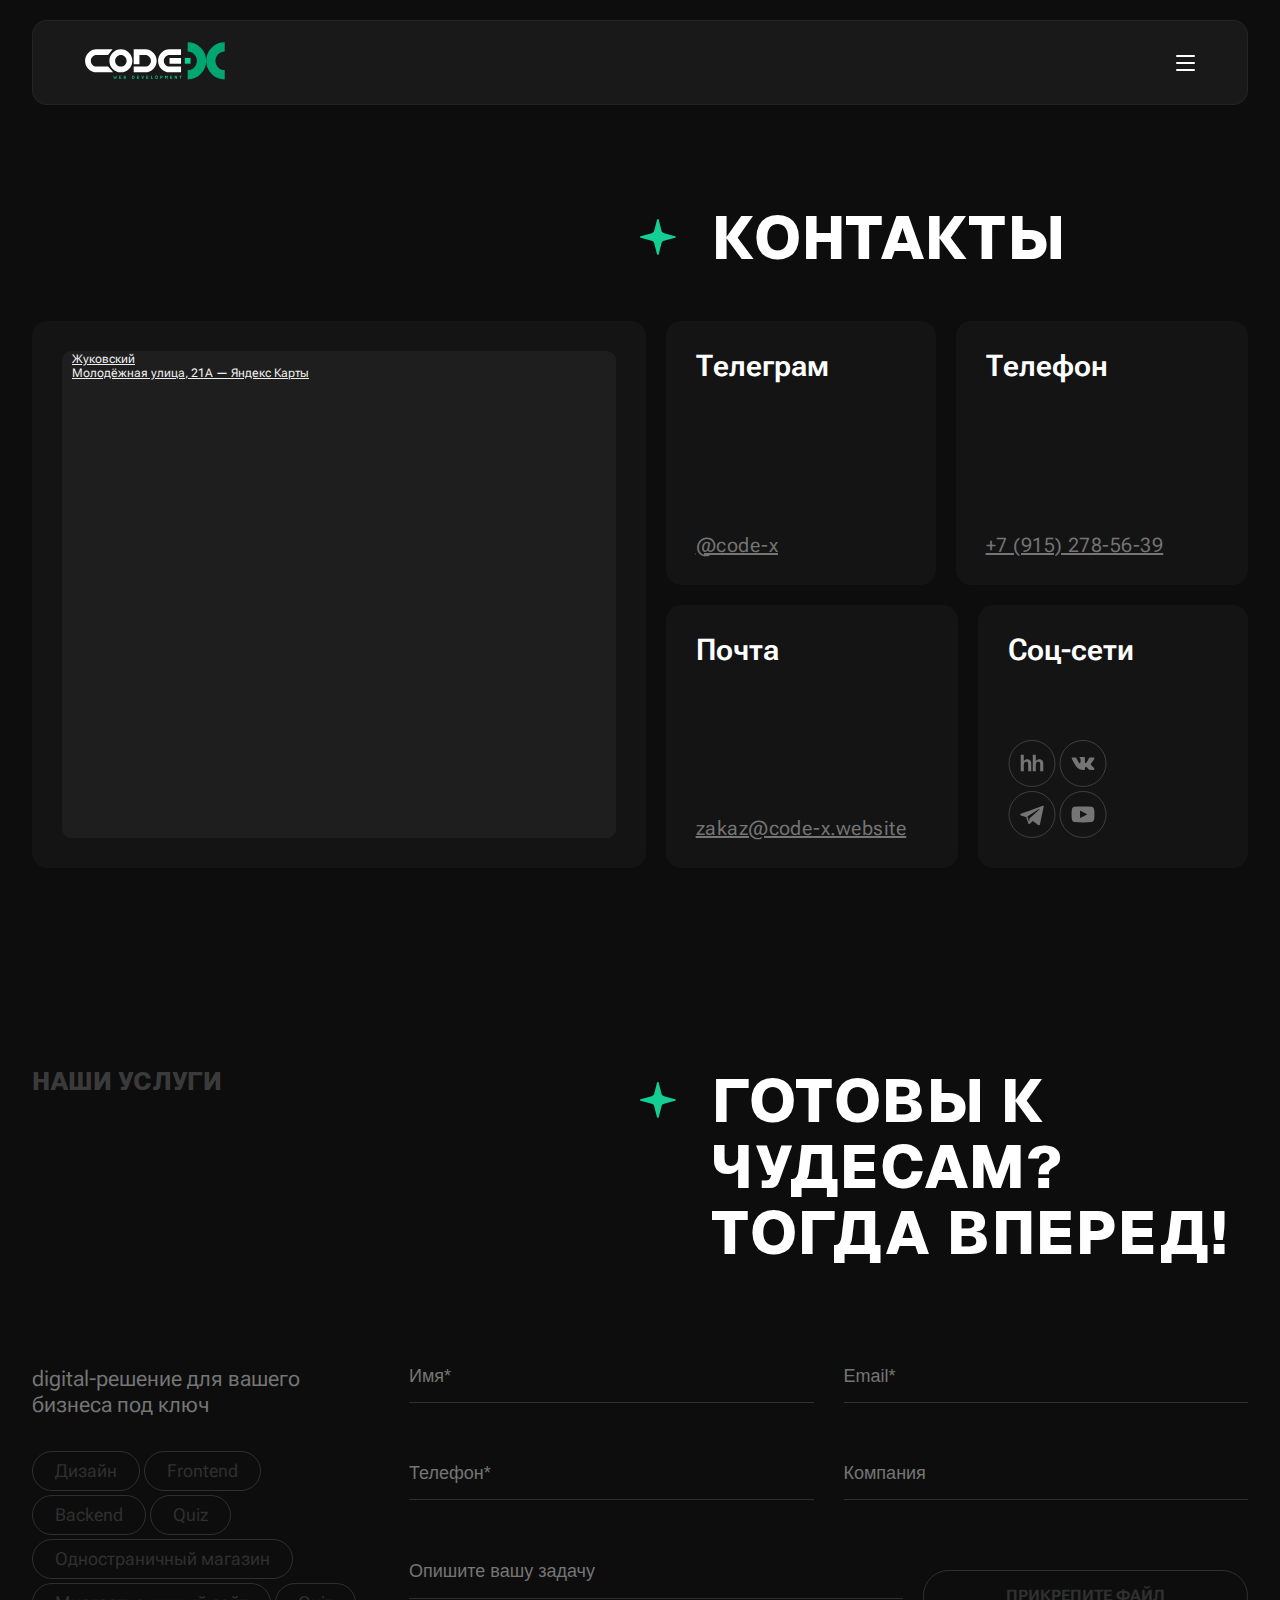
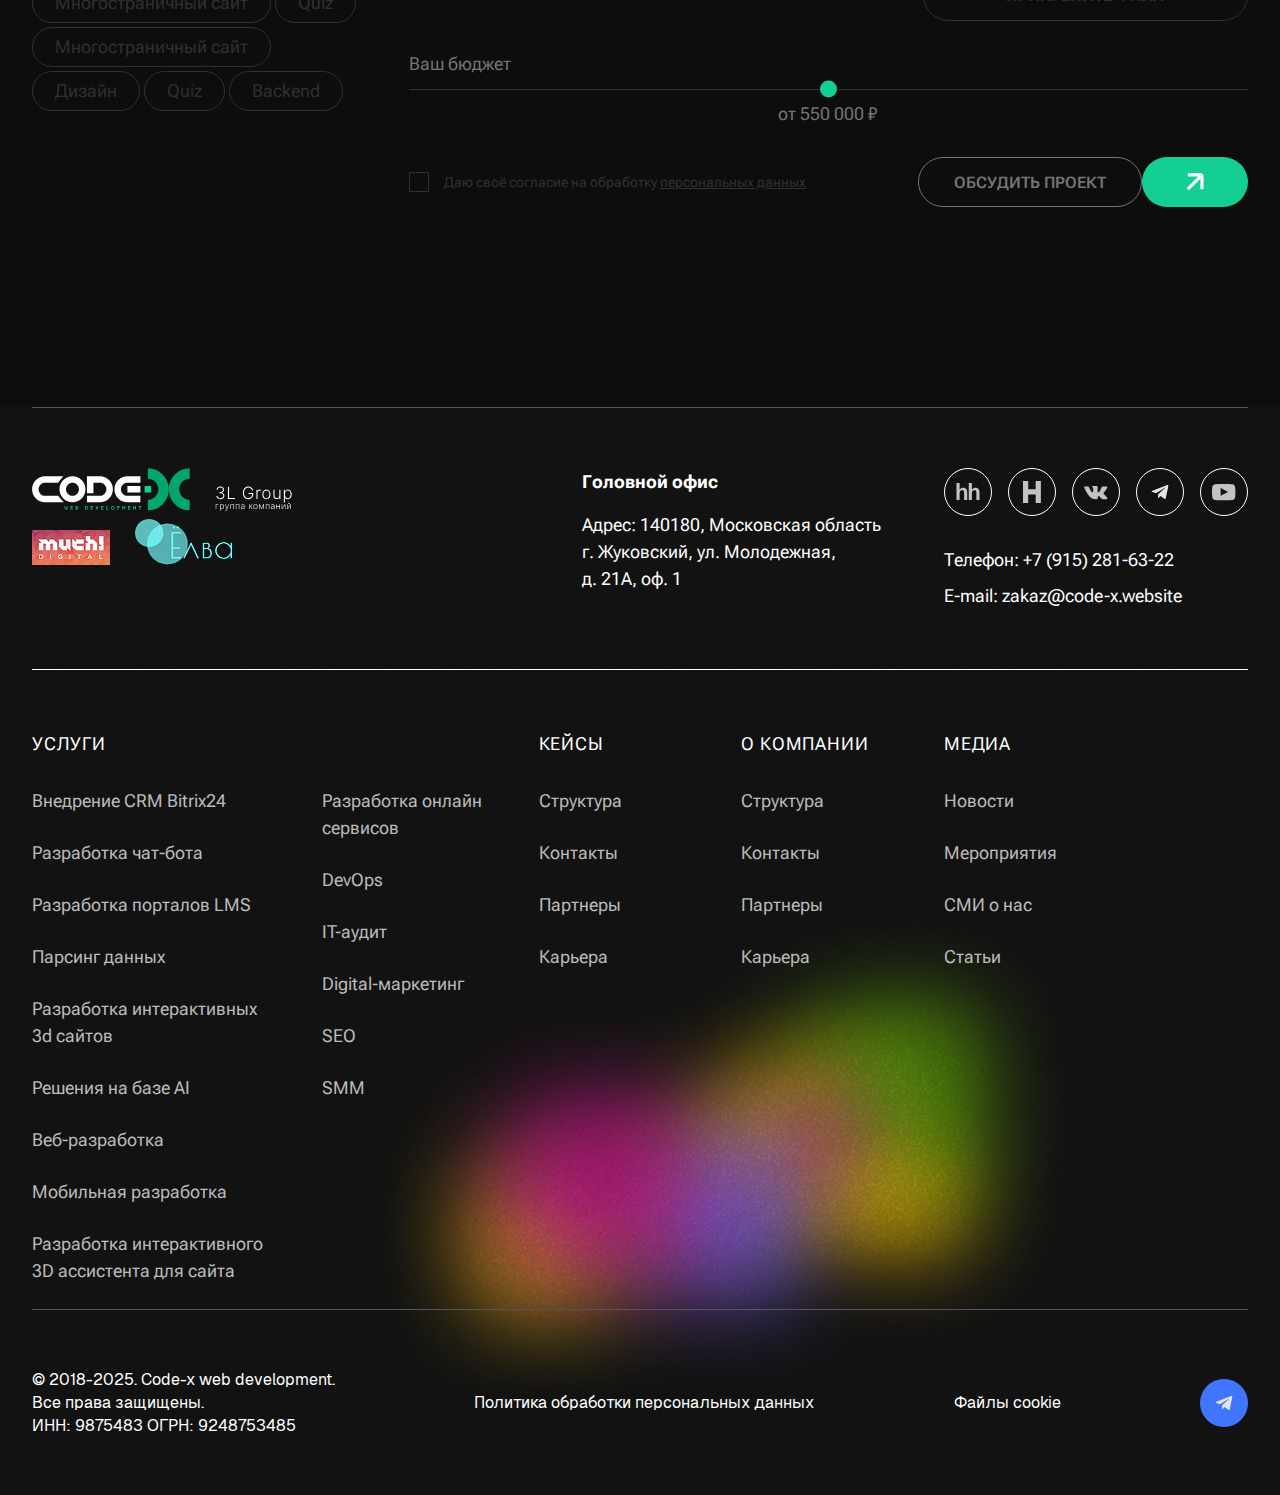
<file: contacts.html>
<!DOCTYPE html>
<html lang="ru">
<head>
    <meta charset="UTF-8">
    <meta name="viewport" content="width=device-width, initial-scale=1.0">
    <title>Разработка корпоративного сайта</title>
    <link rel="icon" href="./img/logo.svg.svg" type="image/x-icon">
    <link rel="preconnect" href="https://fonts.googleapis.com">
    <link rel="preconnect" href="https://fonts.gstatic.com" crossorigin>
    <link href="https://fonts.googleapis.com/css2?family=Inter:ital,opsz,wght@0,14..32,100..900;1,14..32,100..900&display=swap" rel="stylesheet">
    <link rel="stylesheet" href="./css/grid.css">
    <link rel="stylesheet" href="https://cdn.jsdelivr.net/npm/swiper@11/swiper-bundle.min.css"/>
    <link rel="stylesheet" href="./css/style.css">
    <script src="https://cdn.jsdelivr.net/npm/gsap@3.12.7/dist/gsap.min.js" defer></script>
    <script src="https://cdn.jsdelivr.net/npm/swiper@11/swiper-bundle.min.js" defer></script>
    <script src="./js/main.js" defer></script>
</head>
<body>
    <main id="main">
        
        <!-- HEADER -->
        <header class="header container">
            <a href="/" class="header__logo"><img src="./img/logo.svg.svg" alt="code-x" class="header__logo-img"></a>

            <nav class="header__nav">
                <a href="./services.html" class="link header__nav-link">Что мы делаем</a>
                <a href="./company.html" class="link header__nav-link">Компания</a>
                <a href="./services.html" class="link header__nav-link">Кейсы</a>
                <a href="./contacts.html" class="link header__nav-link">Контакты</a>
            </nav>

            <div class="header__contacts">
                <a href="mailto:zakaz@code-x.website" class="link header__contacts-link">zakaz@code-x.website</a>
                <a href="tel:74954571825" class="link header__contacts-link">+7.495.457.18.25</a>
            </div>
            <!-- /.header__contacts -->
            
            <div class="header__socials">
                <a href="./404.html" class="header__socials-link"><img src="./img/telegram.svg" alt="telegram" class="header__socials-link-img"></a>
                <a href="./404.html" class="header__socials-link"><img src="./img/whatsapp.svg" alt="whatsapp" class="header__socials-link-img"></a>
            </div>
            <!-- /.header__socials -->

            <button class="header__burger"></button>
        </header>
        <!-- /.header -->

        <!-- CONTACTS -->

        <section class="contacts container">

            <div class="contacts__title-wrap">
                <h2 class="contacts__title section-title section-title--star">Контакты</h2>
            </div>
            <!-- /.contacts__title-wrap -->

            <div class="contacts__wrapper">
                <div class="contacts__map">
                    <div style="position:relative;overflow:hidden;border-radius:9px;background:#1e1e1e;height: 100%;">
                        <a href="https://yandex.ru/maps/20571/zhukovskiy/?utm_medium=mapframe&utm_source=maps" 
                           style="color:#eee;font-size:12px;position:absolute;top:0px;left:10px;">
                          Жуковский
                        </a>
                        <a href="https://yandex.ru/maps/20571/zhukovskiy/house/molodyozhnaya_ulitsa_21a/Z0EYdg5gQEUDQFtvfXpxdH1rYQ==/?indoorLevel=1&ll=38.091425%2C55.605241&utm_medium=mapframe&utm_source=maps&z=18.8" 
                           style="color:#eee;font-size:12px;position:absolute;top:14px;left:10px;">
                          Молодёжная улица, 21А — Яндекс Карты
                        </a>
                        <iframe 
                          src="https://yandex.ru/map-widget/v1/?indoorLevel=1&ll=38.091425%2C55.605241&mode=whatshere&whatshere%5Bpoint%5D=38.090904%2C55.605185&whatshere%5Bzoom%5D=17&z=18.8&theme=dark"
                          width="100%" 
                          height="100%" 
                          frameborder="0" 
                          allowfullscreen="true" 
                          style="position:relative;filter:grayscale(10%) contrast(90%);">
                        </iframe>
                    </div>
                </div>
            
                <div class="contacts__content">
                    <div class="contacts__cards">
                        <div class="contacts__card contacts__card--small">
                            <span class="contacts__card-title">Телеграм</span>
                            <a href="./404.html" class="contacts__card-link main-text">@code-x</a>
                        </div>
                        <!-- ./contacts__card -->
                        <div class="contacts__card contacts__card--big">
                            <span class="contacts__card-title">Телефон</span>
                            <a href="tel:+79152785639" class="contacts__card-link main-text">+7 (915) 278-56-39</a>
                        </div>
                        <!-- ./contacts__card -->
                    </div>  
                    <!-- /.contacts__cards -->
                    <div class="contacts__cards">
                        <div class="contacts__card contacts__card--big">
                            <span class="contacts__card-title">Почта</span>
                            <a href="mailto:zakaz@code-x.website" class="contacts__card-link main-text">zakaz@code-x.website</a>
                        </div>
                        <!-- ./contacts__card -->
                        <div class="contacts__card contacts__card--small">
                            <span class="contacts__card-title">Соц-сети</span>
                            <div class="contacts__socials">
                                <a href="#" class="contacts__socials-link">
                                    <svg width="48" height="49" viewBox="0 0 48 49" fill="none" xmlns="http://www.w3.org/2000/svg">
                                        <rect x="0.5" y="1.46875" width="47" height="47" rx="23.5" stroke="white" stroke-opacity="0.19"/>
                                        <path fill-rule="evenodd" clip-rule="evenodd" d="M15.6177 15.9688V22.5606C16.6213 21.364 17.824 20.7611 19.2196 20.7611C19.938 20.7611 20.5824 20.8977 21.1584 21.1707C21.7376 21.441 22.1708 21.7885 22.4619 22.2101C22.7559 22.6348 22.9549 23.1008 23.0615 23.6145C23.1688 24.1254 23.2222 24.9211 23.2222 25.9988V33.0478H20.1044V26.6996C20.1044 25.4408 20.0478 24.6419 19.9292 24.3033C19.8104 23.962 19.6024 23.6946 19.3026 23.4958C19.0026 23.2939 18.6286 23.1928 18.1773 23.1928C17.6607 23.1928 17.1974 23.3235 16.7937 23.5789C16.3841 23.8372 16.087 24.2233 15.9 24.7399C15.7098 25.2567 15.6147 26.0197 15.6178 27.0293L15.6147 33.048H12.5V15.9688H15.6177ZM27.8958 15.9688V22.5606C28.8991 21.364 30.1019 20.7611 31.4972 20.7611C32.213 20.7611 32.8601 20.8977 33.4394 21.1707C34.0152 21.441 34.4488 21.7885 34.7396 22.2101C35.0336 22.6348 35.2326 23.1008 35.3395 23.6145C35.4465 24.1254 35.5 24.9211 35.5 25.9988V33.0478H32.385V26.6996C32.385 25.4408 32.3259 24.6419 32.2069 24.3033C32.0881 23.962 31.8804 23.6946 31.5803 23.4958C31.2834 23.2939 30.9062 23.1928 30.455 23.1928C29.9383 23.1928 29.4752 23.3235 29.0713 23.5789C28.6646 23.8372 28.3677 24.2233 28.1775 24.7399C27.9904 25.2567 27.8956 26.0197 27.8956 27.0293V33.048H24.7807V15.9688H27.8958Z" fill="#757575"/>
                                    </svg>    
                                </a>
                                <a href="#" class="contacts__socials-link">
                                    <svg width="48" height="49" viewBox="0 0 48 49" fill="none" xmlns="http://www.w3.org/2000/svg">
                                        <rect x="0.5" y="1.46875" width="47" height="47" rx="23.5" stroke="white" stroke-opacity="0.19"/>
                                        <path d="M16.744 27.4519C17.6466 28.6749 18.6838 29.7564 20.0236 30.5216C21.5409 31.3888 23.1745 31.6504 24.8974 31.5706C25.7023 31.5321 25.9444 31.3221 25.9815 30.5201C26.0064 29.9707 26.0699 29.4227 26.3404 28.9289C26.6063 28.4447 27.0096 28.3531 27.475 28.6543C27.7067 28.8066 27.9018 28.997 28.0865 29.2009C28.54 29.6958 28.979 30.2085 29.4487 30.6872C30.0393 31.2885 30.7398 31.6428 31.6187 31.5706L35.0238 31.5721C35.5718 31.535 35.8568 30.8632 35.5423 30.2496C35.3207 29.8214 35.0299 29.4404 34.7226 29.0707C34.0267 28.2348 33.2067 27.5224 32.4314 26.7662C31.7326 26.0839 31.6883 25.6879 32.2496 24.9007C32.864 24.0407 33.5228 23.2149 34.1418 22.3595C34.7194 21.5604 35.312 20.7625 35.6144 19.8068C35.8081 19.1968 35.6368 18.928 35.0137 18.8201C34.9058 18.8025 34.7936 18.8025 34.6843 18.8025L30.979 18.7978C30.5227 18.7906 30.2716 18.9901 30.1104 19.3945C29.8917 19.9414 29.6673 20.4879 29.4069 21.0139C28.8192 22.2105 28.1616 23.3671 27.2399 24.3451C27.036 24.5605 26.8099 24.834 26.4703 24.7218C26.0464 24.5666 25.9209 23.8667 25.9281 23.6304L25.925 19.3534C25.8426 18.7436 25.7063 18.4702 25.0995 18.3516H21.251C20.7386 18.3516 20.48 18.5514 20.2051 18.8718C20.0486 19.0582 19.9996 19.1777 20.3249 19.2397C20.9628 19.3606 21.3249 19.7744 21.4194 20.4143C21.5717 21.4381 21.5612 22.466 21.4728 23.4927C21.4476 23.7925 21.396 24.0911 21.2774 24.3718C21.0915 24.8134 20.79 24.9021 20.3956 24.6304C20.0399 24.3851 19.7888 24.0395 19.5417 23.6924C18.6185 22.3877 17.8829 20.9817 17.2816 19.5041C17.1088 19.077 16.809 18.8187 16.3569 18.8112C15.2459 18.7935 14.1336 18.7909 13.0211 18.8126C12.3533 18.8245 12.1538 19.1495 12.4273 19.7567C13.6372 22.4497 14.9846 25.0674 16.744 27.4519Z" fill="#757575"/>
                                    </svg>   
                                </a>
                                <a href="#" class="contacts__socials-link">
                                    <svg width="48" height="49" viewBox="0 0 48 49" fill="none" xmlns="http://www.w3.org/2000/svg">
                                        <rect x="0.5" y="1.46875" width="47" height="47" rx="23.5" stroke="white" stroke-opacity="0.19"/>
                                        <path fill-rule="evenodd" clip-rule="evenodd" d="M30.3844 35.7479C30.7064 35.9759 31.1214 36.0329 31.4914 35.8929C31.8614 35.7519 32.1334 35.4359 32.2154 35.0529C33.0844 30.9689 35.1924 20.6319 35.9834 16.9169C36.0434 16.6369 35.9434 16.3459 35.7234 16.1589C35.5034 15.9719 35.1984 15.9179 34.9264 16.0189C30.7334 17.5709 17.8204 22.4159 12.5424 24.3689C12.2074 24.4929 11.9894 24.8149 12.0004 25.1679C12.0124 25.5219 12.2504 25.8289 12.5934 25.9319C14.9604 26.6399 18.0674 27.6249 18.0674 27.6249C18.0674 27.6249 19.5194 32.0099 20.2764 34.2399C20.3714 34.5199 20.5904 34.7399 20.8794 34.8159C21.1674 34.8909 21.4754 34.8119 21.6904 34.6089C22.9064 33.4609 24.7864 31.6859 24.7864 31.6859C24.7864 31.6859 28.3584 34.3049 30.3844 35.7479ZM19.3744 27.0709L21.0534 32.6089L21.4264 29.1019C21.4264 29.1019 27.9134 23.2509 31.6114 19.9159C31.7194 19.8179 31.7344 19.6539 31.6444 19.5389C31.5554 19.4239 31.3914 19.3969 31.2684 19.4749C26.9824 22.2119 19.3744 27.0709 19.3744 27.0709Z" fill="#757575"/>
                                    </svg>    
                                </a>
                                <a href="#" class="contacts__socials-link">
                                    <svg width="48" height="49" viewBox="0 0 48 49" fill="none" xmlns="http://www.w3.org/2000/svg">
                                        <rect x="0.5" y="1.46875" width="47" height="47" rx="23.5" stroke="white" stroke-opacity="0.19"/>
                                        <path d="M15.2471 32.7939C18.1462 33.1169 21.0802 33.1189 24.002 33.1169C26.9247 33.1189 29.8593 33.1169 32.7573 32.7939C33.9815 32.6571 34.9986 31.7391 35.2851 30.4958C35.6927 28.7257 35.6939 26.7917 35.6939 24.9685C35.6939 23.1456 35.6977 21.2125 35.2897 19.4424C35.0032 18.1979 33.9864 17.2812 32.7617 17.1446C29.8627 16.8204 26.9282 16.8193 24.0069 16.8204C21.0851 16.8193 18.1497 16.8204 15.2503 17.1446C14.0272 17.2812 13.0101 18.1979 12.7248 19.4424C12.3174 21.2125 12.3125 23.1456 12.3125 24.9688C12.3125 26.792 12.3125 28.7257 12.7205 30.4958C13.0055 31.7391 14.0226 32.6571 15.2471 32.7939ZM20.9863 20.8664C23.4636 22.159 25.9252 23.4426 28.4191 24.7439C25.9325 26.033 23.4705 27.3102 20.9863 28.5984V20.8664Z" fill="#757575"/>
                                    </svg>                                        
                                </a>
                            </div>
                            <!-- /.contacts__socials -->
                        </div>
                        <!-- ./contacts__card -->
                    </div>
                    <!-- /.contacts__cards -->
                </div>
                <!-- /.contacts__content -->
            </div>
            <!-- /.contacts__wrapper -->

        </section>
        <!-- /.contacts -->

        <section class="feedback section container">
            <div class="feedback__heading">
                <span class="feedback__sub section-sub">Наши услуги</span>
                <div class="feedback__title-wrap">
                    <h2 class="feedback__title section-title section-title--star">Готовы к чудесам? Тогда вперед!</h2>
                </div>
                <!-- /.feedback__title-wrap -->
            </div>
            <!-- /.feedback__heading -->
            
            <div class="feedback__content">

                <div class="feedback__tags-wrap">
                    <span class="feedback__tags-title">digital-решение для вашего бизнеса под ключ</span>

                    <div class="feedback__tags">
                        <a href="./404.html" class="feedback__tag">Дизайн</a>
                        <a href="./404.html" class="feedback__tag">Frontend</a>
                        <a href="./404.html" class="feedback__tag">Backend</a>
                        <a href="./404.html" class="feedback__tag">Quiz</a>
                        <a href="./404.html" class="feedback__tag">Одностраничный магазин</a>
                        <a href="./404.html" class="feedback__tag">Многостраничный сайт</a>
                        <a href="./404.html" class="feedback__tag">Quiz</a>
                        <a href="./404.html" class="feedback__tag">Многостраничный сайт</a>
                        <a href="./404.html" class="feedback__tag">Дизайн</a>
                        <a href="./404.html" class="feedback__tag">Quiz</a>
                        <a href="./404.html" class="feedback__tag">Backend</a>
                    </div>
                    <!-- /.feedback__tags -->
                </div>
                <!-- /.feedback__tags-wrap -->

                <form action="#" class="feedback__form">
                    <div class="feedback__main-inputs">
                        <input type="text" class="feedback__input" type="text" placeholder="Имя*" required>
                        <input type="text" class="feedback__input" type="email" placeholder="Email*" required>
                        <input type="text" class="feedback__input" type="tel" placeholder="Телефон*" required>
                        <input type="text" class="feedback__input" type="text" placeholder="Компания">
                    </div>
                    <!-- /.feedback__main-inputs -->

                    <div class="feedback__textarea-wrap">
                        <textarea class="feedback__input feedback__textarea" placeholder="Опишите вашу задачу"></textarea>
                        <label for="feedbackFile" class="feedback__file-button">Прикрепите файл</label>
                        <input type="file" id="feedbackFile" hidden>
                    </div>
                    <!-- /.feedback__textarea-wrap -->

                    <div class="feedback__budget-wrap">
                        <span class="feedback__budget-title">Ваш бюджет</span>

                        <div class="feedback__budget-input-wrap">
                            <input type="range" class="feedback__budget-input" min="0" max="100" value="50" step="0.01">

                            <div class="feedback__budget-line"></div>

                            <div class="feedback__budget-dot"></div>
                            <span class="feedback__budget-sum">1 000 000 ₽</span>
                        </div>
                        <!-- /.feedback__budget-input-wrap -->

                    </div>
                    <!-- /.feedback__budget-wrap -->

                    <div class="feedback__form-footer">
                        <label for="feedbackPolicy" class="feedback__policy">
                            <input type="checkbox" id="feedbackPolicy" class="feedback__policy-checkbox" name="feedbackPolicy" required>
                            <div class="feedback__policy-checkbox-custom"></div>
                            <span class="feedback__policy-text">Даю своё согласие на обработку <a href="./404.html" class="feedback__policy-text-link">персональных данных</a></span>
                        </label>
                        <!-- /.feedback__policy -->
                        <button class="feedback__form-button section-link">
                            <span class="section-link__text">Обсудить проект</span>
                            <span class="section-link__icon"></span>
                        </button>
                    </div>
                    <!-- /.feedback__form-footer -->
                </form>
                 
            </div>
            <!-- /.feedback__content -->
        </section>
        <!-- /.feedback -->
        

        <footer class="footer section">
            <div class="container">
                <div class="footer__heading row between-xs container">
                    <div class="footer__logos">
                        <a href="#" class="footer__logo-link"><img src="./img/footer-logo.svg" alt="" class="footer__logo-img"></a>
                        <a href="#" class="footer__logo-link"><img src="./img/3l.svg" alt="" class="footer__logo-img"></a>
                        <a href="#" class="footer__logo-link"><img src="./img/muchi.png" alt="" class="footer__logo-img"></a>
                        <a href="#" class="footer__logo-link"><img src="./img/elva.png" alt="" class="footer__logo-img"></a>
                    </div>
                    <!-- /.footer__logos -->
    
                    <div class="footer__location col-md-3 col-md-offset-2">
                        <h3 class="footer__location-title">Головной офис</h3>
                        <span class="footer__location-text">Адрес: 140180, Московская область г.&nbsp;Жуковский, ул. Молодежная, д. 21А, оф. 1</span>
                    </div>
                    <!-- /.footer__location -->
    
                    <div class="footer__contacts col-xs-7 col-sm-5 col-md-3">
                        <div class="footer__socials">
                            <a href="#" class="footer__socials-link"><img src="./img/hh.svg" alt="" class="footer__socials-img"></a>
                            <a href="#" class="footer__socials-link"><img src="./img/h.svg" alt="" class="footer__socials-img"></a>
                            <a href="#" class="footer__socials-link"><img src="./img/vk.png" alt="" class="footer__socials-img"></a>
                            <a href="#" class="footer__socials-link"><img src="./img/telegram.svg" alt="" class="footer__socials-img"></a>
                            <a href="#" class="footer__socials-link"><img src="./img/youtube.png" alt="" class="footer__socials-img"></a>
                        </div>
                        <!-- /.footer__socials -->
                        <div class="footer__contacts-links">
                            <a href="#" class="footer__contacts-link">Телефон: +7 (915) 281-63-22</a>
                            <a href="#" class="footer__contacts-link">E-mail: zakaz@code-x.website</a>
                        </div>
                        <!-- /.footer__contacts-links -->
                    </div>
                    <!-- /.footer__contacts -->
    
                </div>
                <!-- /.footer__heading row container -->
    
                <div class="footer__nav row between-md start-lg">
                    <div class="footer__nav-block col-lg-5">
                        <h3 class="footer__nav-title">Услуги</h3>
                        <nav class="footer__nav-links">
                            <a href="#" class="footer__nav-link">Внедрение CRM Bitrix24</a>
                            <a href="#" class="footer__nav-link">Разработка чат-бота</a>
                            <a href="#" class="footer__nav-link">Разработка порталов LMS</a>
                            <a href="#" class="footer__nav-link">Парсинг данных</a>
                            <a href="#" class="footer__nav-link">Разработка интерактивных 3d сайтов</a>
                            <a href="#" class="footer__nav-link">Решения на базе AI</a>
                            <a href="#" class="footer__nav-link">Веб-разработка</a>
                            <a href="#" class="footer__nav-link">Мобильная разработка</a>
                            <a href="#" class="footer__nav-link">Разработка интерактивного 3D ассистента для сайта</a>
                            <a href="#" class="footer__nav-link">Разработка онлайн сервисов</a>
                            <a href="#" class="footer__nav-link">DevOps</a>
                            <a href="#" class="footer__nav-link">IT-аудит</a>
                            <a href="#" class="footer__nav-link">Digital-маркетинг</a>
                            <a href="#" class="footer__nav-link">SEO</a>
                            <a href="#" class="footer__nav-link">SMM</a>

                        </nav>
                        <!-- /.footer__nav-links -->
                    </div>
                    <!-- /.footer__nav-block -->
                    
                    <div class="footer__nav-block col-lg-2">
                        <h3 class="footer__nav-title">Кейсы</h3>
                        <nav class="footer__nav-links">
                            <a href="#" class="footer__nav-link">Структура</a>
                            <a href="#" class="footer__nav-link">Контакты</a>
                            <a href="#" class="footer__nav-link">Партнеры</a>
                            <a href="#" class="footer__nav-link">Карьера</a>
                        </nav>
                        <!-- /.footer__nav-links -->
                    </div>
                    <!-- /.footer__nav-block -->
                    
                    <div class="footer__nav-block col-lg-2">
                        <h3 class="footer__nav-title">О компании</h3>
                        <nav class="footer__nav-links">
                            <a href="#" class="footer__nav-link">Структура</a>
                            <a href="#" class="footer__nav-link">Контакты</a>
                            <a href="#" class="footer__nav-link">Партнеры</a>
                            <a href="#" class="footer__nav-link">Карьера</a>
                        </nav>
                        <!-- /.footer__nav-links -->
                    </div>
                    <!-- /.footer__nav-block -->
                    
                    <div class="footer__nav-block col-lg-2">
                        <h3 class="footer__nav-title">Медиа</h3>
                        <nav class="footer__nav-links">
                            <a href="#" class="footer__nav-link">Новости</a>
                            <a href="#" class="footer__nav-link">Мероприятия</a>
                            <a href="#" class="footer__nav-link">СМИ о нас</a>
                            <a href="#" class="footer__nav-link">Статьи</a>
                        </nav>
                        <!-- /.footer__nav-links -->
                    </div>
                    <!-- /.footer__nav-block -->
                    
                </div>
                <!-- /.footer__nav -->
    
                <div class="footer__info row between-sm middle-xs">
                    <div class="footer__info-company">
                        <span class="footer__info-text">© 2018-2025.  Code-x web development.</span>
                        <span class="footer__info-text">Все права защищены.</span>
                        <span class="footer__info-text">ИНН: 9875483 ОГРН: 9248753485</span>
                    </div>
                    <!-- /.footer__info-company -->
                    <a href="#" class="footer__info-link footer__info-text">Политика обработки персональных данных</a>
                    <a href="#" class="footer__info-link footer__info-text">Файлы cookie</a>
                    <a href="#" class="footer__info-social"></a>
                </div>
                <!-- /.footer__info -->

            </div>
            <!-- /.container -->

        </footer>
        <!-- /.footer -->

    </main>
</body>
</html>
</file>
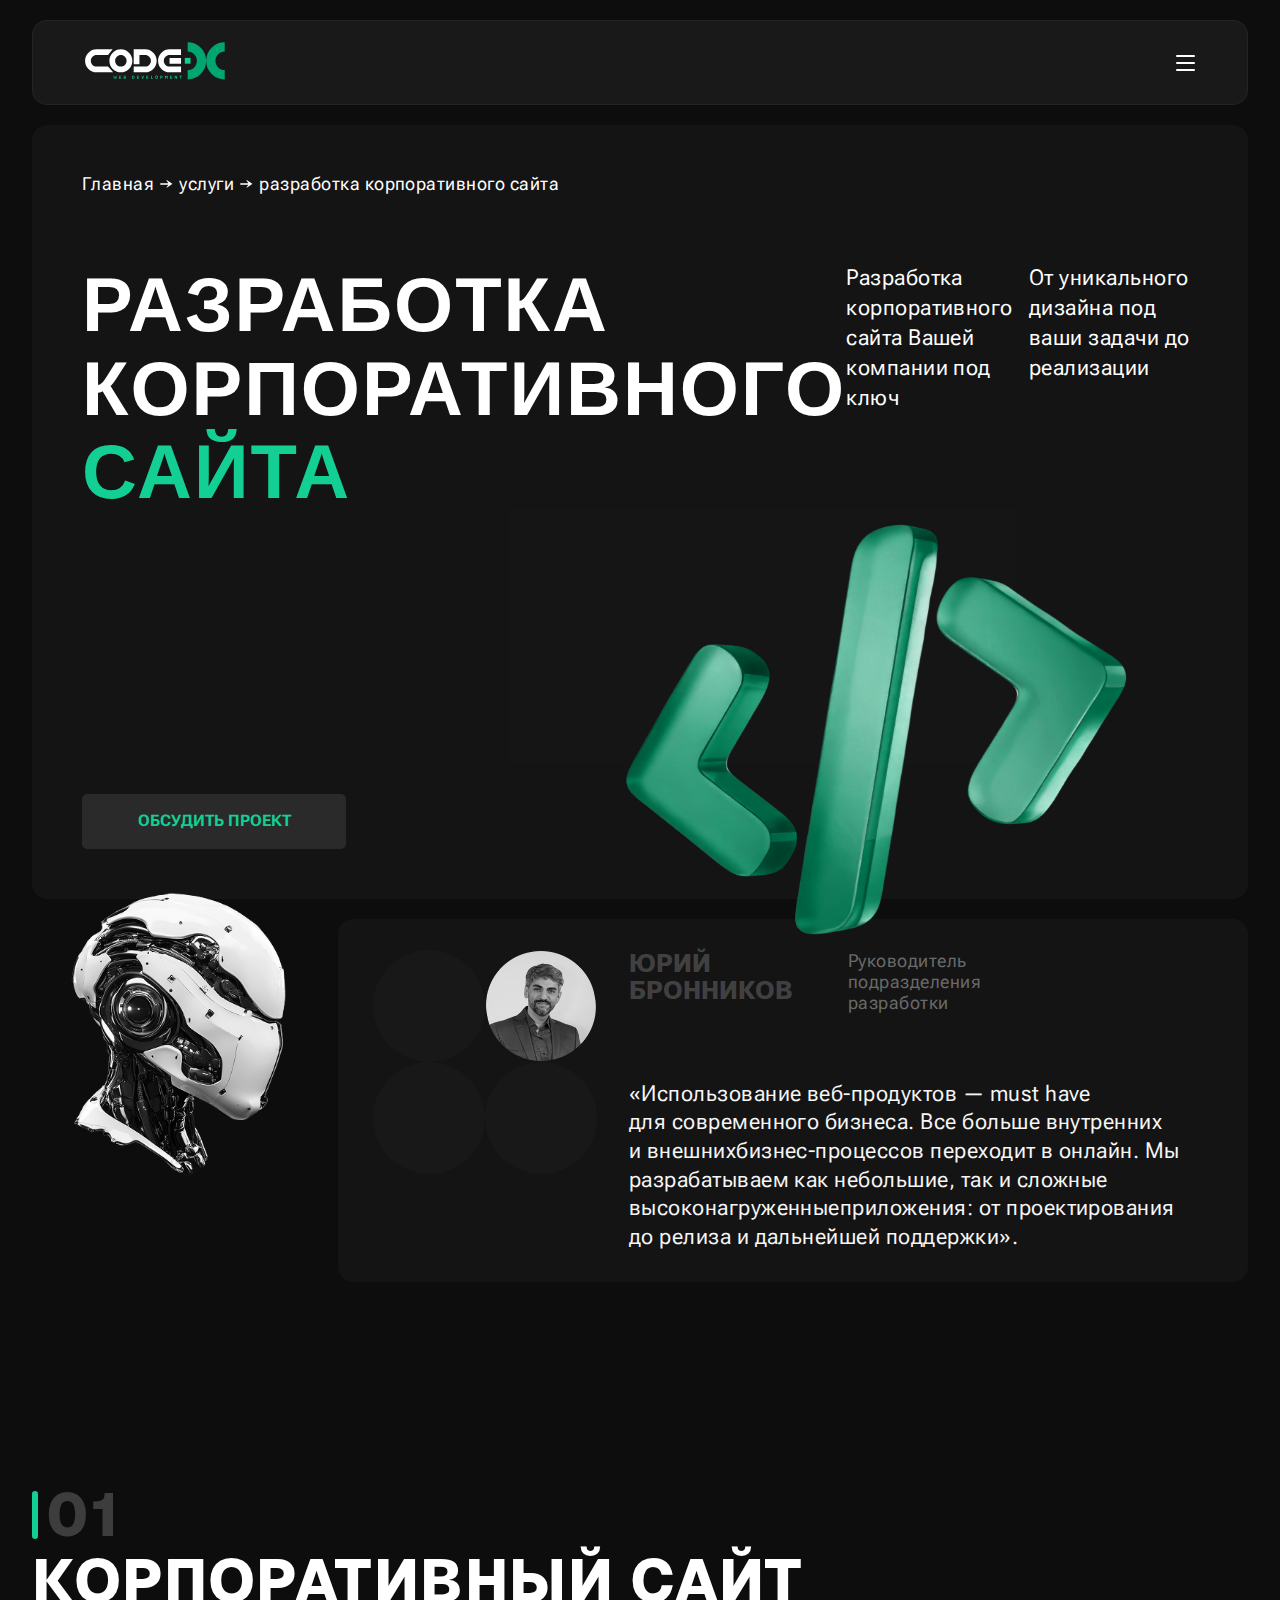
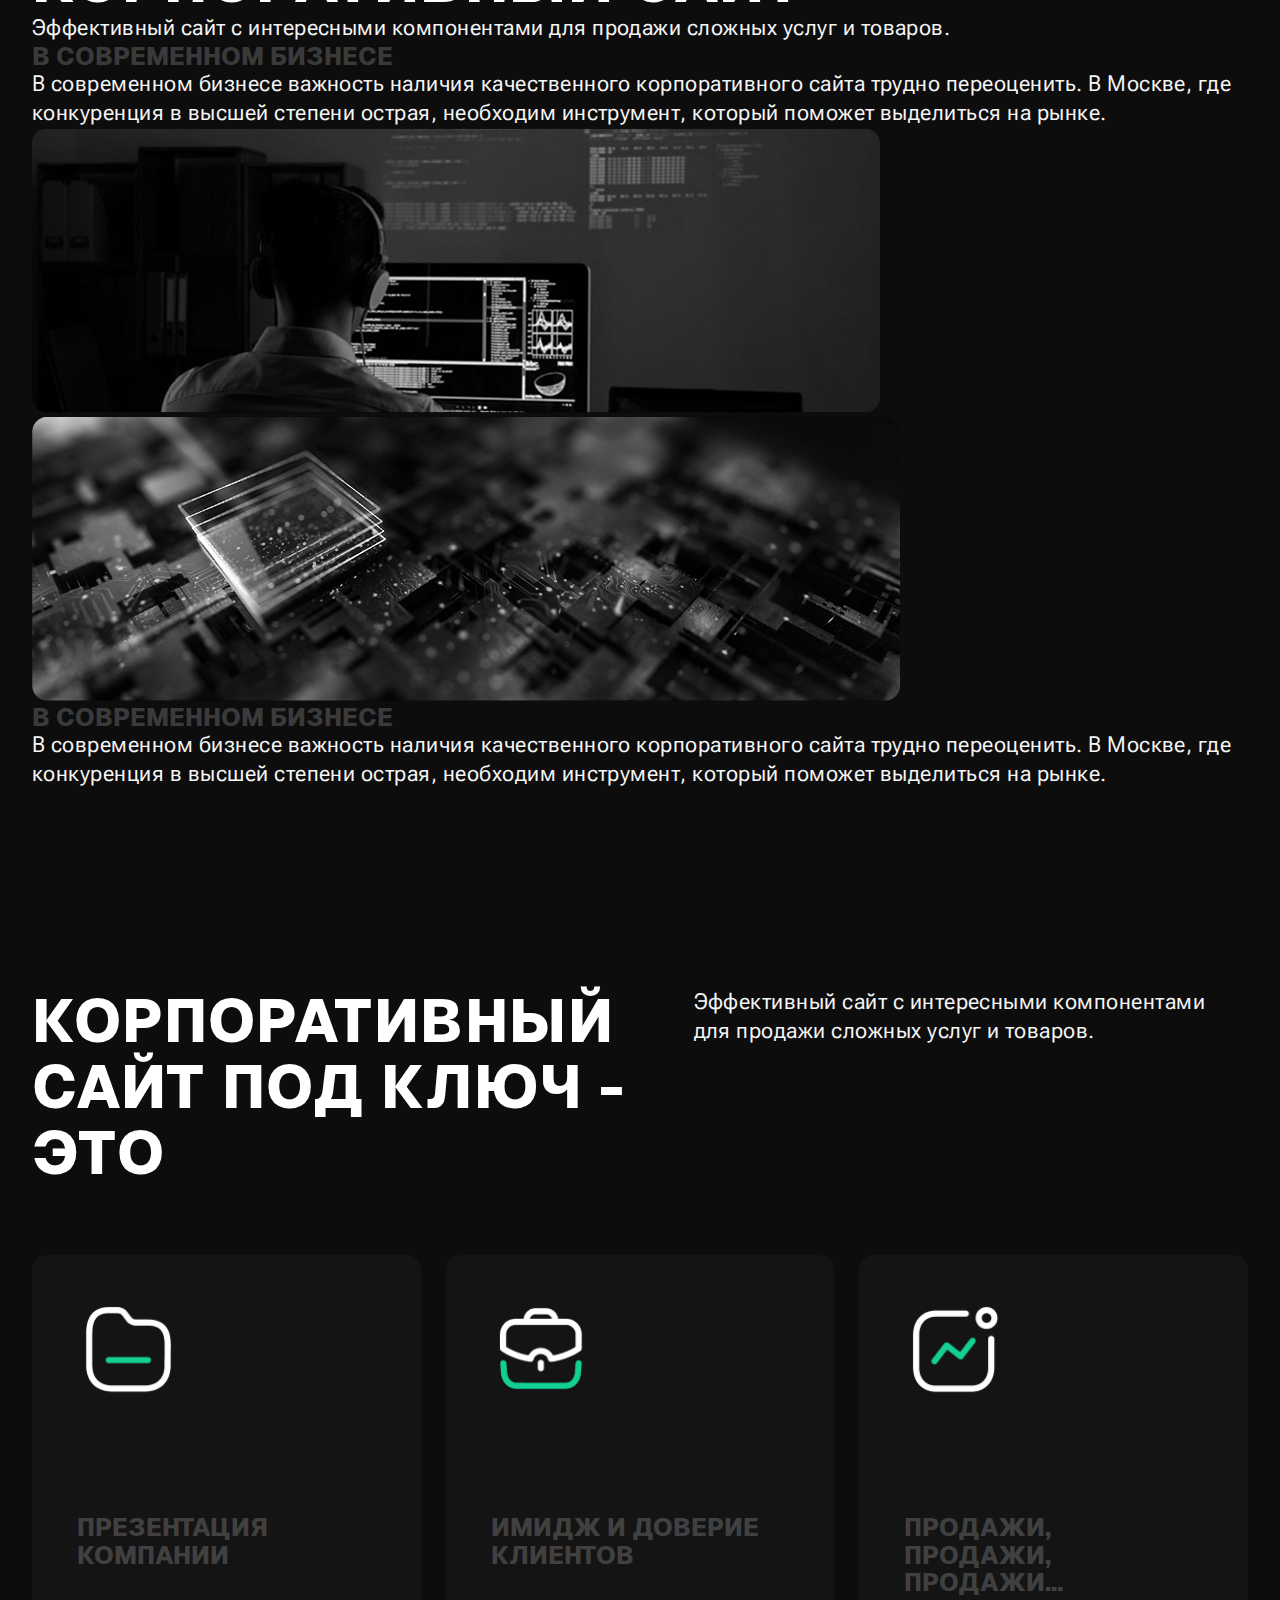
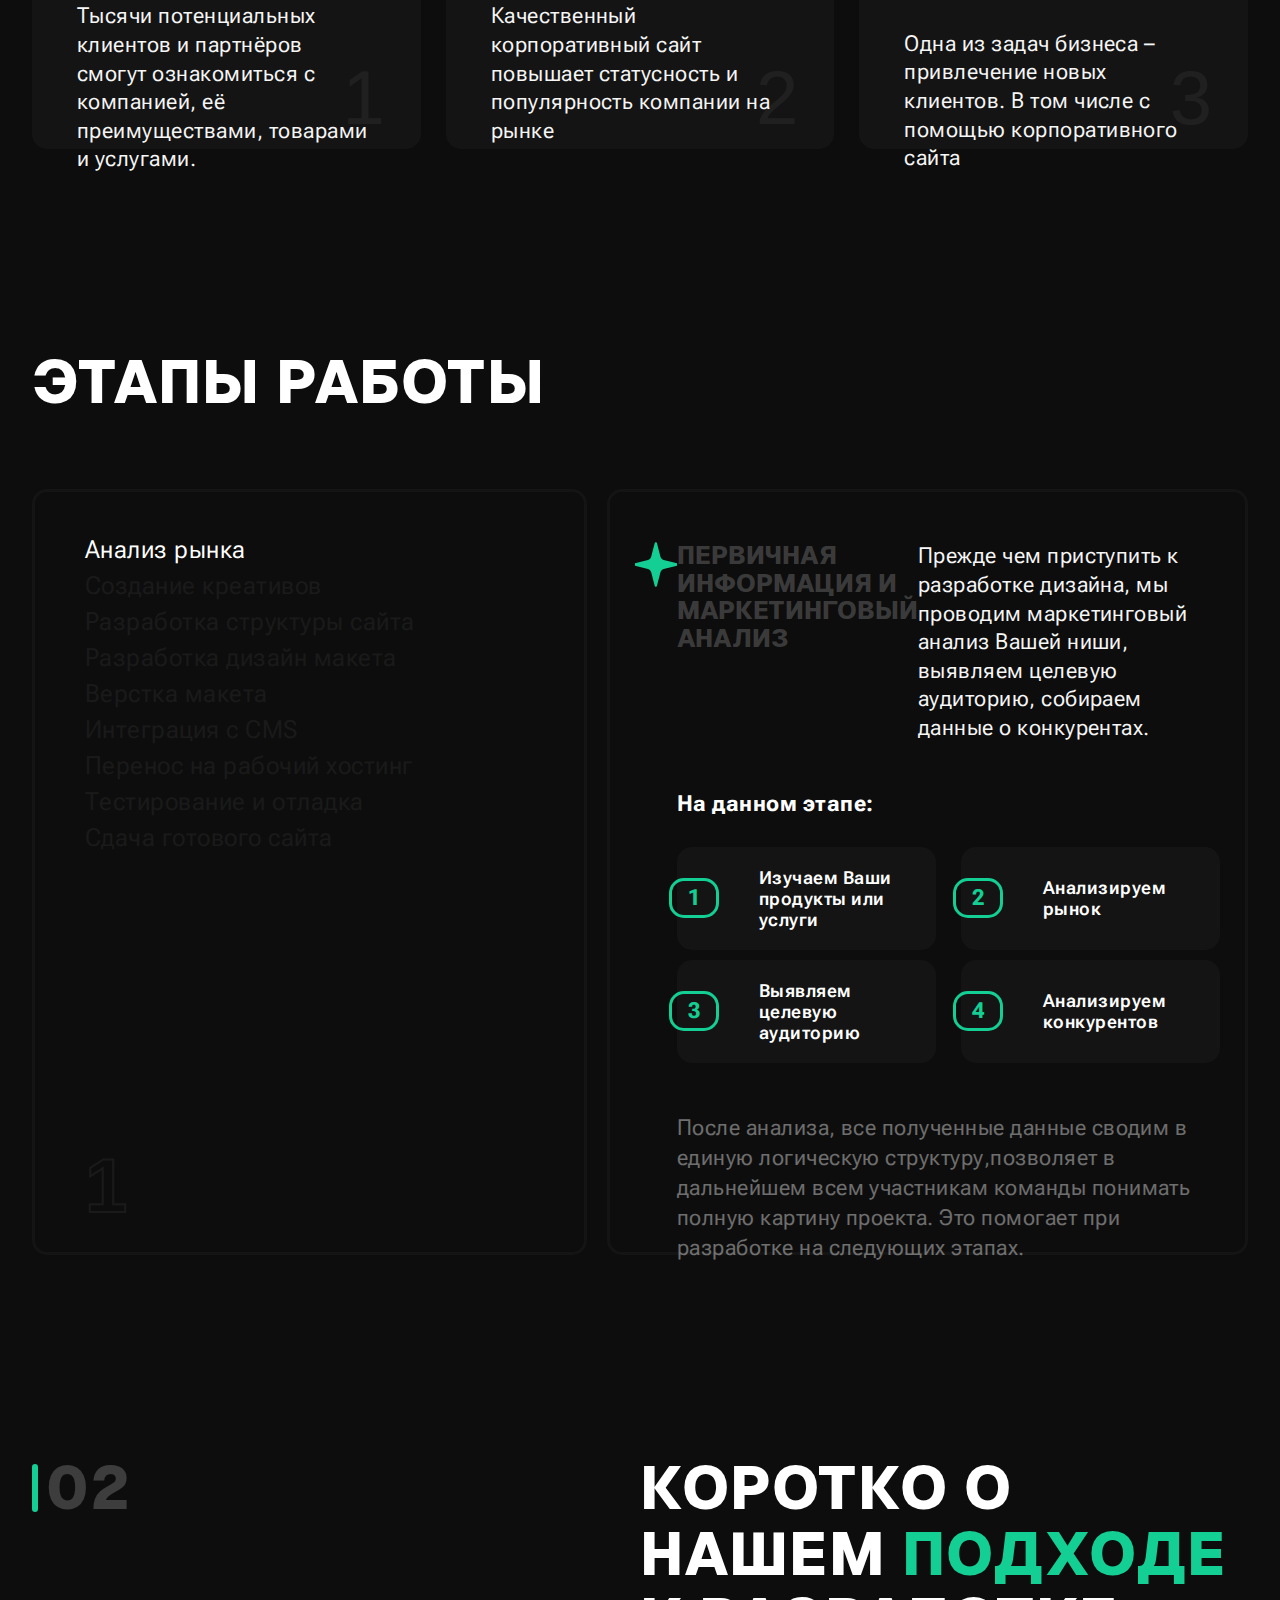
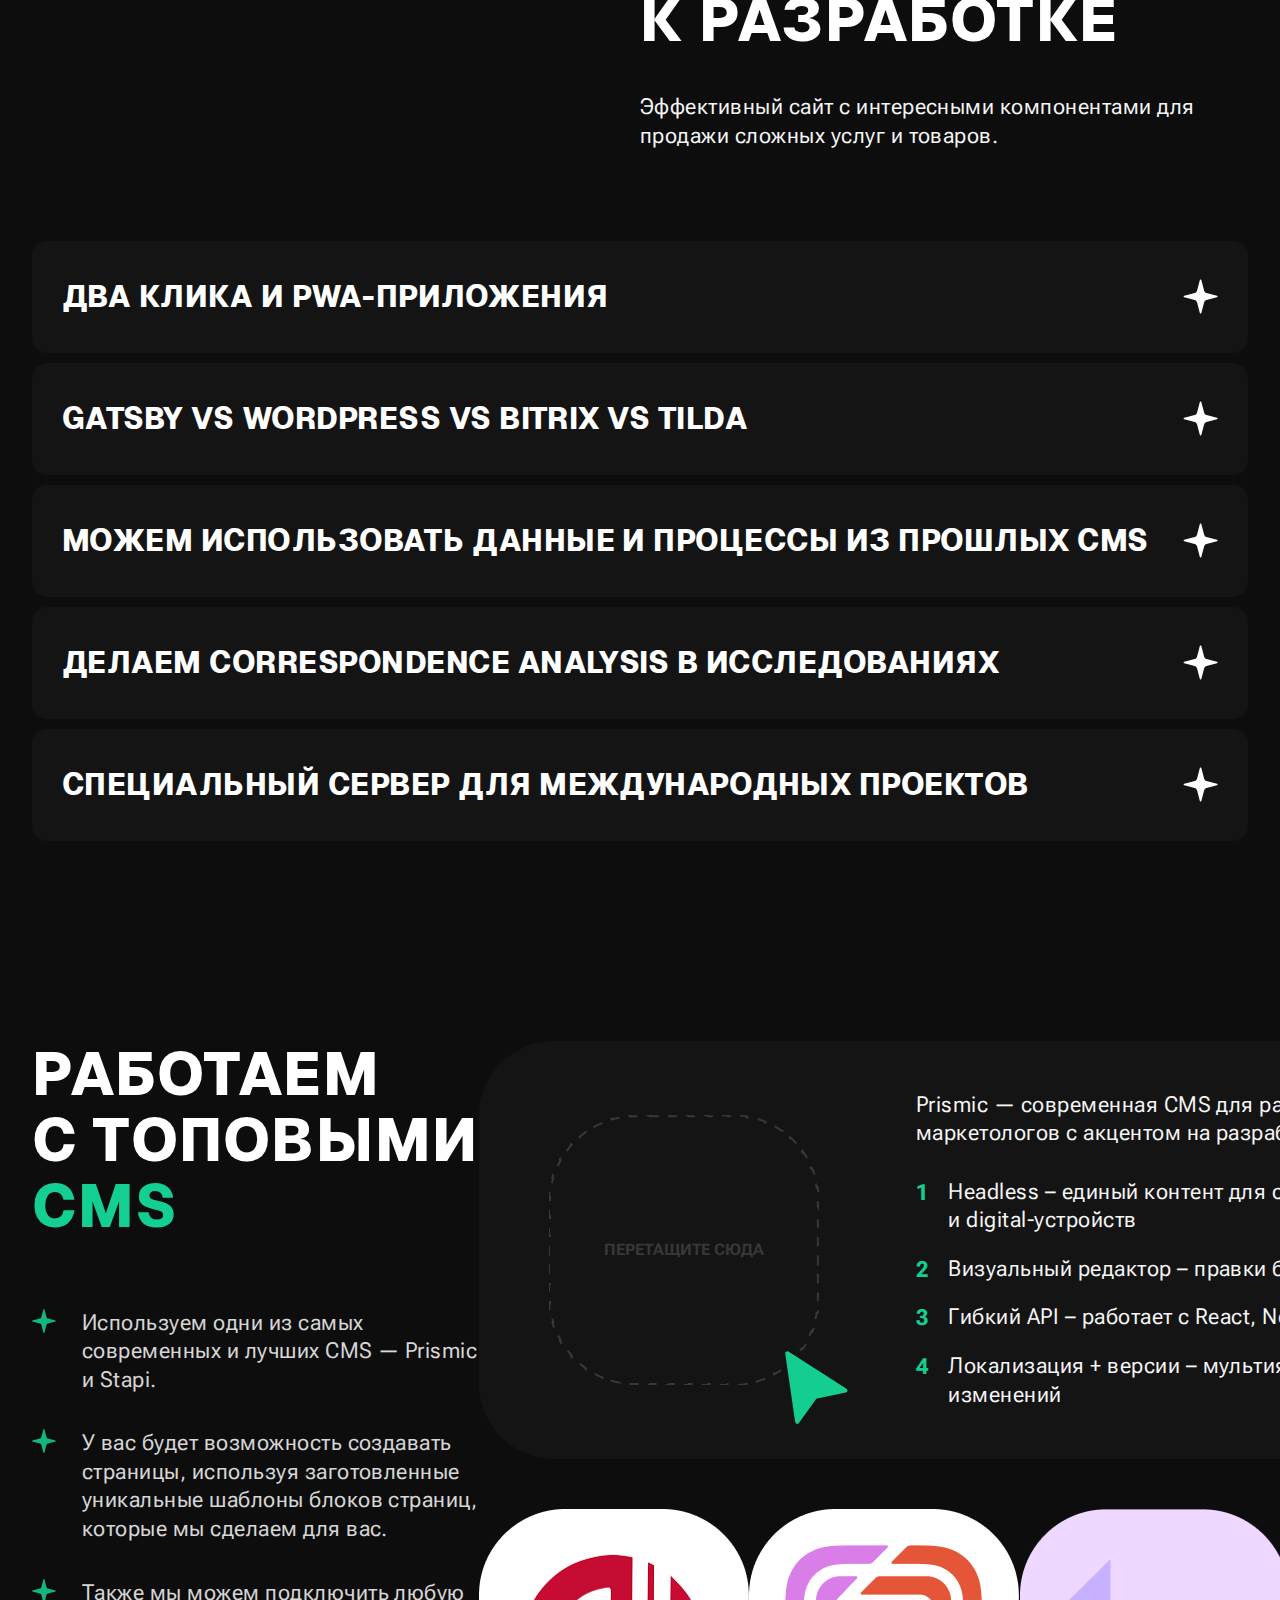
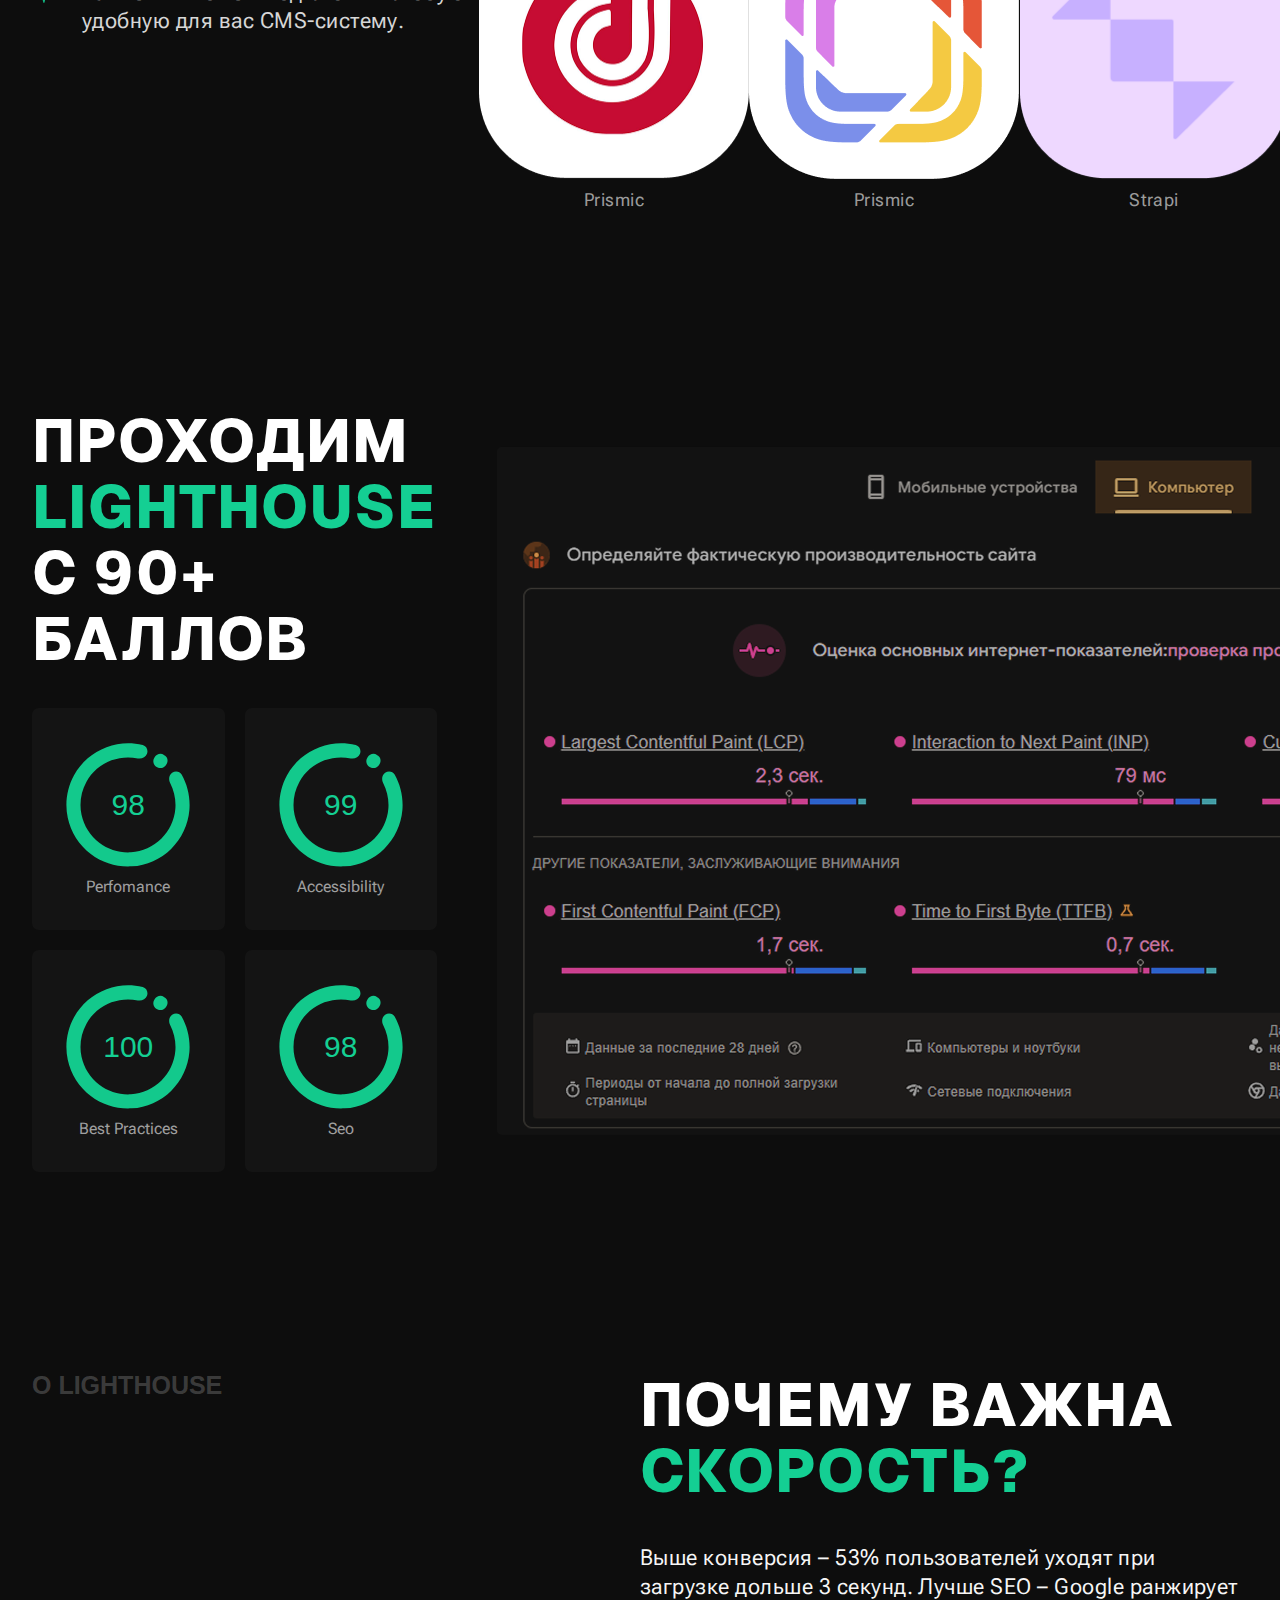
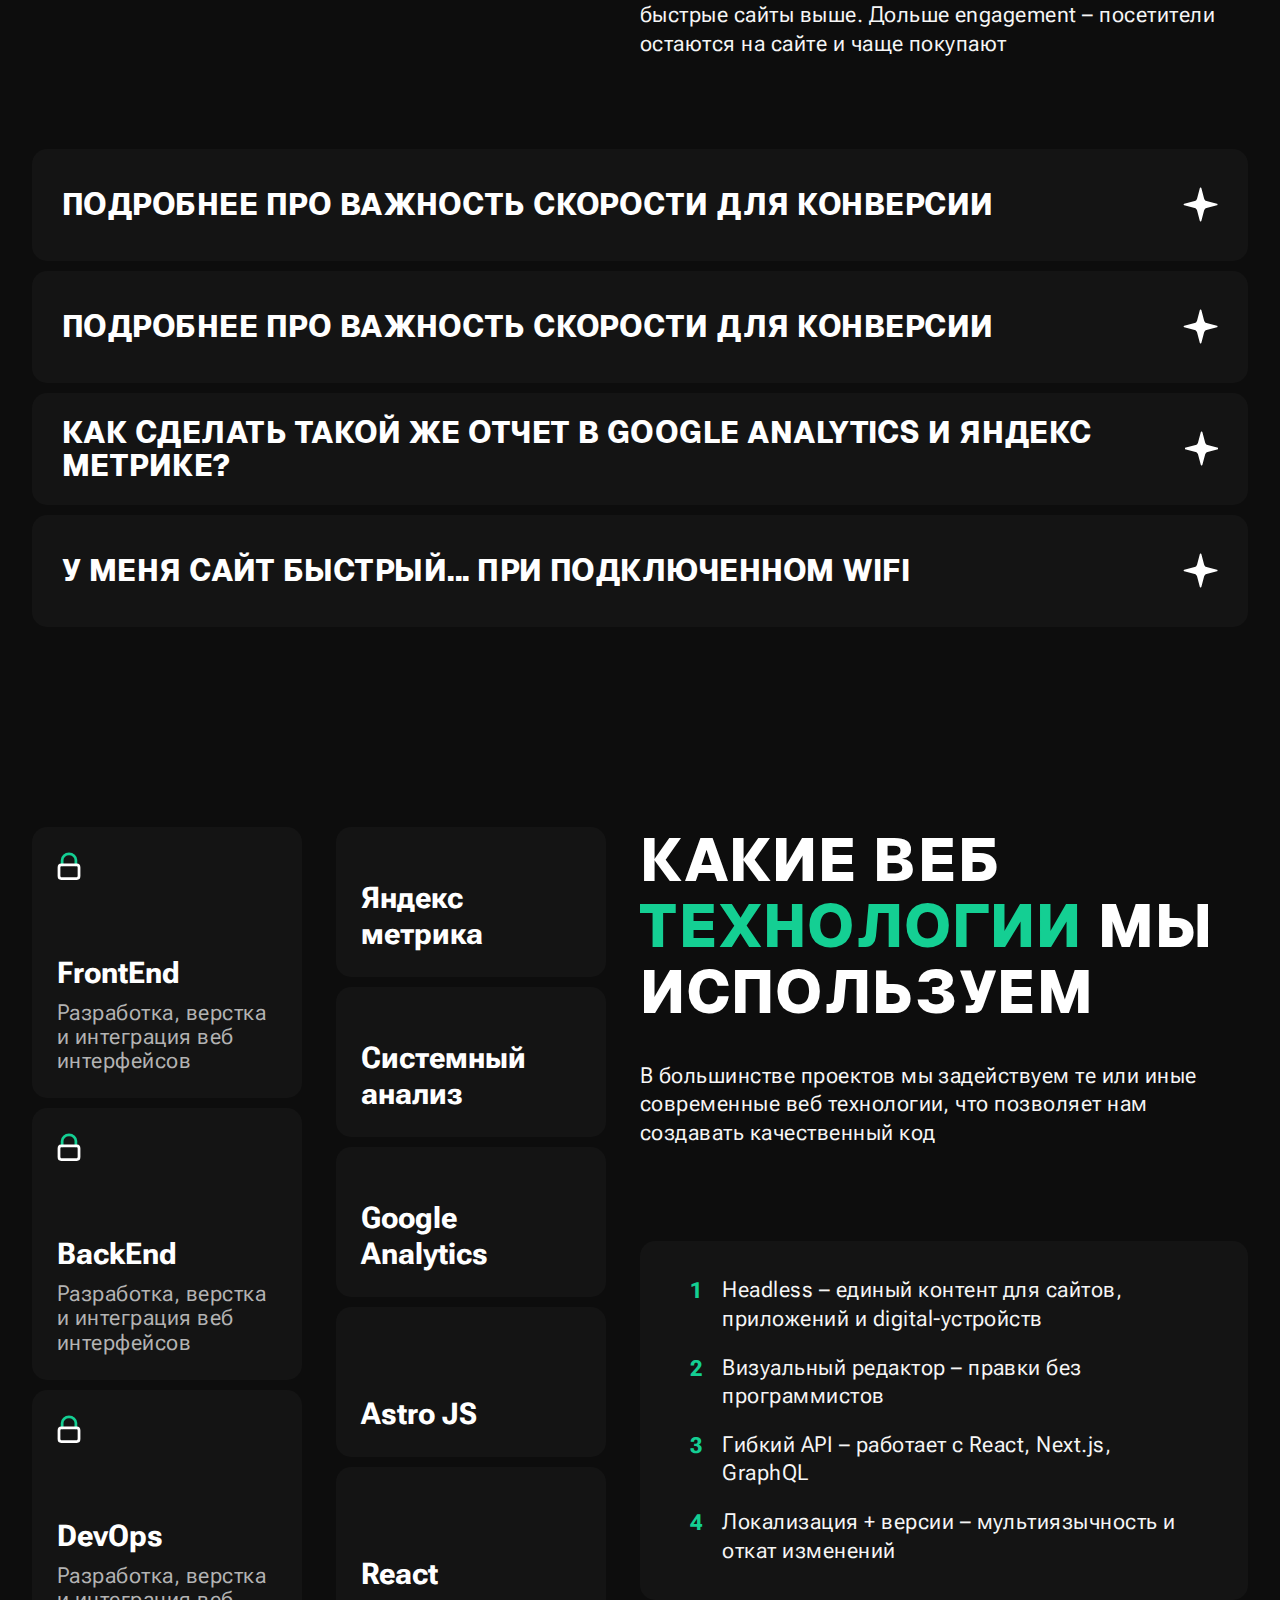
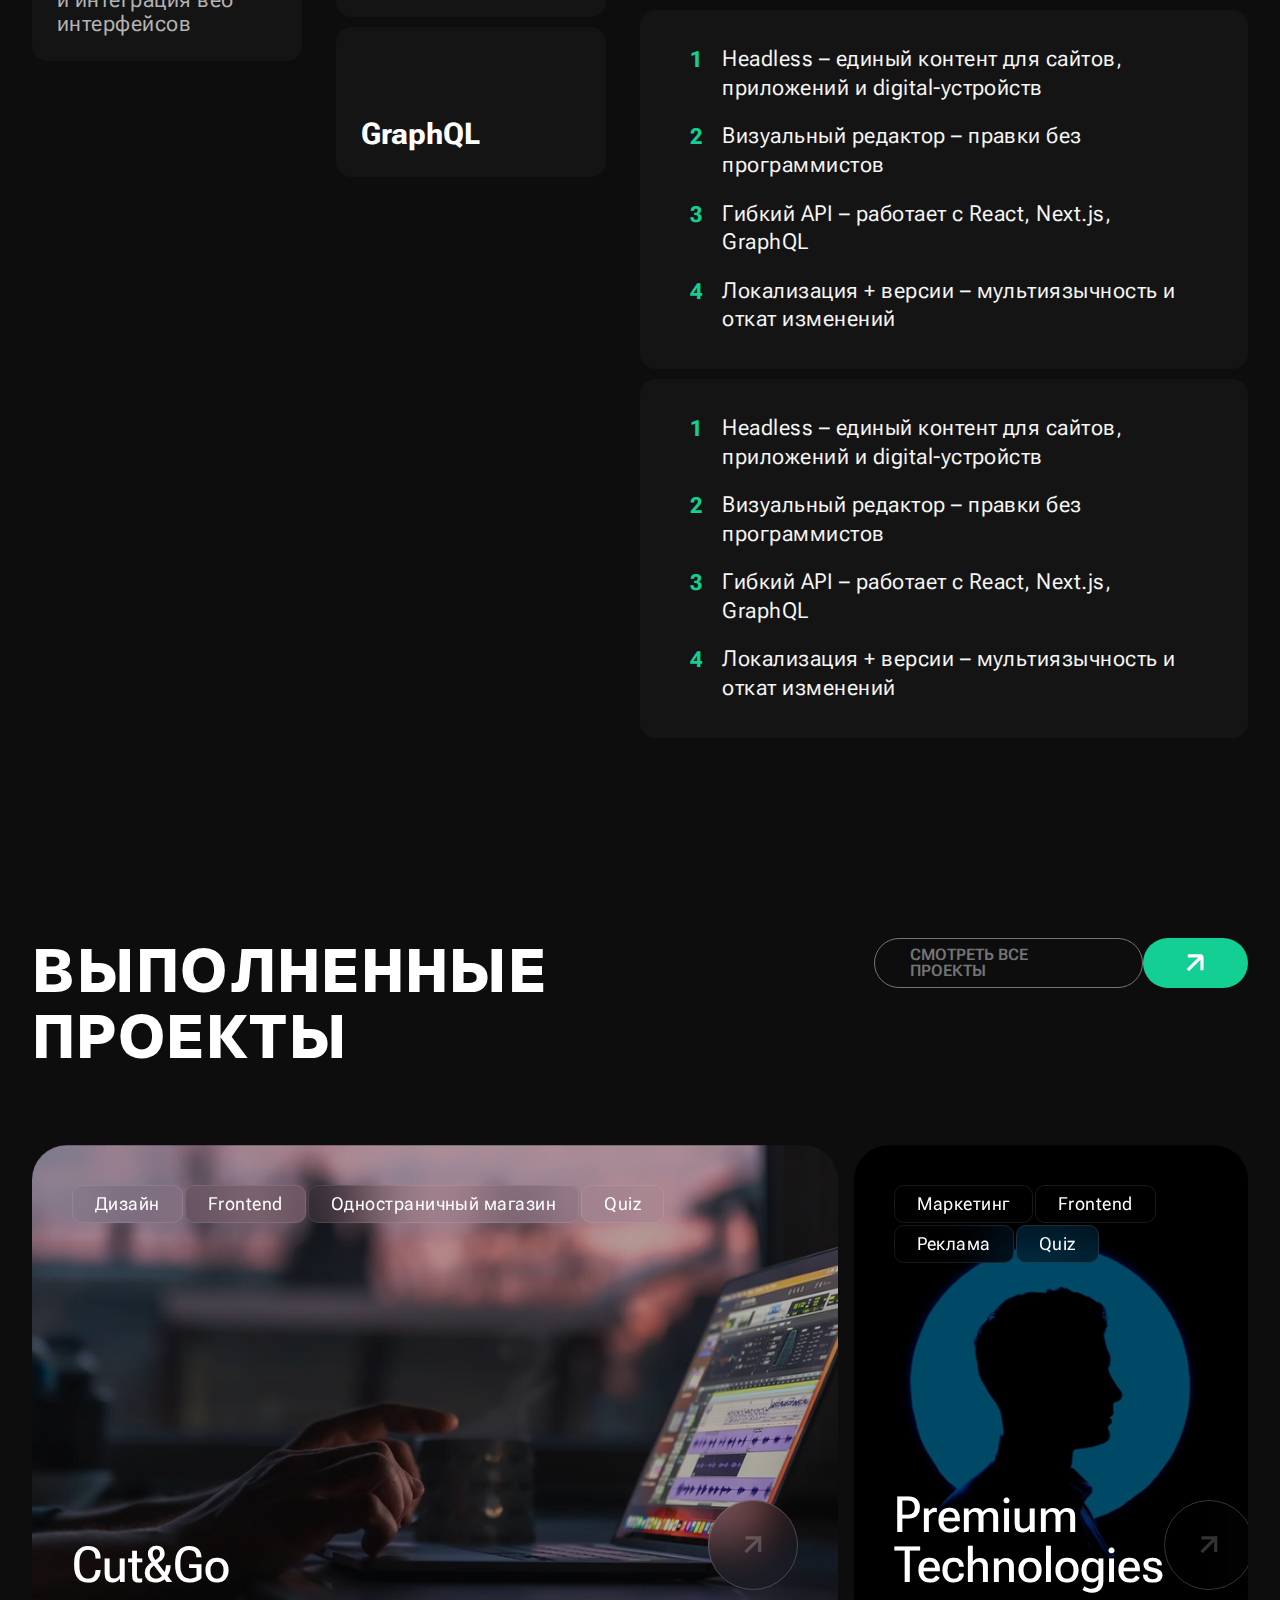
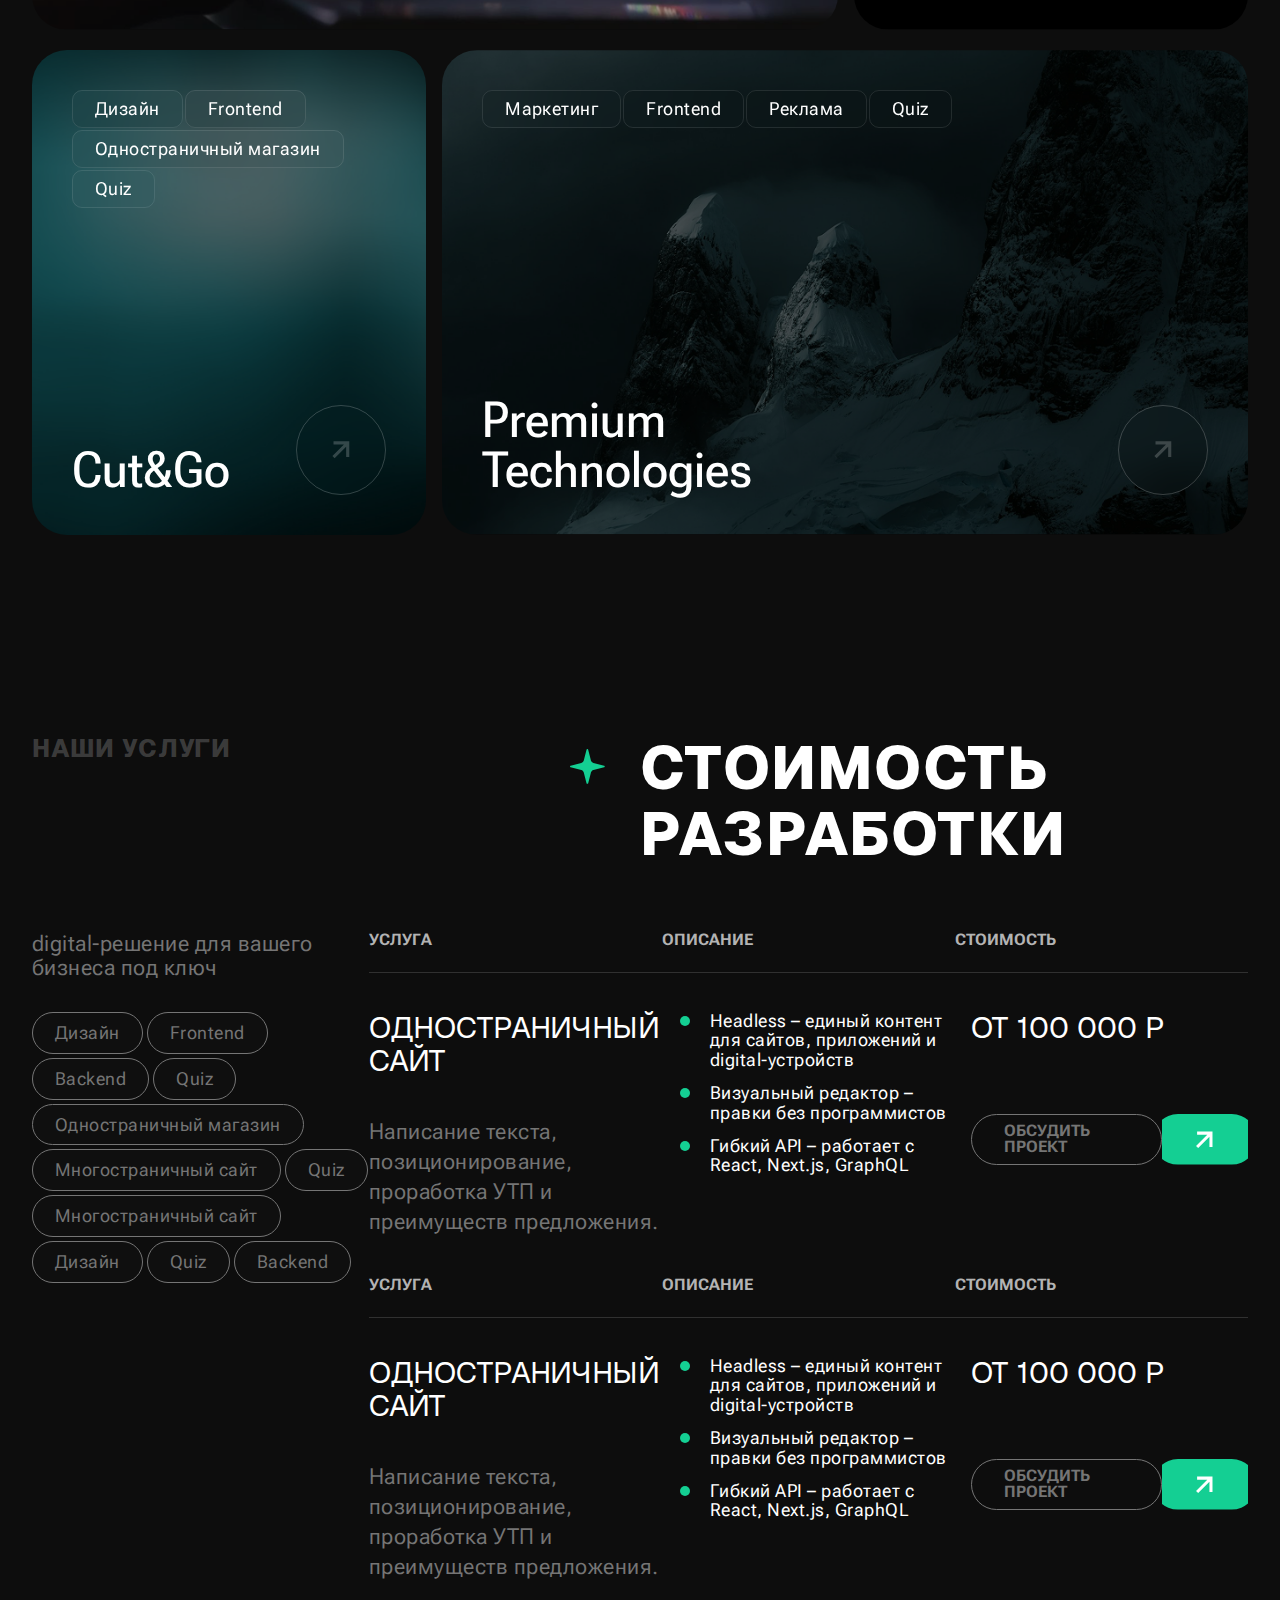
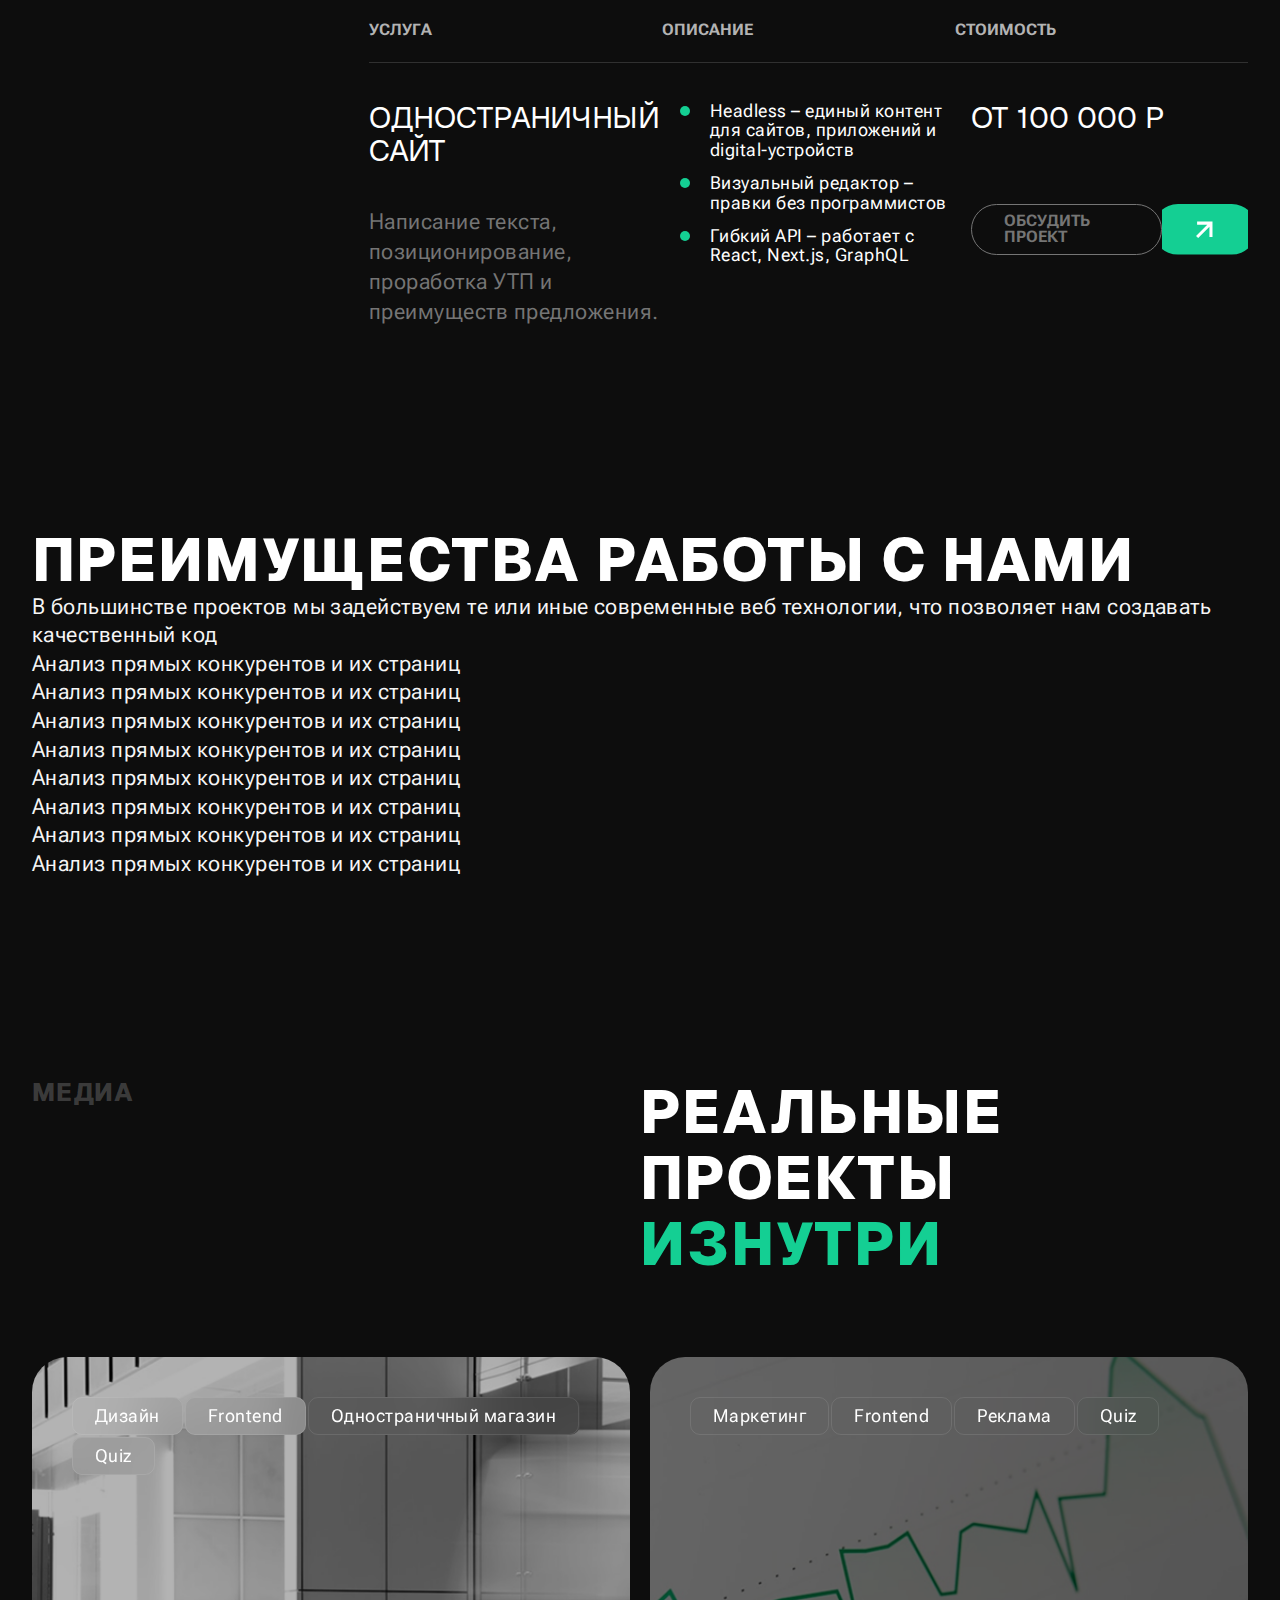
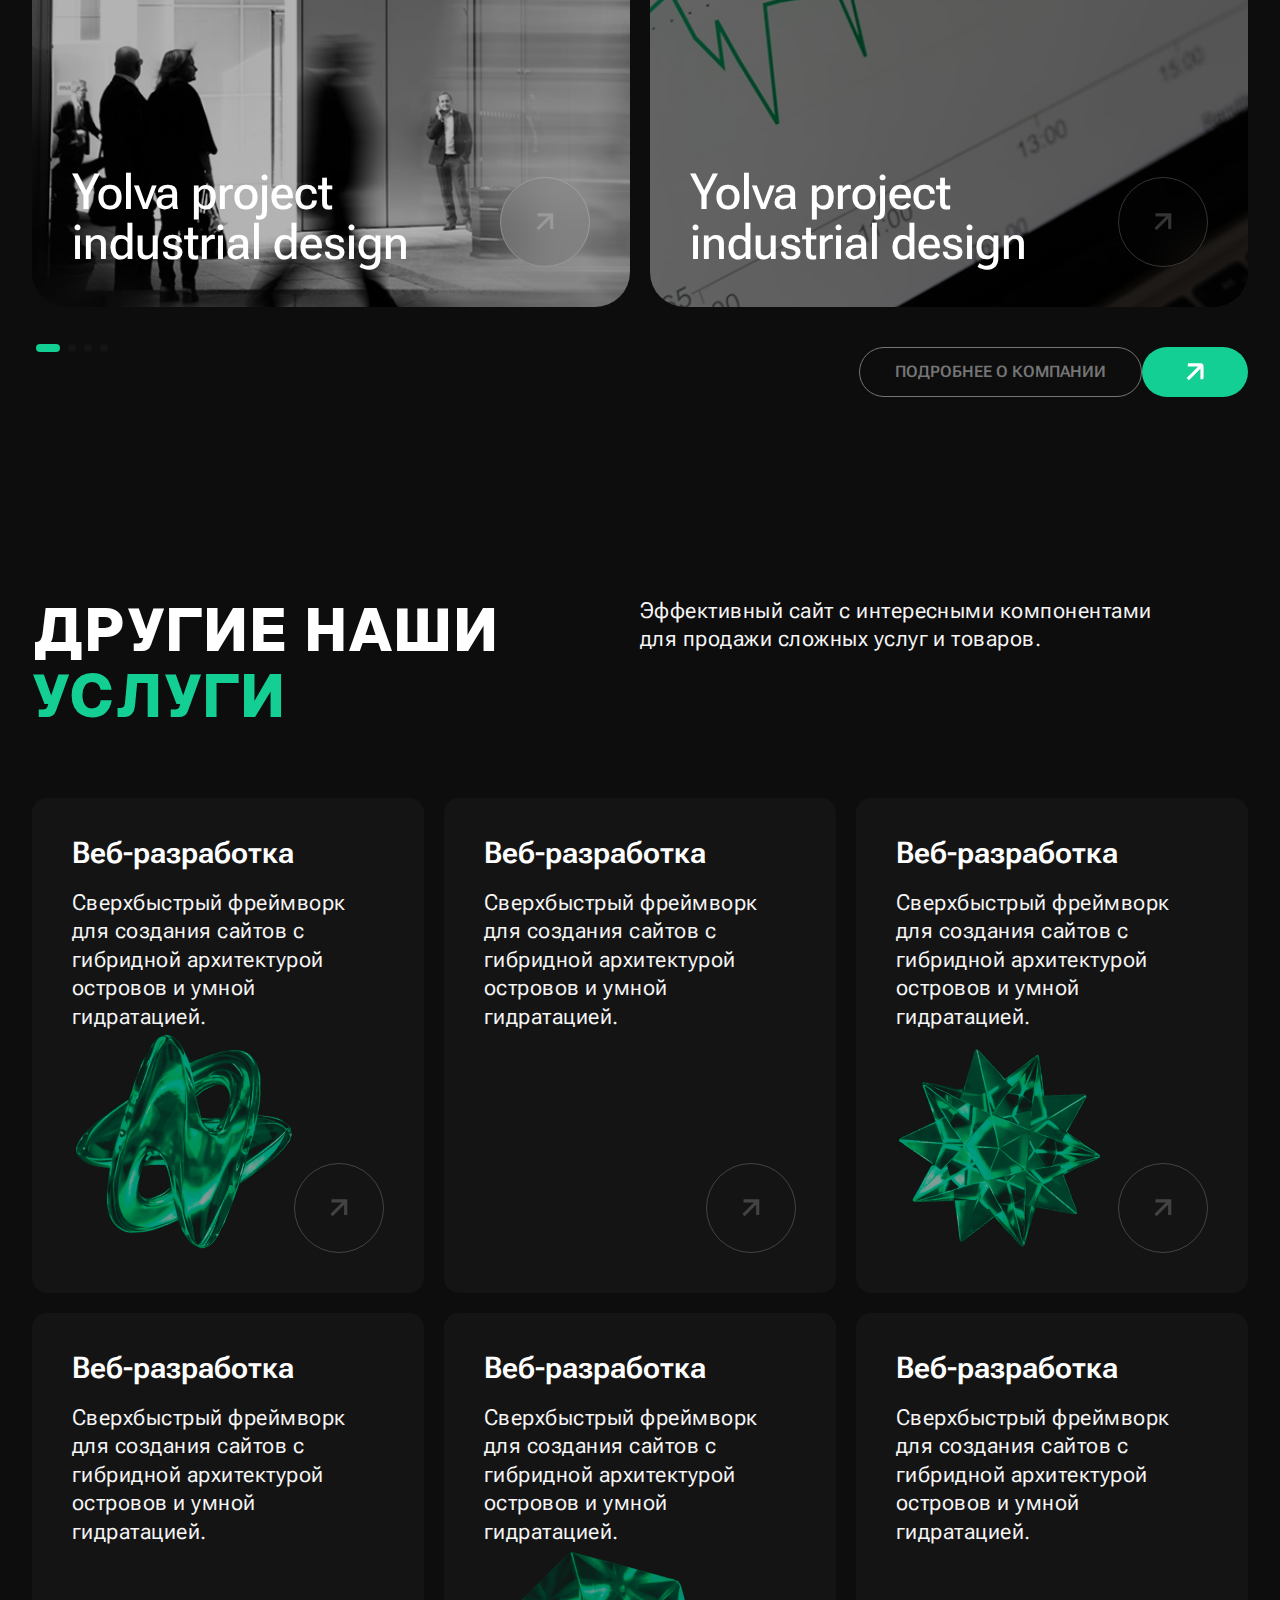
<file: corporate-website.html>
<!DOCTYPE html>
<html lang="ru">
<head>
    <meta charset="UTF-8">
    <meta name="viewport" content="width=device-width, initial-scale=1.0">
    <title>Разработка корпоративного сайта</title>
    <link rel="icon" href="./img/logo.svg.svg" type="image/x-icon">
    <link rel="preconnect" href="https://fonts.googleapis.com">
    <link rel="preconnect" href="https://fonts.gstatic.com" crossorigin>
    <link href="https://fonts.googleapis.com/css2?family=Inter:ital,opsz,wght@0,14..32,100..900;1,14..32,100..900&display=swap" rel="stylesheet">
    <link rel="stylesheet" href="./css/grid.css">
    <link rel="stylesheet" href="https://cdn.jsdelivr.net/npm/swiper@11/swiper-bundle.min.css"/>
    <link rel="stylesheet" href="./css/style.css">
    <script src="https://cdn.jsdelivr.net/npm/gsap@3.12.7/dist/gsap.min.js" defer></script>
    <script src="https://cdn.jsdelivr.net/npm/swiper@11/swiper-bundle.min.js" defer></script>
    <script src="./js/main.js" defer></script>
</head>
<body>
    <main id="main">
        
        <!-- HEADER -->

        <header class="header container">
            <a href="/" class="header__logo"><img src="./img/logo.svg.svg" alt="code-x" class="header__logo-img"></a>

            <div class="header__content">
                <nav class="header__nav">
                    <a href="./services.html" class="link header__nav-link">Что мы делаем</a>
                    <a href="./company.html" class="link header__nav-link">Компания</a>
                    <a href="./services.html" class="link header__nav-link">Кейсы</a>
                    <a href="./contacts.html" class="link header__nav-link">Контакты</a>
                </nav>
                <div class="header__contacts">
                    <a href="mailto:zakaz@code-x.website" class="link header__contacts-link">zakaz@code-x.website</a>
                    <a href="tel:74954571825" class="link header__contacts-link">+7.495.457.18.25</a>
                </div>
                <!-- /.header__contacts -->
                <div class="header__socials">
                    <a href="./404.html" class="header__socials-link"><img src="./img/telegram.svg" alt="telegram" class="header__socials-link-img"></a>
                    <a href="./404.html" class="header__socials-link"><img src="./img/whatsapp.svg" alt="whatsapp" class="header__socials-link-img"></a>
                </div>
                <!-- /.header__socials -->
            </div>
            <!-- /.header__content -->
            <button class="header__burger"></button>
        </header>
        <!-- /.header -->

        <section class="corporate-promo container">

            <nav class="breadcrumbs">
                <a href="#" class="breadcrumbs__item">Главная</a>
                <a href="#" class="breadcrumbs__item">услуги</a>
                <span href="#" class="breadcrumbs__item">разработка корпоративного сайта</span>
            </nav>
            <!-- /.breadcrumbs -->

            <div class="corporate-promo__heading">
                <h1 class="corporate-promo__title">Разработка КОРПОРАТИВНОГО  <p class="accent">САЙТА</p></h1>
                <div class="corporate-promo__info-block">
                    <span class="corporate-promo__info-text">Разработка корпоративного сайта Вашей компании под ключ</span>
                    <span class="corporate-promo__info-text">От уникального дизайна под ваши задачи до реализации </span>
                </div>
                <!-- /.corporate-promo__info -->
            </div>
            <!-- /.corporate-promo__heading -->

            <a href="#" class="corporate-promo__link">Обсудить проект</a>

            <img src="./img/promo-corp.png" aria-hidden="true" role="presentation" alt="" class="corporate-promo__image"></img>

        </section>
        <!-- /.corporate-promo -->

        <section class="corporate-team container">
            <div class="corporate-team__content">
                
                <div class="corporate-team__image-wrap">
                    <img src="./img/team-robot.png" alt="" class="corporate-team__image">
                </div>
                <!-- /.corporate-team__image-wrap -->

                <div class="corporate-team__info">
                    <div class="corporate-team__info-images">
                        <div class="corporate-team__info-img-wrap"><img src="./img/Nzswxew8Egg2.png" alt="" class="corporate-team__info-img"></div>
                        <div class="corporate-team__info-img-wrap corporate-team__info-img-wrap_active"><img src="./img/Nzswxew8Egg2.png" alt="" class="corporate-team__info-img corporate-team__info-img-wrap_active"></div>
                        <div class="corporate-team__info-img-wrap"><img src="./img/Nzswxew8Egg2.png" alt="" class="corporate-team__info-img"></div>
                        <div class="corporate-team__info-img-wrap"><img src="./img/Nzswxew8Egg2.png" alt="" class="corporate-team__info-img"></div>
                    </div>
                    <!-- /.corporate-team__info-images -->

                    <div class="corporate-team__info-content">
                        <div class="corporate-team__info-heading">
                            <h3 class="corporate-team__info-title section-sub">Юрий <br> Бронников</h3>
                            <span class="corporate-team__info-position">Руководитель подразделения разработки</span>
                        </div>
                        <!-- /.corporate-team__info-heading -->

                        <p class="corporate-team__info-text main-text">«Использование веб-продуктов — must have для современного бизнеса. Все больше внутренних и внешнихбизнес-процессов переходит в онлайн. Мы разрабатываем как небольшие, так и сложные высоконагруженныеприложения: от проектирования до релиза и дальнейшей поддержки».</p>
                    </div>
                    <!-- /.corporate-team__info-content -->

                </div>
                <!-- /.corporate-team__info -->
            </div>
            <!-- /.corporate-team__content -->
        </section>
        <!-- /.corporate-team -->

        <section class="corporate-about container section">
            <div class="corporate-about__heading">
                <span class="heading-num">01</span>
                <div class="corporate-about__content">
                    <h2 class="corporate-about__title section-title">Корпоративный сайт</h2>
                    <p class="corporate-about__info main-text">Эффективный сайт с интересными компонентами для продажи сложных услуг и товаров.</p>
                </div>
                <!-- /.corporate-about__info -->
            </div>
            <!-- /.corporate-about__heading -->

            <div class="corporate-about__cards">
                <div class="corporate-about__card">
                    <div class="corporate-about__card-info">
                        <h3 class="corporate-about__card-title section-sub">В современном бизнесе </h3>
                        <p class="corporate-about__card-text main-text">
                            В современном бизнесе важность наличия качественного корпоративного сайта трудно переоценить. В Москве, где конкуренция в высшей степени острая, необходим инструмент, который поможет выделиться на рынке.
                        </p>
                    </div>
                    <!-- /.corporate-about__card-info -->
                    <div class="corporate-about__card-img-wrap">
                        <img class="corporate-about__card-img" src="./img/corporate-about1.png" alt=""></img>
                    </div>
                </div>
                <!-- /.corporate-about__card -->

                <div class="corporate-about__card">
                    <div class="corporate-about__card-img-wrap">
                        <img class="corporate-about__card-img" src="./img/corporate-about2.png" alt=""></img>
                    </div>
                    <div class="corporate-about__card-info">
                        <h3 class="corporate-about__card-title section-sub">В современном бизнесе </h3>
                        <p class="corporate-about__card-text main-text">
                            В современном бизнесе важность наличия качественного корпоративного сайта трудно переоценить. В Москве, где конкуренция в высшей степени острая, необходим инструмент, который поможет выделиться на рынке.
                        </p>
                    </div>
                    <!-- /.corporate-about__card-info -->
                </div>
                <!-- /.corporate-about__card -->

            </div>
            <!-- /.corporate-about__cards -->

        </section>
        <!-- /.corporate-about -->

        <section class="corporate-advantage container section">
            <div class="corporate-advantage__heading">
                <h2 class="corporate-advantage__title section-title">Корпоративный сайт под ключ - это</h2>
                <div class="corporate-advantage__info-wrap"><p class="corporate-advantage__info main-text">Эффективный сайт с интересными компонентами для продажи сложных услуг и товаров.</p></div>
            </div>
            <!-- /.corporate-advantage__heading -->

            <div class="corporate-advantage__cards">
                <div class="corporate-advantage__card">
                    <div class="corporate-advantage__card-icon corporate-advantage__card-icon_present"></div>
                    <h3 class="corporate-advantage__card-title section-sub">Презентация компании</h3>
                    <p class="corporate-advantage__card-text main-text">Тысячи потенциальных клиентов и партнёров смогут ознакомиться с компанией, её преимуществами, товарами и услугами.</p>
                    <span class="corporate-advantage__card-num">1</span>
                </div>
                <!-- /.corporate-advantage__card -->
                 
                <div class="corporate-advantage__card">
                    <div class="corporate-advantage__card-icon corporate-advantage__card-icon_trust"></div>
                    <h3 class="corporate-advantage__card-title section-sub">Имидж и доверие клиентов</h3>
                    <p class="corporate-advantage__card-text main-text">Качественный корпоративный сайт повышает статусность и популярность компании на рынке</p>
                    <span class="corporate-advantage__card-num">2</span>
                </div>
                <!-- /.corporate-advantage__card -->

                <div class="corporate-advantage__card">
                    <div class="corporate-advantage__card-icon corporate-advantage__card-icon_sell"></div>
                    <h3 class="corporate-advantage__card-title section-sub">Продажи, продажи, продажи…</h3>
                    <p class="corporate-advantage__card-text main-text">Одна из задач бизнеса – привлечение новых клиентов. В том числе с помощью корпоративного сайта</p>
                    <span class="corporate-advantage__card-num">3</span>
                </div>
                <!-- /.corporate-advantage__card -->

            </div>
            <!-- /.corporate-advantage__cards -->
        </section>
        <!-- /.corporate-advantage -->

        <section class="corporate-stages section">
            <div class="container">
                <h2 class="corporate-stages__title section-title">ЭТАПЫ РАБОТЫ</h2>

                <div class="corporate-stages__content">
                    <ul class="corporate-stages__tabs-buttons">
                        <li class="corporate-stages__tabs-button corporate-stages__tabs-button_active">Анализ рынка</li>
                        <li class="corporate-stages__tabs-button">Создание креативов</li>
                        <li class="corporate-stages__tabs-button">Разработка структуры сайта</li>
                        <li class="corporate-stages__tabs-button">Разработка дизайн макета</li>
                        <li class="corporate-stages__tabs-button">Верстка макета</li>
                        <li class="corporate-stages__tabs-button">Интеграция с CMS</li>
                        <li class="corporate-stages__tabs-button">Перенос на рабочий хостинг</li>
                        <li class="corporate-stages__tabs-button">Тестирование и отладка</li>
                        <li class="corporate-stages__tabs-button">Сдача готового сайта</li>

                        <span class="corporate-stages__tabs-num">1</span>
                    </ul>
                    <!-- /.corporate-stages__tabs-buttons -->

                    <div class="corporate-stages__tab">
                        <div class="corporate-stages__tab-icon"></div>

                        <div class="corporate-stages__tab-content">
                            <div class="corporate-stages__tab-heading">
                                <h3 class="corporate-stages__tab-title section-sub" section-sub>Первичная информация и маркетинговый анализ</h3>
                                <p class="corporate-stages__tab-info main-text">Прежде чем приступить к разработке дизайна, мы проводим маркетинговый анализ Вашей ниши, выявляем целевую аудиторию, собираем данные о конкурентах.</p>
                            </div>
                            <!-- /.corporate-stages__tab-heading -->

                            <span class="corporate-stages__tab-cards-title">На данном этапе:</span>

                            <div class="corporate-stages__tab-cards">
                                <div class="corporate-stages__tab-card">
                                    <span class="corporate-stages__tab-card-num">1</span>
                                    <p class="corporate-stages__tab-card-text">Изучаем Ваши продукты или услуги</p>
                                </div>
                                <!-- /.corporate-stages__tab-card -->
                                 
                                <div class="corporate-stages__tab-card">
                                    <span class="corporate-stages__tab-card-num">2</span>
                                    <p class="corporate-stages__tab-card-text">Анализируем рынок</p>
                                </div>
                                <!-- /.corporate-stages__tab-card -->
                                 
                                
                                <div class="corporate-stages__tab-card">
                                    <span class="corporate-stages__tab-card-num">3</span>
                                    <p class="corporate-stages__tab-card-text">Выявляем целевую аудиторию</p>
                                </div>
                                <!-- /.corporate-stages__tab-card -->
                                
                                <div class="corporate-stages__tab-card">
                                    <span class="corporate-stages__tab-card-num">4</span>
                                    <p class="corporate-stages__tab-card-text">Анализируем конкурентов</p>
                                </div>
                                <!-- /.corporate-stages__tab-card -->

                            </div>
                            <!-- /.corporate-stages__tab-cards -->

                            <p class="corporate-stages__tab-annotation">
                                После анализа, все полученные данные сводим в единую логическую структуру,позволяет в дальнейшем всем участникам команды понимать полную картину проекта. Это помогает при разработке на следующих этапах.
                            </p>
                        </div>
                        <!-- /.corporate-stages__tab-content -->
                    </div>
                    <!-- /.corporate-stages__tab -->

                </div>
                <!-- /.corporate-stages__content -->
            </div>
            <!-- /.container -->
        </section>
        <!-- /.corporate-stages -->

        <section class="corporate-approach section">
            <div class="container">
                <div class="explanations__heading">
                    <span class="heading-num">02</span>

                    <div class="explanations__heading-content">
                        <h2 class="explanations__title section-title">Коротко о нашем <span class="accent">подходе</span> к разработке</h2>
                        <span class="explanations__info main-text">Эффективный сайт с интересными компонентами для продажи сложных услуг и товаров.</span>
                    </div>
                    <!-- /.explanations__heading-content -->
                </div>
                <!-- /.explanations__heading -->


                <div class="explanations__cards">

                    <div class="explanations__card">
                        <div class="explanations__card-heading">
                            <h3 class="explanations__card-title section-sub">Два клика и PWA-приложения</h3>
                            <div class="explanations__card-icon"></div>
                        </div>
                        <!-- /.questions__card-heading -->
                
                        <div class="explanations__card-text-wrap">
                            <p class="explanations__card-text main-text">
                                Ниже на фотографии изображен код сайта компании Porsche, на котором видны файлы Astro JS. Мы предполагаем, что в этой компании работают лучшие IT-специалисты, и они сделали правильный выбор.
                            </p>
                        </div>
                        
                        <img src="./img/corporate-approach.png" alt="" class="explanations__card-img">
                    </div>  
                    <!-- /.questions__card -->
                     
                    <div class="explanations__card">
                        <div class="explanations__card-heading">
                            <h3 class="explanations__card-title section-sub">Gatsby vs WordPress vs Bitrix vs Tilda</h3>
                            <div class="explanations__card-icon"></div>
                        </div>
                        <!-- /.questions__card-heading -->
                
                        <div class="explanations__card-text-wrap">
                            <p class="explanations__card-text main-text">
                                Ниже на фотографии изображен код сайта компании Porsche, на котором видны файлы Astro JS. Мы предполагаем, что в этой компании работают лучшие IT-специалисты, и они сделали правильный выбор.
                            </p>
                        </div>
                
                        <img src="./img/corporate-approach.png" alt="" class="explanations__card-img">
                    </div>  
                    <!-- /.questions__card -->
                     
                    <div class="explanations__card">
                        <div class="explanations__card-heading">
                            <h3 class="explanations__card-title section-sub">Можем использовать данные и процессы из прошлых CMS</h3>
                            <div class="explanations__card-icon"></div>
                        </div>
                        <!-- /.questions__card-heading -->
                
                        <div class="explanations__card-text-wrap">
                            <p class="explanations__card-text main-text">
                                Ниже на фотографии изображен код сайта компании Porsche, на котором видны файлы Astro JS. Мы предполагаем, что в этой компании работают лучшие IT-специалисты, и они сделали правильный выбор.
                            </p>
                        </div>
                
                        <img src="./img/corporate-approach.png" alt="" class="explanations__card-img">
                    </div>  
                    <!-- /.questions__card -->
                     
                    <div class="explanations__card">
                        <div class="explanations__card-heading">
                            <h3 class="explanations__card-title section-sub">Делаем Correspondence analysis в исследованиях</h3>
                            <div class="explanations__card-icon"></div>
                        </div>
                        <!-- /.questions__card-heading -->
                
                        <div class="explanations__card-text-wrap">
                            <p class="explanations__card-text main-text">
                                Ниже на фотографии изображен код сайта компании Porsche, на котором видны файлы Astro JS. Мы предполагаем, что в этой компании работают лучшие IT-специалисты, и они сделали правильный выбор.
                            </p>
                        </div>
                
                        <img src="./img/corporate-approach.png" alt="" class="explanations__card-img">
                    </div>  
                    <!-- /.questions__card -->
                     
                    <div class="explanations__card">
                        <div class="explanations__card-heading">
                            <h3 class="explanations__card-title section-sub">Специальный сервер для международных проектов</h3>
                            <div class="explanations__card-icon"></div>
                        </div>
                        <!-- /.questions__card-heading -->
                
                        <div class="explanations__card-text-wrap">
                            <p class="explanations__card-text main-text">
                                Ниже на фотографии изображен код сайта компании Porsche, на котором видны файлы Astro JS. Мы предполагаем, что в этой компании работают лучшие IT-специалисты, и они сделали правильный выбор.
                            </p>
                        </div>
                
                        <img src="./img/corporate-approach.png" alt="" class="explanations__card-img">
                    </div>  
                    <!-- /.questions__card -->
                     
                </div>
                <!-- /.questions__cards -->

            </div>
            <!-- /.container -->

        </section>
        <!-- /.corporate-approach -->

        <section class="corporate-cms section container">

            <div class="corporate-cms__heading">

                <h2 class="corporate-cms__title section-title">Работаем с&nbsp;топовыми <span class="accent">CMS</span></h2>
                
                <ul class="corporate-cms__advantages">

                    <li class="corporate-cms__advantage main-text">Используем одни из самых современных и&nbsp;лучших  CMS — Prismic и Stapi.</li>
                    <li class="corporate-cms__advantage main-text">У вас будет возможность создавать страницы, используя заготовленные уникальные шаблоны блоков страниц, которые мы сделаем для вас.</li>
                    <li class="corporate-cms__advantage main-text">Также мы можем подключить любую удобную для вас CMS-систему.</li>
                    
                </ul>
                <!-- /.corporate-cms__advantages -->
            
            </div>
            <!-- /.corporate-cms__heading -->

            <div class="corporate-cms__content">

                <div class="corporate-cms__about">

                    <div class="corporate-cms__about-img-wrap">

                        <span class="corporate-cms__about-img-text">Перетащите сюда</span>

                    </div>

                    <div class="corporate-cms__about-content corporate-cms__about-content_active">

                        <p class="corporate-cms__about-info main-text">Prismic — современная CMS для разработчиков и маркетологов с акцентом на разработку и гибкость.</p>

                        <ul class="corporate-cms__about-list">
                            <li class="corporate-cms__about-item">
                                
                                <span class="corporate-cms__about-item-num">1</span>
                                <p class="corporate-cms__about-item-text main-text">Headless – единый контент для сайтов, приложений и digital-устройств</p>

                            </li>

                            <li class="corporate-cms__about-item">
                                
                                <span class="corporate-cms__about-item-num">2</span>
                                <p class="corporate-cms__about-item-text main-text">Визуальный редактор – правки без программистов</p>

                            </li>

                            <li class="corporate-cms__about-item">
                                
                                <span class="corporate-cms__about-item-num">3</span>
                                <p class="corporate-cms__about-item-text main-text">Гибкий API – работает с React, Next.js, GraphQL</p>

                            </li>

                            <li class="corporate-cms__about-item">
                                
                                <span class="corporate-cms__about-item-num">4</span>
                                <p class="corporate-cms__about-item-text main-text">Локализация + версии – мультиязычность и откат изменений</p>

                            </li>

                        </ul>
                        <!-- /.corporate-cms__about-list -->

                    </div>
                    <!-- /.corporate-cms__about-content -->

                    <div class="corporate-cms__about-content">

                        <p class="corporate-cms__about-info main-text">Prismic — современная CMS для разработчиков и маркетологов с акцентом на разработку и гибкость.</p>

                        <ul class="corporate-cms__about-list">
                            <li class="corporate-cms__about-item">
                                
                                <span class="corporate-cms__about-item-num">1</span>
                                <p class="corporate-cms__about-item-text main-text">Headless – единый контент для сайтов, приложений и digital-устройств</p>

                            </li>

                            <li class="corporate-cms__about-item">
                                
                                <span class="corporate-cms__about-item-num">2</span>
                                <p class="corporate-cms__about-item-text main-text">Визуальный редактор – правки без программистов</p>

                            </li>

                            <li class="corporate-cms__about-item">
                                
                                <span class="corporate-cms__about-item-num">3</span>
                                <p class="corporate-cms__about-item-text main-text">Гибкий API – работает с React, Next.js, GraphQL</p>

                            </li>

                            <li class="corporate-cms__about-item">
                                
                                <span class="corporate-cms__about-item-num">4</span>
                                <p class="corporate-cms__about-item-text main-text">Локализация + версии – мультиязычность и откат изменений</p>

                            </li>

                        </ul>
                        <!-- /.corporate-cms__about-list -->

                    </div>
                    <!-- /.corporate-cms__about-content -->

                    <div class="corporate-cms__about-content">

                        <p class="corporate-cms__about-info main-text">Prismic — современная CMS для разработчиков и маркетологов с акцентом на разработку и гибкость.</p>

                        <ul class="corporate-cms__about-list">
                            <li class="corporate-cms__about-item">
                                
                                <span class="corporate-cms__about-item-num">1</span>
                                <p class="corporate-cms__about-item-text main-text">Headless – единый контент для сайтов, приложений и digital-устройств</p>

                            </li>

                            <li class="corporate-cms__about-item">
                                
                                <span class="corporate-cms__about-item-num">2</span>
                                <p class="corporate-cms__about-item-text main-text">Визуальный редактор – правки без программистов</p>

                            </li>

                            <li class="corporate-cms__about-item">
                                
                                <span class="corporate-cms__about-item-num">3</span>
                                <p class="corporate-cms__about-item-text main-text">Гибкий API – работает с React, Next.js, GraphQL</p>

                            </li>

                            <li class="corporate-cms__about-item">
                                
                                <span class="corporate-cms__about-item-num">4</span>
                                <p class="corporate-cms__about-item-text main-text">Локализация + версии – мультиязычность и откат изменений</p>

                            </li>

                        </ul>
                        <!-- /.corporate-cms__about-list -->

                    </div>
                    <!-- /.corporate-cms__about-content -->

                    <div class="corporate-cms__about-content">

                        <p class="corporate-cms__about-info main-text">Prismic — современная CMS для разработчиков и маркетологов с акцентом на разработку и гибкость.</p>

                        <ul class="corporate-cms__about-list">
                            <li class="corporate-cms__about-item">
                                
                                <span class="corporate-cms__about-item-num">1</span>
                                <p class="corporate-cms__about-item-text main-text">Headless – единый контент для сайтов, приложений и digital-устройств</p>

                            </li>

                            <li class="corporate-cms__about-item">
                                
                                <span class="corporate-cms__about-item-num">2</span>
                                <p class="corporate-cms__about-item-text main-text">Визуальный редактор – правки без программистов</p>

                            </li>

                            <li class="corporate-cms__about-item">
                                
                                <span class="corporate-cms__about-item-num">3</span>
                                <p class="corporate-cms__about-item-text main-text">Гибкий API – работает с React, Next.js, GraphQL</p>

                            </li>

                            <li class="corporate-cms__about-item">
                                
                                <span class="corporate-cms__about-item-num">4</span>
                                <p class="corporate-cms__about-item-text main-text">Локализация + версии – мультиязычность и откат изменений</p>

                            </li>

                        </ul>
                        <!-- /.corporate-cms__about-list -->

                    </div>
                    <!-- /.corporate-cms__about-content -->
                </div>
                <!-- /.corporate-cms__about -->

                <div class="corporate-cms__cards">

                    <div class="corporate-cms__card">

                        <img src="./img/cms1.png" alt="" class="corporate-cms__card-img">
                        <span class="corporate-cms__card-text">Prismic</span>
                        
                    </div>
                    <!-- /.corporate-cms__card -->

                    <div class="corporate-cms__card">

                        <img src="./img/cms2.png" alt="" class="corporate-cms__card-img">
                        <span class="corporate-cms__card-text">Prismic</span>

                    </div>
                    <!-- /.corporate-cms__card -->

                    <div class="corporate-cms__card">

                        <img src="./img/cms3.png" alt="" class="corporate-cms__card-img">
                        <span class="corporate-cms__card-text">Strapi</span>

                    </div>
                    <!-- /.corporate-cms__card -->

                    <div class="corporate-cms__card">

                        <div class="corporate-cms__card-more">+1000...</div>
                        <span class="corporate-cms__card-text">Любая другая CMS</span>

                    </div>
                    <!-- /.corporate-cms__card -->

                </div>
                <!-- /.corporate-cms__cards -->

            </div>
            <!-- /.corporate-cms__content -->
        </section>
        <!-- /.corporate-cms -->

        <section class="corporate-optimization section">
            
            <div class="corporate-optimization__content container">

                <div class="corporate-optimization__heading">
                    
                    <h2 class="corporate-optimization__title section-title">Проходим <span class="accent">Lighthouse</span> с&nbsp;90+ баллов</h2>

                    <div class="corporate-optimization__cards">

                        <div class="corporate-optimization__card">
                            <span class="corporate-optimization__card-num accent">98</span>
                            <span class="corporate-optimization__card-text">Perfomance</span>
                        </div>
                        <!-- /.corporate-optimization__card -->

                        <div class="corporate-optimization__card">
                            <span class="corporate-optimization__card-num accent">99</span>
                            <span class="corporate-optimization__card-text">Accessibility</span>
                        </div>
                        <!-- /.corporate-optimization__card -->

                        <div class="corporate-optimization__card">
                            <span class="corporate-optimization__card-num accent">100</span>
                            <span class="corporate-optimization__card-text">Best Practices</span>
                        </div>
                        <!-- /.corporate-optimization__card -->

                        <div class="corporate-optimization__card">
                            <span class="corporate-optimization__card-num accent">98</span>
                            <span class="corporate-optimization__card-text">Seo</span>
                        </div>
                        <!-- /.corporate-optimization__card -->

                    </div>
                    <!-- /.corporate-optimization__cards -->

                </div>
                <!-- /.corporate-optimization__heading -->

                <img src="./img/corporate-optimization.png" alt="Статистика оптимизации">

            </div>
            
            <!-- /.container -->
        </section>
        <!-- /.corporate-optimization -->
        
        <section class="corporate-speed section container">

            <div class="corporate-speed__heading">
                
                <span class="corporate-speed__sub">о Lighthouse</span>
                
                <div class="corporate-speed__heading-content">
                    <h2 class="corporate-speed__title section-title">Почему важна <span class="accent">скорость?</span></h2>
                    <p class="corporate-speed__info main-text">Выше конверсия – 53% пользователей уходят при загрузке дольше 3 секунд. Лучше SEO – Google ранжирует быстрые сайты выше. Дольше engagement – посетители остаются на сайте и чаще покупают</p>
                </div>
                <!-- /.corporate-speed__heading-content -->
            
            </div>
            <!-- /.corporate-speed__heading -->

            <div class="explanations__cards">

                <div class="explanations__card">
                    <div class="explanations__card-heading">
                        <h3 class="explanations__card-title section-sub">Подробнее про важность скорости для конверсии</h3>
                        <div class="explanations__card-icon"></div>
                    </div>
                    <!-- /.questions__card-heading -->
            
                    <div class="explanations__card-text-wrap">
                        <p class="explanations__card-text main-text">
                            Ниже на фотографии изображен код сайта компании Porsche, на котором видны файлы Astro JS. Мы предполагаем, что в этой компании работают лучшие IT-специалисты, и они сделали правильный выбор.
                        </p>
                    </div>
                    
                    <img src="./img/corporate-speed.png" alt="" class="explanations__card-img">
                </div>  
                <!-- /.questions__card -->
                 
                <div class="explanations__card">
                    <div class="explanations__card-heading">
                        <h3 class="explanations__card-title section-sub">Подробнее про важность скорости для конверсии</h3>
                        <div class="explanations__card-icon"></div>
                    </div>
                    <!-- /.questions__card-heading -->
            
                    <div class="explanations__card-text-wrap">
                        <p class="explanations__card-text main-text">
                            Ниже на фотографии изображен код сайта компании Porsche, на котором видны файлы Astro JS. Мы предполагаем, что в этой компании работают лучшие IT-специалисты, и они сделали правильный выбор.
                        </p>
                    </div>
            
                    <img src="./img/corporate-speed.png" alt="" class="explanations__card-img">
                </div>  
                <!-- /.questions__card -->
                 
                <div class="explanations__card">
                    <div class="explanations__card-heading">
                        <h3 class="explanations__card-title section-sub">Как сделать такой же отчет в Google Analytics и Яндекс метрике?</h3>
                        <div class="explanations__card-icon"></div>
                    </div>
                    <!-- /.questions__card-heading -->
            
                    <div class="explanations__card-text-wrap">
                        <p class="explanations__card-text main-text">
                            Ниже на фотографии изображен код сайта компании Porsche, на котором видны файлы Astro JS. Мы предполагаем, что в этой компании работают лучшие IT-специалисты, и они сделали правильный выбор.
                        </p>
                    </div>
            
                    <img src="./img/corporate-speed.png" alt="" class="explanations__card-img">
                </div>  
                <!-- /.questions__card -->
                 
                <div class="explanations__card">
                    <div class="explanations__card-heading">
                        <h3 class="explanations__card-title section-sub">У меня сайт быстрый... при подключенном Wifi</h3>
                        <div class="explanations__card-icon"></div>
                    </div>
                    <!-- /.questions__card-heading -->
            
                    <div class="explanations__card-text-wrap">
                        <p class="explanations__card-text main-text">
                            Ниже на фотографии изображен код сайта компании Porsche, на котором видны файлы Astro JS. Мы предполагаем, что в этой компании работают лучшие IT-специалисты, и они сделали правильный выбор.
                        </p>
                    </div>
            
                    <img src="./img/corporate-speed.png" alt="" class="explanations__card-img">
                </div>  
                <!-- /.questions__card -->
                 
            </div>
            <!-- /.questions__cards -->

        </section>
        <!-- /.corporate-speed -->

        <section class="technologies section container">

            <div class="technologies__cards">

                <div class="technologies__card">
                    <div class="technologies__card-icon"></div>
                    <h3 class="technologies__card-title">FrontEnd</h3>
                    <p class="technologies__card-text">Разработка, верстка и интеграция веб интерфейсов</p>
                </div>
                <!-- /.technologies__card -->

                <div class="technologies__card">
                    <div class="technologies__card-icon"></div>
                    <h3 class="technologies__card-title">BackEnd </h3>
                    <p class="technologies__card-text">Разработка, верстка и интеграция веб интерфейсов</p>
                </div>
                <!-- /.technologies__card -->

                <div class="technologies__card">
                    <div class="technologies__card-icon"></div>
                    <h3 class="technologies__card-title">DevOps</h3>
                    <p class="technologies__card-text">Разработка, верстка и интеграция веб интерфейсов</p>
                </div>
                <!-- /.technologies__card -->

            </div>
            <!-- /.technologies__cards -->

            <div class="technologies__cards">

                <div class="technologies__card">
                    <h3 class="technologies__card-title">Яндекс метрика</h3>
                </div>
                <!-- /.technologies__card -->

                <div class="technologies__card">
                    <h3 class="technologies__card-title">Системный анализ</h3>
                </div>
                <!-- /.technologies__card -->

                <div class="technologies__card">
                    <h3 class="technologies__card-title">Google Analytics</h3>
                </div>
                <!-- /.technologies__card -->

                <div class="technologies__card">
                    <h3 class="technologies__card-title">Astro JS</h3>
                </div>
                <!-- /.technologies__card -->

                <div class="technologies__card">
                    <h3 class="technologies__card-title">React</h3>
                </div>
                <!-- /.technologies__card -->

                <div class="technologies__card">
                    <h3 class="technologies__card-title">GraphQL</h3>
                </div>
                <!-- /.technologies__card -->

            </div>
            <!-- /.technologies__cards -->

            <div class="technologies__content">
                <div class="technologies__heading">
                    <h2 class="technologies__title section-title">Какие веб <span class="accent">технологии</span> мы используем </h2>
                    <p class="technologies__info main-text">В большинстве проектов мы задействуем те или иные современные веб технологии, что позволяет нам создавать качественный код</p>
                </div>
                <!-- /.technologies__heading -->

                <div class="technologies__content-cards">

                    <div class="technologies__content-card">
                        <ul class="technologies__content-list">
                            <li class="technologies__cotent-item">
                                <span class="technologies__content-num accent">1</span>
                                <p class="technologies__content-text main-text">Headless – единый контент для сайтов, приложений и digital-устройств</p>
                            </li>
                            <li class="technologies__cotent-item">
                                <span class="technologies__content-num accent">2</span>
                                <p class="technologies__content-text main-text">Визуальный редактор – правки без программистов</p>
                            </li>
                            <li class="technologies__cotent-item">
                                <span class="technologies__content-num accent">3</span>
                                <p class="technologies__content-text main-text">Гибкий API – работает с React, Next.js, GraphQL</p>
                            </li>
                            <li class="technologies__cotent-item">
                                <span class="technologies__content-num accent">4</span>
                                <p class="technologies__content-text main-text">Локализация + версии – мультиязычность и откат изменений</p>
                            </li>
                        </ul>
                        <!-- /.technologies__content-list -->
                    </div>
                    <!-- /.technologies__content-card -->
                     

                    <div class="technologies__content-card">
                        <ul class="technologies__content-list">
                            <li class="technologies__cotent-item">
                                <span class="technologies__content-num accent">1</span>
                                <p class="technologies__content-text main-text">Headless – единый контент для сайтов, приложений и digital-устройств</p>
                            </li>
                            <li class="technologies__cotent-item">
                                <span class="technologies__content-num accent">2</span>
                                <p class="technologies__content-text main-text">Визуальный редактор – правки без программистов</p>
                            </li>
                            <li class="technologies__cotent-item">
                                <span class="technologies__content-num accent">3</span>
                                <p class="technologies__content-text main-text">Гибкий API – работает с React, Next.js, GraphQL</p>
                            </li>
                            <li class="technologies__cotent-item">
                                <span class="technologies__content-num accent">4</span>
                                <p class="technologies__content-text main-text">Локализация + версии – мультиязычность и откат изменений</p>
                            </li>
                        </ul>
                        <!-- /.technologies__content-list -->
                    </div>
                    <!-- /.technologies__content-card -->
                     

                    <div class="technologies__content-card">
                        <ul class="technologies__content-list">
                            <li class="technologies__cotent-item">
                                <span class="technologies__content-num accent">1</span>
                                <p class="technologies__content-text main-text">Headless – единый контент для сайтов, приложений и digital-устройств</p>
                            </li>
                            <li class="technologies__cotent-item">
                                <span class="technologies__content-num accent">2</span>
                                <p class="technologies__content-text main-text">Визуальный редактор – правки без программистов</p>
                            </li>
                            <li class="technologies__cotent-item">
                                <span class="technologies__content-num accent">3</span>
                                <p class="technologies__content-text main-text">Гибкий API – работает с React, Next.js, GraphQL</p>
                            </li>
                            <li class="technologies__cotent-item">
                                <span class="technologies__content-num accent">4</span>
                                <p class="technologies__content-text main-text">Локализация + версии – мультиязычность и откат изменений</p>
                            </li>
                        </ul>
                        <!-- /.technologies__content-list -->
                    </div>
                    <!-- /.technologies__content-card -->
                     
                </div>
                <!-- /.technologies__content-cards -->
            </div>
            <!-- /.technologies__content -->

    </section>
    <!-- /.technologies -->


    <section class="projects section container">
        <div class="projects__heading">
            <h2 class="projects__title section-title">выполненные проекты</h2>
            <a href="./404.html" class="projects__link section-link">
                <span class="section-link__text">Смотреть все проекты</span>
                <span class="section-link__icon"></span>
            </a>
        </div>
        <!-- /.projects__heading -->

        <div class="cases__cards">
            <a href="#" class="cases__card">
                <div class="cases__card-tags">
                    <span class="cases__card-tag">Дизайн</span>
                    <span class="cases__card-tag">Frontend</span>
                    <span class="cases__card-tag">Одностраничный магазин</span>
                    <span class="cases__card-tag">Quiz</span>
                </div>
                <!-- /.cases__card-tags -->

                <div class="cases__card-content">
                    <div class="cases__card-info">
                        <h3 class="cases__card-title">Cut&Go</h3>
                    </div>
                    <!-- /. cases__card-content -->

                    <div class="cases__link-arrow">
                        <svg width="18" height="18" viewBox="0 0 18 18" fill="none" xmlns="http://www.w3.org/2000/svg">
                            <path fill-rule="evenodd" clip-rule="evenodd" d="M14.1601 5.68428L2.62089 17.2235L0.407342 15.01L11.9466 3.47073L1.51338 3.47073L1.51486 0.340766L17.2901 0.340765L17.2901 16.116L14.1601 16.1175V5.68428Z" fill="#313131"></path>
                        </svg>
                    </div>

                </div>
                <!-- /.cases__card-content -->

                <img src="./img/project01.png" alt="cut-go" class="cases__card-img">
                
            </a>
            <!-- /.cases__card -->
             
            <a href="#" class="cases__card">
                <div class="cases__card-tags">
                    <span class="cases__card-tag">Маркетинг</span>
                    <span class="cases__card-tag">Frontend</span>
                    <span class="cases__card-tag">Реклама </span>
                    <span class="cases__card-tag">Quiz</span>
                </div>
                <!-- /.cases__card-tags -->

                <div class="cases__card-content">
                    <div class="cases__card-info">
                        <h3 class="cases__card-title">Premium Technologies</h3>
                    </div>
                    <!-- /. cases__card-content -->

                    <div class="cases__link-arrow">
                        <svg width="18" height="18" viewBox="0 0 18 18" fill="none" xmlns="http://www.w3.org/2000/svg">
                            <path fill-rule="evenodd" clip-rule="evenodd" d="M14.1601 5.68428L2.62089 17.2235L0.407342 15.01L11.9466 3.47073L1.51338 3.47073L1.51486 0.340766L17.2901 0.340765L17.2901 16.116L14.1601 16.1175V5.68428Z" fill="#313131"></path>
                        </svg>
                    </div>

                </div>
                <!-- /.cases__card-content -->

                <img src="./img/project02.png" alt="premium-technologies" class="cases__card-img">

            </a>
            <!-- /.cases__card -->

            <a href="#" class="cases__card">
                <div class="cases__card-tags">
                    <span class="cases__card-tag">Дизайн</span>
                    <span class="cases__card-tag">Frontend</span>
                    <span class="cases__card-tag">Одностраничный магазин</span>
                    <span class="cases__card-tag">Quiz</span>
                </div>
                <!-- /.cases__card-tags -->

                <div class="cases__card-content">
                    <div class="cases__card-info">
                        <h3 class="cases__card-title">Cut&Go</h3>
                    </div>
                    <!-- /. cases__card-content -->

                    <div class="cases__link-arrow">
                        <svg width="18" height="18" viewBox="0 0 18 18" fill="none" xmlns="http://www.w3.org/2000/svg">
                            <path fill-rule="evenodd" clip-rule="evenodd" d="M14.1601 5.68428L2.62089 17.2235L0.407342 15.01L11.9466 3.47073L1.51338 3.47073L1.51486 0.340766L17.2901 0.340765L17.2901 16.116L14.1601 16.1175V5.68428Z" fill="#313131"></path>
                        </svg>
                    </div>

                </div>
                <!-- /.cases__card-content -->

                <img src="./img/project03.png" alt="premium-technologies" class="cases__card-img">

            </a>
            <!-- /.cases__card -->
             
            <a href="#" class="cases__card">
                <div class="cases__card-tags">
                    <span class="cases__card-tag">Маркетинг</span>
                    <span class="cases__card-tag">Frontend</span>
                    <span class="cases__card-tag">Реклама </span>
                    <span class="cases__card-tag">Quiz</span>
                </div>
                <!-- /.cases__card-tags -->

                <div class="cases__card-content">
                    <div class="cases__card-info">
                        <h3 class="cases__card-title">Premium Technologies</h3>
                    </div>
                    <!-- /. cases__card-content -->

                    <div class="cases__link-arrow">
                        <svg width="18" height="18" viewBox="0 0 18 18" fill="none" xmlns="http://www.w3.org/2000/svg">
                            <path fill-rule="evenodd" clip-rule="evenodd" d="M14.1601 5.68428L2.62089 17.2235L0.407342 15.01L11.9466 3.47073L1.51338 3.47073L1.51486 0.340766L17.2901 0.340765L17.2901 16.116L14.1601 16.1175V5.68428Z" fill="#313131"></path>
                        </svg>
                    </div>

                </div>
                <!-- /.cases__card-content -->

                <img src="./img/project04.png" alt="premium-technologies" class="cases__card-img">

            </a>
            <!-- /.cases__card -->

        </div>
        <!-- /.cases__cards -->

    </section>
    <!-- /.projects -->



        
        <section class="corporate-price section container">
            
            <div class="corporate-price__heading">
                <span class="corporate-price__heading-sub">наши услуги</span>
                <h2 class="corporate-price__title section-title">СТОИМОСТЬ <br> РАЗРАБОТКИ</h2>
            </div>
            <!-- /.corporate-price__heading -->
        
            <div class="corporate-price__content">

                <div class="corporate-price__tabs-info">
                    <span class="corporate-price__tabs-sub">digital-решение для вашего бизнеса под ключ</span>
                    <div class="corporate-price__tabs-buttons">
                        <button class="corporate-price__tabs-button">Дизайн</button>
                        <button class="corporate-price__tabs-button">Frontend</button>
                        <button class="corporate-price__tabs-button">Backend</button>
                        <button class="corporate-price__tabs-button">Quiz</button>
                        <button class="corporate-price__tabs-button">Одностраничный магазин</button>
                        <button class="corporate-price__tabs-button">Многостраничный сайт</button>
                        <button class="corporate-price__tabs-button">Quiz</button>
                        <button class="corporate-price__tabs-button">Многостраничный сайт</button>
                        <button class="corporate-price__tabs-button">Дизайн</button>
                        <button class="corporate-price__tabs-button">Quiz</button>
                        <button class="corporate-price__tabs-button">Backend</button>
                    </div>
                    <!-- /.corporate-price__tabs-buttons -->
                </div>
                <!-- /.corporate-price__tabs-info -->
    
                <div class="corporate-price__tab">

                    <div class="corporate-price__tab-card">
                        <div class="corporate-price__tab-about">
                            <span class="corporate-price__about-title">услуга</span>
                            <span class="corporate-price__about-title">описание</span>
                            <span class="corporate-price__about-title">стоимость</span>
                        </div>
                        <!-- /.corporate-price__tab-about -->
    
                        <div class="corporate-price__tab-content">
                            <div class="corporate-price__tab-heading">
                                <h3 class="corporate-price__tab-title">Одностраничный сайт</h3>
                                <p class="corporate-price__tab-text">Написание текста, позиционирование,
                                    проработка УТП и преимуществ
                                    предложения.</p>
                            </div>
                            <!-- /.corporate-price__tab-heading -->
    
                            <ul class="corporate-price__tab-list">
                                <li class="corporate-price__tab-item">Headless – единый контент для сайтов, приложений и digital-устройств</li>
                                <li class="corporate-price__tab-item">Визуальный редактор – правки без программистов</li>
                                <li class="corporate-price__tab-item">Гибкий API – работает с React, Next.js, GraphQL</li>
                            </ul>
                            <!-- /.corporate-price__tab-list -->
    
                            <div class="corporate-price__tab-price-action">
                                <span class="corporate-price__tab-price">От 100 000 р</span>
                                <a href="#" class="corporate-price__tab-link">
                                    <span class="corporate-price__tab-link-text">Обсудить проект</span>
                                    <div class="corporate-price__tab-link-icone"></div>
                                </a>
                                <!-- /.corporate-price__tab-link-wrap -->
                            </div>
                            <!-- /.corporate-price__tab-price-action -->
                        </div>
                        <!-- /.corporate-price__tab-content -->
    
                    </div>
                    <!-- /.corporate-price__tab-card -->

                    <div class="corporate-price__tab-card">
                        <div class="corporate-price__tab-about">
                            <span class="corporate-price__about-title">услуга</span>
                            <span class="corporate-price__about-title">описание</span>
                            <span class="corporate-price__about-title">стоимость</span>
                        </div>
                        <!-- /.corporate-price__tab-about -->
    
                        <div class="corporate-price__tab-content">
                            <div class="corporate-price__tab-heading">
                                <h3 class="corporate-price__tab-title">Одностраничный сайт</h3>
                                <p class="corporate-price__tab-text">Написание текста, позиционирование,
                                    проработка УТП и преимуществ
                                    предложения.</p>
                            </div>
                            <!-- /.corporate-price__tab-heading -->
    
                            <ul class="corporate-price__tab-list">
                                <li class="corporate-price__tab-item">Headless – единый контент для сайтов, приложений и digital-устройств</li>
                                <li class="corporate-price__tab-item">Визуальный редактор – правки без программистов</li>
                                <li class="corporate-price__tab-item">Гибкий API – работает с React, Next.js, GraphQL</li>
                            </ul>
                            <!-- /.corporate-price__tab-list -->
    
                            <div class="corporate-price__tab-price-action">
                                <span class="corporate-price__tab-price">От 100 000 р</span>
                                <a href="#" class="corporate-price__tab-link">
                                    <span class="corporate-price__tab-link-text">Обсудить проект</span>
                                    <div class="corporate-price__tab-link-icone"></div>
                                </a>
                                <!-- /.corporate-price__tab-link-wrap -->
                            </div>
                            <!-- /.corporate-price__tab-price-action -->
                        </div>
                        <!-- /.corporate-price__tab-content -->
    
                    </div>
                    <!-- /.corporate-price__tab-card -->

                    <div class="corporate-price__tab-card">
                        <div class="corporate-price__tab-about">
                            <span class="corporate-price__about-title">услуга</span>
                            <span class="corporate-price__about-title">описание</span>
                            <span class="corporate-price__about-title">стоимость</span>
                        </div>
                        <!-- /.corporate-price__tab-about -->
    
                        <div class="corporate-price__tab-content">
                            <div class="corporate-price__tab-heading">
                                <h3 class="corporate-price__tab-title">Одностраничный сайт</h3>
                                <p class="corporate-price__tab-text">Написание текста, позиционирование,
                                    проработка УТП и преимуществ
                                    предложения.</p>
                            </div>
                            <!-- /.corporate-price__tab-heading -->
    
                            <ul class="corporate-price__tab-list">
                                <li class="corporate-price__tab-item">Headless – единый контент для сайтов, приложений и digital-устройств</li>
                                <li class="corporate-price__tab-item">Визуальный редактор – правки без программистов</li>
                                <li class="corporate-price__tab-item">Гибкий API – работает с React, Next.js, GraphQL</li>
                            </ul>
                            <!-- /.corporate-price__tab-list -->
    
                            <div class="corporate-price__tab-price-action">
                                <span class="corporate-price__tab-price">От 100 000 р</span>
                                <a href="#" class="corporate-price__tab-link">
                                    <span class="corporate-price__tab-link-text">Обсудить проект</span>
                                    <div class="corporate-price__tab-link-icone"></div>
                                </a>
                                <!-- /.corporate-price__tab-link-wrap -->
                            </div>
                            <!-- /.corporate-price__tab-price-action -->
                        </div>
                        <!-- /.corporate-price__tab-content -->
    
                    </div>
                    <!-- /.corporate-price__tab-card -->

                </div>

            </div>
            <!-- /.corporate-price__content -->

        </section>
        <!-- /.corporate-price -->

        <section class="corporate-work section">
            
            <div class="container">

                <div class="corporate-work__wrap">
                    <div class="corporate-work__heading">
                        <h2 class="corporate-work__title section-title"><span class="corporate-work__title_padding">Преимущества</span> работы с нами</h2>
                        <span class="corporate-work__info main-text">В большинстве проектов мы задействуем те или иные современные веб технологии, что позволяет нам создавать качественный код</span>
                    </div>
                    <!-- /.corporate-work__heading -->
    
                    <div class="corporate-work__cards corporate-work__cards_heading">
                        
                        <div class="corporate-work__card">
                            <div class="corporate-work__card-icone"></div>
                            <p class="corporate-work__card-text main-text">Анализ прямых конкурентов и их страниц</p>
                        </div>
                        <!-- /.corporate-work__card -->
        
                        <div class="corporate-work__card">
                            <div class="corporate-work__card-icone"></div>
                            <p class="corporate-work__card-text main-text">Анализ прямых конкурентов и их страниц</p>
                        </div>
                        <!-- /.corporate-work__card -->
        
                    </div>
                    <!-- /.corporate-work__cards -->
                </div>
                <!-- /.corporate-work__wrap -->


                <div class="corporate-work__cards corporate-work__cards_main">

                    <div class="corporate-work__card">
                        <div class="corporate-work__card-icone"></div>
                        <p class="corporate-work__card-text main-text">Анализ прямых конкурентов и их страниц</p>
                    </div>
                    <!-- /.corporate-work__card -->
    
                    <div class="corporate-work__card">
                        <div class="corporate-work__card-icone"></div>
                        <p class="corporate-work__card-text main-text">Анализ прямых конкурентов и их страниц</p>
                    </div>
                    <!-- /.corporate-work__card -->
                    <div class="corporate-work__card">
                        <div class="corporate-work__card-icone"></div>
                        <p class="corporate-work__card-text main-text">Анализ прямых конкурентов и их страниц</p>
                    </div>
                    <!-- /.corporate-work__card -->
    
                    <div class="corporate-work__card">
                        <div class="corporate-work__card-icone"></div>
                        <p class="corporate-work__card-text main-text">Анализ прямых конкурентов и их страниц</p>
                    </div>
                    <!-- /.corporate-work__card -->
                    <div class="corporate-work__card">
                        <div class="corporate-work__card-icone"></div>
                        <p class="corporate-work__card-text main-text">Анализ прямых конкурентов и их страниц</p>
                    </div>
                    <!-- /.corporate-work__card -->
    
                    <div class="corporate-work__card">
                        <div class="corporate-work__card-icone"></div>
                        <p class="corporate-work__card-text main-text">Анализ прямых конкурентов и их страниц</p>
                    </div>
                    <!-- /.corporate-work__card -->
    
                </div>
                <!-- /.corporate-work__cards -->

            </div>
            <!-- /.container -->

        </section>
        <!-- /.corporate-work -->

        <section class="real-projects section container">
            <div class="real-projects__heading">
                <span class="real-projects__sub">МЕДИА</span>
                <h2 class="real-projects__title section-title">Реальные проекты <span class="accent">изнутри</span></h2>
            </div>
            <!-- /.real-projects__heading -->
            <div class="real-projects__swiper swiper">
                <div class="swiper-wrapper">
                    <a href="#" class="cases__card swiper-slide">
                        <div class="cases__card-tags">
                            <span class="cases__card-tag">Дизайн</span>
                            <span class="cases__card-tag">Frontend</span>
                            <span class="cases__card-tag">Одностраничный магазин</span>
                            <span class="cases__card-tag">Quiz</span>
                        </div>
                        <!-- /.cases__card-tags -->

                        <div class="cases__card-content">
                            <div class="cases__card-info">
                                <h3 class="cases__card-title">Yolva project industrial design</h3>
                            </div>
                            <!-- /. cases__card-content -->

                            <div class="cases__link-arrow">
                                <svg width="18" height="18" viewBox="0 0 18 18" fill="none" xmlns="http://www.w3.org/2000/svg">
                                    <path fill-rule="evenodd" clip-rule="evenodd" d="M14.1601 5.68428L2.62089 17.2235L0.407342 15.01L11.9466 3.47073L1.51338 3.47073L1.51486 0.340766L17.2901 0.340765L17.2901 16.116L14.1601 16.1175V5.68428Z" fill="#313131"></path>
                                </svg>
                            </div>
                        </div>
                        <!-- /.cases__card-content -->
                        <img src="./img/corporate-projects01.png" alt="cut-go" class="cases__card-img">
                    </a>
                    <!-- /.cases__card swiper-slide -->

                    <a href="#" class="cases__card swiper-slide">
                        <div class="cases__card-tags">
                            <span class="cases__card-tag">Маркетинг</span>
                            <span class="cases__card-tag">Frontend</span>
                            <span class="cases__card-tag">Реклама </span>
                            <span class="cases__card-tag">Quiz</span>
                        </div>
                        <!-- /.cases__card-tags -->

                        <div class="cases__card-content">
                            <div class="cases__card-info">
                                <h3 class="cases__card-title">Yolva project industrial design</h3>
                            </div>
                            <!-- /. cases__card-content -->

                            <div class="cases__link-arrow">
                                <svg width="18" height="18" viewBox="0 0 18 18" fill="none" xmlns="http://www.w3.org/2000/svg">
                                    <path fill-rule="evenodd" clip-rule="evenodd" d="M14.1601 5.68428L2.62089 17.2235L0.407342 15.01L11.9466 3.47073L1.51338 3.47073L1.51486 0.340766L17.2901 0.340765L17.2901 16.116L14.1601 16.1175V5.68428Z" fill="#313131"></path>
                                </svg>
                            </div>
                        </div>
                        <!-- /.cases__card-content -->
                        <img src="./img/corporate-projects02.png" alt="cut-go" class="cases__card-img">
                    </a>
                    <!-- /.cases__card swiper-slide -->

                    <a href="#" class="cases__card swiper-slide">
                        <div class="cases__card-tags">
                            <span class="cases__card-tag">Дизайн</span>
                            <span class="cases__card-tag">Frontend</span>
                            <span class="cases__card-tag">Одностраничный магазин</span>
                            <span class="cases__card-tag">Quiz</span>
                        </div>
                        <!-- /.cases__card-tags -->

                        <div class="cases__card-content">
                            <div class="cases__card-info">
                                <h3 class="cases__card-title">Yolva project industrial design</h3>
                            </div>
                            <!-- /. cases__card-content -->

                            <div class="cases__link-arrow">
                                <svg width="18" height="18" viewBox="0 0 18 18" fill="none" xmlns="http://www.w3.org/2000/svg">
                                    <path fill-rule="evenodd" clip-rule="evenodd" d="M14.1601 5.68428L2.62089 17.2235L0.407342 15.01L11.9466 3.47073L1.51338 3.47073L1.51486 0.340766L17.2901 0.340765L17.2901 16.116L14.1601 16.1175V5.68428Z" fill="#313131"></path>
                                </svg>
                            </div>
                        </div>
                        <!-- /.cases__card-content -->
                        <img src="./img/corporate-projects03.png" alt="cut-go" class="cases__card-img">
                    </a>
                    <!-- /.cases__card swiper-slide -->

                    <a href="#" class="cases__card swiper-slide">
                        <div class="cases__card-tags">
                            <span class="cases__card-tag">Дизайн</span>
                            <span class="cases__card-tag">Frontend</span>
                            <span class="cases__card-tag">Одностраничный магазин</span>
                            <span class="cases__card-tag">Quiz</span>
                        </div>
                        <!-- /.cases__card-tags -->

                        <div class="cases__card-content">
                            <div class="cases__card-info">
                                <h3 class="cases__card-title">Yolva project industrial design</h3>
                            </div>
                            <!-- /. cases__card-content -->

                            <div class="cases__link-arrow">
                                <svg width="18" height="18" viewBox="0 0 18 18" fill="none" xmlns="http://www.w3.org/2000/svg">
                                    <path fill-rule="evenodd" clip-rule="evenodd" d="M14.1601 5.68428L2.62089 17.2235L0.407342 15.01L11.9466 3.47073L1.51338 3.47073L1.51486 0.340766L17.2901 0.340765L17.2901 16.116L14.1601 16.1175V5.68428Z" fill="#313131"></path>
                                </svg>
                            </div>
                        </div>
                        <!-- /.cases__card-content -->
                        <img src="./img/corporate-projects02.png" alt="cut-go" class="cases__card-img">
                    </a>
                    <!-- /.cases__card swiper-slide -->
                </div>
                <div class="real-projects__footer">
                    <div class="swiper-pagination"></div>
                    <a href="./404.html" class="real-projects__link section-link">
                        <span class="section-link__text">Подробнее о компании</span>
                        <span class="section-link__icon"></span>
                    </a>
                </div>
                <!-- /.real-projects__footer -->

            </div>

        </section>
        <!-- /.corporate-projects -->


        <!-- CORPORATE SERVICES -->

        <section class="corporate-services section container">
            <div class="corporate-services__heading">
                <h2 class="corporate-services__title section-title">Другие наши <span class="accent">услуги</span></h2>
                <div class="corporate-services__info-wrap">
                    <p class="corporate-services__info main-text">
                        Эффективный сайт с интересными компонентами для продажи сложных услуг и товаров.
                    </p>
                </div>
            </div>
            <!-- /.corporate-services__heading -->

            <div class="corporate-services__cards">
                <a href="./404.html" class="corporate-services__card">
                    <h3 class="corporate-services__card-title">Веб-разработка</h3>
                    <p class="corporate-services__card-text main-text">
                        Сверхбыстрый фреймворк для создания сайтов с гибридной архитектурой островов и умной гидратацией.
                    </p>
                    <span class="corporate-services__card-arrow">
                        <svg width="18" height="18" viewBox="0 0 18 18" fill="none" xmlns="http://www.w3.org/2000/svg">
                            <path fill-rule="evenodd" clip-rule="evenodd" d="M14.1601 5.68428L2.62089 17.2235L0.407342 15.01L11.9466 3.47073L1.51338 3.47073L1.51486 0.340766L17.2901 0.340765L17.2901 16.116L14.1601 16.1175V5.68428Z" fill="#313131"></path>
                        </svg>
                    </span>
                </a>
                <!-- /.corporate-services__card -->
                <a href="./404.html" class="corporate-services__card">
                    <h3 class="corporate-services__card-title">Веб-разработка</h3>
                    <p class="corporate-services__card-text main-text">
                        Сверхбыстрый фреймворк для создания сайтов с гибридной архитектурой островов и умной гидратацией.
                    </p>
                    <span class="corporate-services__card-arrow">
                        <svg width="18" height="18" viewBox="0 0 18 18" fill="none" xmlns="http://www.w3.org/2000/svg">
                            <path fill-rule="evenodd" clip-rule="evenodd" d="M14.1601 5.68428L2.62089 17.2235L0.407342 15.01L11.9466 3.47073L1.51338 3.47073L1.51486 0.340766L17.2901 0.340765L17.2901 16.116L14.1601 16.1175V5.68428Z" fill="#313131"></path>
                        </svg>
                    </span>
                </a>
                <!-- /.corporate-services__card -->
                <a href="./404.html" class="corporate-services__card">
                    <h3 class="corporate-services__card-title">Веб-разработка</h3>
                    <p class="corporate-services__card-text main-text">
                        Сверхбыстрый фреймворк для создания сайтов с гибридной архитектурой островов и умной гидратацией.
                    </p>
                    <span class="corporate-services__card-arrow">
                        <svg width="18" height="18" viewBox="0 0 18 18" fill="none" xmlns="http://www.w3.org/2000/svg">
                            <path fill-rule="evenodd" clip-rule="evenodd" d="M14.1601 5.68428L2.62089 17.2235L0.407342 15.01L11.9466 3.47073L1.51338 3.47073L1.51486 0.340766L17.2901 0.340765L17.2901 16.116L14.1601 16.1175V5.68428Z" fill="#313131"></path>
                        </svg>
                    </span>
                </a>
                <!-- /.corporate-services__card -->
                <a href="./404.html" class="corporate-services__card">
                    <h3 class="corporate-services__card-title">Веб-разработка</h3>
                    <p class="corporate-services__card-text main-text">
                        Сверхбыстрый фреймворк для создания сайтов с гибридной архитектурой островов и умной гидратацией.
                    </p>
                    <span class="corporate-services__card-arrow">
                        <svg width="18" height="18" viewBox="0 0 18 18" fill="none" xmlns="http://www.w3.org/2000/svg">
                            <path fill-rule="evenodd" clip-rule="evenodd" d="M14.1601 5.68428L2.62089 17.2235L0.407342 15.01L11.9466 3.47073L1.51338 3.47073L1.51486 0.340766L17.2901 0.340765L17.2901 16.116L14.1601 16.1175V5.68428Z" fill="#313131"></path>
                        </svg>
                    </span>
                </a>
                <!-- /.corporate-services__card -->
                <a href="./404.html" class="corporate-services__card">
                    <h3 class="corporate-services__card-title">Веб-разработка</h3>
                    <p class="corporate-services__card-text main-text">
                        Сверхбыстрый фреймворк для создания сайтов с гибридной архитектурой островов и умной гидратацией.
                    </p>
                    <span class="corporate-services__card-arrow">
                        <svg width="18" height="18" viewBox="0 0 18 18" fill="none" xmlns="http://www.w3.org/2000/svg">
                            <path fill-rule="evenodd" clip-rule="evenodd" d="M14.1601 5.68428L2.62089 17.2235L0.407342 15.01L11.9466 3.47073L1.51338 3.47073L1.51486 0.340766L17.2901 0.340765L17.2901 16.116L14.1601 16.1175V5.68428Z" fill="#313131"></path>
                        </svg>
                    </span>
                </a>
                <!-- /.corporate-services__card -->
                <a href="./404.html" class="corporate-services__card">
                    <h3 class="corporate-services__card-title">Веб-разработка</h3>
                    <p class="corporate-services__card-text main-text">
                        Сверхбыстрый фреймворк для создания сайтов с гибридной архитектурой островов и умной гидратацией.
                    </p>
                    <span class="corporate-services__card-arrow">
                        <svg width="18" height="18" viewBox="0 0 18 18" fill="none" xmlns="http://www.w3.org/2000/svg">
                            <path fill-rule="evenodd" clip-rule="evenodd" d="M14.1601 5.68428L2.62089 17.2235L0.407342 15.01L11.9466 3.47073L1.51338 3.47073L1.51486 0.340766L17.2901 0.340765L17.2901 16.116L14.1601 16.1175V5.68428Z" fill="#313131"></path>
                        </svg>
                    </span>
                </a>
                <!-- /.corporate-services__card -->
            </div>
            <!-- /.corporate-services__cards -->
        </section>
        <!-- /.corporate-services -->
        

        <footer class="footer section">
            <div class="container">
                <div class="footer__heading row between-xs container">
                    <div class="footer__logos">
                        <a href="#" class="footer__logo-link"><img src="./img/footer-logo.svg" alt="" class="footer__logo-img"></a>
                        <a href="#" class="footer__logo-link"><img src="./img/3l.svg" alt="" class="footer__logo-img"></a>
                        <a href="#" class="footer__logo-link"><img src="./img/muchi.png" alt="" class="footer__logo-img"></a>
                        <a href="#" class="footer__logo-link"><img src="./img/elva.png" alt="" class="footer__logo-img"></a>
                    </div>
                    <!-- /.footer__logos -->
    
                    <div class="footer__location col-md-3 col-md-offset-2">
                        <h3 class="footer__location-title">Головной офис</h3>
                        <span class="footer__location-text">Адрес: 140180, Московская область г.&nbsp;Жуковский, ул. Молодежная, д. 21А, оф. 1</span>
                    </div>
                    <!-- /.footer__location -->
    
                    <div class="footer__contacts col-xs-7 col-sm-5 col-md-3">
                        <div class="footer__socials">
                            <a href="#" class="footer__socials-link"><img src="./img/hh.svg" alt="" class="footer__socials-img"></a>
                            <a href="#" class="footer__socials-link"><img src="./img/h.svg" alt="" class="footer__socials-img"></a>
                            <a href="#" class="footer__socials-link"><img src="./img/vk.png" alt="" class="footer__socials-img"></a>
                            <a href="#" class="footer__socials-link"><img src="./img/telegram.svg" alt="" class="footer__socials-img"></a>
                            <a href="#" class="footer__socials-link"><img src="./img/youtube.png" alt="" class="footer__socials-img"></a>
                        </div>
                        <!-- /.footer__socials -->
                        <div class="footer__contacts-links">
                            <a href="#" class="footer__contacts-link">Телефон: +7 (915) 281-63-22</a>
                            <a href="#" class="footer__contacts-link">E-mail: zakaz@code-x.website</a>
                        </div>
                        <!-- /.footer__contacts-links -->
                    </div>
                    <!-- /.footer__contacts -->
    
                </div>
                <!-- /.footer__heading row container -->
    
                <div class="footer__nav row between-md start-lg">
                    <div class="footer__nav-block col-lg-5">
                        <h3 class="footer__nav-title">Услуги</h3>
                        <nav class="footer__nav-links">
                            <a href="#" class="footer__nav-link">Внедрение CRM Bitrix24</a>
                            <a href="#" class="footer__nav-link">Разработка чат-бота</a>
                            <a href="#" class="footer__nav-link">Разработка порталов LMS</a>
                            <a href="#" class="footer__nav-link">Парсинг данных</a>
                            <a href="#" class="footer__nav-link">Разработка интерактивных 3d сайтов</a>
                            <a href="#" class="footer__nav-link">Решения на базе AI</a>
                            <a href="#" class="footer__nav-link">Веб-разработка</a>
                            <a href="#" class="footer__nav-link">Мобильная разработка</a>
                            <a href="#" class="footer__nav-link">Разработка интерактивного 3D ассистента для сайта</a>
                            <a href="#" class="footer__nav-link">Разработка онлайн сервисов</a>
                            <a href="#" class="footer__nav-link">DevOps</a>
                            <a href="#" class="footer__nav-link">IT-аудит</a>
                            <a href="#" class="footer__nav-link">Digital-маркетинг</a>
                            <a href="#" class="footer__nav-link">SEO</a>
                            <a href="#" class="footer__nav-link">SMM</a>

                        </nav>
                        <!-- /.footer__nav-links -->
                    </div>
                    <!-- /.footer__nav-block -->
                    
                    <div class="footer__nav-block col-lg-2">
                        <h3 class="footer__nav-title">Кейсы</h3>
                        <nav class="footer__nav-links">
                            <a href="#" class="footer__nav-link">Структура</a>
                            <a href="#" class="footer__nav-link">Контакты</a>
                            <a href="#" class="footer__nav-link">Партнеры</a>
                            <a href="#" class="footer__nav-link">Карьера</a>
                        </nav>
                        <!-- /.footer__nav-links -->
                    </div>
                    <!-- /.footer__nav-block -->
                    
                    <div class="footer__nav-block col-lg-2">
                        <h3 class="footer__nav-title">О компании</h3>
                        <nav class="footer__nav-links">
                            <a href="#" class="footer__nav-link">Структура</a>
                            <a href="#" class="footer__nav-link">Контакты</a>
                            <a href="#" class="footer__nav-link">Партнеры</a>
                            <a href="#" class="footer__nav-link">Карьера</a>
                        </nav>
                        <!-- /.footer__nav-links -->
                    </div>
                    <!-- /.footer__nav-block -->
                    
                    <div class="footer__nav-block col-lg-2">
                        <h3 class="footer__nav-title">Медиа</h3>
                        <nav class="footer__nav-links">
                            <a href="#" class="footer__nav-link">Новости</a>
                            <a href="#" class="footer__nav-link">Мероприятия</a>
                            <a href="#" class="footer__nav-link">СМИ о нас</a>
                            <a href="#" class="footer__nav-link">Статьи</a>
                        </nav>
                        <!-- /.footer__nav-links -->
                    </div>
                    <!-- /.footer__nav-block -->
                    
                </div>
                <!-- /.footer__nav -->
    
                <div class="footer__info row between-sm middle-xs">
                    <div class="footer__info-company">
                        <span class="footer__info-text">© 2018-2025.  Code-x web development.</span>
                        <span class="footer__info-text">Все права защищены.</span>
                        <span class="footer__info-text">ИНН: 9875483 ОГРН: 9248753485</span>
                    </div>
                    <!-- /.footer__info-company -->
                    <a href="#" class="footer__info-link footer__info-text">Политика обработки персональных данных</a>
                    <a href="#" class="footer__info-link footer__info-text">Файлы cookie</a>
                    <a href="#" class="footer__info-social"></a>
                </div>
                <!-- /.footer__info -->

            </div>
            <!-- /.container -->

        </footer>
        <!-- /.footer -->

    </main>
</body>
</html>
</file>
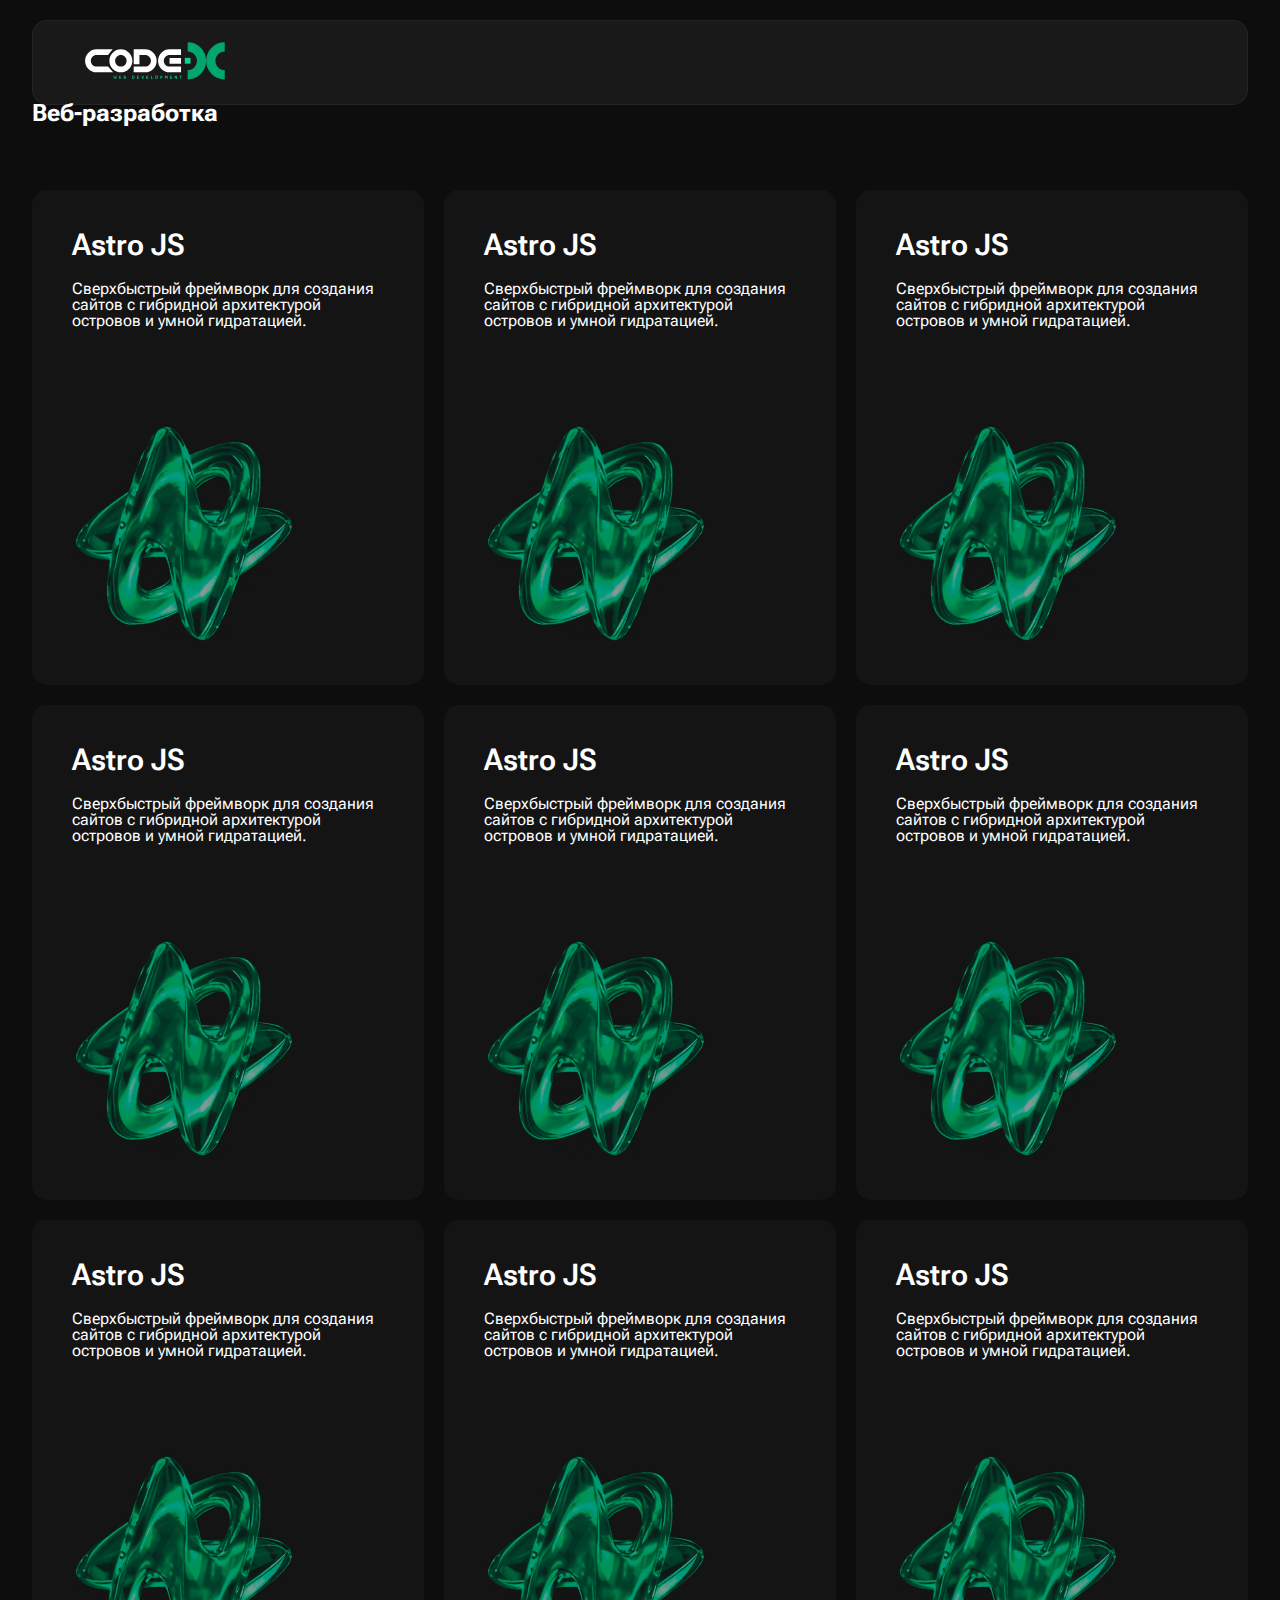
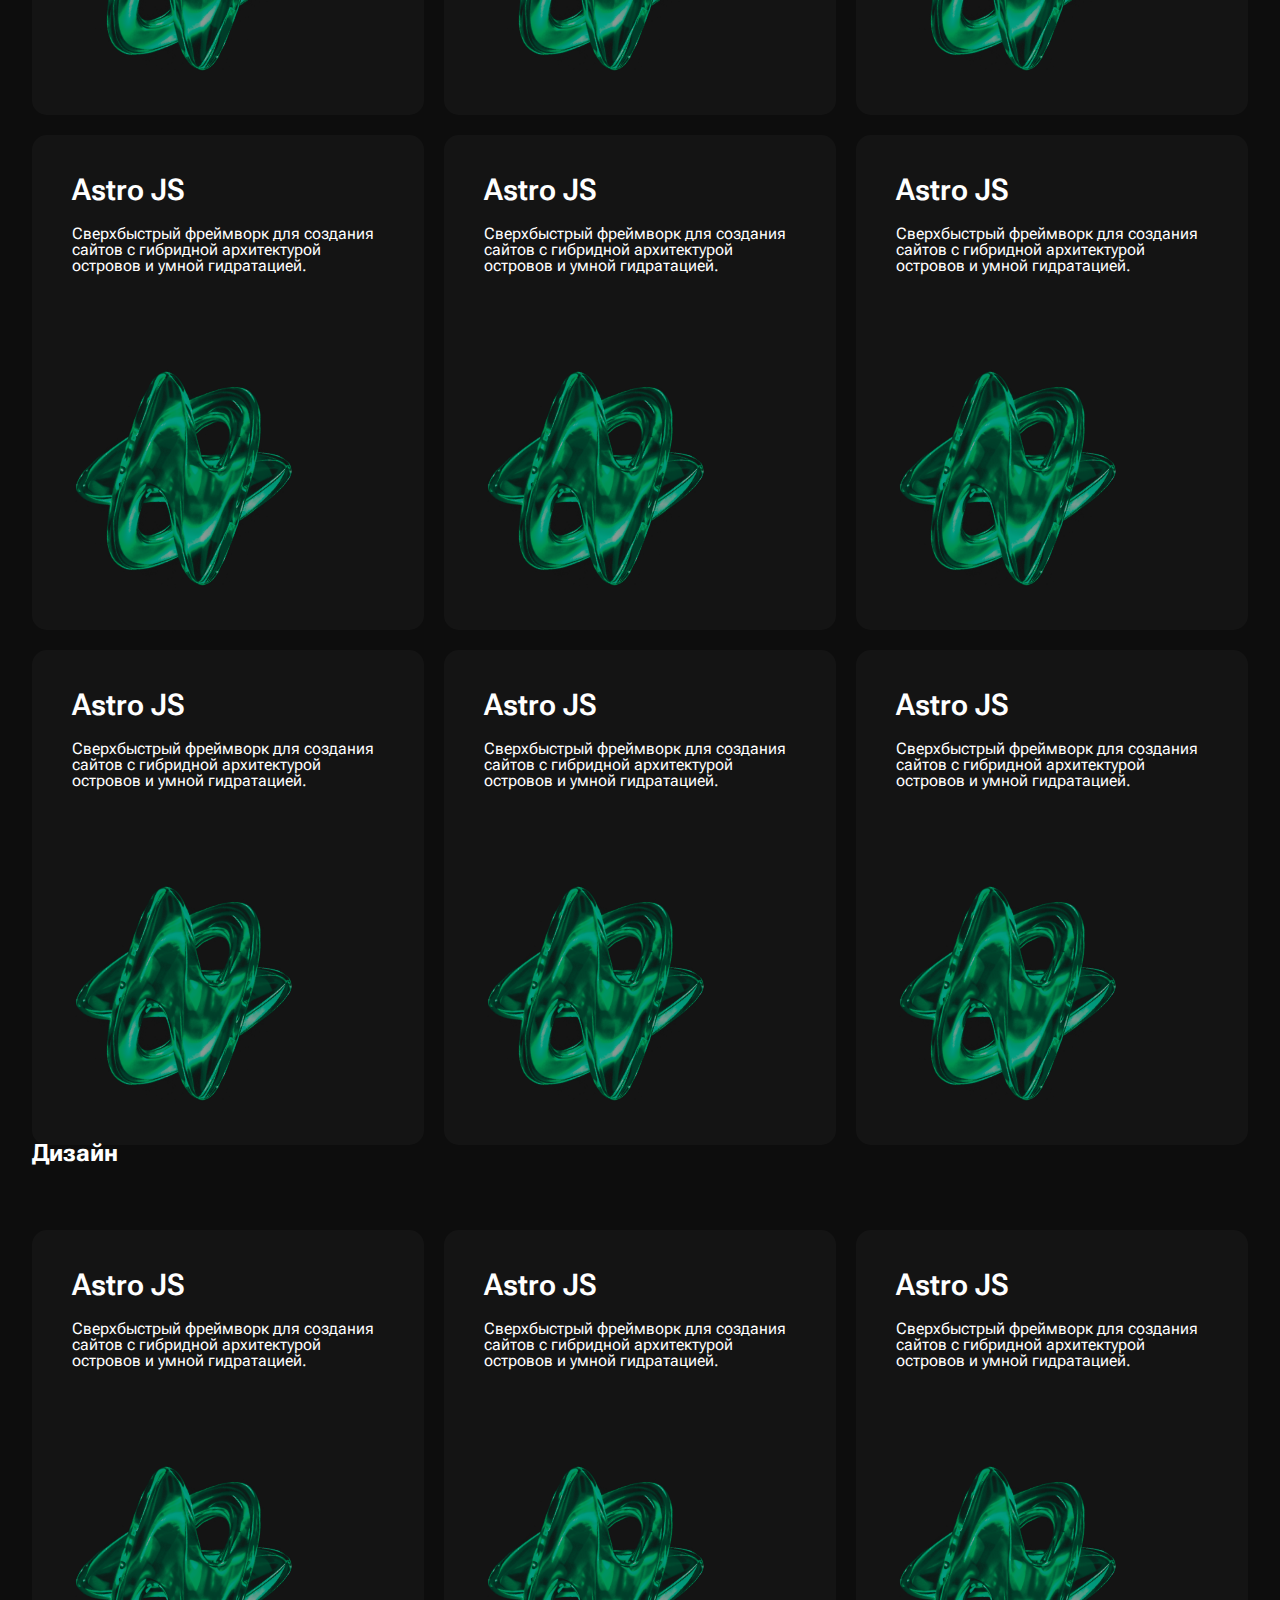
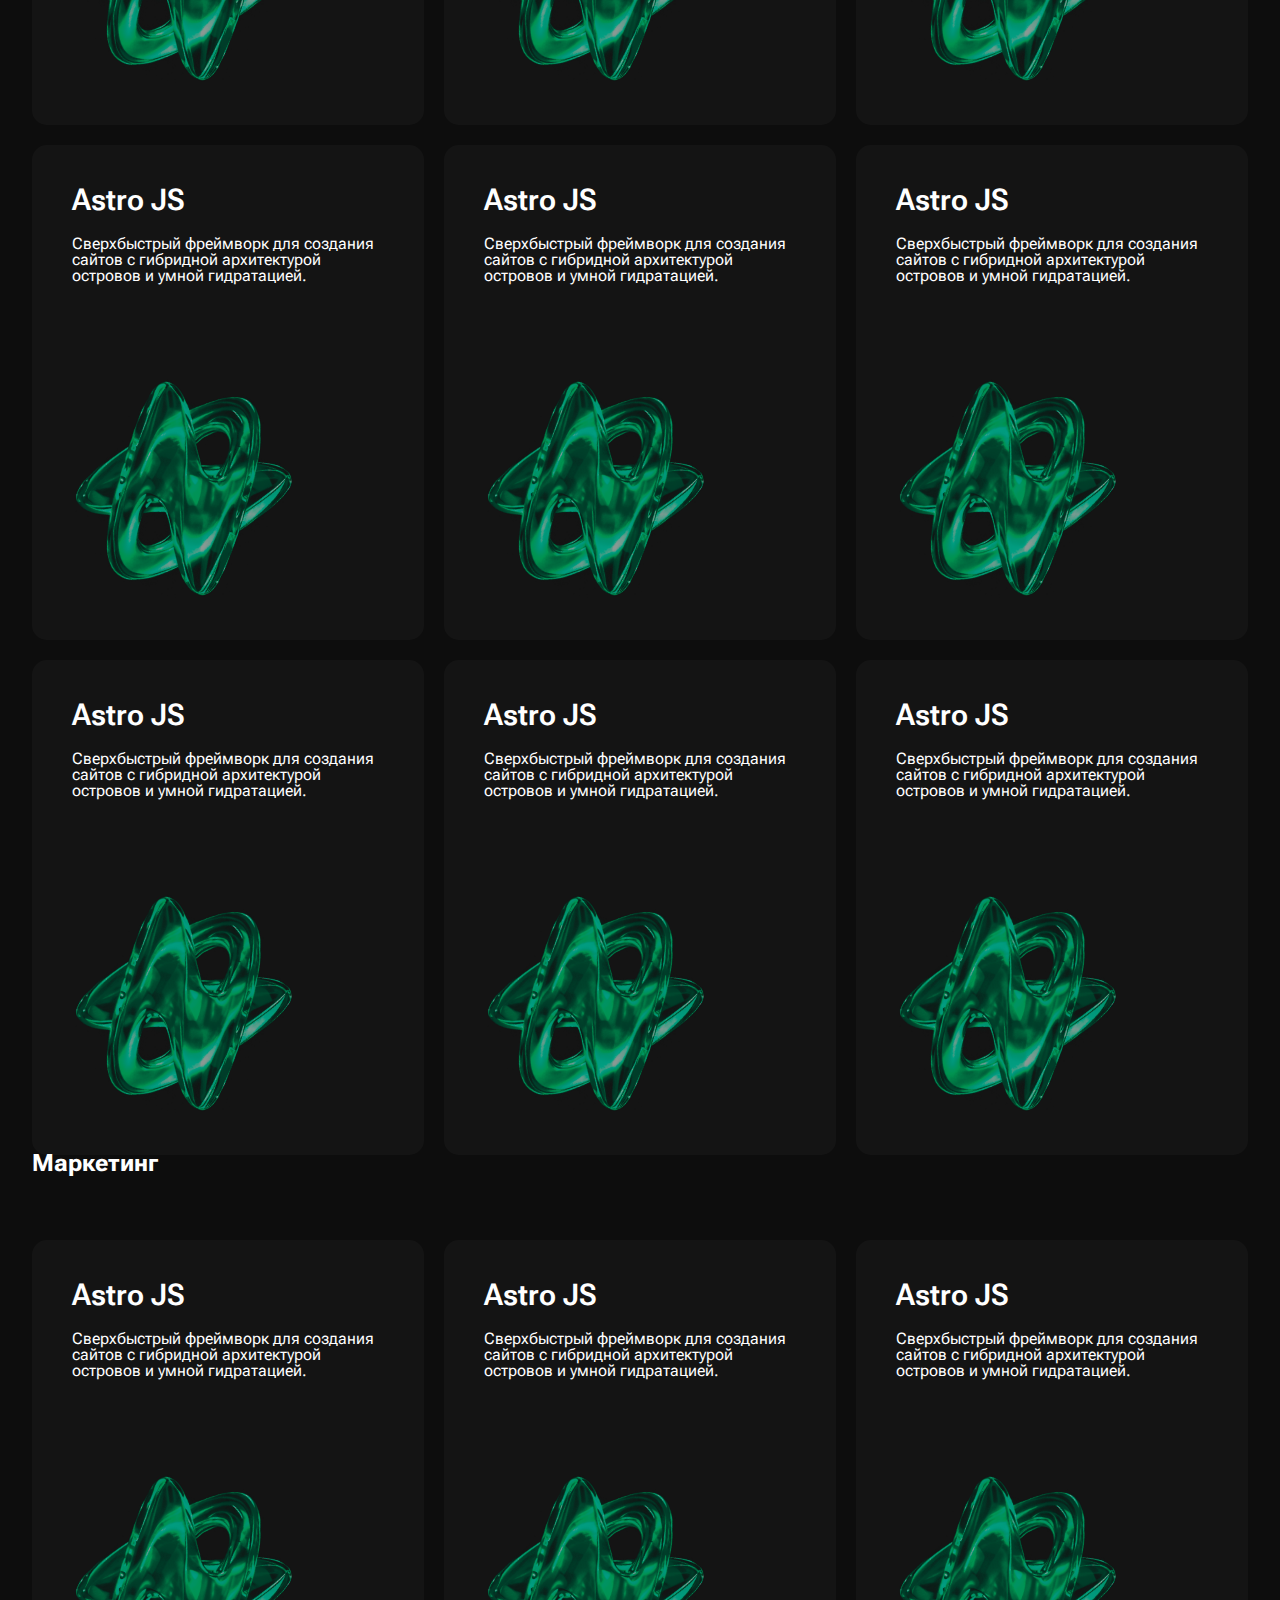
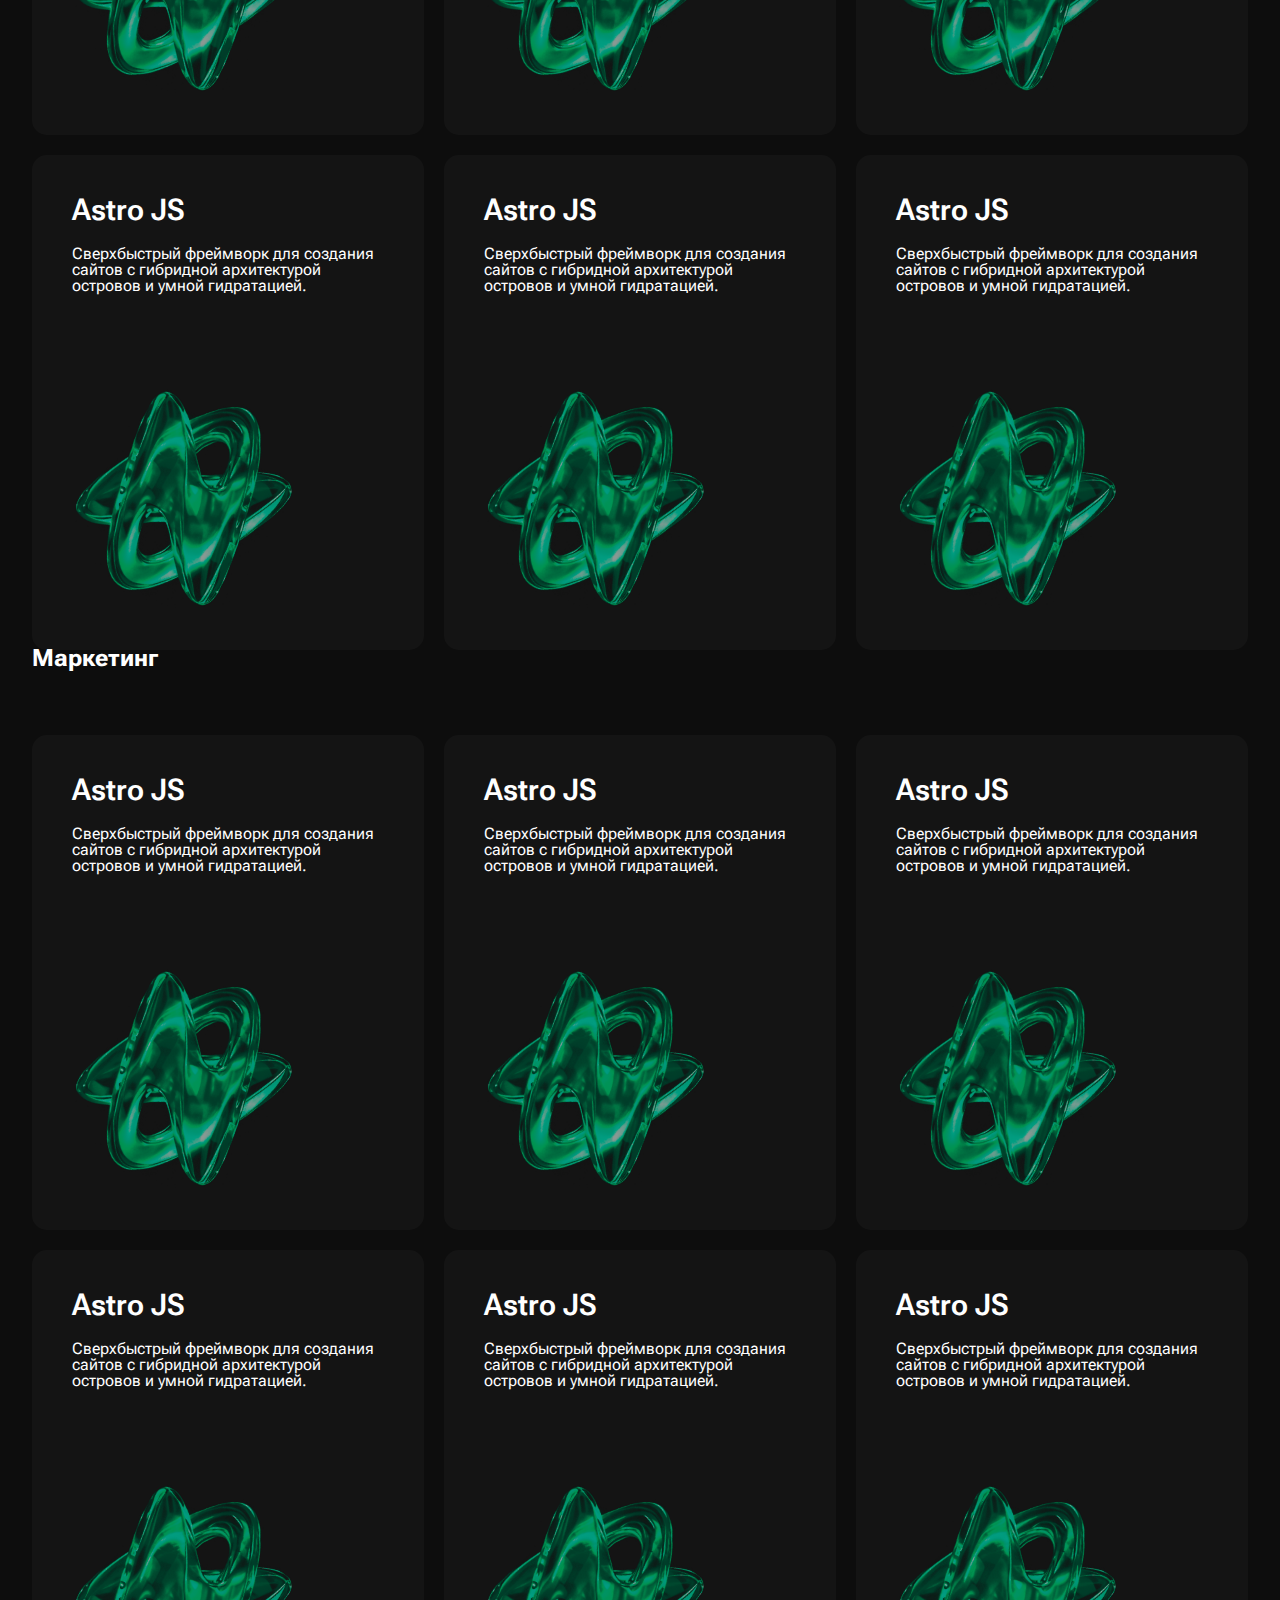
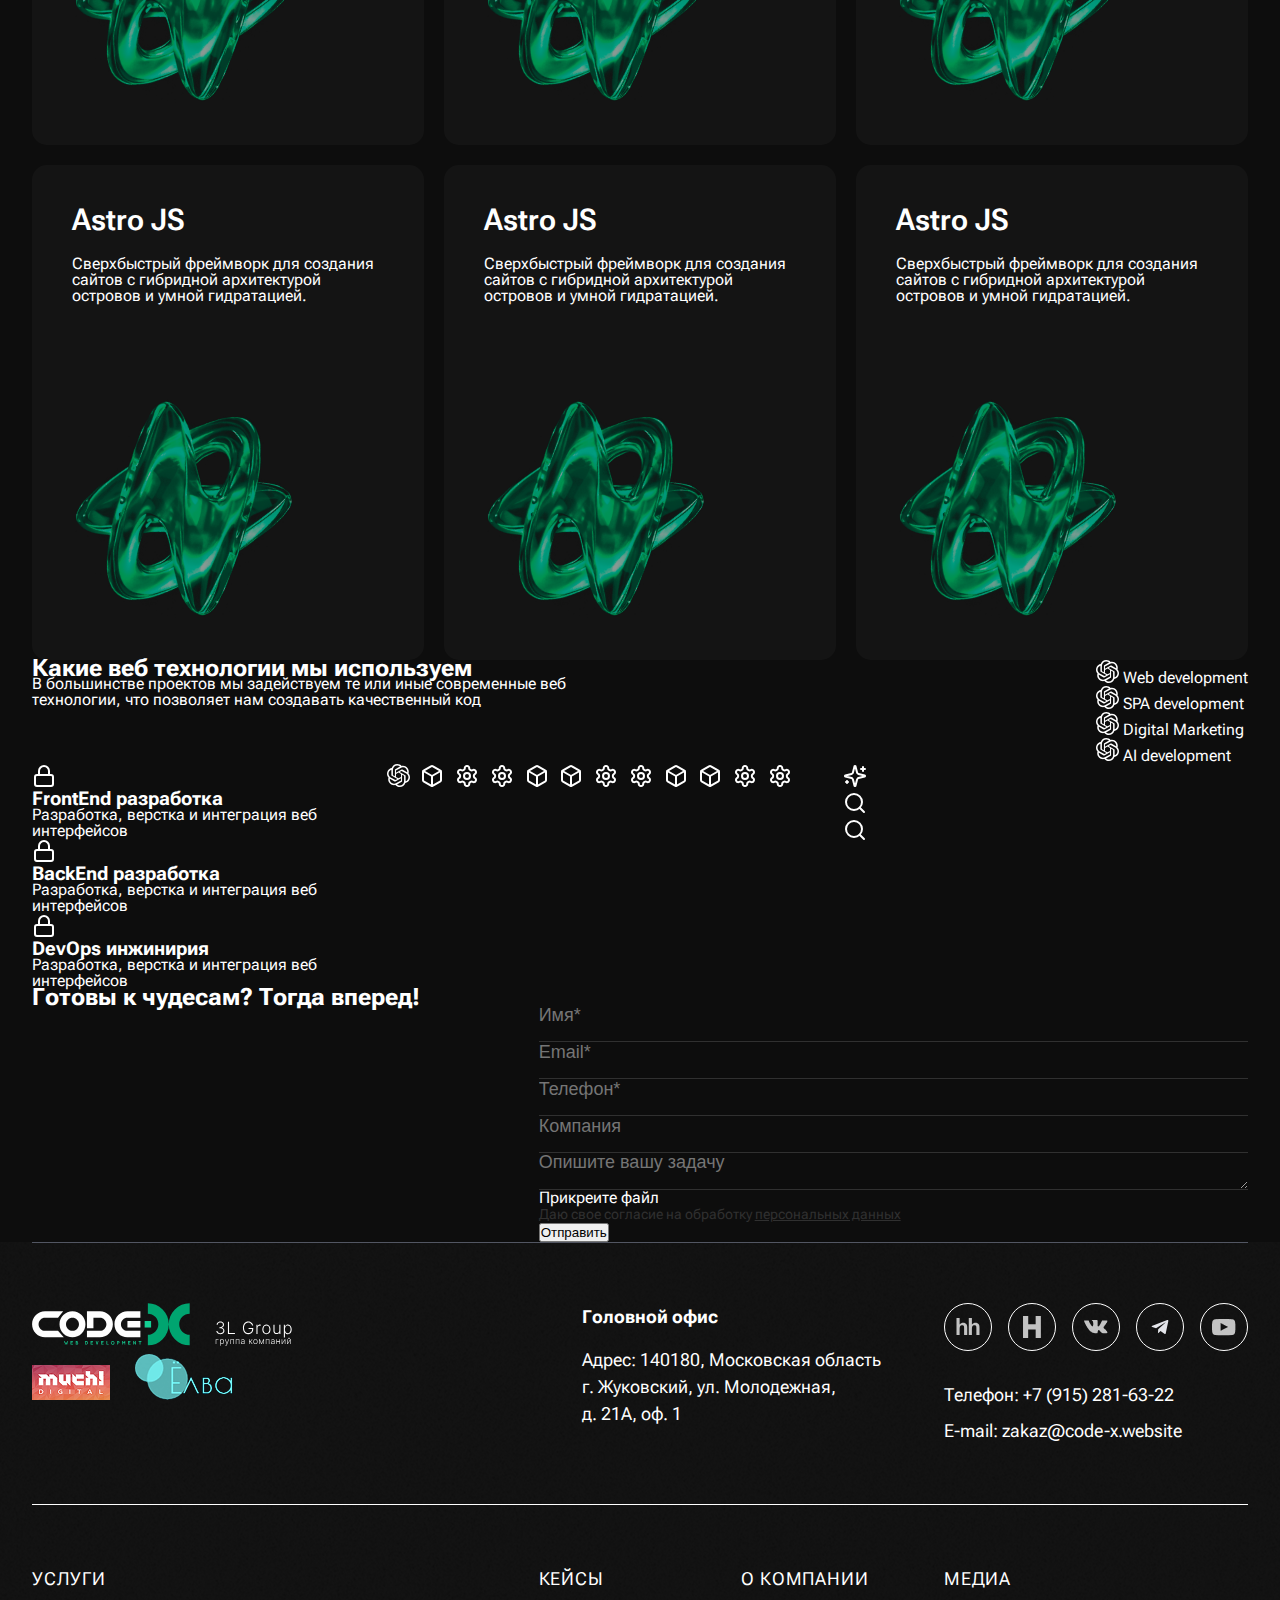
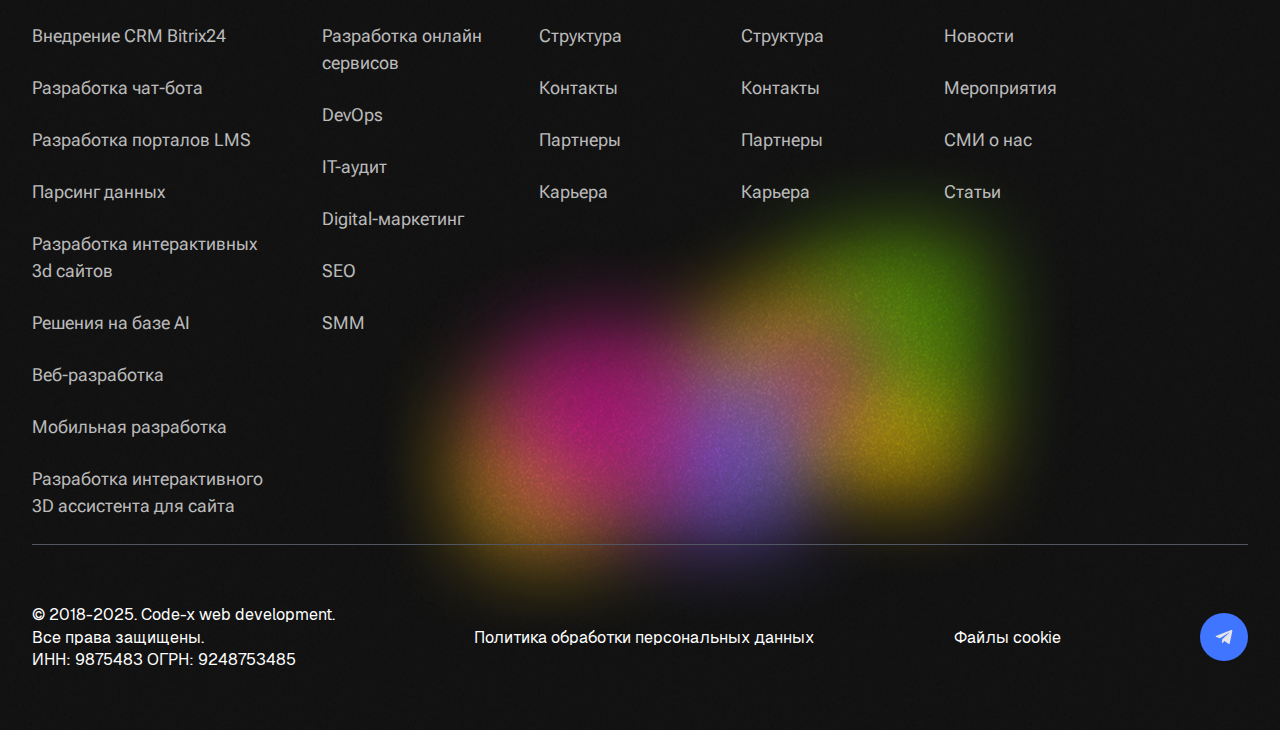
<file: services.html>
<!DOCTYPE html>
<html lang="ru">
<head>
    <meta charset="UTF-8">
    <meta name="viewport" content="width=device-width, initial-scale=1.0">
    <title>CodeX</title>
    <link rel="icon" href="./img/logo.svg.svg" type="image/x-icon">
    <link rel="preconnect" href="https://fonts.googleapis.com">
    <link rel="preconnect" href="https://fonts.gstatic.com" crossorigin>
    <link href="https://fonts.googleapis.com/css2?family=Inter:ital,opsz,wght@0,14..32,100..900;1,14..32,100..900&display=swap" rel="stylesheet">
    <link rel="stylesheet" href="./css/grid.css">
    <link rel="stylesheet" href="./css/style.css">
    <link rel="stylesheet" href="https://cdn.jsdelivr.net/npm/swiper@11/swiper-bundle.min.css"/>
    <script src="https://cdn.jsdelivr.net/npm/swiper@11/swiper-bundle.min.js" defer></script>
    <script src="./js/main.js" defer></script>
</head>
<body>
    <main id="main">


        <!-- HEADER -->

        <header class="header container row between-xs middle-xs">
            <a href="/" class="header__logo center-xs start-sm col-xs-12 col-sm-3 col-md-2"><img src="./img/logo.svg.svg" alt="code-x" class="header__logo__img"></a>
            <div class="header__content row end-xs">
                <nav class="header__nav center-xs end-sm start-md col-xs-12 col-sm-9 col-md-7 col-lg-6">
                    <a href="#" class="link header__nav-link">Что мы делаем</a>
                    <a href="./company.html" class="link header__nav-link">Компания</a>
                    <a href="#" class="link header__nav-link">Кейсы</a>
                    <a href="#" class="link header__nav-link">Blog</a>
                    <a href="#" class="link header__nav-link">Контакты</a>
                </nav>
                <!-- ./header__nav -->
                <div class="header__contacts center-xs end-md start-lg col-xs-12 col-md-3 col-lg-5">
                    <a href="mailto:zakaz@code-x.website" class="link header__contacts-link">zakaz@code-x.website</a>
                    <a href="tel:74954571825" class="link header__contacts-link">+7.495.457.18.25</a>
                </div>
                <!-- /.header__contacts -->
                <div class="header__socials col-xs-12 col-lg-1">
                    <div class="row center-xs center-md middle-xs">
                        <a href="#" class="header__socials-link"><img src="./img/telegram.svg" alt="telegram" class="header__socials-link-img"></a>
                        <a href="#" class="header__socials-link"><img src="./img/whatsapp.svg" alt="whatsapp" class="header__socials-link-img"></a>
                    </div>
                </div>
                <!-- /.header__socials -->
            </div>
            <!-- /.header__content -->
        </header>
        <!-- /.header -->

        

        <!-- PROMO-WEB -->


        <section class="services container">

            <div class="services__wrap">

                <h2 class="services__title">Веб-разработка</h2>

                <div class="services__cards">
                    <div class="services__card-wrap">
                        <div class="services__card services__card_web">
                            <h3 class="services__card-title">Astro JS</h3>
                            <p class="services__card-text">
                                Сверхбыстрый фреймворк для
                                создания сайтов с гибридной
                                архитектурой островов и умной
                                гидратацией.
                            </p>
                            <a href="#" class="services__card-link link-img tasks__slide-link-img"></a>
                        </div>
                        <!-- /.services__card -->
                    </div>
                    
                    <div class="services__card-wrap">
                        <div class="services__card services__card_web">
                            <h3 class="services__card-title">Astro JS</h3>
                            <p class="services__card-text">
                                Сверхбыстрый фреймворк для
                                создания сайтов с гибридной
                                архитектурой островов и умной
                                гидратацией.
                            </p>
                            <a href="#" class="services__card-link link-img tasks__slide-link-img"></a>
                        </div>
                        <!-- /.services__card -->
                    </div>

                    <div class="services__card-wrap">
                        <div class="services__card services__card_web">
                            <h3 class="services__card-title">Astro JS</h3>
                            <p class="services__card-text">
                                Сверхбыстрый фреймворк для
                                создания сайтов с гибридной
                                архитектурой островов и умной
                                гидратацией.
                            </p>
                            <a href="#" class="services__card-link link-img tasks__slide-link-img"></a>
                        </div>
                        <!-- /.services__card -->
                    </div>

                    <div class="services__card-wrap">
                        <div class="services__card services__card_web">
                            <h3 class="services__card-title">Astro JS</h3>
                            <p class="services__card-text">
                                Сверхбыстрый фреймворк для
                                создания сайтов с гибридной
                                архитектурой островов и умной
                                гидратацией.
                            </p>
                            <a href="#" class="services__card-link link-img tasks__slide-link-img"></a>
                        </div>
                        <!-- /.services__card -->
                    </div>

                    <div class="services__card-wrap">
                        <div class="services__card services__card_web">
                            <h3 class="services__card-title">Astro JS</h3>
                            <p class="services__card-text">
                                Сверхбыстрый фреймворк для
                                создания сайтов с гибридной
                                архитектурой островов и умной
                                гидратацией.
                            </p>
                            <a href="#" class="services__card-link link-img tasks__slide-link-img"></a>
                        </div>
                        <!-- /.services__card -->
                    </div>

                    <div class="services__card-wrap">
                        <div class="services__card services__card_web">
                            <h3 class="services__card-title">Astro JS</h3>
                            <p class="services__card-text">
                                Сверхбыстрый фреймворк для
                                создания сайтов с гибридной
                                архитектурой островов и умной
                                гидратацией.
                            </p>
                            <a href="#" class="services__card-link link-img tasks__slide-link-img"></a>
                        </div>
                        <!-- /.services__card -->
                    </div>

                    <div class="services__card-wrap">
                        <div class="services__card services__card_web">
                            <h3 class="services__card-title">Astro JS</h3>
                            <p class="services__card-text">
                                Сверхбыстрый фреймворк для
                                создания сайтов с гибридной
                                архитектурой островов и умной
                                гидратацией.
                            </p>
                            <a href="#" class="services__card-link link-img tasks__slide-link-img"></a>
                        </div>
                        <!-- /.services__card -->
                    </div>

                    <div class="services__card-wrap">
                        <div class="services__card services__card_web">
                            <h3 class="services__card-title">Astro JS</h3>
                            <p class="services__card-text">
                                Сверхбыстрый фреймворк для
                                создания сайтов с гибридной
                                архитектурой островов и умной
                                гидратацией.
                            </p>
                            <a href="#" class="services__card-link link-img tasks__slide-link-img"></a>
                        </div>
                        <!-- /.services__card -->
                    </div>

                    <div class="services__card-wrap">
                        <div class="services__card services__card_web">
                            <h3 class="services__card-title">Astro JS</h3>
                            <p class="services__card-text">
                                Сверхбыстрый фреймворк для
                                создания сайтов с гибридной
                                архитектурой островов и умной
                                гидратацией.
                            </p>
                            <a href="#" class="services__card-link link-img tasks__slide-link-img"></a>
                        </div>
                        <!-- /.services__card -->
                    </div>

                    <div class="services__card-wrap">
                        <div class="services__card services__card_web">
                            <h3 class="services__card-title">Astro JS</h3>
                            <p class="services__card-text">
                                Сверхбыстрый фреймворк для
                                создания сайтов с гибридной
                                архитектурой островов и умной
                                гидратацией.
                            </p>
                            <a href="#" class="services__card-link link-img tasks__slide-link-img"></a>
                        </div>
                        <!-- /.services__card -->
                    </div>

                    <div class="services__card-wrap">
                        <div class="services__card services__card_web">
                            <h3 class="services__card-title">Astro JS</h3>
                            <p class="services__card-text">
                                Сверхбыстрый фреймворк для
                                создания сайтов с гибридной
                                архитектурой островов и умной
                                гидратацией.
                            </p>
                            <a href="#" class="services__card-link link-img tasks__slide-link-img"></a>
                        </div>
                        <!-- /.services__card -->
                    </div>

                    <div class="services__card-wrap">
                        <div class="services__card services__card_web">
                            <h3 class="services__card-title">Astro JS</h3>
                            <p class="services__card-text">
                                Сверхбыстрый фреймворк для
                                создания сайтов с гибридной
                                архитектурой островов и умной
                                гидратацией.
                            </p>
                            <a href="#" class="services__card-link link-img tasks__slide-link-img"></a>
                        </div>
                        <!-- /.services__card -->
                    </div>

                    <div class="services__card-wrap">
                        <div class="services__card services__card_web">
                            <h3 class="services__card-title">Astro JS</h3>
                            <p class="services__card-text">
                                Сверхбыстрый фреймворк для
                                создания сайтов с гибридной
                                архитектурой островов и умной
                                гидратацией.
                            </p>
                            <a href="#" class="services__card-link link-img tasks__slide-link-img"></a>
                        </div>
                        <!-- /.services__card -->
                    </div>

                    <div class="services__card-wrap">
                        <div class="services__card services__card_web">
                            <h3 class="services__card-title">Astro JS</h3>
                            <p class="services__card-text">
                                Сверхбыстрый фреймворк для
                                создания сайтов с гибридной
                                архитектурой островов и умной
                                гидратацией.
                            </p>
                            <a href="#" class="services__card-link link-img tasks__slide-link-img"></a>
                        </div>
                        <!-- /.services__card -->
                    </div>

                    <div class="services__card-wrap">
                        <div class="services__card services__card_web">
                            <h3 class="services__card-title">Astro JS</h3>
                            <p class="services__card-text">
                                Сверхбыстрый фреймворк для
                                создания сайтов с гибридной
                                архитектурой островов и умной
                                гидратацией.
                            </p>
                            <a href="#" class="services__card-link link-img tasks__slide-link-img"></a>
                        </div>
                        <!-- /.services__card -->
                    </div>

                </div>
                <!-- /.services__cards -->
                 
            </div>
            <!-- /.services__wrap -->
             
            <div class="services__wrap">

                <h2 class="services__title">Дизайн</h2>

                <div class="services__cards">

                    <div class="services__card-wrap">
                        <div class="services__card services__card_design">
                            <h3 class="services__card-title">Astro JS</h3>
                            <p class="services__card-text">
                                Сверхбыстрый фреймворк для
                                создания сайтов с гибридной
                                архитектурой островов и умной
                                гидратацией.
                            </p>
                            <a href="#" class="services__card-link link-img tasks__slide-link-img"></a>
                        </div>
                        <!-- /.services__card -->
                    </div>

                    <div class="services__card-wrap">
                        <div class="services__card services__card_design">
                            <h3 class="services__card-title">Astro JS</h3>
                            <p class="services__card-text">
                                Сверхбыстрый фреймворк для
                                создания сайтов с гибридной
                                архитектурой островов и умной
                                гидратацией.
                            </p>
                            <a href="#" class="services__card-link link-img tasks__slide-link-img"></a>
                        </div>
                        <!-- /.services__card -->
                    </div>

                    <div class="services__card-wrap">
                        <div class="services__card services__card_design">
                            <h3 class="services__card-title">Astro JS</h3>
                            <p class="services__card-text">
                                Сверхбыстрый фреймворк для
                                создания сайтов с гибридной
                                архитектурой островов и умной
                                гидратацией.
                            </p>
                            <a href="#" class="services__card-link link-img tasks__slide-link-img"></a>
                        </div>
                        <!-- /.services__card -->
                    </div>

                    <div class="services__card-wrap">
                        <div class="services__card services__card_design">
                            <h3 class="services__card-title">Astro JS</h3>
                            <p class="services__card-text">
                                Сверхбыстрый фреймворк для
                                создания сайтов с гибридной
                                архитектурой островов и умной
                                гидратацией.
                            </p>
                            <a href="#" class="services__card-link link-img tasks__slide-link-img"></a>
                        </div>
                        <!-- /.services__card -->
                    </div>

                    <div class="services__card-wrap">
                        <div class="services__card services__card_design">
                            <h3 class="services__card-title">Astro JS</h3>
                            <p class="services__card-text">
                                Сверхбыстрый фреймворк для
                                создания сайтов с гибридной
                                архитектурой островов и умной
                                гидратацией.
                            </p>
                            <a href="#" class="services__card-link link-img tasks__slide-link-img"></a>
                        </div>
                        <!-- /.services__card -->
                    </div>

                    <div class="services__card-wrap">
                        <div class="services__card services__card_design">
                            <h3 class="services__card-title">Astro JS</h3>
                            <p class="services__card-text">
                                Сверхбыстрый фреймворк для
                                создания сайтов с гибридной
                                архитектурой островов и умной
                                гидратацией.
                            </p>
                            <a href="#" class="services__card-link link-img tasks__slide-link-img"></a>
                        </div>
                        <!-- /.services__card -->
                    </div>

                    <div class="services__card-wrap">
                        <div class="services__card services__card_design">
                            <h3 class="services__card-title">Astro JS</h3>
                            <p class="services__card-text">
                                Сверхбыстрый фреймворк для
                                создания сайтов с гибридной
                                архитектурой островов и умной
                                гидратацией.
                            </p>
                            <a href="#" class="services__card-link link-img tasks__slide-link-img"></a>
                        </div>
                        <!-- /.services__card -->
                    </div>

                    <div class="services__card-wrap">
                        <div class="services__card services__card_design">
                            <h3 class="services__card-title">Astro JS</h3>
                            <p class="services__card-text">
                                Сверхбыстрый фреймворк для
                                создания сайтов с гибридной
                                архитектурой островов и умной
                                гидратацией.
                            </p>
                            <a href="#" class="services__card-link link-img tasks__slide-link-img"></a>
                        </div>
                        <!-- /.services__card -->
                    </div>

                    <div class="services__card-wrap">
                        <div class="services__card services__card_design">
                            <h3 class="services__card-title">Astro JS</h3>
                            <p class="services__card-text">
                                Сверхбыстрый фреймворк для
                                создания сайтов с гибридной
                                архитектурой островов и умной
                                гидратацией.
                            </p>
                            <a href="#" class="services__card-link link-img tasks__slide-link-img"></a>
                        </div>
                        <!-- /.services__card -->
                    </div>

                </div>
                <!-- /.services__cards -->
                 
            </div>
            <!-- /.services__wrap -->
             
            <div class="services__wrap">

                <h2 class="services__title">Маркетинг</h2>

                <div class="services__cards">

                    <div class="services__card-wrap">
                        <div class="services__card services__card_marketing">
                            <h3 class="services__card-title">Astro JS</h3>
                            <p class="services__card-text">
                                Сверхбыстрый фреймворк для
                                создания сайтов с гибридной
                                архитектурой островов и умной
                                гидратацией.
                            </p>
                            <a href="#" class="services__card-link link-img tasks__slide-link-img"></a>
                        </div>
                        <!-- /.services__card -->
                    </div>

                    <div class="services__card-wrap">
                        <div class="services__card services__card_marketing">
                            <h3 class="services__card-title">Astro JS</h3>
                            <p class="services__card-text">
                                Сверхбыстрый фреймворк для
                                создания сайтов с гибридной
                                архитектурой островов и умной
                                гидратацией.
                            </p>
                            <a href="#" class="services__card-link link-img tasks__slide-link-img"></a>
                        </div>
                        <!-- /.services__card -->
                    </div>

                    <div class="services__card-wrap">
                        <div class="services__card services__card_marketing">
                            <h3 class="services__card-title">Astro JS</h3>
                            <p class="services__card-text">
                                Сверхбыстрый фреймворк для
                                создания сайтов с гибридной
                                архитектурой островов и умной
                                гидратацией.
                            </p>
                            <a href="#" class="services__card-link link-img tasks__slide-link-img"></a>
                        </div>
                        <!-- /.services__card -->
                    </div>

                    <div class="services__card-wrap">
                        <div class="services__card services__card_marketing">
                            <h3 class="services__card-title">Astro JS</h3>
                            <p class="services__card-text">
                                Сверхбыстрый фреймворк для
                                создания сайтов с гибридной
                                архитектурой островов и умной
                                гидратацией.
                            </p>
                            <a href="#" class="services__card-link link-img tasks__slide-link-img"></a>
                        </div>
                        <!-- /.services__card -->
                    </div>

                    <div class="services__card-wrap">
                        <div class="services__card services__card_marketing">
                            <h3 class="services__card-title">Astro JS</h3>
                            <p class="services__card-text">
                                Сверхбыстрый фреймворк для
                                создания сайтов с гибридной
                                архитектурой островов и умной
                                гидратацией.
                            </p>
                            <a href="#" class="services__card-link link-img tasks__slide-link-img"></a>
                        </div>
                        <!-- /.services__card -->
                    </div>

                    <div class="services__card-wrap">
                        <div class="services__card services__card_marketing">
                            <h3 class="services__card-title">Astro JS</h3>
                            <p class="services__card-text">
                                Сверхбыстрый фреймворк для
                                создания сайтов с гибридной
                                архитектурой островов и умной
                                гидратацией.
                            </p>
                            <a href="#" class="services__card-link link-img tasks__slide-link-img"></a>
                        </div>
                        <!-- /.services__card -->
                    </div>

                </div>
                <!-- /.services__cards -->
                 
            </div>
            <!-- /.services__wrap -->

            <div class="services__wrap">

                <h2 class="services__title">Маркетинг</h2>

                <div class="services__cards">

                    <div class="services__card-wrap">
                        <div class="services__card services__card_marketing">
                            <h3 class="services__card-title">Astro JS</h3>
                            <p class="services__card-text">
                                Сверхбыстрый фреймворк для
                                создания сайтов с гибридной
                                архитектурой островов и умной
                                гидратацией.
                            </p>
                            <a href="#" class="services__card-link link-img tasks__slide-link-img"></a>
                        </div>
                        <!-- /.services__card -->
                    </div>

                    <div class="services__card-wrap">
                        <div class="services__card services__card_marketing">
                            <h3 class="services__card-title">Astro JS</h3>
                            <p class="services__card-text">
                                Сверхбыстрый фреймворк для
                                создания сайтов с гибридной
                                архитектурой островов и умной
                                гидратацией.
                            </p>
                            <a href="#" class="services__card-link link-img tasks__slide-link-img"></a>
                        </div>
                        <!-- /.services__card -->
                    </div>

                    <div class="services__card-wrap">
                        <div class="services__card services__card_marketing">
                            <h3 class="services__card-title">Astro JS</h3>
                            <p class="services__card-text">
                                Сверхбыстрый фреймворк для
                                создания сайтов с гибридной
                                архитектурой островов и умной
                                гидратацией.
                            </p>
                            <a href="#" class="services__card-link link-img tasks__slide-link-img"></a>
                        </div>
                        <!-- /.services__card -->
                    </div>

                    <div class="services__card-wrap">
                        <div class="services__card services__card_marketing">
                            <h3 class="services__card-title">Astro JS</h3>
                            <p class="services__card-text">
                                Сверхбыстрый фреймворк для
                                создания сайтов с гибридной
                                архитектурой островов и умной
                                гидратацией.
                            </p>
                            <a href="#" class="services__card-link link-img tasks__slide-link-img"></a>
                        </div>
                        <!-- /.services__card -->
                    </div>

                    <div class="services__card-wrap">
                        <div class="services__card services__card_marketing">
                            <h3 class="services__card-title">Astro JS</h3>
                            <p class="services__card-text">
                                Сверхбыстрый фреймворк для
                                создания сайтов с гибридной
                                архитектурой островов и умной
                                гидратацией.
                            </p>
                            <a href="#" class="services__card-link link-img tasks__slide-link-img"></a>
                        </div>
                        <!-- /.services__card -->
                    </div>

                    <div class="services__card-wrap">
                        <div class="services__card services__card_marketing">
                            <h3 class="services__card-title">Astro JS</h3>
                            <p class="services__card-text">
                                Сверхбыстрый фреймворк для
                                создания сайтов с гибридной
                                архитектурой островов и умной
                                гидратацией.
                            </p>
                            <a href="#" class="services__card-link link-img tasks__slide-link-img"></a>
                        </div>
                        <!-- /.services__card -->
                    </div>

                    <div class="services__card-wrap">
                        <div class="services__card services__card_marketing">
                            <h3 class="services__card-title">Astro JS</h3>
                            <p class="services__card-text">
                                Сверхбыстрый фреймворк для
                                создания сайтов с гибридной
                                архитектурой островов и умной
                                гидратацией.
                            </p>
                            <a href="#" class="services__card-link link-img tasks__slide-link-img"></a>
                        </div>
                        <!-- /.services__card -->
                    </div>

                    <div class="services__card-wrap">
                        <div class="services__card services__card_marketing">
                            <h3 class="services__card-title">Astro JS</h3>
                            <p class="services__card-text">
                                Сверхбыстрый фреймворк для
                                создания сайтов с гибридной
                                архитектурой островов и умной
                                гидратацией.
                            </p>
                            <a href="#" class="services__card-link link-img tasks__slide-link-img"></a>
                        </div>
                        <!-- /.services__card -->
                    </div>

                    <div class="services__card-wrap">
                        <div class="services__card services__card_marketing">
                            <h3 class="services__card-title">Astro JS</h3>
                            <p class="services__card-text">
                                Сверхбыстрый фреймворк для
                                создания сайтов с гибридной
                                архитектурой островов и умной
                                гидратацией.
                            </p>
                            <a href="#" class="services__card-link link-img tasks__slide-link-img"></a>
                        </div>
                        <!-- /.services__card -->
                    </div>

                </div>
                <!-- /.services__cards -->
                 
            </div>
            <!-- /.services__wrap -->

        </section>
        <!-- /.services -->


        <!-- TECH -->

        <section class="tech container">
            <div class="row between-md">
                <div class="tech__heading col-md-6">
                    <h2 class="tech__title">Какие веб технологии мы&nbsp;используем </h2>
                    <span class="tech__info">В большинстве проектов мы задействуем те или иные современные веб технологии, что позволяет нам создавать качественный код</span>
                </div>
                <!-- /.tech__heading -->
                <div class="tech__categories">
                    <div class="tech__category">
                        <img src="./img/dev.svg" alt="" class="tech__category-img">
                        <span class="tech__category-text">Web development</span>
                    </div>
                    <!-- /.tech__category -->
                    <div class="tech__category">
                        <img src="./img/dev.svg" alt="" class="tech__category-img">
                        <span class="tech__category-text">SPA development</span>
                    </div>
                    <!-- /.tech__category -->
                    <div class="tech__category">
                        <img src="./img/dev.svg" alt="" class="tech__category-img">
                        <span class="tech__category-text">Digital Marketing</span>
                    </div>
                    <!-- /.tech__category -->
                    <div class="tech__category">
                        <img src="./img/dev.svg" alt="" class="tech__category-img">
                        <span class="tech__category-text">AI development</span>
                    </div>
                    <!-- /.tech__category -->
                </div>
                <!-- /.tech__categories -->
            </div>
            <!-- /.row -->

            <div class="tech__cards row between-sm">
                <div class="tech__cards-left col-xs-12 col-sm-4 col-md-3">
                    <div class="tech__card tech__card-left">
                        <div class="tech__card-content">
                            <img src="./img/lock.svg" alt="" class="tech__card-img">
                            <h3 class="tech__card-left-title">FrontEnd разработка</h3>
                            <span class="tech__card-left-text">Разработка, верстка и интеграция веб интерфейсов</span> 
                        </div>
                    </div>
                    <!-- /.tech__card tech__card-left -->

                    <div class="tech__card tech__card-left">
                        <div class="tech__card-content">
                            <img src="./img/lock.svg" alt="" class="tech__card-img">
                            <h3 class="tech__card-left-title">BackEnd разработка</h3>
                            <span class="tech__card-left-text">Разработка, верстка и интеграция веб интерфейсов</span> 
                        </div>
                    </div>
                    <!-- /.tech__card tech__card-left -->

                    <div class="tech__card tech__card-left">
                        <div class="tech__card-content">
                            <img src="./img/lock.svg" alt="" class="tech__card-img">
                            <h3 class="tech__card-left-title">DevOps инжинирия</h3>
                            <span class="tech__card-left-text">Разработка, верстка и интеграция веб интерфейсов</span> 
                        </div>
                    </div>
                    <!-- /.tech__card tech__card-left -->
                </div>
                <!-- /.tech__cards-left -->

                <div class="tech__cards-center row between-xs col-sm-7 col-md-4">
                    <div class="tech__card tech__card-center">
                        <div class="tech__card-content">
                            <img src="./img/dev.svg" alt="" class="tech__card-img">
                        </div>
                        <!-- /.tech__card-content -->
                    </div>
                    <!-- /.tech__card tech__card-center -->

                    <div class="tech__card tech__card-center">
                        <div class="tech__card-content">
                            <img src="./img/box.svg" alt="" class="tech__card-img">
                        </div>
                        <!-- /.tech__card-content -->
                    </div>
                    <!-- /.tech__card tech__card-center -->
                    <div class="tech__card tech__card-center">
                        <div class="tech__card-content">
                            <img src="./img/settings.svg" alt="" class="tech__card-img">
                        </div>
                        <!-- /.tech__card-content -->
                    </div>
                    <!-- /.tech__card tech__card-center -->
                    <div class="tech__card tech__card-center">
                        <div class="tech__card-content">
                            <img src="./img/settings.svg" alt="" class="tech__card-img">
                        </div>
                        <!-- /.tech__card-content -->
                    </div>
                    <!-- /.tech__card tech__card-center -->
                    <div class="tech__card tech__card-center">
                        <div class="tech__card-content">
                            <img src="./img/box.svg" alt="" class="tech__card-img">
                        </div>
                        <!-- /.tech__card-content -->
                    </div>
                    <!-- /.tech__card tech__card-center -->
                    <div class="tech__card tech__card-center">
                        <div class="tech__card-content">
                            <img src="./img/box.svg" alt="" class="tech__card-img">
                        </div>
                        <!-- /.tech__card-content -->
                    </div>
                    <!-- /.tech__card tech__card-center -->
                    <div class="tech__card tech__card-center">
                        <div class="tech__card-content">
                            <img src="./img/settings.svg" alt="" class="tech__card-img">
                        </div>
                        <!-- /.tech__card-content -->
                    </div>
                    <!-- /.tech__card tech__card-center -->
                    <div class="tech__card tech__card-center">
                        <div class="tech__card-content">
                            <img src="./img/settings.svg" alt="" class="tech__card-img">
                        </div>
                        <!-- /.tech__card-content -->
                    </div>
                    <!-- /.tech__card tech__card-center -->
                    <div class="tech__card tech__card-center">
                        <div class="tech__card-content">
                            <img src="./img/box.svg" alt="" class="tech__card-img">
                        </div>
                        <!-- /.tech__card-content -->
                    </div>
                    <!-- /.tech__card tech__card-center -->
                    <div class="tech__card tech__card-center">
                        <div class="tech__card-content">
                            <img src="./img/box.svg" alt="" class="tech__card-img">
                        </div>
                        <!-- /.tech__card-content -->
                    </div>
                    <!-- /.tech__card tech__card-center -->
                    <div class="tech__card tech__card-center">
                        <div class="tech__card-content">
                            <img src="./img/settings.svg" alt="" class="tech__card-img">
                        </div>
                        <!-- /.tech__card-content -->
                    </div>
                    <!-- /.tech__card tech__card-center -->
                    <div class="tech__card tech__card-center">
                        <div class="tech__card-content">
                            <img src="./img/settings.svg" alt="" class="tech__card-img">
                        </div>
                        <!-- /.tech__card-content -->
                    </div>
                    <!-- /.tech__card tech__card-center -->

                </div>
                <!-- /.tech__cards-center -->

                <div class="tech__cards-right col-xs-12 col-md-4">
                    <div class="tech__card tech__card-right">
                        <div class="tech__card-content">
                            <img src="./img/tech-stars.svg" alt="" class="tech__card-img">
                        </div>
                        <!-- /.tech__card-content -->
                    </div>
                    <!-- /.tech__card tech__card-right -->

                    <div class="tech__card tech__card-right">
                        <div class="tech__card-content">
                            <img src="./img/magn.svg" alt="" class="tech__card-img">
                        </div>
                        <!-- /.tech__card-content -->
                    </div>
                    <!-- /.tech__card tech__card-right -->

                    <div class="tech__card tech__card-right">
                        <div class="tech__card-content">
                            <img src="./img/magn.svg" alt="" class="tech__card-img">
                        </div>
                        <!-- /.tech__card-content -->
                    </div>
                    <!-- /.tech__card tech__card-right -->

                </div>
                <!-- /.tech__cards-right -->
                 
            </div>
            <!-- /.row -->
        </section>
        <!-- /.tech -->


        <!-- FEEDBACK -->

        <section class="feedback">

            <div class="row container">
                <h2 class="feedback__title col-lg-5">Готовы к чудесам? Тогда вперед!</h2>

                <form action="POST" class="feedback__form col-lg-7 col-lg-offset-5">
                    <input type="text" class="feedback__input feedback__input_small" placeholder="Имя*">
                    <input type="text" class="feedback__input feedback__input_small" placeholder="Email*">
                    <input type="text" class="feedback__input feedback__input_small" placeholder="Телефон*">
                    <input type="text" class="feedback__input feedback__input_small" placeholder="Компания">
                    <textarea name="" id="" class="feedback__input feedback__input_big" placeholder="Опишите вашу задачу"></textarea>
                    <input type="file" id="feedbackFile" hidden>
                    <label for="feedbackFile" class="feedback__input-file"><span class="feedback__input-file-text">Прикреите файл</span></label>
                    <div class="feedback__policy-button-wrap">
                        <div class="feedback__poilicy">
                            <input type="checkbox" id="feedbackPolicy" class="feedback__policy-checkbox" name="feedbackPolicy">
                            <label for="feedbackPolicy" class="feedback__policy-text">Даю свое согласие на обработку <a href="" class="feedback__policy-text-link">персональных данных</a></label>
                        </div>
                        <!-- /.feedback__poilicy -->
                        <button class="feedback__button">Отправить</button>
                    </div>
                </form>
                <!-- /.feedback__form -->

            </div>
            <!-- /.row container -->

        </section>
        <!-- /.feedback -->


        <!-- FOOTER -->

        <footer class="footer">
            <div class="container">
                <div class="footer__heading row between-xs container">
                    <div class="footer__logos">
                        <a href="#" class="footer__logo-link"><img src="./img/footer-logo.svg" alt="" class="footer__logo-img"></a>
                        <a href="#" class="footer__logo-link"><img src="./img/3l.svg" alt="" class="footer__logo-img"></a>
                        <a href="#" class="footer__logo-link"><img src="./img/muchi.png" alt="" class="footer__logo-img"></a>
                        <a href="#" class="footer__logo-link"><img src="./img/elva.png" alt="" class="footer__logo-img"></a>
                    </div>
                    <!-- /.footer__logos -->
    
                    <div class="footer__location col-lg-3 col-lg-offset-2">
                        <h3 class="footer__location-title">Головной офис</h3>
                        <span class="footer__location-text">Адрес: 140180, Московская область г.&nbsp;Жуковский, ул. Молодежная, д. 21А, оф. 1</span>
                    </div>
                    <!-- /.footer__location -->
    
                    <div class="footer__contacts col-lg-3">
                        <div class="footer__socials">
                            <a href="#" class="footer__socials-link"><img src="./img/hh.svg" alt="" class="footer__socials-img"></a>
                            <a href="#" class="footer__socials-link"><img src="./img/h.svg" alt="" class="footer__socials-img"></a>
                            <a href="#" class="footer__socials-link"><img src="./img/vk.png" alt="" class="footer__socials-img"></a>
                            <a href="#" class="footer__socials-link"><img src="./img/telegram.svg" alt="" class="footer__socials-img"></a>
                            <a href="#" class="footer__socials-link"><img src="./img/youtube.png" alt="" class="footer__socials-img"></a>
                        </div>
                        <!-- /.footer__socials -->
                        <div class="footer__contacts-links">
                            <a href="#" class="footer__contacts-link">Телефон: +7 (915) 281-63-22</a>
                            <a href="#" class="footer__contacts-link">E-mail: zakaz@code-x.website</a>
                        </div>
                        <!-- /.footer__contacts-links -->
                    </div>
                    <!-- /.footer__contacts -->
    
                </div>
                <!-- /.footer__heading row container -->
    
                <div class="footer__nav row">
                    <div class="footer__nav-block col-lg-5">
                        <h3 class="footer__nav-title">Услуги</h3>
                        <nav class="footer__nav-links">
                            <a href="#" class="footer__nav-link">Внедрение CRM Bitrix24</a>
                            <a href="#" class="footer__nav-link">Разработка чат-бота</a>
                            <a href="#" class="footer__nav-link">Разработка порталов LMS</a>
                            <a href="#" class="footer__nav-link">Парсинг данных</a>
                            <a href="#" class="footer__nav-link">Разработка интерактивных 3d сайтов</a>
                            <a href="#" class="footer__nav-link">Решения на базе AI</a>
                            <a href="#" class="footer__nav-link">Веб-разработка</a>
                            <a href="#" class="footer__nav-link">Мобильная разработка</a>
                            <a href="#" class="footer__nav-link">Разработка интерактивного 3D ассистента для сайта</a>
                            <a href="#" class="footer__nav-link">Разработка онлайн сервисов</a>
                            <a href="#" class="footer__nav-link">DevOps</a>
                            <a href="#" class="footer__nav-link">IT-аудит</a>
                            <a href="#" class="footer__nav-link">Digital-маркетинг</a>
                            <a href="#" class="footer__nav-link">SEO</a>
                            <a href="#" class="footer__nav-link">SMM</a>

                        </nav>
                        <!-- /.footer__nav-links -->
                    </div>
                    <!-- /.footer__nav-block -->
                    
                    <div class="footer__nav-block col-lg-2">
                        <h3 class="footer__nav-title">Кейсы</h3>
                        <nav class="footer__nav-links">
                            <a href="#" class="footer__nav-link">Структура</a>
                            <a href="#" class="footer__nav-link">Контакты</a>
                            <a href="#" class="footer__nav-link">Партнеры</a>
                            <a href="#" class="footer__nav-link">Карьера</a>
                        </nav>
                        <!-- /.footer__nav-links -->
                    </div>
                    <!-- /.footer__nav-block -->
                    
                    <div class="footer__nav-block col-lg-2">
                        <h3 class="footer__nav-title">О компании</h3>
                        <nav class="footer__nav-links">
                            <a href="#" class="footer__nav-link">Структура</a>
                            <a href="#" class="footer__nav-link">Контакты</a>
                            <a href="#" class="footer__nav-link">Партнеры</a>
                            <a href="#" class="footer__nav-link">Карьера</a>
                        </nav>
                        <!-- /.footer__nav-links -->
                    </div>
                    <!-- /.footer__nav-block -->
                    
                    <div class="footer__nav-block col-lg-2">
                        <h3 class="footer__nav-title">Медиа</h3>
                        <nav class="footer__nav-links">
                            <a href="#" class="footer__nav-link">Новости</a>
                            <a href="#" class="footer__nav-link">Мероприятия</a>
                            <a href="#" class="footer__nav-link">СМИ о нас</a>
                            <a href="#" class="footer__nav-link">Статьи</a>
                        </nav>
                        <!-- /.footer__nav-links -->
                    </div>
                    <!-- /.footer__nav-block -->
                    
                </div>
                <!-- /.footer__nav -->
    
                <div class="footer__info row between-lg middle-lg">
                    <div class="footer__info-company">
                        <span class="footer__info-text">© 2018-2025.  Code-x web development.</span>
                        <span class="footer__info-text">Все права защищены.</span>
                        <span class="footer__info-text">ИНН: 9875483 ОГРН: 9248753485</span>
                    </div>
                    <!-- /.footer__info-company -->
                    <a href="#" class="footer__info-link footer__info-text">Политика обработки персональных данных</a>
                    <a href="#" class="footer__info-link footer__info-text">Файлы cookie</a>
                    <a href="#" class="footer__info-social"></a>
                </div>
                <!-- /.footer__info -->

            </div>
            <!-- /.container -->

        </footer>
        <!-- /.footer -->

    </main>
    <!-- /#main -->
</body>
</html>
</file>
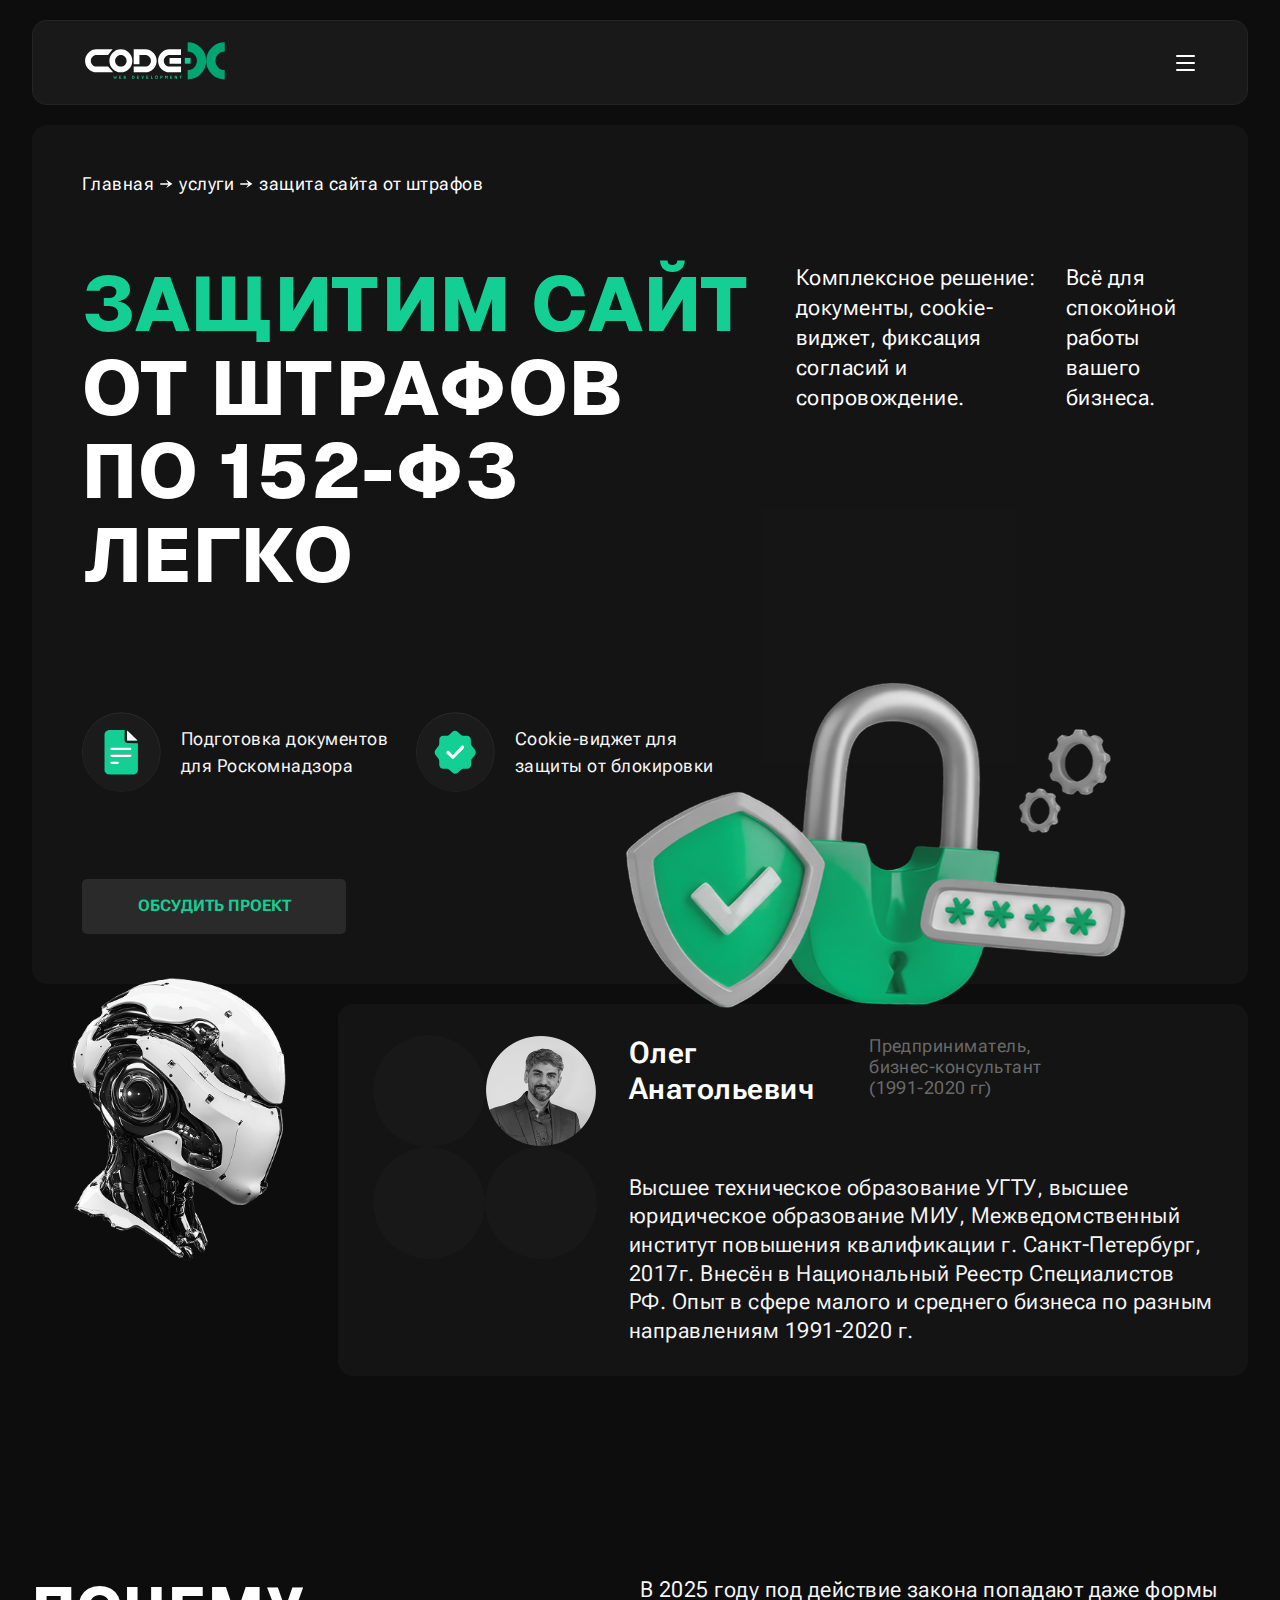
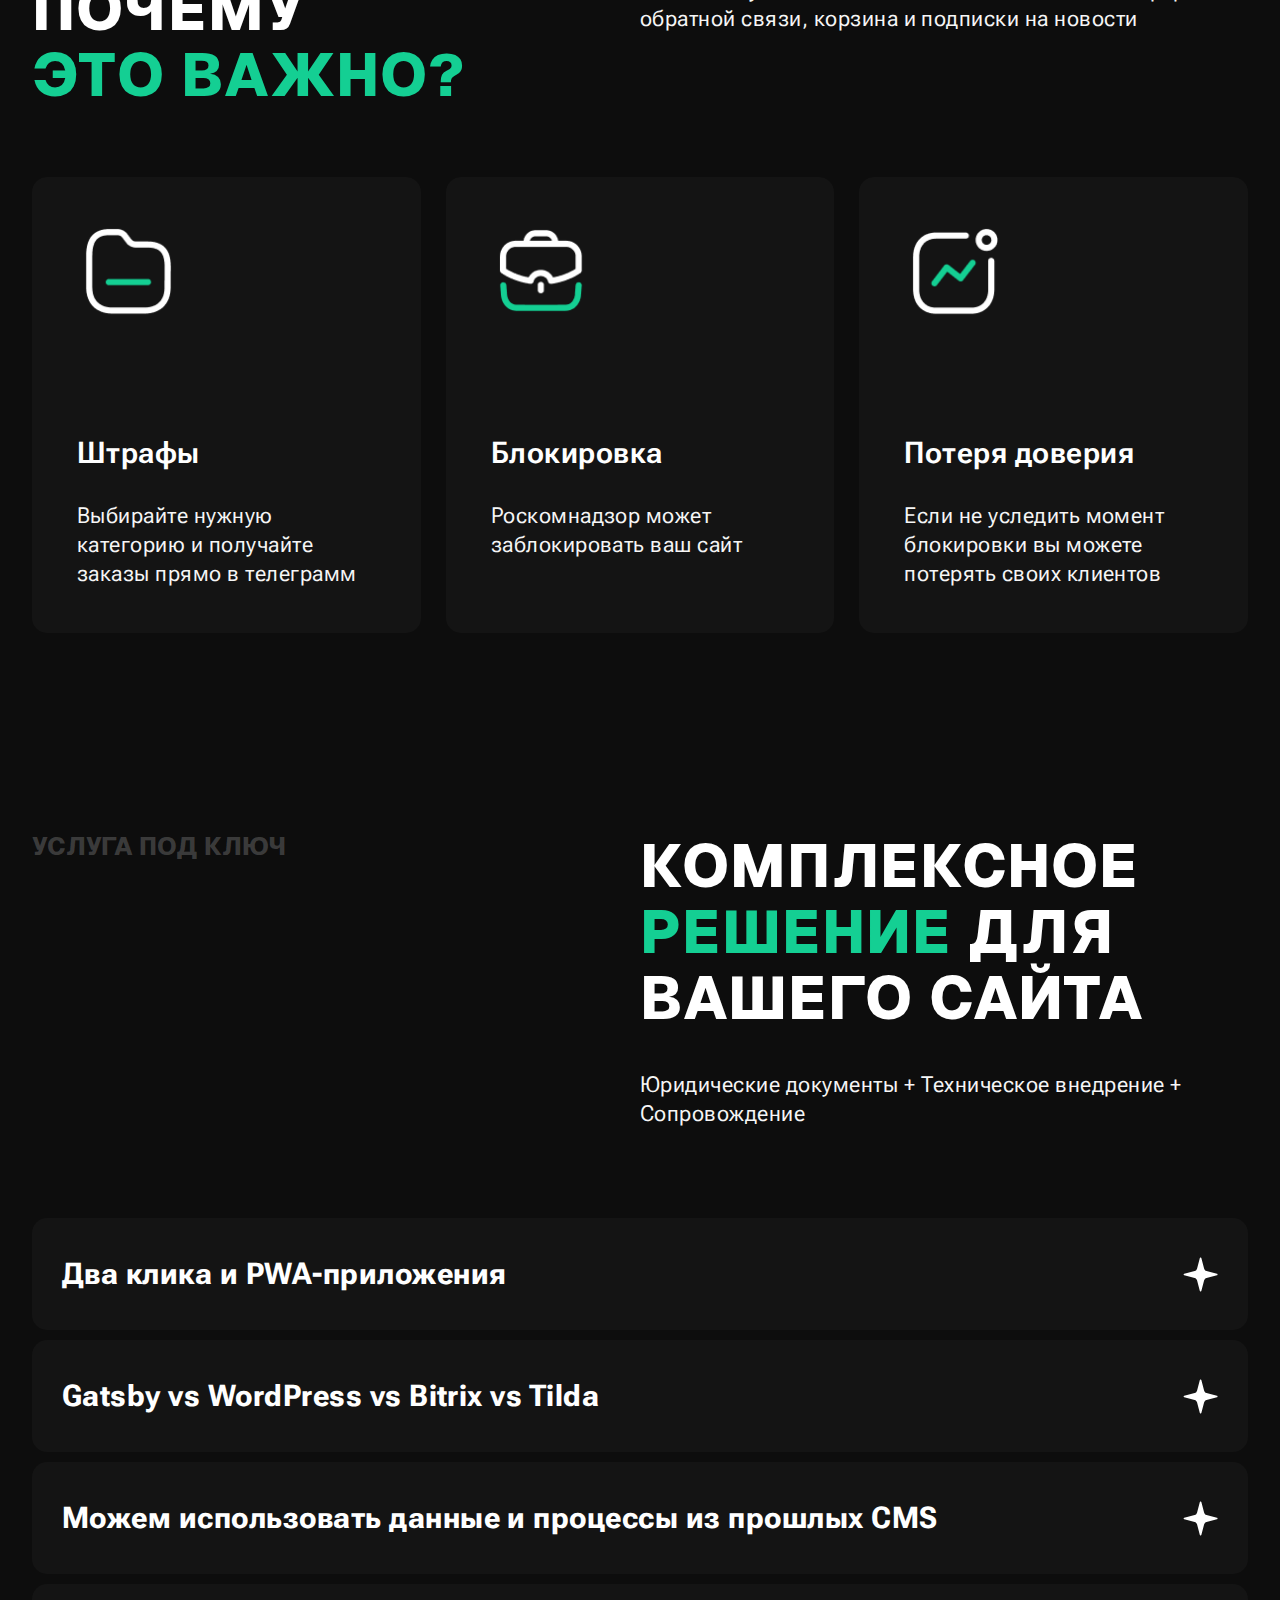
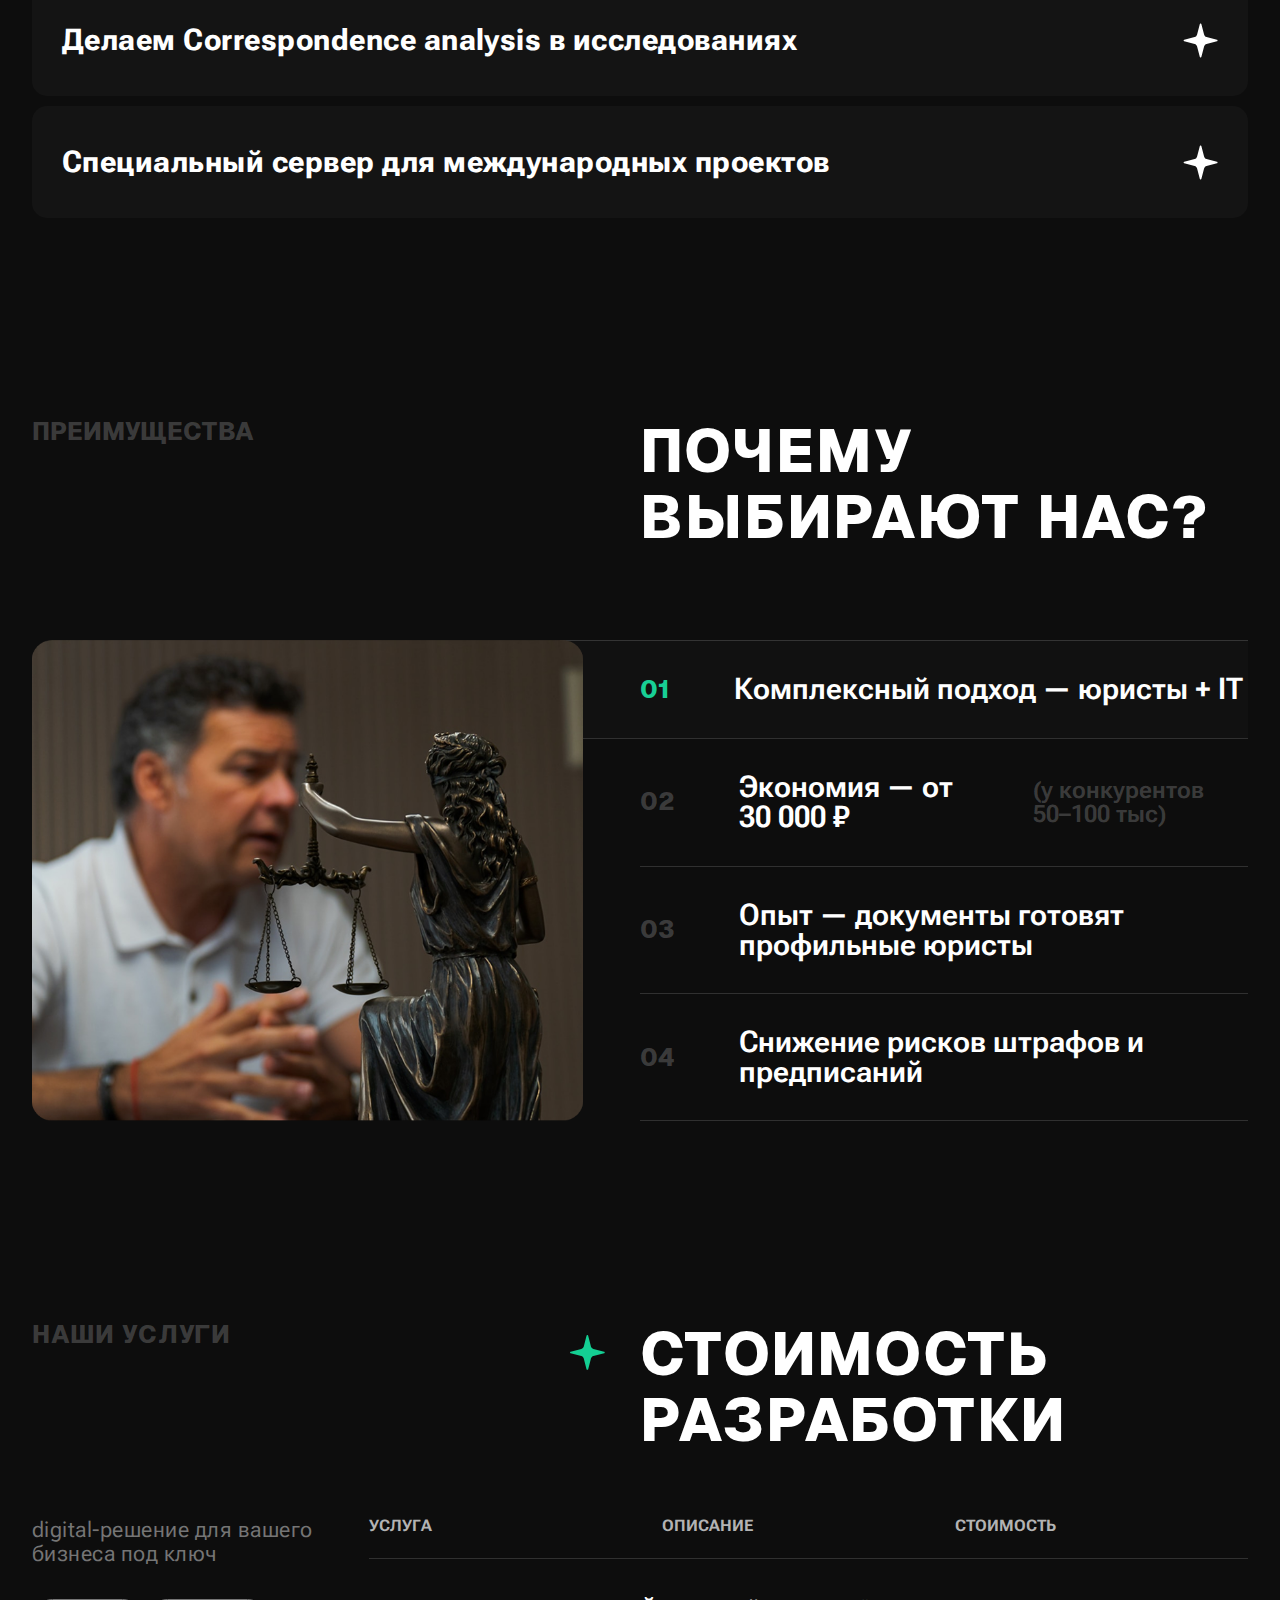
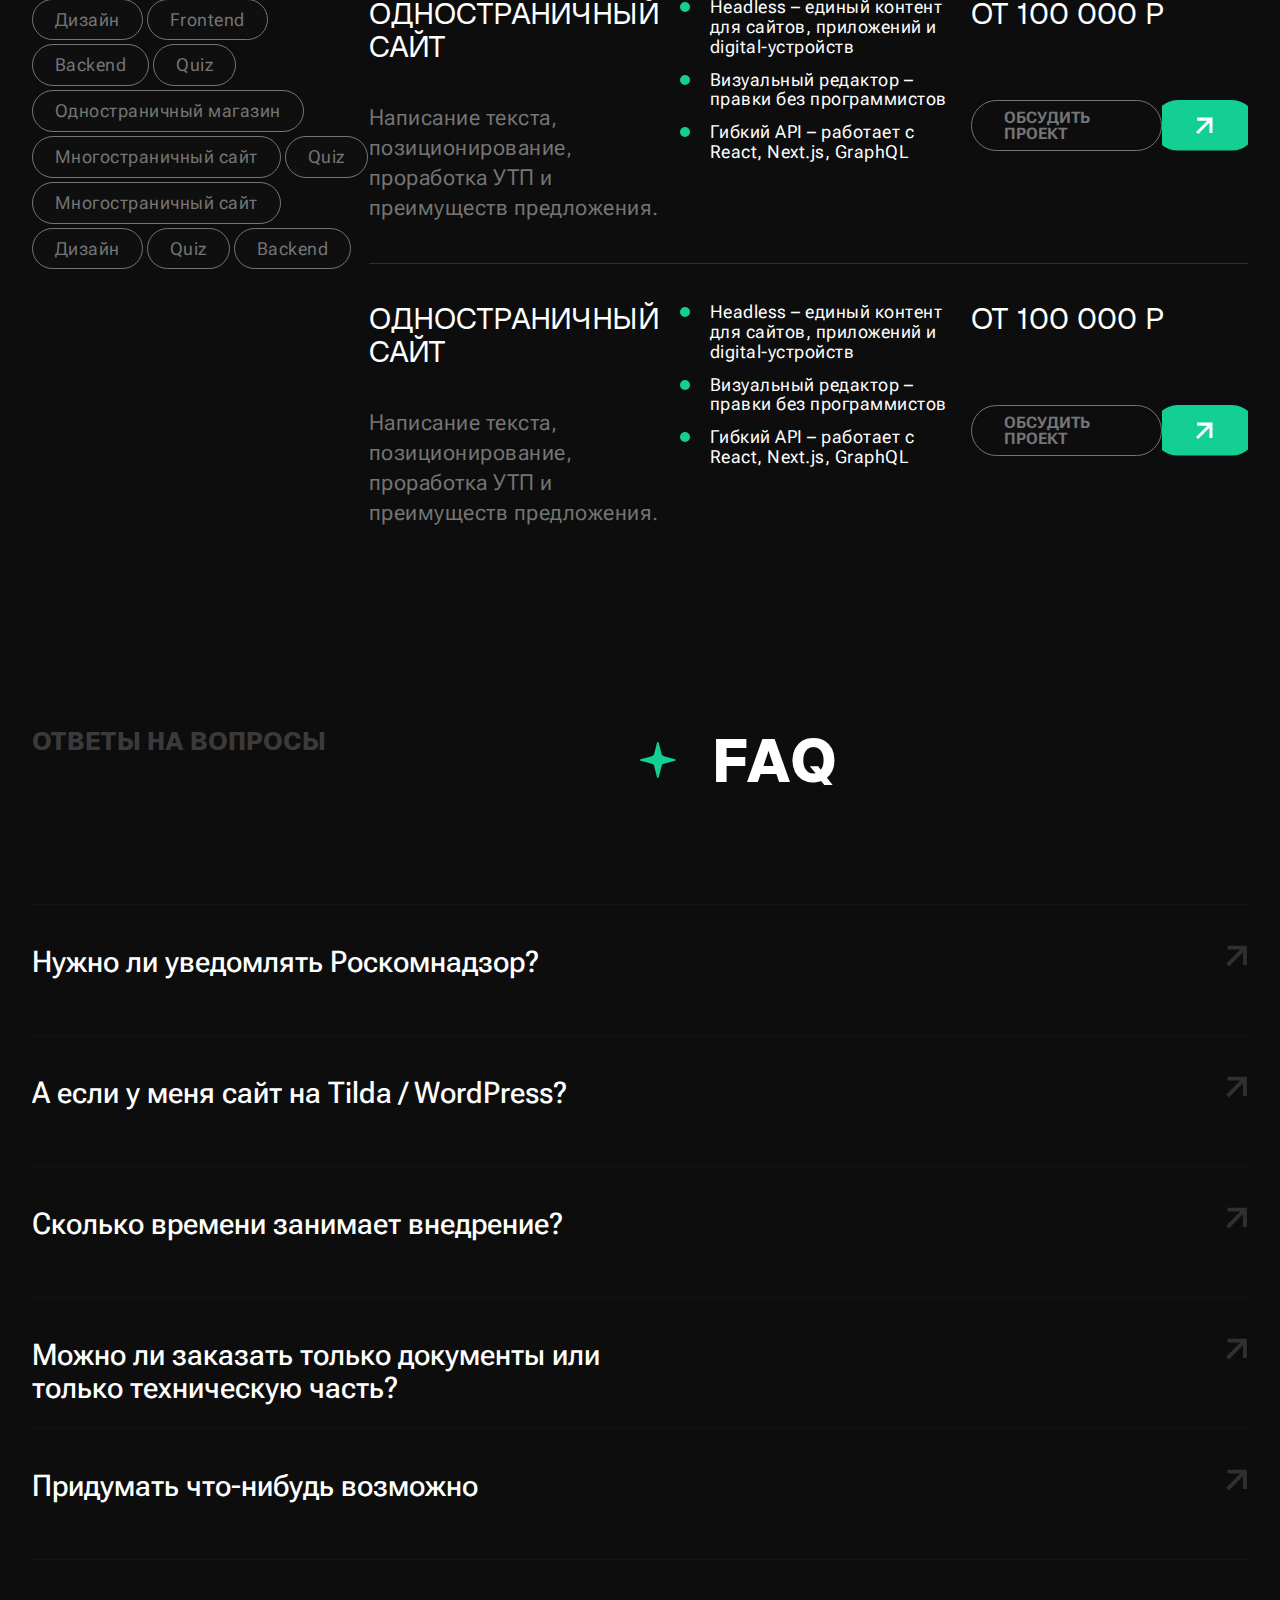
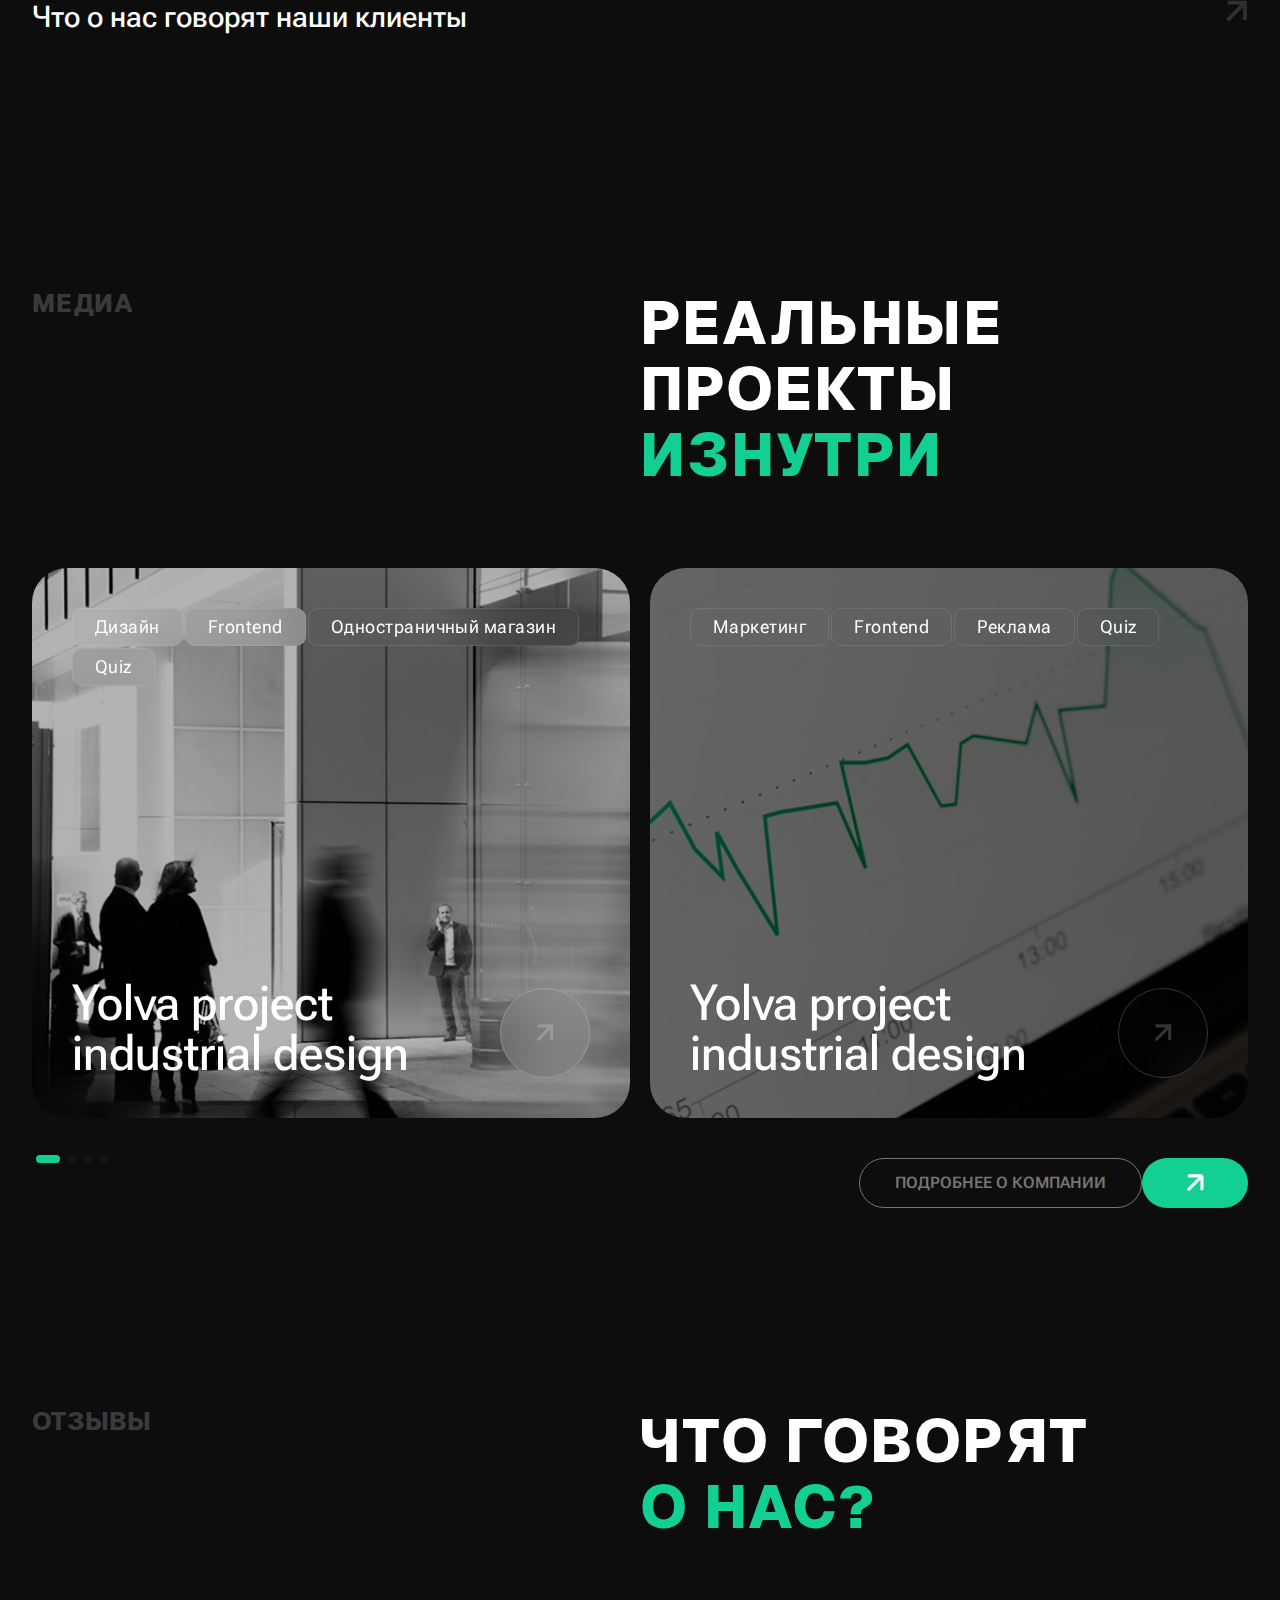
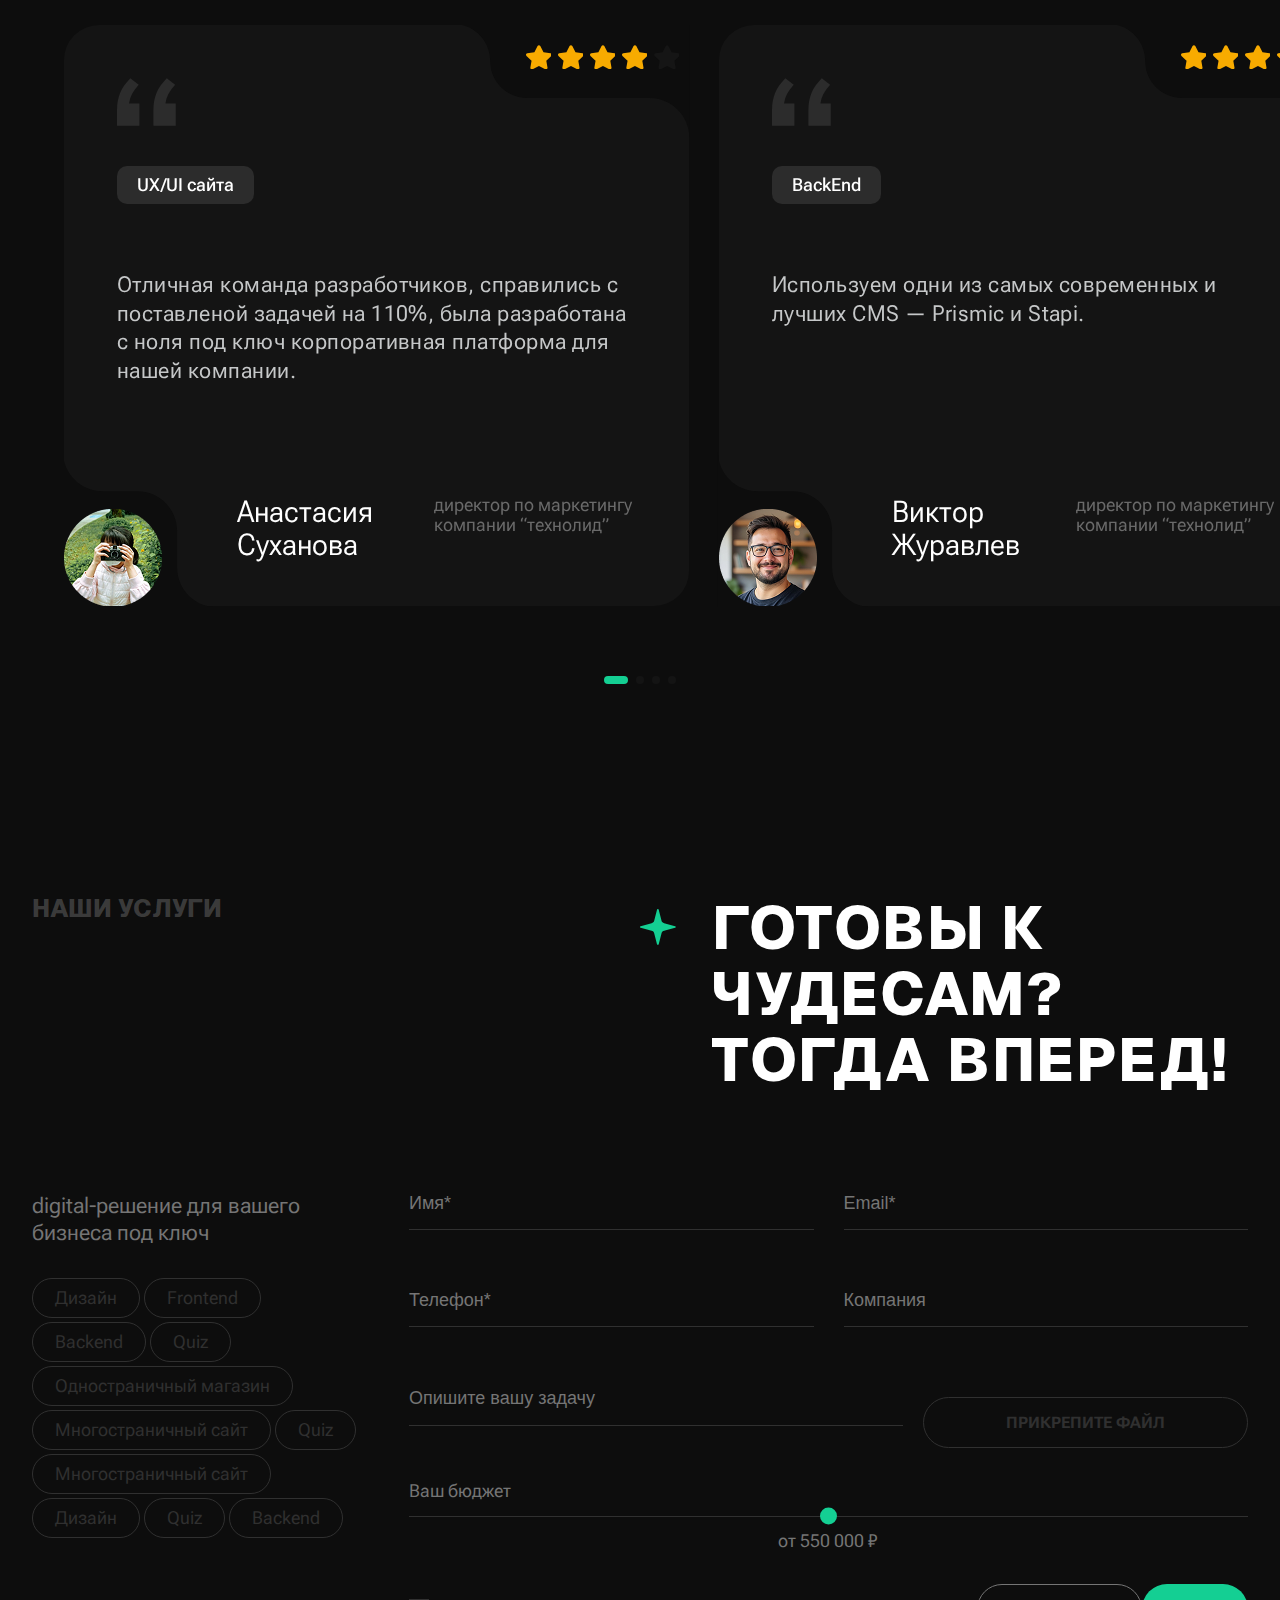
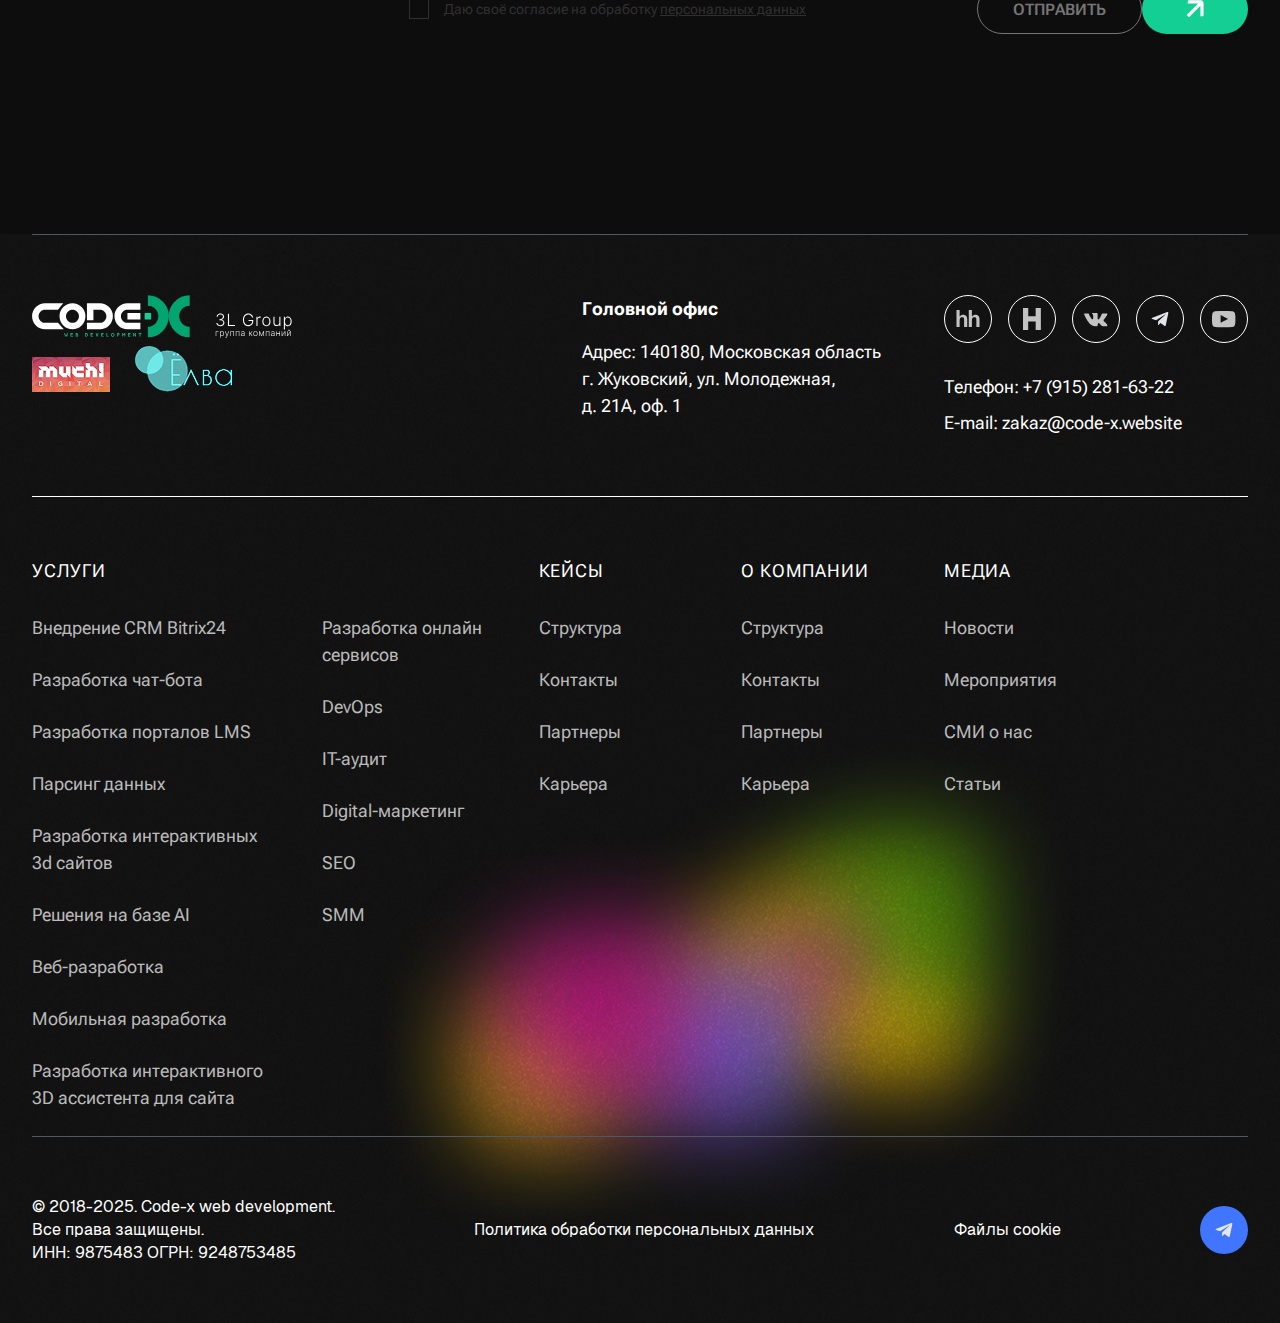
<file: site-protection.html>
<!DOCTYPE html>
<html lang="ru">
<head>
    <meta charset="UTF-8">
    <meta name="viewport" content="width=device-width, initial-scale=1.0">
    <title>Разработка корпоративного сайта</title>
    <link rel="icon" href="./img/logo.svg.svg" type="image/x-icon">
    <link rel="preconnect" href="https://fonts.googleapis.com">
    <link rel="preconnect" href="https://fonts.gstatic.com" crossorigin>
    <link href="https://fonts.googleapis.com/css2?family=Inter:ital,opsz,wght@0,14..32,100..900;1,14..32,100..900&display=swap" rel="stylesheet">
    <link rel="stylesheet" href="./css/grid.css">
    <link rel="stylesheet" href="https://cdn.jsdelivr.net/npm/swiper@11/swiper-bundle.min.css"/>
    <link rel="stylesheet" href="./css/style.css">
    <script src="https://cdn.jsdelivr.net/npm/gsap@3.12.7/dist/gsap.min.js" defer></script>
    <script src="https://cdn.jsdelivr.net/npm/swiper@11/swiper-bundle.min.js" defer></script>
    <script src="https://cdn.jsdelivr.net/npm/gsap@3.13.0/dist/gsap.min.js defer"></script>
    <script src="./js/main.js" defer></script>
</head>
<body>
    <main id="main">
        
        
        <!-- HEADER -->

        <header class="header container">
            <a href="/" class="header__logo"><img src="./img/logo.svg.svg" alt="code-x" class="header__logo-img"></a>

            <nav class="header__nav">
                <a href="./services.html" class="link header__nav-link">Что мы делаем</a>
                <a href="./company.html" class="link header__nav-link">Компания</a>
                <a href="./services.html" class="link header__nav-link">Кейсы</a>
                <a href="./contacts.html" class="link header__nav-link">Контакты</a>
            </nav>

            <div class="header__contacts">
                <a href="mailto:zakaz@code-x.website" class="link header__contacts-link">zakaz@code-x.website</a>
                <a href="tel:74954571825" class="link header__contacts-link">+7.495.457.18.25</a>
            </div>
            <!-- /.header__contacts -->
             
            <div class="header__socials">
                <a href="./404.html" class="header__socials-link"><img src="./img/telegram.svg" alt="telegram" class="header__socials-link-img"></a>
                <a href="./404.html" class="header__socials-link"><img src="./img/whatsapp.svg" alt="whatsapp" class="header__socials-link-img"></a>
            </div>
            <!-- /.header__socials -->

            <button class="header__burger"></button>
        </header>
        <!-- /.header -->

        <section class="protection-promo container">

            <nav class="breadcrumbs">
                <a href="#" class="breadcrumbs__item">Главная</a>
                <a href="#" class="breadcrumbs__item">услуги</a>
                <span href="#" class="breadcrumbs__item">защита сайта от штрафов</span>
            </nav>
            <!-- /.breadcrumbs -->

            <div class="protection-promo__heading">
                <h1 class="protection-promo__title"><span class="accent">защитим Сайт</span> от штрафов по&nbsp;152-ФЗ легко</h1>
                <div class="protection-promo__info-block">
                    <span class="protection-promo__info-text">Комплексное решение: документы, cookie-виджет, фиксация согласий и сопровождение.</span>
                    <span class="protection-promo__info-text">Всё для спокойной работы вашего бизнеса.</span>
                </div>
                <!-- /.protection-promo__info -->
            </div>
            <!-- /.protection-promo__heading -->

            <div class="protection-promo__cards">
                <div class="protection-promo__card">
                    <div class="protection-promo__card-icon"></div>
                    <p class="protection-promo__card-text main-text">Подготовка документов для Роскомнадзора</p>
                </div>
                <!-- /.protection-promo__card -->
                <div class="protection-promo__card">
                    <div class="protection-promo__card-icon"></div>
                    <p class="protection-promo__card-text main-text">Cookie-виджет для защиты от блокировки</p>
                </div>
                <!-- /.protection-promo__card -->
            </div>
            <!-- /.protection-promo__cards -->

            <a href="#" class="protection-promo__link">Обсудить проект</a>

            <img src="./img/site-protectiopn-pomo.png" aria-hidden="true" role="presentation" alt="" class="protection-promo__image"></img>

        </section>
        <!-- /.protection-promo -->

        <section class="protection-team container">
            <div class="protection-team__content">
                
                <div class="protection-team__image-wrap">
                    <img src="./img/team-robot.png" alt="" class="protection-team__image">
                </div>
                <!-- /.protection-team__image-wrap -->

                <div class="protection-team__info">
                    <div class="protection-team__info-images">
                        <div class="protection-team__info-img-wrap"><img src="./img/Nzswxew8Egg2.png" alt="" class="protection-team__info-img"></div>
                        <div class="protection-team__info-img-wrap protection-team__info-img-wrap_active"><img src="./img/Nzswxew8Egg2.png" alt="" class="protection-team__info-img protection-team__info-img-wrap_active"></div>
                        <div class="protection-team__info-img-wrap"><img src="./img/Nzswxew8Egg2.png" alt="" class="protection-team__info-img"></div>
                        <div class="protection-team__info-img-wrap"><img src="./img/Nzswxew8Egg2.png" alt="" class="protection-team__info-img"></div>
                    </div>
                    <!-- /.protection-team__info-images -->

                    <div class="protection-team__info-content">
                        <div class="protection-team__info-heading">
                            <h3 class="protection-team__info-title">Олег <br> Анатольевич</h3>
                            <span class="protection-team__info-position">Предприниматель, бизнес-консультант (1991-2020 гг)</span>
                        </div>
                        <!-- /.protection-team__info-heading -->

                        <p class="protection-team__info-text main-text">Высшее техническое образование УГТУ, высшее юридическое образование МИУ, Межведомственный институт повышения квалификации г. Санкт-Петербург, 2017г. Внесён в Национальный Реестр Специалистов РФ. Опыт в сфере малого и среднего бизнеса по разным направлениям 1991-2020 г.</p>
                    </div>
                    <!-- /.protection-team__info-content -->

                </div>
                <!-- /.protection-team__info -->
            </div>
            <!-- /.protection-team__content -->
        </section>
        <!-- /.protection-team -->

        <section class="protection-important container section">
            <div class="protection-important__heading">
                <h2 class="protection-important__title section-title">Почему <br> <span class="accent">это важно?</span></h2>
                <div class="protection-important__info-wrap"><p class="protection-important__info main-text">В 2025 году под действие закона попадают даже формы обратной связи, корзина и подписки на новости</p></div>
            </div>
            <!-- /.protection-important__heading -->

            <div class="protection-important__cards">
                <div class="protection-important__card">
                    <div class="protection-important__card-icon protection-important__card-icon_present"></div>
                    <h3 class="protection-important__card-title">Штрафы</h3>
                    <p class="protection-important__card-text main-text">Выбирайте нужную категорию и получайте заказы прямо в телеграмм</p>

                </div>
                <!-- /.protection-important__card -->
                 
                <div class="protection-important__card">
                    <div class="protection-important__card-icon protection-important__card-icon_trust"></div>
                    <h3 class="protection-important__card-title">Блокировка</h3>
                    <p class="protection-important__card-text main-text">Роскомнадзор может заблокировать ваш сайт</p>

                </div>
                <!-- /.protection-important__card -->

                <div class="protection-important__card">
                    <div class="protection-important__card-icon protection-important__card-icon_sell"></div>
                    <h3 class="protection-important__card-title">Потеря доверия</h3>
                    <p class="protection-important__card-text main-text">Если не уследить момент блокировки вы можете потерять своих клиентов</p>

                </div>
                <!-- /.protection-important__card -->

            </div>
            <!-- /.protection-important__cards -->
        </section>
        <!-- /.protection-important -->

        <section class="protection-explanations explanations section">
            <div class="container">
                <div class="explanations__heading">
                    <span class="section-sub">услуга под ключ</span>

                    <div class="explanations__heading-content">
                        <h2 class="explanations__title section-title">Комплексное <span class="accent">решение</span> для вашего сайта</h2>
                        <span class="protection-explanations__info explanations__info main-text">Юридические документы + Техническое внедрение + Сопровождение</span>
                    </div>
                    <!-- /.corporate-approach__heading-content -->
                </div>
                <!-- /.corporate-approach__heading -->


                <div class="explanations__cards">

                    <div class="explanations__card">
                        <div class="explanations__card-heading">
                            <h3 class="explanations__card-title">Два клика и PWA-приложения</h3>
                            <div class="explanations__card-icon"></div>
                        </div>
                        <!-- /.explanations__card-heading -->
                
                        <div class="explanations__card-text-wrap">
                            <p class="explanations__card-text main-text">
                                Ниже на фотографии изображен код сайта компании Porsche, на котором видны файлы Astro JS. Мы предполагаем, что в этой компании работают лучшие IT-специалисты, и они сделали правильный выбор.
                            </p>
                        </div>
                        
                        <img src="./img/corporate-approach.png" alt="" class="explanations__card-img">
                    </div>  
                    <!-- /.explanations__card -->
                     
                    <div class="explanations__card">
                        <div class="explanations__card-heading">
                            <h3 class="explanations__card-title">Gatsby vs WordPress vs Bitrix vs Tilda</h3>
                            <div class="explanations__card-icon"></div>
                        </div>
                        <!-- /.explanations__card-heading -->
                
                        <div class="explanations__card-text-wrap">
                            <p class="explanations__card-text main-text">
                                Ниже на фотографии изображен код сайта компании Porsche, на котором видны файлы Astro JS. Мы предполагаем, что в этой компании работают лучшие IT-специалисты, и они сделали правильный выбор.
                            </p>
                        </div>
                
                        <img src="./img/corporate-approach.png" alt="" class="explanations__card-img">
                    </div>  
                    <!-- /.explanations__card -->
                     
                    <div class="explanations__card">
                        <div class="explanations__card-heading">
                            <h3 class="explanations__card-title">Можем использовать данные и процессы из прошлых CMS</h3>
                            <div class="explanations__card-icon"></div>
                        </div>
                        <!-- /.explanations__card-heading -->
                
                        <div class="explanations__card-text-wrap">
                            <p class="explanations__card-text main-text">
                                Ниже на фотографии изображен код сайта компании Porsche, на котором видны файлы Astro JS. Мы предполагаем, что в этой компании работают лучшие IT-специалисты, и они сделали правильный выбор.
                            </p>
                        </div>
                
                        <img src="./img/corporate-approach.png" alt="" class="explanations__card-img">
                    </div>  
                    <!-- /.explanations__card -->
                     
                    <div class="explanations__card">
                        <div class="explanations__card-heading">
                            <h3 class="explanations__card-title">Делаем Correspondence analysis в исследованиях</h3>
                            <div class="explanations__card-icon"></div>
                        </div>
                        <!-- /.explanations__card-heading -->
                
                        <div class="explanations__card-text-wrap">
                            <p class="explanations__card-text main-text">
                                Ниже на фотографии изображен код сайта компании Porsche, на котором видны файлы Astro JS. Мы предполагаем, что в этой компании работают лучшие IT-специалисты, и они сделали правильный выбор.
                            </p>
                        </div>
                
                        <img src="./img/corporate-approach.png" alt="" class="explanations__card-img">
                    </div>  
                    <!-- /.explanations__card -->
                     
                    <div class="explanations__card">
                        <div class="explanations__card-heading">
                            <h3 class="explanations__card-title">Специальный сервер для международных проектов</h3>
                            <div class="explanations__card-icon"></div>
                        </div>
                        <!-- /.explanations__card-heading -->
                
                        <div class="explanations__card-text-wrap">
                            <p class="explanations__card-text main-text">
                                Ниже на фотографии изображен код сайта компании Porsche, на котором видны файлы Astro JS. Мы предполагаем, что в этой компании работают лучшие IT-специалисты, и они сделали правильный выбор.
                            </p>
                        </div>
                
                        <img src="./img/corporate-approach.png" alt="" class="explanations__card-img">
                    </div>  
                    <!-- /.explanations__card -->
                     
                </div>
                <!-- /.explanations__cards -->

            </div>
            <!-- /.container -->

        </section>
        <!-- /.explanations -->

        <div class="container protection-advantages section">
            <div class="protection-advantages__heading">
                <span class="protection-advantages__sub section-sub">преимущества</span>
                <div class="explanations__heading-content">
                    <h2 class="protection-advantages__title section-title">Почему <br>выбирают нас?</h2>
                </div>
                <!-- /.protection-advantages__heading-content -->
            </div>
            <!-- /.protection-advantages__heading -->
            <div class="protection-advantages__content">
                <div class="protection-advantages__content-wrap">
                    <div class="protection-advantages__content-item protection-advantages__content-item--active">
                        <img src="./img/protection-advantages-01.png" alt="" class="protection-advantages__content-img">
                    </div>
                    <div class="protection-advantages__content-item">
                        <img src="./img/protection-advantages-01.png" alt="" class="protection-advantages__content-img">
                    </div>
                    <div class="protection-advantages__content-item">
                        <img src="./img/protection-advantages-01.png" alt="" class="protection-advantages__content-img">
                    </div>
                    <div class="protection-advantages__content-item">
                        <img src="./img/protection-advantages-01.png" alt="" class="protection-advantages__content-img">
                    </div>
                </div>

                <div class="protection-advantages__cards">
                    <div class="protection-advantages__card protection-advantages__card--active">
                        <span class="protection-advantages__card-number">01</span>
                        <h3 class="protection-advantages__card-title">Комплексный подход — юристы + IT</h3>

                        <div class="protection-advantages__card-background"></div>
                    </div>
                    
                    <div class="protection-advantages__card protection-advantages__card--active-next">
                        <span class="protection-advantages__card-number">02</span>
                        <h3 class="protection-advantages__card-title"> Экономия — от 30 000 ₽</h3>
                        <span class="protection-advantages__card-text">(у конкурентов 50–100 тыс)</span>

                        <div class="protection-advantages__card-background"></div>
                    </div>

                    <div class="protection-advantages__card">
                        <span class="protection-advantages__card-number">03</span>
                        <h3 class="protection-advantages__card-title">Опыт — документы готовят профильные юристы</h3>

                        <div class="protection-advantages__card-background"></div>
                    </div>

                    <div class="protection-advantages__card">
                        <span class="protection-advantages__card-number">04</span>
                        <h3 class="protection-advantages__card-title">Снижение рисков штрафов и предписаний</h3>

                        <div class="protection-advantages__card-background"></div>
                    </div>

                </div>
            </div>
        </div>
        <!-- /.section protection-advantages -->
 
        <section class="corporate-price section container">
            
            <div class="corporate-price__heading">
                <span class="corporate-price__heading-sub">наши услуги</span>
                <h2 class="corporate-price__title section-title">СТОИМОСТЬ <br> РАЗРАБОТКИ</h2>
            </div>
            <!-- /.corporate-price__heading -->
        
            <div class="corporate-price__content">

                <div class="corporate-price__tabs-info">
                    <span class="corporate-price__tabs-sub">digital-решение для вашего бизнеса под ключ</span>
                    <div class="corporate-price__tabs-buttons">
                        <button class="corporate-price__tabs-button">Дизайн</button>
                        <button class="corporate-price__tabs-button">Frontend</button>
                        <button class="corporate-price__tabs-button">Backend</button>
                        <button class="corporate-price__tabs-button">Quiz</button>
                        <button class="corporate-price__tabs-button">Одностраничный магазин</button>
                        <button class="corporate-price__tabs-button">Многостраничный сайт</button>
                        <button class="corporate-price__tabs-button">Quiz</button>
                        <button class="corporate-price__tabs-button">Многостраничный сайт</button>
                        <button class="corporate-price__tabs-button">Дизайн</button>
                        <button class="corporate-price__tabs-button">Quiz</button>
                        <button class="corporate-price__tabs-button">Backend</button>
                    </div>
                    <!-- /.corporate-price__tabs-buttons -->
                </div>
                <!-- /.corporate-price__tabs-info -->
    
                <div class="corporate-price__tab">

                    <div class="corporate-price__tab-card">
                        <div class="corporate-price__tab-about">
                            <span class="corporate-price__about-title">услуга</span>
                            <span class="corporate-price__about-title">описание</span>
                            <span class="corporate-price__about-title">стоимость</span>
                        </div>
                        <!-- /.corporate-price__tab-about -->
    
                        <div class="corporate-price__tab-content">
                            <div class="corporate-price__tab-heading">
                                <h3 class="corporate-price__tab-title">Одностраничный сайт</h3>
                                <p class="corporate-price__tab-text">Написание текста, позиционирование,
                                    проработка УТП и преимуществ
                                    предложения.</p>
                            </div>
                            <!-- /.corporate-price__tab-heading -->
    
                            <ul class="corporate-price__tab-list">
                                <li class="corporate-price__tab-item">Headless – единый контент для сайтов, приложений и digital-устройств</li>
                                <li class="corporate-price__tab-item">Визуальный редактор – правки без программистов</li>
                                <li class="corporate-price__tab-item">Гибкий API – работает с React, Next.js, GraphQL</li>
                            </ul>
                            <!-- /.corporate-price__tab-list -->
    
                            <div class="corporate-price__tab-price-action">
                                <span class="corporate-price__tab-price">От 100 000 р</span>
                                <a href="#" class="corporate-price__tab-link">
                                    <span class="corporate-price__tab-link-text">Обсудить проект</span>
                                    <div class="corporate-price__tab-link-icone"></div>
                                </a>
                                <!-- /.corporate-price__tab-link-wrap -->
                            </div>
                            <!-- /.corporate-price__tab-price-action -->
                        </div>
                        <!-- /.corporate-price__tab-content -->
    
                    </div>
                    <!-- /.corporate-price__tab-card -->

                    <div class="corporate-price__tab-card">
    
                        <div class="corporate-price__tab-content">
                            <div class="corporate-price__tab-heading">
                                <h3 class="corporate-price__tab-title">Одностраничный сайт</h3>
                                <p class="corporate-price__tab-text">Написание текста, позиционирование,
                                    проработка УТП и преимуществ
                                    предложения.</p>
                            </div>
                            <!-- /.corporate-price__tab-heading -->
    
                            <ul class="corporate-price__tab-list">
                                <li class="corporate-price__tab-item">Headless – единый контент для сайтов, приложений и digital-устройств</li>
                                <li class="corporate-price__tab-item">Визуальный редактор – правки без программистов</li>
                                <li class="corporate-price__tab-item">Гибкий API – работает с React, Next.js, GraphQL</li>
                            </ul>
                            <!-- /.corporate-price__tab-list -->
    
                            <div class="corporate-price__tab-price-action">
                                <span class="corporate-price__tab-price">От 100 000 р</span>
                                <a href="#" class="corporate-price__tab-link">
                                    <span class="corporate-price__tab-link-text">Обсудить проект</span>
                                    <div class="corporate-price__tab-link-icone"></div>
                                </a>
                                <!-- /.corporate-price__tab-link-wrap -->
                            </div>
                            <!-- /.corporate-price__tab-price-action -->
                        </div>
                        <!-- /.corporate-price__tab-content -->
    
                    </div>
                    <!-- /.corporate-price__tab-card -->

                </div>

            </div>
            <!-- /.corporate-price__content -->

        </section>
        <!-- /.corporate-price -->

                
        <!-- QUESTIONS -->

        <div class="questions section container" id="questions">
            <div class="questions__heading">
                <span class="questions__sub section-sub">ответы на вопросы</span>
                <div class="questions__title-wrap">
                    <h2 class="questions__title section-title section-title--star">faq</h2>
                </div>
                <!-- /.questions__title-wrap -->
            </div>
            <!-- /.questions__heading -->
        
            <div class="questions__cards">
                        <div class="questions__card">
                            <h3 class="questions__card-title">Нужно ли уведомлять Роскомнадзор?</h3>
                            <div class="questions__card-text-wrap">
                                <p class="questions__card-text main-text">Выбирайте нужную категорию и получайте заказы прямо в телеграммВыбирайте нужную категорию и получайте заказы прямо в телеграммВыбирайте нужную категорию и получайте заказы прямо в телеграммВыбирайте нужную категорию и получайте заказы прямо в телеграммВыбирайте нужную категорию и получайте заказы прямо в телеграмм</p>
                            </div>
                            <!-- /.questions__card-text-wrap -->
                            <div class="questions__card-icon">
                                <svg width="18" height="17" viewBox="0 0 18 17" fill="none" xmlns="http://www.w3.org/2000/svg">
                                    <path fill-rule="evenodd" clip-rule="evenodd" d="M13.9204 5.45125L2.38112 16.9905L0.167565 14.7769L11.7068 3.2377L1.2736 3.2377L1.27508 0.107734L17.0503 0.107733L17.0503 15.883L13.9204 15.8845V5.45125Z" fill="#303030"/>
                                </svg>                            
                            </div>
                        </div>
                        <!-- /.questions__card -->
                         
                        <div class="questions__card">
                            <h3 class="questions__card-title">А если у меня сайт на Tilda / WordPress?</h3>
                            <div class="questions__card-text-wrap">
                                <p class="questions__card-text main-text">Выбирайте нужную категорию и получайте заказы прямо в телеграмм</p>
                            </div>
                            <!-- /.questions__card-text-wrap -->
                            <div class="questions__card-icon">
                                <svg width="18" height="17" viewBox="0 0 18 17" fill="none" xmlns="http://www.w3.org/2000/svg">
                                    <path fill-rule="evenodd" clip-rule="evenodd" d="M13.9204 5.45125L2.38112 16.9905L0.167565 14.7769L11.7068 3.2377L1.2736 3.2377L1.27508 0.107734L17.0503 0.107733L17.0503 15.883L13.9204 15.8845V5.45125Z" fill="#303030"/>
                                </svg>                            
                            </div>
                        </div>
                        <!-- /.questions__card -->
        
                        <div class="questions__card">
                            <h3 class="questions__card-title">Сколько времени занимает внедрение?</h3>
                            <div class="questions__card-text-wrap">
                                <p class="questions__card-text main-text">Выбирайте нужную категорию и получайте заказы прямо в телеграмм</p>
                            </div>
                            <!-- /.questions__card-text-wrap -->
                            <div class="questions__card-icon">
                                <svg width="18" height="17" viewBox="0 0 18 17" fill="none" xmlns="http://www.w3.org/2000/svg">
                                    <path fill-rule="evenodd" clip-rule="evenodd" d="M13.9204 5.45125L2.38112 16.9905L0.167565 14.7769L11.7068 3.2377L1.2736 3.2377L1.27508 0.107734L17.0503 0.107733L17.0503 15.883L13.9204 15.8845V5.45125Z" fill="#303030"/>
                                </svg>                            
                            </div>
                        </div>
                        <!-- /.questions__card -->
        
                        <div class="questions__card">
                            <h3 class="questions__card-title">Можно ли заказать только документы или только техническую часть?</h3>
                            <div class="questions__card-text-wrap">
                                <p class="questions__card-text main-text">Выбирайте нужную категорию и получайте заказы прямо в телеграмм</p>
                            </div>
                            <!-- /.questions__card-text-wrap -->
                            <div class="questions__card-icon">
                                <svg width="18" height="17" viewBox="0 0 18 17" fill="none" xmlns="http://www.w3.org/2000/svg">
                                    <path fill-rule="evenodd" clip-rule="evenodd" d="M13.9204 5.45125L2.38112 16.9905L0.167565 14.7769L11.7068 3.2377L1.2736 3.2377L1.27508 0.107734L17.0503 0.107733L17.0503 15.883L13.9204 15.8845V5.45125Z" fill="#303030"/>
                                </svg>                            
                            </div>
                        </div>
                        <!-- /.questions__card -->
                        <div class="questions__card">
                            
                            <h3 class="questions__card-title">Придумать что-нибудь возможно</h3>
                            <div class="questions__card-text-wrap">
                                <p class="questions__card-text main-text">Выбирайте нужную категорию и получайте заказы прямо в телеграмм</p>
                            </div>
                            <!-- /.questions__card-text-wrap -->
                            <div class="questions__card-icon">
                                <svg width="18" height="17" viewBox="0 0 18 17" fill="none" xmlns="http://www.w3.org/2000/svg">
                                    <path fill-rule="evenodd" clip-rule="evenodd" d="M13.9204 5.45125L2.38112 16.9905L0.167565 14.7769L11.7068 3.2377L1.2736 3.2377L1.27508 0.107734L17.0503 0.107733L17.0503 15.883L13.9204 15.8845V5.45125Z" fill="#303030"/>
                                </svg>                            
                            </div>
                        </div>
                        <!-- /.questions__card -->
        
                        <div class="questions__card">
                            <h3 class="questions__card-title">Что о нас говорят наши клиенты</h3>
                            <div class="questions__card-text-wrap">
                                <p class="questions__card-text main-text">Выбирайте нужную категорию и получайте заказы прямо в телеграмм</p>
                            </div>
                            <!-- /.questions__card-text-wrap -->
                            <div class="questions__card-icon">
                                <svg width="18" height="17" viewBox="0 0 18 17" fill="none" xmlns="http://www.w3.org/2000/svg">
                                    <path fill-rule="evenodd" clip-rule="evenodd" d="M13.9204 5.45125L2.38112 16.9905L0.167565 14.7769L11.7068 3.2377L1.2736 3.2377L1.27508 0.107734L17.0503 0.107733L17.0503 15.883L13.9204 15.8845V5.45125Z" fill="#303030"/>
                                </svg>                            
                            </div>
                        </div>
                        <!-- /.questions__card -->
                         
            </div>
            <!-- /.questions__cards -->

        </div>
        <!-- /.questions -->


        <section class="real-projects section container">
            <div class="real-projects__heading">
                <span class="real-projects__sub">МЕДИА</span>
                <h2 class="real-projects__title section-title">Реальные проекты <span class="accent">изнутри</span></h2>
            </div>
            <!-- /.real-projects__heading -->
            <div class="real-projects__swiper swiper">
                <div class="swiper-wrapper">
                    <a href="#" class="cases__card swiper-slide">
                        <div class="cases__card-tags">
                            <span class="cases__card-tag">Дизайн</span>
                            <span class="cases__card-tag">Frontend</span>
                            <span class="cases__card-tag">Одностраничный магазин</span>
                            <span class="cases__card-tag">Quiz</span>
                        </div>
                        <!-- /.cases__card-tags -->

                        <div class="cases__card-content">
                            <div class="cases__card-info">
                                <h3 class="cases__card-title">Yolva project industrial design</h3>
                            </div>
                            <!-- /. cases__card-content -->

                            <div class="cases__link-arrow">
                                <svg width="18" height="18" viewBox="0 0 18 18" fill="none" xmlns="http://www.w3.org/2000/svg">
                                    <path fill-rule="evenodd" clip-rule="evenodd" d="M14.1601 5.68428L2.62089 17.2235L0.407342 15.01L11.9466 3.47073L1.51338 3.47073L1.51486 0.340766L17.2901 0.340765L17.2901 16.116L14.1601 16.1175V5.68428Z" fill="#313131"></path>
                                </svg>
                            </div>
                        </div>
                        <!-- /.cases__card-content -->
                        <img src="./img/corporate-projects01.png" alt="cut-go" class="cases__card-img">
                    </a>
                    <!-- /.cases__card swiper-slide -->

                    <a href="#" class="cases__card swiper-slide">
                        <div class="cases__card-tags">
                            <span class="cases__card-tag">Маркетинг</span>
                            <span class="cases__card-tag">Frontend</span>
                            <span class="cases__card-tag">Реклама </span>
                            <span class="cases__card-tag">Quiz</span>
                        </div>
                        <!-- /.cases__card-tags -->

                        <div class="cases__card-content">
                            <div class="cases__card-info">
                                <h3 class="cases__card-title">Yolva project industrial design</h3>
                            </div>
                            <!-- /. cases__card-content -->

                            <div class="cases__link-arrow">
                                <svg width="18" height="18" viewBox="0 0 18 18" fill="none" xmlns="http://www.w3.org/2000/svg">
                                    <path fill-rule="evenodd" clip-rule="evenodd" d="M14.1601 5.68428L2.62089 17.2235L0.407342 15.01L11.9466 3.47073L1.51338 3.47073L1.51486 0.340766L17.2901 0.340765L17.2901 16.116L14.1601 16.1175V5.68428Z" fill="#313131"></path>
                                </svg>
                            </div>
                        </div>
                        <!-- /.cases__card-content -->
                        <img src="./img/corporate-projects02.png" alt="cut-go" class="cases__card-img">
                    </a>
                    <!-- /.cases__card swiper-slide -->

                    <a href="#" class="cases__card swiper-slide">
                        <div class="cases__card-tags">
                            <span class="cases__card-tag">Дизайн</span>
                            <span class="cases__card-tag">Frontend</span>
                            <span class="cases__card-tag">Одностраничный магазин</span>
                            <span class="cases__card-tag">Quiz</span>
                        </div>
                        <!-- /.cases__card-tags -->

                        <div class="cases__card-content">
                            <div class="cases__card-info">
                                <h3 class="cases__card-title">Yolva project industrial design</h3>
                            </div>
                            <!-- /. cases__card-content -->

                            <div class="cases__link-arrow">
                                <svg width="18" height="18" viewBox="0 0 18 18" fill="none" xmlns="http://www.w3.org/2000/svg">
                                    <path fill-rule="evenodd" clip-rule="evenodd" d="M14.1601 5.68428L2.62089 17.2235L0.407342 15.01L11.9466 3.47073L1.51338 3.47073L1.51486 0.340766L17.2901 0.340765L17.2901 16.116L14.1601 16.1175V5.68428Z" fill="#313131"></path>
                                </svg>
                            </div>
                        </div>
                        <!-- /.cases__card-content -->
                        <img src="./img/corporate-projects03.png" alt="cut-go" class="cases__card-img">
                    </a>
                    <!-- /.cases__card swiper-slide -->

                    <a href="#" class="cases__card swiper-slide">
                        <div class="cases__card-tags">
                            <span class="cases__card-tag">Дизайн</span>
                            <span class="cases__card-tag">Frontend</span>
                            <span class="cases__card-tag">Одностраничный магазин</span>
                            <span class="cases__card-tag">Quiz</span>
                        </div>
                        <!-- /.cases__card-tags -->

                        <div class="cases__card-content">
                            <div class="cases__card-info">
                                <h3 class="cases__card-title">Yolva project industrial design</h3>
                            </div>
                            <!-- /. cases__card-content -->

                            <div class="cases__link-arrow">
                                <svg width="18" height="18" viewBox="0 0 18 18" fill="none" xmlns="http://www.w3.org/2000/svg">
                                    <path fill-rule="evenodd" clip-rule="evenodd" d="M14.1601 5.68428L2.62089 17.2235L0.407342 15.01L11.9466 3.47073L1.51338 3.47073L1.51486 0.340766L17.2901 0.340765L17.2901 16.116L14.1601 16.1175V5.68428Z" fill="#313131"></path>
                                </svg>
                            </div>
                        </div>
                        <!-- /.cases__card-content -->
                        <img src="./img/corporate-projects02.png" alt="cut-go" class="cases__card-img">
                    </a>
                    <!-- /.cases__card swiper-slide -->
                </div>
                <div class="real-projects__footer">
                    <div class="swiper-pagination"></div>
                    <a href="./404.html" class="real-projects__link section-link">
                        <span class="section-link__text">Подробнее о компании</span>
                        <span class="section-link__icon"></span>
                    </a>
                </div>
                <!-- /.real-projects__footer -->

            </div>

        </section>
        <!-- /.corporate-projects -->

        <section class="reviews section" id="reviews">
            <div class="reviews__heading container">
                <span class="reviews__sub section-sub">Отзывы</span>
                <div class="reviews__title-wrap">
                    <h2 class="reviews__title section-title">Что говорят <span class="accent">о&nbsp;нас?</span></h2>
                </div>
                <!-- /.reviews__title-wrap -->
            </div>
            <!-- /.reviews__heading -->
            
            <!-- SLIDER -->

            <div class="swiper reviews-swiper">
                <div class="swiper-wrapper">
                    <div class="reviews__slide swiper-slide">
                        <div class="reviews__slide-stars">
                            <div class="reviews__slide-star reviews__slide-star--light"></div>
                            <div class="reviews__slide-star reviews__slide-star--light"></div>
                            <div class="reviews__slide-star reviews__slide-star--light"></div>
                            <div class="reviews__slide-star reviews__slide-star--light"></div>
                            <div class="reviews__slide-star reviews__slide-star--dark"></div>
                        </div>
                        <!-- /.reviews__slide-stars -->
                        <div class="reviews__slide-icon"></div>
                        <span class="reviews__slide-service">UX/UI сайта</span>
                        <p class="reviews__slide-text main-text">Отличная команда разработчиков, справились с поставленой задачей на 110%, была разработана с ноля под ключ корпоративная платформа для нашей компании.</p>
                        
                        <div class="reviews__slide-footer">
                            <span class="reviews__slide-name">Анастасия Суханова</span>
                            <span class="reviews__slide-post">директор по маркетингу компании “технолид”</span>
                        </div>
                        <!-- /.reviews__slide-footer -->
                        <div class="reviews__slide-img-wrap">
                            <img src="./img/reviews-slide-img01.png" alt="" class="reviews__slide-img">
                        </div>
                    </div>
                    <div class="reviews__slide swiper-slide">
                        <div class="reviews__slide-icon"></div>
                        <span class="reviews__slide-service">BackEnd</span>
                        <div class="reviews__slide-stars">
                            <div class="reviews__slide-star reviews__slide-star--light"></div>
                            <div class="reviews__slide-star reviews__slide-star--light"></div>
                            <div class="reviews__slide-star reviews__slide-star--light"></div>
                            <div class="reviews__slide-star reviews__slide-star--light"></div>
                            <div class="reviews__slide-star reviews__slide-star--dark"></div>
                        </div>
                        <!-- /.reviews__slide-stars -->
                        <p class="reviews__slide-text main-text">Используем одни из самых современных и лучших  CMS — Prismic и Stapi.</p>
                        
                        <div class="reviews__slide-footer">
                            <span class="reviews__slide-name">Виктор Журавлев</span>
                            <span class="reviews__slide-post">директор по маркетингу компании “технолид”</span>
                        </div>
                        <!-- /.reviews__slide-footer -->
                        <div class="reviews__slide-img-wrap">
                            <img src="./img/reviews-slide-img02.png" alt="" class="reviews__slide-img">
                        </div>
                    </div>
                    <div class="reviews__slide swiper-slide">
                        <div class="reviews__slide-icon"></div>
                        <span class="reviews__slide-service">FrontEnd</span>
                        <div class="reviews__slide-stars">
                            <div class="reviews__slide-star reviews__slide-star--light"></div>
                            <div class="reviews__slide-star reviews__slide-star--light"></div>
                            <div class="reviews__slide-star reviews__slide-star--light"></div>
                            <div class="reviews__slide-star reviews__slide-star--light"></div>
                            <div class="reviews__slide-star reviews__slide-star--dark"></div>
                        </div>
                        <!-- /.reviews__slide-stars -->
                        <p class="reviews__slide-text main-text">Также мы можем подключить любую удобную для вас CMS-систему.</p>
                        
                        <div class="reviews__slide-footer">
                            <span class="reviews__slide-name">Виктор Журавлев</span>
                            <span class="reviews__slide-post">директор по маркетингу компании “технолид”</span>
                        </div>
                        <!-- /.reviews__slide-footer -->
                        <div class="reviews__slide-img-wrap">
                            <img src="./img/reviews-slide-img01.png" alt="" class="reviews__slide-img">
                        </div>
                    </div>
                    <div class="reviews__slide swiper-slide">
                        <div class="reviews__slide-icon"></div>
                        <span class="reviews__slide-service">UX/UI сайта</span>
                        <div class="reviews__slide-stars">
                            <div class="reviews__slide-star reviews__slide-star--light"></div>
                            <div class="reviews__slide-star reviews__slide-star--light"></div>
                            <div class="reviews__slide-star reviews__slide-star--light"></div>
                            <div class="reviews__slide-star reviews__slide-star--light"></div>
                            <div class="reviews__slide-star reviews__slide-star--dark"></div>
                        </div>
                        <!-- /.reviews__slide-stars -->
                        <p class="reviews__slide-text main-text">Отличная команда разработчиков, справились с поставленой задачей на 110%, была разработана с ноля под ключ корпоративная платформа для нашей компании.</p>
                        
                        <div class="reviews__slide-footer">
                            <span class="reviews__slide-name">Анастасия Суханова</span>
                            <span class="reviews__slide-post">директор по маркетингу компании “технолид”</span>
                        </div>
                        <!-- /.reviews__slide-footer -->
                        <div class="reviews__slide-img-wrap">
                            <img src="./img/reviews-slide-img02.png" alt="" class="reviews__slide-img">
                        </div>
                    </div>
                </div>
                <!-- Add Pagination -->
                <div class="swiper-pagination"></div>
            </div>
        </section>
        <!-- /.reviews -->

        <section class="feedback section container">
            <div class="feedback__heading">
                <span class="feedback__sub section-sub">Наши услуги</span>
                <div class="feedback__title-wrap">
                    <h2 class="feedback__title section-title section-title--star">Готовы к чудесам? Тогда вперед!</h2>
                </div>
                <!-- /.feedback__title-wrap -->
            </div>
            <!-- /.feedback__heading -->
            
            <div class="feedback__content">

                <div class="feedback__tags-wrap">
                    <span class="feedback__tags-title">digital-решение для вашего бизнеса под ключ</span>

                    <div class="feedback__tags">
                        <a href="./404.html" class="feedback__tag">Дизайн</a>
                        <a href="./404.html" class="feedback__tag">Frontend</a>
                        <a href="./404.html" class="feedback__tag">Backend</a>
                        <a href="./404.html" class="feedback__tag">Quiz</a>
                        <a href="./404.html" class="feedback__tag">Одностраничный магазин</a>
                        <a href="./404.html" class="feedback__tag">Многостраничный сайт</a>
                        <a href="./404.html" class="feedback__tag">Quiz</a>
                        <a href="./404.html" class="feedback__tag">Многостраничный сайт</a>
                        <a href="./404.html" class="feedback__tag">Дизайн</a>
                        <a href="./404.html" class="feedback__tag">Quiz</a>
                        <a href="./404.html" class="feedback__tag">Backend</a>
                    </div>
                    <!-- /.feedback__tags -->
                </div>
                <!-- /.feedback__tags-wrap -->

                <form action="#" class="feedback__form">
                    <div class="feedback__main-inputs">
                        <input type="text" class="feedback__input" type="text" placeholder="Имя*" required>
                        <input type="text" class="feedback__input" type="email" placeholder="Email*" required>
                        <input type="text" class="feedback__input" type="tel" placeholder="Телефон*" required>
                        <input type="text" class="feedback__input" type="text" placeholder="Компания">
                    </div>
                    <!-- /.feedback__main-inputs -->

                    <div class="feedback__textarea-wrap">
                        <textarea class="feedback__input feedback__textarea" placeholder="Опишите вашу задачу"></textarea>
                        <label for="feedbackFile" class="feedback__file-button">Прикрепите файл</label>
                        <input type="file" id="feedbackFile" hidden>
                    </div>
                    <!-- /.feedback__textarea-wrap -->

                    <div class="feedback__budget-wrap">
                        <span class="feedback__budget-title">Ваш бюджет</span>

                        <div class="feedback__budget-input-wrap">
                            <input type="range" class="feedback__budget-input" min="0" max="100" value="50" step="0.01">

                            <div class="feedback__budget-line"></div>

                            <div class="feedback__budget-dot"></div>
                            <span class="feedback__budget-sum">1 000 000 ₽</span>
                        </div>
                        <!-- /.feedback__budget-input-wrap -->

                    </div>
                    <!-- /.feedback__budget-wrap -->

                    <div class="feedback__form-footer">
                        <label for="feedbackPolicy" class="feedback__policy">
                            <input type="checkbox" id="feedbackPolicy" class="feedback__policy-checkbox" name="feedbackPolicy" required>
                            <div class="feedback__policy-checkbox-custom"></div>
                            <span class="feedback__policy-text">Даю своё согласие на обработку <a href="./404.html" class="feedback__policy-text-link">персональных данных</a></span>
                        </label>
                        <!-- /.feedback__policy -->
                        <button class="feedback__form-button section-link">
                            <span class="section-link__text">Отправить</span>
                            <span class="section-link__icon"></span>
                        </button>
                    </div>
                    <!-- /.feedback__form-footer -->
                </form>
                 
            </div>
            <!-- /.feedback__content -->
        </section>
        <!-- /.feedback -->
        

        <footer class="footer section">
            <div class="container">
                <div class="footer__heading row between-xs container">
                    <div class="footer__logos">
                        <a href="#" class="footer__logo-link"><img src="./img/footer-logo.svg" alt="" class="footer__logo-img"></a>
                        <a href="#" class="footer__logo-link"><img src="./img/3l.svg" alt="" class="footer__logo-img"></a>
                        <a href="#" class="footer__logo-link"><img src="./img/muchi.png" alt="" class="footer__logo-img"></a>
                        <a href="#" class="footer__logo-link"><img src="./img/elva.png" alt="" class="footer__logo-img"></a>
                    </div>
                    <!-- /.footer__logos -->
    
                    <div class="footer__location col-md-3 col-md-offset-2">
                        <h3 class="footer__location-title">Головной офис</h3>
                        <span class="footer__location-text">Адрес: 140180, Московская область г.&nbsp;Жуковский, ул. Молодежная, д. 21А, оф. 1</span>
                    </div>
                    <!-- /.footer__location -->
    
                    <div class="footer__contacts col-xs-7 col-sm-5 col-md-3">
                        <div class="footer__socials">
                            <a href="#" class="footer__socials-link"><img src="./img/hh.svg" alt="" class="footer__socials-img"></a>
                            <a href="#" class="footer__socials-link"><img src="./img/h.svg" alt="" class="footer__socials-img"></a>
                            <a href="#" class="footer__socials-link"><img src="./img/vk.png" alt="" class="footer__socials-img"></a>
                            <a href="#" class="footer__socials-link"><img src="./img/telegram.svg" alt="" class="footer__socials-img"></a>
                            <a href="#" class="footer__socials-link"><img src="./img/youtube.png" alt="" class="footer__socials-img"></a>
                        </div>
                        <!-- /.footer__socials -->
                        <div class="footer__contacts-links">
                            <a href="#" class="footer__contacts-link">Телефон: +7 (915) 281-63-22</a>
                            <a href="#" class="footer__contacts-link">E-mail: zakaz@code-x.website</a>
                        </div>
                        <!-- /.footer__contacts-links -->
                    </div>
                    <!-- /.footer__contacts -->
    
                </div>
                <!-- /.footer__heading row container -->
    
                <div class="footer__nav row between-md start-lg">
                    <div class="footer__nav-block col-lg-5">
                        <h3 class="footer__nav-title">Услуги</h3>
                        <nav class="footer__nav-links">
                            <a href="#" class="footer__nav-link">Внедрение CRM Bitrix24</a>
                            <a href="#" class="footer__nav-link">Разработка чат-бота</a>
                            <a href="#" class="footer__nav-link">Разработка порталов LMS</a>
                            <a href="#" class="footer__nav-link">Парсинг данных</a>
                            <a href="#" class="footer__nav-link">Разработка интерактивных 3d сайтов</a>
                            <a href="#" class="footer__nav-link">Решения на базе AI</a>
                            <a href="#" class="footer__nav-link">Веб-разработка</a>
                            <a href="#" class="footer__nav-link">Мобильная разработка</a>
                            <a href="#" class="footer__nav-link">Разработка интерактивного 3D ассистента для сайта</a>
                            <a href="#" class="footer__nav-link">Разработка онлайн сервисов</a>
                            <a href="#" class="footer__nav-link">DevOps</a>
                            <a href="#" class="footer__nav-link">IT-аудит</a>
                            <a href="#" class="footer__nav-link">Digital-маркетинг</a>
                            <a href="#" class="footer__nav-link">SEO</a>
                            <a href="#" class="footer__nav-link">SMM</a>

                        </nav>
                        <!-- /.footer__nav-links -->
                    </div>
                    <!-- /.footer__nav-block -->
                    
                    <div class="footer__nav-block col-lg-2">
                        <h3 class="footer__nav-title">Кейсы</h3>
                        <nav class="footer__nav-links">
                            <a href="#" class="footer__nav-link">Структура</a>
                            <a href="#" class="footer__nav-link">Контакты</a>
                            <a href="#" class="footer__nav-link">Партнеры</a>
                            <a href="#" class="footer__nav-link">Карьера</a>
                        </nav>
                        <!-- /.footer__nav-links -->
                    </div>
                    <!-- /.footer__nav-block -->
                    
                    <div class="footer__nav-block col-lg-2">
                        <h3 class="footer__nav-title">О компании</h3>
                        <nav class="footer__nav-links">
                            <a href="#" class="footer__nav-link">Структура</a>
                            <a href="#" class="footer__nav-link">Контакты</a>
                            <a href="#" class="footer__nav-link">Партнеры</a>
                            <a href="#" class="footer__nav-link">Карьера</a>
                        </nav>
                        <!-- /.footer__nav-links -->
                    </div>
                    <!-- /.footer__nav-block -->
                    
                    <div class="footer__nav-block col-lg-2">
                        <h3 class="footer__nav-title">Медиа</h3>
                        <nav class="footer__nav-links">
                            <a href="#" class="footer__nav-link">Новости</a>
                            <a href="#" class="footer__nav-link">Мероприятия</a>
                            <a href="#" class="footer__nav-link">СМИ о нас</a>
                            <a href="#" class="footer__nav-link">Статьи</a>
                        </nav>
                        <!-- /.footer__nav-links -->
                    </div>
                    <!-- /.footer__nav-block -->
                    
                </div>
                <!-- /.footer__nav -->
    
                <div class="footer__info row between-sm middle-xs">
                    <div class="footer__info-company">
                        <span class="footer__info-text">© 2018-2025.  Code-x web development.</span>
                        <span class="footer__info-text">Все права защищены.</span>
                        <span class="footer__info-text">ИНН: 9875483 ОГРН: 9248753485</span>
                    </div>
                    <!-- /.footer__info-company -->
                    <a href="#" class="footer__info-link footer__info-text">Политика обработки персональных данных</a>
                    <a href="#" class="footer__info-link footer__info-text">Файлы cookie</a>
                    <a href="#" class="footer__info-social"></a>
                </div>
                <!-- /.footer__info -->

            </div>
            <!-- /.container -->

        </footer>
        <!-- /.footer -->

    </main>
</body>
</html>
</file>
<file: css/grid.css>
/* deleted margin-left/right: -.5rem, padding-left/right: .5rem */

.container,.container-fluid{margin-right:auto;margin-left:auto}.container-fluid{padding-right:2rem;padding-left:2rem}.row{box-sizing:border-box;display:-webkit-box;display:-ms-flexbox;display:flex;-webkit-box-flex:0;-ms-flex:0 1 auto;flex:0 1 auto;-webkit-box-orient:horizontal;-webkit-box-direction:normal;-ms-flex-direction:row;flex-direction:row;-ms-flex-wrap:wrap;flex-wrap:wrap;}.row.reverse{-webkit-box-orient:horizontal;-webkit-box-direction:reverse;-ms-flex-direction:row-reverse;flex-direction:row-reverse}.col.reverse{-webkit-box-orient:vertical;-webkit-box-direction:reverse;-ms-flex-direction:column-reverse;flex-direction:column-reverse}.col-xs,.col-xs-1,.col-xs-10,.col-xs-11,.col-xs-12,.col-xs-2,.col-xs-3,.col-xs-4,.col-xs-5,.col-xs-6,.col-xs-7,.col-xs-8,.col-xs-9,.col-xs-offset-0,.col-xs-offset-1,.col-xs-offset-10,.col-xs-offset-11,.col-xs-offset-12,.col-xs-offset-2,.col-xs-offset-3,.col-xs-offset-4,.col-xs-offset-5,.col-xs-offset-6,.col-xs-offset-7,.col-xs-offset-8,.col-xs-offset-9{box-sizing:border-box;-webkit-box-flex:0;-ms-flex:0 0 auto;flex:0 0 auto;}.col-xs{-webkit-box-flex:1;-ms-flex-positive:1;flex-grow:1;-ms-flex-preferred-size:0;flex-basis:0;max-width:100%}.col-xs-1{-ms-flex-preferred-size:8.33333333%;flex-basis:8.33333333%;max-width:8.33333333%}.col-xs-2{-ms-flex-preferred-size:16.66666667%;flex-basis:16.66666667%;max-width:16.66666667%}.col-xs-3{-ms-flex-preferred-size:25%;flex-basis:25%;max-width:25%}.col-xs-4{-ms-flex-preferred-size:33.33333333%;flex-basis:33.33333333%;max-width:33.33333333%}.col-xs-5{-ms-flex-preferred-size:41.66666667%;flex-basis:41.66666667%;max-width:41.66666667%}.col-xs-6{-ms-flex-preferred-size:50%;flex-basis:50%;max-width:50%}.col-xs-7{-ms-flex-preferred-size:58.33333333%;flex-basis:58.33333333%;max-width:58.33333333%}.col-xs-8{-ms-flex-preferred-size:66.66666667%;flex-basis:66.66666667%;max-width:66.66666667%}.col-xs-9{-ms-flex-preferred-size:75%;flex-basis:75%;max-width:75%}.col-xs-10{-ms-flex-preferred-size:83.33333333%;flex-basis:83.33333333%;max-width:83.33333333%}.col-xs-11{-ms-flex-preferred-size:91.66666667%;flex-basis:91.66666667%;max-width:91.66666667%}.col-xs-12{-ms-flex-preferred-size:100%;flex-basis:100%;max-width:100%}.col-xs-offset-0{margin-left:0}.col-xs-offset-1{margin-left:8.33333333%}.col-xs-offset-2{margin-left:16.66666667%}.col-xs-offset-3{margin-left:25%}.col-xs-offset-4{margin-left:33.33333333%}.col-xs-offset-5{margin-left:41.66666667%}.col-xs-offset-6{margin-left:50%}.col-xs-offset-7{margin-left:58.33333333%}.col-xs-offset-8{margin-left:66.66666667%}.col-xs-offset-9{margin-left:75%}.col-xs-offset-10{margin-left:83.33333333%}.col-xs-offset-11{margin-left:91.66666667%}.start-xs{-webkit-box-pack:start;-ms-flex-pack:start;justify-content:flex-start;text-align:start}.center-xs{-webkit-box-pack:center;-ms-flex-pack:center;justify-content:center;text-align:center}.end-xs{-webkit-box-pack:end;-ms-flex-pack:end;justify-content:flex-end;text-align:end}.top-xs{-webkit-box-align:start;-ms-flex-align:start;align-items:flex-start}.middle-xs{-webkit-box-align:center;-ms-flex-align:center;align-items:center}.bottom-xs{-webkit-box-align:end;-ms-flex-align:end;align-items:flex-end}.around-xs{-ms-flex-pack:distribute;justify-content:space-around}.between-xs{-webkit-box-pack:justify;-ms-flex-pack:justify;justify-content:space-between}.first-xs{-webkit-box-ordinal-group:0;-ms-flex-order:-1;order:-1}.last-xs{-webkit-box-ordinal-group:2;-ms-flex-order:1;order:1}@media only screen and (min-width:48em){.container{width:49rem}.col-sm,.col-sm-1,.col-sm-10,.col-sm-11,.col-sm-12,.col-sm-2,.col-sm-3,.col-sm-4,.col-sm-5,.col-sm-6,.col-sm-7,.col-sm-8,.col-sm-9,.col-sm-offset-0,.col-sm-offset-1,.col-sm-offset-10,.col-sm-offset-11,.col-sm-offset-12,.col-sm-offset-2,.col-sm-offset-3,.col-sm-offset-4,.col-sm-offset-5,.col-sm-offset-6,.col-sm-offset-7,.col-sm-offset-8,.col-sm-offset-9{box-sizing:border-box;-webkit-box-flex:0;-ms-flex:0 0 auto;flex:0 0 auto;}.col-sm{-webkit-box-flex:1;-ms-flex-positive:1;flex-grow:1;-ms-flex-preferred-size:0;flex-basis:0;max-width:100%}.col-sm-1{-ms-flex-preferred-size:8.33333333%;flex-basis:8.33333333%;max-width:8.33333333%}.col-sm-2{-ms-flex-preferred-size:16.66666667%;flex-basis:16.66666667%;max-width:16.66666667%}.col-sm-3{-ms-flex-preferred-size:25%;flex-basis:25%;max-width:25%}.col-sm-4{-ms-flex-preferred-size:33.33333333%;flex-basis:33.33333333%;max-width:33.33333333%}.col-sm-5{-ms-flex-preferred-size:41.66666667%;flex-basis:41.66666667%;max-width:41.66666667%}.col-sm-6{-ms-flex-preferred-size:50%;flex-basis:50%;max-width:50%}.col-sm-7{-ms-flex-preferred-size:58.33333333%;flex-basis:58.33333333%;max-width:58.33333333%}.col-sm-8{-ms-flex-preferred-size:66.66666667%;flex-basis:66.66666667%;max-width:66.66666667%}.col-sm-9{-ms-flex-preferred-size:75%;flex-basis:75%;max-width:75%}.col-sm-10{-ms-flex-preferred-size:83.33333333%;flex-basis:83.33333333%;max-width:83.33333333%}.col-sm-11{-ms-flex-preferred-size:91.66666667%;flex-basis:91.66666667%;max-width:91.66666667%}.col-sm-12{-ms-flex-preferred-size:100%;flex-basis:100%;max-width:100%}.col-sm-offset-0{margin-left:0}.col-sm-offset-1{margin-left:8.33333333%}.col-sm-offset-2{margin-left:16.66666667%}.col-sm-offset-3{margin-left:25%}.col-sm-offset-4{margin-left:33.33333333%}.col-sm-offset-5{margin-left:41.66666667%}.col-sm-offset-6{margin-left:50%}.col-sm-offset-7{margin-left:58.33333333%}.col-sm-offset-8{margin-left:66.66666667%}.col-sm-offset-9{margin-left:75%}.col-sm-offset-10{margin-left:83.33333333%}.col-sm-offset-11{margin-left:91.66666667%}.start-sm{-webkit-box-pack:start;-ms-flex-pack:start;justify-content:flex-start;text-align:start}.center-sm{-webkit-box-pack:center;-ms-flex-pack:center;justify-content:center;text-align:center}.end-sm{-webkit-box-pack:end;-ms-flex-pack:end;justify-content:flex-end;text-align:end}.top-sm{-webkit-box-align:start;-ms-flex-align:start;align-items:flex-start}.middle-sm{-webkit-box-align:center;-ms-flex-align:center;align-items:center}.bottom-sm{-webkit-box-align:end;-ms-flex-align:end;align-items:flex-end}.around-sm{-ms-flex-pack:distribute;justify-content:space-around}.between-sm{-webkit-box-pack:justify;-ms-flex-pack:justify;justify-content:space-between}.first-sm{-webkit-box-ordinal-group:0;-ms-flex-order:-1;order:-1}.last-sm{-webkit-box-ordinal-group:2;-ms-flex-order:1;order:1}}@media only screen and (min-width:64em){.container{width:65rem}.col-md,.col-md-1,.col-md-10,.col-md-11,.col-md-12,.col-md-2,.col-md-3,.col-md-4,.col-md-5,.col-md-6,.col-md-7,.col-md-8,.col-md-9,.col-md-offset-0,.col-md-offset-1,.col-md-offset-10,.col-md-offset-11,.col-md-offset-12,.col-md-offset-2,.col-md-offset-3,.col-md-offset-4,.col-md-offset-5,.col-md-offset-6,.col-md-offset-7,.col-md-offset-8,.col-md-offset-9{box-sizing:border-box;-webkit-box-flex:0;-ms-flex:0 0 auto;flex:0 0 auto;}.col-md{-webkit-box-flex:1;-ms-flex-positive:1;flex-grow:1;-ms-flex-preferred-size:0;flex-basis:0;max-width:100%}.col-md-1{-ms-flex-preferred-size:8.33333333%;flex-basis:8.33333333%;max-width:8.33333333%}.col-md-2{-ms-flex-preferred-size:16.66666667%;flex-basis:16.66666667%;max-width:16.66666667%}.col-md-3{-ms-flex-preferred-size:25%;flex-basis:25%;max-width:25%}.col-md-4{-ms-flex-preferred-size:33.33333333%;flex-basis:33.33333333%;max-width:33.33333333%}.col-md-5{-ms-flex-preferred-size:41.66666667%;flex-basis:41.66666667%;max-width:41.66666667%}.col-md-6{-ms-flex-preferred-size:50%;flex-basis:50%;max-width:50%}.col-md-7{-ms-flex-preferred-size:58.33333333%;flex-basis:58.33333333%;max-width:58.33333333%}.col-md-8{-ms-flex-preferred-size:66.66666667%;flex-basis:66.66666667%;max-width:66.66666667%}.col-md-9{-ms-flex-preferred-size:75%;flex-basis:75%;max-width:75%}.col-md-10{-ms-flex-preferred-size:83.33333333%;flex-basis:83.33333333%;max-width:83.33333333%}.col-md-11{-ms-flex-preferred-size:91.66666667%;flex-basis:91.66666667%;max-width:91.66666667%}.col-md-12{-ms-flex-preferred-size:100%;flex-basis:100%;max-width:100%}.col-md-offset-0{margin-left:0}.col-md-offset-1{margin-left:8.33333333%}.col-md-offset-2{margin-left:16.66666667%}.col-md-offset-3{margin-left:25%}.col-md-offset-4{margin-left:33.33333333%}.col-md-offset-5{margin-left:41.66666667%}.col-md-offset-6{margin-left:50%}.col-md-offset-7{margin-left:58.33333333%}.col-md-offset-8{margin-left:66.66666667%}.col-md-offset-9{margin-left:75%}.col-md-offset-10{margin-left:83.33333333%}.col-md-offset-11{margin-left:91.66666667%}.start-md{-webkit-box-pack:start;-ms-flex-pack:start;justify-content:flex-start;text-align:start}.center-md{-webkit-box-pack:center;-ms-flex-pack:center;justify-content:center;text-align:center}.end-md{-webkit-box-pack:end;-ms-flex-pack:end;justify-content:flex-end;text-align:end}.top-md{-webkit-box-align:start;-ms-flex-align:start;align-items:flex-start}.middle-md{-webkit-box-align:center;-ms-flex-align:center;align-items:center}.bottom-md{-webkit-box-align:end;-ms-flex-align:end;align-items:flex-end}.around-md{-ms-flex-pack:distribute;justify-content:space-around}.between-md{-webkit-box-pack:justify;-ms-flex-pack:justify;justify-content:space-between}.first-md{-webkit-box-ordinal-group:0;-ms-flex-order:-1;order:-1}.last-md{-webkit-box-ordinal-group:2;-ms-flex-order:1;order:1}}@media only screen and (min-width:75em){.container{width:76rem}.col-lg,.col-lg-1,.col-lg-10,.col-lg-11,.col-lg-12,.col-lg-2,.col-lg-3,.col-lg-4,.col-lg-5,.col-lg-6,.col-lg-7,.col-lg-8,.col-lg-9,.col-lg-offset-0,.col-lg-offset-1,.col-lg-offset-10,.col-lg-offset-11,.col-lg-offset-12,.col-lg-offset-2,.col-lg-offset-3,.col-lg-offset-4,.col-lg-offset-5,.col-lg-offset-6,.col-lg-offset-7,.col-lg-offset-8,.col-lg-offset-9{box-sizing:border-box;-webkit-box-flex:0;-ms-flex:0 0 auto;flex:0 0 auto;}.col-lg{-webkit-box-flex:1;-ms-flex-positive:1;flex-grow:1;-ms-flex-preferred-size:0;flex-basis:0;max-width:100%}.col-lg-1{-ms-flex-preferred-size:8.33333333%;flex-basis:8.33333333%;max-width:8.33333333%}.col-lg-2{-ms-flex-preferred-size:16.66666667%;flex-basis:16.66666667%;max-width:16.66666667%}.col-lg-3{-ms-flex-preferred-size:25%;flex-basis:25%;max-width:25%}.col-lg-4{-ms-flex-preferred-size:33.33333333%;flex-basis:33.33333333%;max-width:33.33333333%}.col-lg-5{-ms-flex-preferred-size:41.66666667%;flex-basis:41.66666667%;max-width:41.66666667%}.col-lg-6{-ms-flex-preferred-size:50%;flex-basis:50%;max-width:50%}.col-lg-7{-ms-flex-preferred-size:58.33333333%;flex-basis:58.33333333%;max-width:58.33333333%}.col-lg-8{-ms-flex-preferred-size:66.66666667%;flex-basis:66.66666667%;max-width:66.66666667%}.col-lg-9{-ms-flex-preferred-size:75%;flex-basis:75%;max-width:75%}.col-lg-10{-ms-flex-preferred-size:83.33333333%;flex-basis:83.33333333%;max-width:83.33333333%}.col-lg-11{-ms-flex-preferred-size:91.66666667%;flex-basis:91.66666667%;max-width:91.66666667%}.col-lg-12{-ms-flex-preferred-size:100%;flex-basis:100%;max-width:100%}.col-lg-offset-0{margin-left:0}.col-lg-offset-1{margin-left:8.33333333%}.col-lg-offset-2{margin-left:16.66666667%}.col-lg-offset-3{margin-left:25%}.col-lg-offset-4{margin-left:33.33333333%}.col-lg-offset-5{margin-left:41.66666667%}.col-lg-offset-6{margin-left:50%}.col-lg-offset-7{margin-left:58.33333333%}.col-lg-offset-8{margin-left:66.66666667%}.col-lg-offset-9{margin-left:75%}.col-lg-offset-10{margin-left:83.33333333%}.col-lg-offset-11{margin-left:91.66666667%}.start-lg{-webkit-box-pack:start;-ms-flex-pack:start;justify-content:flex-start;text-align:start}.center-lg{-webkit-box-pack:center;-ms-flex-pack:center;justify-content:center;text-align:center}.end-lg{-webkit-box-pack:end;-ms-flex-pack:end;justify-content:flex-end;text-align:end}.top-lg{-webkit-box-align:start;-ms-flex-align:start;align-items:flex-start}.middle-lg{-webkit-box-align:center;-ms-flex-align:center;align-items:center}.bottom-lg{-webkit-box-align:end;-ms-flex-align:end;align-items:flex-end}.around-lg{-ms-flex-pack:distribute;justify-content:space-around}.between-lg{-webkit-box-pack:justify;-ms-flex-pack:justify;justify-content:space-between}.first-lg{-webkit-box-ordinal-group:0;-ms-flex-order:-1;order:-1}.last-lg{-webkit-box-ordinal-group:2;-ms-flex-order:1;order:1}}

/* original grid */

/* .container,.container-fluid{margin-right:auto;margin-left:auto}.container-fluid{padding-right:2rem;padding-left:2rem}.row{box-sizing:border-box;display:-webkit-box;display:-ms-flexbox;display:flex;-webkit-box-flex:0;-ms-flex:0 1 auto;flex:0 1 auto;-webkit-box-orient:horizontal;-webkit-box-direction:normal;-ms-flex-direction:row;flex-direction:row;-ms-flex-wrap:wrap;flex-wrap:wrap;margin-right:-.5rem;margin-left:-.5rem}.row.reverse{-webkit-box-orient:horizontal;-webkit-box-direction:reverse;-ms-flex-direction:row-reverse;flex-direction:row-reverse}.col.reverse{-webkit-box-orient:vertical;-webkit-box-direction:reverse;-ms-flex-direction:column-reverse;flex-direction:column-reverse}.col-xs,.col-xs-1,.col-xs-10,.col-xs-11,.col-xs-12,.col-xs-2,.col-xs-3,.col-xs-4,.col-xs-5,.col-xs-6,.col-xs-7,.col-xs-8,.col-xs-9,.col-xs-offset-0,.col-xs-offset-1,.col-xs-offset-10,.col-xs-offset-11,.col-xs-offset-12,.col-xs-offset-2,.col-xs-offset-3,.col-xs-offset-4,.col-xs-offset-5,.col-xs-offset-6,.col-xs-offset-7,.col-xs-offset-8,.col-xs-offset-9{box-sizing:border-box;-webkit-box-flex:0;-ms-flex:0 0 auto;flex:0 0 auto;}.col-xs{-webkit-box-flex:1;-ms-flex-positive:1;flex-grow:1;-ms-flex-preferred-size:0;flex-basis:0;max-width:100%}.col-xs-1{-ms-flex-preferred-size:8.33333333%;flex-basis:8.33333333%;max-width:8.33333333%}.col-xs-2{-ms-flex-preferred-size:16.66666667%;flex-basis:16.66666667%;max-width:16.66666667%}.col-xs-3{-ms-flex-preferred-size:25%;flex-basis:25%;max-width:25%}.col-xs-4{-ms-flex-preferred-size:33.33333333%;flex-basis:33.33333333%;max-width:33.33333333%}.col-xs-5{-ms-flex-preferred-size:41.66666667%;flex-basis:41.66666667%;max-width:41.66666667%}.col-xs-6{-ms-flex-preferred-size:50%;flex-basis:50%;max-width:50%}.col-xs-7{-ms-flex-preferred-size:58.33333333%;flex-basis:58.33333333%;max-width:58.33333333%}.col-xs-8{-ms-flex-preferred-size:66.66666667%;flex-basis:66.66666667%;max-width:66.66666667%}.col-xs-9{-ms-flex-preferred-size:75%;flex-basis:75%;max-width:75%}.col-xs-10{-ms-flex-preferred-size:83.33333333%;flex-basis:83.33333333%;max-width:83.33333333%}.col-xs-11{-ms-flex-preferred-size:91.66666667%;flex-basis:91.66666667%;max-width:91.66666667%}.col-xs-12{-ms-flex-preferred-size:100%;flex-basis:100%;max-width:100%}.col-xs-offset-0{margin-left:0}.col-xs-offset-1{margin-left:8.33333333%}.col-xs-offset-2{margin-left:16.66666667%}.col-xs-offset-3{margin-left:25%}.col-xs-offset-4{margin-left:33.33333333%}.col-xs-offset-5{margin-left:41.66666667%}.col-xs-offset-6{margin-left:50%}.col-xs-offset-7{margin-left:58.33333333%}.col-xs-offset-8{margin-left:66.66666667%}.col-xs-offset-9{margin-left:75%}.col-xs-offset-10{margin-left:83.33333333%}.col-xs-offset-11{margin-left:91.66666667%}.start-xs{-webkit-box-pack:start;-ms-flex-pack:start;justify-content:flex-start;text-align:start}.center-xs{-webkit-box-pack:center;-ms-flex-pack:center;justify-content:center;text-align:center}.end-xs{-webkit-box-pack:end;-ms-flex-pack:end;justify-content:flex-end;text-align:end}.top-xs{-webkit-box-align:start;-ms-flex-align:start;align-items:flex-start}.middle-xs{-webkit-box-align:center;-ms-flex-align:center;align-items:center}.bottom-xs{-webkit-box-align:end;-ms-flex-align:end;align-items:flex-end}.around-xs{-ms-flex-pack:distribute;justify-content:space-around}.between-xs{-webkit-box-pack:justify;-ms-flex-pack:justify;justify-content:space-between}.first-xs{-webkit-box-ordinal-group:0;-ms-flex-order:-1;order:-1}.last-xs{-webkit-box-ordinal-group:2;-ms-flex-order:1;order:1}@media only screen and (min-width:48em){.container{width:49rem}.col-sm,.col-sm-1,.col-sm-10,.col-sm-11,.col-sm-12,.col-sm-2,.col-sm-3,.col-sm-4,.col-sm-5,.col-sm-6,.col-sm-7,.col-sm-8,.col-sm-9,.col-sm-offset-0,.col-sm-offset-1,.col-sm-offset-10,.col-sm-offset-11,.col-sm-offset-12,.col-sm-offset-2,.col-sm-offset-3,.col-sm-offset-4,.col-sm-offset-5,.col-sm-offset-6,.col-sm-offset-7,.col-sm-offset-8,.col-sm-offset-9{box-sizing:border-box;-webkit-box-flex:0;-ms-flex:0 0 auto;flex:0 0 auto;}.col-sm{-webkit-box-flex:1;-ms-flex-positive:1;flex-grow:1;-ms-flex-preferred-size:0;flex-basis:0;max-width:100%}.col-sm-1{-ms-flex-preferred-size:8.33333333%;flex-basis:8.33333333%;max-width:8.33333333%}.col-sm-2{-ms-flex-preferred-size:16.66666667%;flex-basis:16.66666667%;max-width:16.66666667%}.col-sm-3{-ms-flex-preferred-size:25%;flex-basis:25%;max-width:25%}.col-sm-4{-ms-flex-preferred-size:33.33333333%;flex-basis:33.33333333%;max-width:33.33333333%}.col-sm-5{-ms-flex-preferred-size:41.66666667%;flex-basis:41.66666667%;max-width:41.66666667%}.col-sm-6{-ms-flex-preferred-size:50%;flex-basis:50%;max-width:50%}.col-sm-7{-ms-flex-preferred-size:58.33333333%;flex-basis:58.33333333%;max-width:58.33333333%}.col-sm-8{-ms-flex-preferred-size:66.66666667%;flex-basis:66.66666667%;max-width:66.66666667%}.col-sm-9{-ms-flex-preferred-size:75%;flex-basis:75%;max-width:75%}.col-sm-10{-ms-flex-preferred-size:83.33333333%;flex-basis:83.33333333%;max-width:83.33333333%}.col-sm-11{-ms-flex-preferred-size:91.66666667%;flex-basis:91.66666667%;max-width:91.66666667%}.col-sm-12{-ms-flex-preferred-size:100%;flex-basis:100%;max-width:100%}.col-sm-offset-0{margin-left:0}.col-sm-offset-1{margin-left:8.33333333%}.col-sm-offset-2{margin-left:16.66666667%}.col-sm-offset-3{margin-left:25%}.col-sm-offset-4{margin-left:33.33333333%}.col-sm-offset-5{margin-left:41.66666667%}.col-sm-offset-6{margin-left:50%}.col-sm-offset-7{margin-left:58.33333333%}.col-sm-offset-8{margin-left:66.66666667%}.col-sm-offset-9{margin-left:75%}.col-sm-offset-10{margin-left:83.33333333%}.col-sm-offset-11{margin-left:91.66666667%}.start-sm{-webkit-box-pack:start;-ms-flex-pack:start;justify-content:flex-start;text-align:start}.center-sm{-webkit-box-pack:center;-ms-flex-pack:center;justify-content:center;text-align:center}.end-sm{-webkit-box-pack:end;-ms-flex-pack:end;justify-content:flex-end;text-align:end}.top-sm{-webkit-box-align:start;-ms-flex-align:start;align-items:flex-start}.middle-sm{-webkit-box-align:center;-ms-flex-align:center;align-items:center}.bottom-sm{-webkit-box-align:end;-ms-flex-align:end;align-items:flex-end}.around-sm{-ms-flex-pack:distribute;justify-content:space-around}.between-sm{-webkit-box-pack:justify;-ms-flex-pack:justify;justify-content:space-between}.first-sm{-webkit-box-ordinal-group:0;-ms-flex-order:-1;order:-1}.last-sm{-webkit-box-ordinal-group:2;-ms-flex-order:1;order:1}}@media only screen and (min-width:64em){.container{width:65rem}.col-md,.col-md-1,.col-md-10,.col-md-11,.col-md-12,.col-md-2,.col-md-3,.col-md-4,.col-md-5,.col-md-6,.col-md-7,.col-md-8,.col-md-9,.col-md-offset-0,.col-md-offset-1,.col-md-offset-10,.col-md-offset-11,.col-md-offset-12,.col-md-offset-2,.col-md-offset-3,.col-md-offset-4,.col-md-offset-5,.col-md-offset-6,.col-md-offset-7,.col-md-offset-8,.col-md-offset-9{box-sizing:border-box;-webkit-box-flex:0;-ms-flex:0 0 auto;flex:0 0 auto;}.col-md{-webkit-box-flex:1;-ms-flex-positive:1;flex-grow:1;-ms-flex-preferred-size:0;flex-basis:0;max-width:100%}.col-md-1{-ms-flex-preferred-size:8.33333333%;flex-basis:8.33333333%;max-width:8.33333333%}.col-md-2{-ms-flex-preferred-size:16.66666667%;flex-basis:16.66666667%;max-width:16.66666667%}.col-md-3{-ms-flex-preferred-size:25%;flex-basis:25%;max-width:25%}.col-md-4{-ms-flex-preferred-size:33.33333333%;flex-basis:33.33333333%;max-width:33.33333333%}.col-md-5{-ms-flex-preferred-size:41.66666667%;flex-basis:41.66666667%;max-width:41.66666667%}.col-md-6{-ms-flex-preferred-size:50%;flex-basis:50%;max-width:50%}.col-md-7{-ms-flex-preferred-size:58.33333333%;flex-basis:58.33333333%;max-width:58.33333333%}.col-md-8{-ms-flex-preferred-size:66.66666667%;flex-basis:66.66666667%;max-width:66.66666667%}.col-md-9{-ms-flex-preferred-size:75%;flex-basis:75%;max-width:75%}.col-md-10{-ms-flex-preferred-size:83.33333333%;flex-basis:83.33333333%;max-width:83.33333333%}.col-md-11{-ms-flex-preferred-size:91.66666667%;flex-basis:91.66666667%;max-width:91.66666667%}.col-md-12{-ms-flex-preferred-size:100%;flex-basis:100%;max-width:100%}.col-md-offset-0{margin-left:0}.col-md-offset-1{margin-left:8.33333333%}.col-md-offset-2{margin-left:16.66666667%}.col-md-offset-3{margin-left:25%}.col-md-offset-4{margin-left:33.33333333%}.col-md-offset-5{margin-left:41.66666667%}.col-md-offset-6{margin-left:50%}.col-md-offset-7{margin-left:58.33333333%}.col-md-offset-8{margin-left:66.66666667%}.col-md-offset-9{margin-left:75%}.col-md-offset-10{margin-left:83.33333333%}.col-md-offset-11{margin-left:91.66666667%}.start-md{-webkit-box-pack:start;-ms-flex-pack:start;justify-content:flex-start;text-align:start}.center-md{-webkit-box-pack:center;-ms-flex-pack:center;justify-content:center;text-align:center}.end-md{-webkit-box-pack:end;-ms-flex-pack:end;justify-content:flex-end;text-align:end}.top-md{-webkit-box-align:start;-ms-flex-align:start;align-items:flex-start}.middle-md{-webkit-box-align:center;-ms-flex-align:center;align-items:center}.bottom-md{-webkit-box-align:end;-ms-flex-align:end;align-items:flex-end}.around-md{-ms-flex-pack:distribute;justify-content:space-around}.between-md{-webkit-box-pack:justify;-ms-flex-pack:justify;justify-content:space-between}.first-md{-webkit-box-ordinal-group:0;-ms-flex-order:-1;order:-1}.last-md{-webkit-box-ordinal-group:2;-ms-flex-order:1;order:1}}@media only screen and (min-width:75em){.container{width:76rem}.col-lg,.col-lg-1,.col-lg-10,.col-lg-11,.col-lg-12,.col-lg-2,.col-lg-3,.col-lg-4,.col-lg-5,.col-lg-6,.col-lg-7,.col-lg-8,.col-lg-9,.col-lg-offset-0,.col-lg-offset-1,.col-lg-offset-10,.col-lg-offset-11,.col-lg-offset-12,.col-lg-offset-2,.col-lg-offset-3,.col-lg-offset-4,.col-lg-offset-5,.col-lg-offset-6,.col-lg-offset-7,.col-lg-offset-8,.col-lg-offset-9{box-sizing:border-box;-webkit-box-flex:0;-ms-flex:0 0 auto;flex:0 0 auto;}.col-lg{-webkit-box-flex:1;-ms-flex-positive:1;flex-grow:1;-ms-flex-preferred-size:0;flex-basis:0;max-width:100%}.col-lg-1{-ms-flex-preferred-size:8.33333333%;flex-basis:8.33333333%;max-width:8.33333333%}.col-lg-2{-ms-flex-preferred-size:16.66666667%;flex-basis:16.66666667%;max-width:16.66666667%}.col-lg-3{-ms-flex-preferred-size:25%;flex-basis:25%;max-width:25%}.col-lg-4{-ms-flex-preferred-size:33.33333333%;flex-basis:33.33333333%;max-width:33.33333333%}.col-lg-5{-ms-flex-preferred-size:41.66666667%;flex-basis:41.66666667%;max-width:41.66666667%}.col-lg-6{-ms-flex-preferred-size:50%;flex-basis:50%;max-width:50%}.col-lg-7{-ms-flex-preferred-size:58.33333333%;flex-basis:58.33333333%;max-width:58.33333333%}.col-lg-8{-ms-flex-preferred-size:66.66666667%;flex-basis:66.66666667%;max-width:66.66666667%}.col-lg-9{-ms-flex-preferred-size:75%;flex-basis:75%;max-width:75%}.col-lg-10{-ms-flex-preferred-size:83.33333333%;flex-basis:83.33333333%;max-width:83.33333333%}.col-lg-11{-ms-flex-preferred-size:91.66666667%;flex-basis:91.66666667%;max-width:91.66666667%}.col-lg-12{-ms-flex-preferred-size:100%;flex-basis:100%;max-width:100%}.col-lg-offset-0{margin-left:0}.col-lg-offset-1{margin-left:8.33333333%}.col-lg-offset-2{margin-left:16.66666667%}.col-lg-offset-3{margin-left:25%}.col-lg-offset-4{margin-left:33.33333333%}.col-lg-offset-5{margin-left:41.66666667%}.col-lg-offset-6{margin-left:50%}.col-lg-offset-7{margin-left:58.33333333%}.col-lg-offset-8{margin-left:66.66666667%}.col-lg-offset-9{margin-left:75%}.col-lg-offset-10{margin-left:83.33333333%}.col-lg-offset-11{margin-left:91.66666667%}.start-lg{-webkit-box-pack:start;-ms-flex-pack:start;justify-content:flex-start;text-align:start}.center-lg{-webkit-box-pack:center;-ms-flex-pack:center;justify-content:center;text-align:center}.end-lg{-webkit-box-pack:end;-ms-flex-pack:end;justify-content:flex-end;text-align:end}.top-lg{-webkit-box-align:start;-ms-flex-align:start;align-items:flex-start}.middle-lg{-webkit-box-align:center;-ms-flex-align:center;align-items:center}.bottom-lg{-webkit-box-align:end;-ms-flex-align:end;align-items:flex-end}.around-lg{-ms-flex-pack:distribute;justify-content:space-around}.between-lg{-webkit-box-pack:justify;-ms-flex-pack:justify;justify-content:space-between}.first-lg{-webkit-box-ordinal-group:0;-ms-flex-order:-1;order:-1}.last-lg{-webkit-box-ordinal-group:2;-ms-flex-order:1;order:1}} */
</file>
<file: css/style.css>
@charset "UTF-8";
@import url("https://fonts.googleapis.com/css2?family=Roboto+Flex:opsz,wght@8..144,100..1000&display=swap");
@font-face {
  font-family: "Geist";
  src: url("../fonts/Geist/Geist-Light.ttf") format("truetype");
  font-weight: 300;
  font-style: normal;
}
@font-face {
  font-family: "Geist";
  src: url("../fonts/Geist/Geist-Regular.ttf") format("truetype");
  font-weight: 400;
  font-style: normal;
}
@font-face {
  font-family: "Geist";
  src: url("../fonts/Geist/Geist-SemiBold.ttf") format("truetype");
  font-weight: 600;
  font-style: normal;
}
@font-face {
  font-family: "Geist";
  src: url("../fonts/Geist/Geist-ExtraBold.ttf") format("truetype");
  font-weight: 800;
  font-style: normal;
}
* {
  box-sizing: border-box;
  padding: 0;
  margin: 0;
}

body {
  font-family: "Roboto Flex", sans-serif;
  background-color: #0D0D0D;
  color: #ffffff;
  line-height: 100%;
  overflow-x: hidden;
}

html, body, #main {
  max-width: 100%;
}

.container {
  max-width: 1720px;
  width: 95vw;
  margin: auto;
}

.container-percent {
  max-width: 1720px;
  width: 89.5833333333%;
  margin: auto;
}

.main-title {
  font-family: "Geist", sans-serif;
  font-size: 76px;
  line-height: 110%;
  text-transform: uppercase;
  font-weight: 800;
  letter-spacing: 2px;
}

.section {
  margin-top: 200px;
}

@media (max-width: 1240px) {
  .main-title {
    font-size: 64px;
  }
  .section {
    margin-top: 160px;
  }
}
@media (max-width: 1024px) {
  .main-title {
    font-size: 56px;
  }
  .section {
    margin-top: 120px;
  }
}
@media (max-width: 768px) {
  .main-title {
    font-size: 40px;
  }
  .section {
    margin-top: 90px;
  }
}
@media (max-width: 586px) {
  .main-title {
    font-size: 36px;
  }
}
@media (max-width: 425px) {
  .section {
    margin-top: 70px;
  }
}
@media (max-width: 320px) {
  .main-title {
    font-size: 32px;
  }
  .section {
    margin-top: 60px;
  }
}
.section-title {
  font-family: Geist, sans-serif;
  font-size: 60px;
  font-style: normal;
  font-weight: 800;
  line-height: 110%;
  letter-spacing: 2px;
  text-transform: uppercase;
}
.section-title--star {
  position: relative;
  padding-left: 72px;
}
.section-title--star::after {
  content: "";
  position: absolute;
  top: 14px;
  left: 0;
  width: 36px;
  height: 36px;
  background: url(../../img/star.svg) no-repeat center/cover;
  margin-right: 30px;
}

@media (max-width: 1240px) {
  .section-title {
    font-size: 52px;
  }
}
@media (max-width: 1024px) {
  .section-title {
    font-size: 44px;
  }
}
@media (max-width: 768px) {
  .section-title {
    font-size: 36px;
  }
}
@media (max-width: 586px) {
  .section-title {
    font-size: 32px;
  }
}
@media (max-width: 425px) {
  .section-title {
    font-size: 30px;
  }
}
@media (max-width: 320px) {
  .section-title {
    font-size: 28px;
  }
}
.section-sub {
  color: rgba(255, 255, 255, 0.2);
  font-family: Geist, sans-serif;
  font-size: 25px;
  font-style: normal;
  font-weight: 800;
  line-height: 110%;
  text-transform: uppercase;
}

.section-link {
  height: 50px;
  text-decoration: none;
  display: flex;
  width: -moz-fit-content;
  width: fit-content;
  transition: all 0.2s ease;
}
.section-link__text {
  font-family: "Roboto Flex", sans-serif;
  height: 100%;
  padding: 0px 35px;
  display: flex;
  align-items: center;
  color: #757575;
  font-size: 16px;
  font-weight: 600;
  border-radius: 25px;
  border: 1px solid #757575;
  text-transform: uppercase;
  transition: all 0.1s ease;
}
.section-link__icon {
  position: relative;
  height: 100%;
  width: 106px;
  background: #14CF93;
  border-radius: 25px;
  transition: opacity 0.2s ease;
}
.section-link__icon::before {
  position: absolute;
  content: "";
  display: flex;
  left: 50%;
  top: 50%;
  transform: translate(-50%, -50%);
  height: 22px;
  width: 22px;
  background: url(../../img/link-arrow.svg) no-repeat center;
  border-radius: 100px;
}
@keyframes scale-arrow {
  0% {
    transform: translate(-50%, -50%) scale(1);
  }
  50% {
    transform: translate(-50%, -50%) scale(1.2);
  }
  100% {
    transform: translate(-50%, -50%) scale(1);
  }
}
.section-link:hover .section-link__text {
  color: #fff;
  border: 1px solid #fff;
}
.section-link:hover .section-link__icon::before {
  animation: scale-arrow 0.3s ease-in-out;
}
.section-link:active {
  opacity: 0.7;
}

.heading-num {
  position: relative;
  color: rgba(255, 255, 255, 0.2);
  font-family: Geist, sans-serif;
  font-size: 60px;
  font-style: normal;
  font-weight: 800;
  line-height: 110%;
  letter-spacing: 2px;
  text-transform: uppercase;
  padding-left: 14px;
  display: flex;
  align-items: center;
}
.heading-num::before {
  position: absolute;
  content: "";
  display: flex;
  left: 0;
  height: 48px;
  width: 6px;
  background: #14CF93;
  border-radius: 100px;
}

.main-text {
  color: #F6F6F6;
  font-family: "Roboto Flex";
  font-size: clamp(16px, 2vw, 22px);
  font-style: normal;
  font-weight: 400;
  line-height: 130%;
  letter-spacing: 0.48px;
}

.link {
  text-decoration: none;
  color: #ffffff;
}

.accent {
  color: #14CF93;
}

.link-img {
  width: 40px;
  height: 40px;
  border-radius: 50%;
  background: rgba(255, 255, 255, 0.05) url("../img/link-img.svg") no-repeat center;
  margin-left: 10px;
}

.stroke-title {
  color: transparent;
  padding: 17px 40px;
  -webkit-text-stroke-width: 1px;
  -webkit-text-stroke-color: #00A570;
  font-family: "Inter";
  font-size: 35px;
  font-style: normal;
  font-weight: 800;
  line-height: 35px;
  letter-spacing: 1px;
  text-transform: uppercase;
  background: url("../img/circle-box.svg") no-repeat center/cover;
}

.breadcrumbs {
  display: flex;
  align-items: center;
}
.breadcrumbs__item {
  color: #FFF;
  font-family: "Roboto Flex";
  font-size: 18px;
  font-style: normal;
  font-weight: 400;
  line-height: 100%;
  letter-spacing: 0.48px;
  text-decoration: none;
  display: flex;
  align-items: center;
}
.breadcrumbs__item:not(:last-child) {
  position: relative;
  padding-right: 25px;
}
.breadcrumbs__item:not(:last-child)::after {
  position: absolute;
  content: "";
  display: flex;
  right: 6.25px;
  width: 13px;
  height: 8px;
  background: url("../img/bread-arrow.svg") no-repeat;
}

.cases__cards {
  display: flex;
  justify-content: space-between;
  align-items: center;
  margin-top: 75px;
  flex-wrap: wrap;
  row-gap: 20px;
}
.cases__card {
  position: relative;
  display: flex;
  flex-direction: column;
  justify-content: space-between;
  align-items: flex-start;
  min-height: 485px;
  text-decoration: none;
  color: #fff;
  padding: 40px;
  border-radius: 35px;
  width: 100%;
  overflow: hidden;
}
.cases__card::before {
  position: absolute;
  width: 100%;
  height: 100%;
  content: "";
  display: flex;
  top: 0;
  left: 0;
  z-index: -1;
  transition: all 0.3s;
}
.cases__card::after {
  position: absolute;
  width: 100%;
  height: 100%;
  content: "";
  display: flex;
  top: 0;
  left: 0;
  z-index: -1;
  background: #000;
  opacity: 0;
  transition: all 0.3s;
}
.cases__card:hover .cases__card-img {
  transform: scale(1.1);
}
.cases__card:hover::after {
  opacity: 0.3;
}
.cases__card:hover .cases__link-arrow {
  border: rgba(255, 255, 255, 0);
  background-color: #0d0d0d;
}
.cases__card:hover .cases__link-arrow path {
  fill: white;
}
.cases__card-tags {
  display: flex;
  flex-wrap: wrap;
  align-items: center;
  gap: 2px;
}
.cases__card-tag {
  padding: 10px 22px;
  font-family: "Roboto Flex";
  font-size: 18px;
  font-style: normal;
  font-weight: 400;
  letter-spacing: 0.48px;
  border-radius: 10px;
  border: 1px solid rgba(255, 255, 255, 0.1);
  -webkit-backdrop-filter: blur(24px);
          backdrop-filter: blur(24px);
}
.cases__card-date {
  font-size: 18px;
  line-height: 100%;
  font-weight: 500;
  padding: 10px 20px;
  border-radius: 10px;
  background: #0D0D0D;
}
.cases__card-content {
  width: 100%;
  display: flex;
  justify-content: space-between;
  align-items: flex-end;
}
.cases__card-title {
  font-size: 50px;
  line-height: 100%;
  max-width: 370px;
  font-weight: 500;
}
.cases__card-text {
  display: flex;
  max-width: 540px;
  margin-top: 28px;
}
.cases__link-arrow {
  display: flex;
  justify-content: center;
  align-items: center;
  min-width: 90px;
  min-height: 90px;
  border-radius: 50%;
  border: 1px solid rgba(255, 255, 255, 0.2);
  transition: border 0.2s ease-in-out;
  -webkit-backdrop-filter: blur(24px);
          backdrop-filter: blur(24px);
  background-color: rgba(13, 13, 13, 0);
  transition: all 0.2s ease-in-out;
}
.cases__link-arrow path {
  fill: rgba(255, 255, 255, 0.2);
  transition: fill 0.2s ease-in-out;
}
.cases__card-heading {
  width: 100%;
  display: flex;
  justify-content: space-between;
  align-items: flex-start;
}
.cases__card-img {
  position: absolute;
  top: 0;
  left: 0;
  width: 100%;
  height: 100%;
  -o-object-fit: cover;
     object-fit: cover;
  z-index: -1;
  transition: transform 0.3s ease;
}

.swiper-pagination {
  position: relative;
}

.swiper-pagination-bullet {
  width: 8px;
  height: 8px;
  background: #313131;
  transition: all 0.3s ease-in-out;
  border-radius: 100px;
}

.swiper-pagination-bullet-active {
  width: 24px;
  background: #14CF93;
}

.header {
  display: flex;
  justify-content: space-between;
  align-items: center;
  gap: 40px;
  margin-top: 20px;
  background-color: rgba(255, 255, 255, 0.05);
  padding: 21px 52px;
  border-radius: 15px;
  border: 1px solid rgba(255, 255, 255, 0.05);
}
.header__logo {
  max-width: 140px;
}
.header__content {
  display: flex;
  align-items: center;
  gap: 40px;
}
.header__nav {
  display: flex;
  align-items: center;
  gap: 40px;
}
.header__nav-link {
  font-size: 18px;
  line-height: 100%;
  font-weight: 400;
  transition: color 0.2s ease;
}
.header__nav-link:hover {
  color: #14CF93;
}
.header__contacts {
  display: flex;
  max-width: 418px;
  width: 100%;
  gap: 80px;
}
.header__contacts-link {
  font-size: 18px;
  line-height: 100%;
  font-weight: 400;
  transition: color 0.2s ease;
}
.header__contacts-link:hover {
  color: #14CF93;
}
.header__socials {
  display: flex;
  align-items: center;
  gap: 25px;
}
.header__socials-link {
  display: flex;
  height: 20px;
  width: 20px;
  transition: transform 0.2s ease;
}
.header__socials-link:hover {
  transform: scale(1.2);
}
.header__socials-link-img {
  height: 100%;
  width: 100%;
}
.header__burger {
  display: none;
  width: 19px;
  height: 16px;
  background: url(../img/burger-menu.svg) no-repeat center/cover;
  border: none;
  cursor: pointer;
  transition: opacity 0.1s ease-in-out;
}
.header__burger:hover {
  opacity: 0.7;
}
@media (max-width: 1440px) {
  .header__nav {
    gap: 20px;
  }
  .header__contacts {
    gap: 20px;
  }
}
@media (max-width: 1366px) {
  .header__nav, .header__contacts, .header__socials {
    display: none;
  }
  .header__burger {
    display: block;
  }
}
@media (max-width: 1240px) {
  .header {
    padding: 21px 32px;
  }
  .header__logo {
    max-width: 120px;
  }
}
@media (max-width: 1024px) {
  .header {
    gap: 24px;
  }
  .header__burger {
    width: 22px;
    height: 18px;
  }
}
@media (max-width: 768px) {
  .header {
    padding: 16px 20px;
  }
  .header__logo {
    max-width: 110px;
  }
}
@media (max-width: 586px) {
  .header {
    padding: 14px 16px;
  }
}
@media (max-width: 425px) {
  .header {
    padding: 12px 14px;
  }
  .header__burger {
    width: 20px;
    height: 16px;
  }
}
@media (max-width: 320px) {
  .header {
    padding: 10px 12px;
  }
  .header__logo {
    max-width: 100px;
  }
}

.footer {
  background: url("../img/shum.png") repeat center/auto, url("../img/footer-bg.png") no-repeat right 33px bottom 46px;
  padding-bottom: 60px;
}
.footer__heading {
  padding-top: 60px;
  border-top: 1px solid #525662;
}
.footer__logos {
  max-width: 290px;
  width: 100%;
}
.footer__logo-link {
  display: inline-block;
  margin-right: 21px;
  margin-bottom: 5px;
}
@media (max-width: 1240px) {
  .footer .footer__nav-links {
    -moz-column-gap: 40px;
         column-gap: 40px;
  }
}
@media (max-width: 1024px) {
  .footer .footer__nav-links {
    max-height: 500px;
  }
  .footer .footer__info-text {
    font-size: 15px;
  }
}
@media (max-width: 768px) {
  .footer .footer__nav-links {
    display: flex;
    flex-direction: column;
    flex-wrap: nowrap;
    -moz-column-gap: 0;
         column-gap: 0;
    max-height: none;
  }
  .footer .footer__nav-link {
    margin-bottom: 20px;
    max-width: 100%;
    white-space: normal;
    overflow-wrap: anywhere;
    word-break: break-word;
  }
}
@media (max-width: 586px) {
  .footer .footer__heading {
    padding-top: 40px;
  }
  .footer .footer__nav {
    margin-top: 40px;
    padding-top: 40px;
  }
  .footer .footer__nav-links {
    display: flex;
    flex-direction: column;
    flex-wrap: nowrap;
    -moz-column-gap: 0;
         column-gap: 0;
  }
  .footer .footer__nav-link {
    max-width: 100%;
  }
}
@media (max-width: 425px) {
  .footer .footer__info {
    padding-top: 40px;
  }
  .footer .footer__nav-links {
    row-gap: 8px;
  }
  .footer .footer__nav-link {
    margin-bottom: 15px;
  }
}
.footer__location {
  color: #fff;
}
.footer__location-title {
  font-size: 18px;
  font-style: normal;
  line-height: 27px;
}
.footer__location-text {
  display: inline-block;
  margin-top: 16px;
  font-size: 18px;
  font-style: normal;
  font-weight: 400;
  line-height: 27px;
}
.footer__contacts-links {
  margin-top: 30px;
}
.footer__contacts-link {
  display: inline-block;
  text-decoration: none;
  color: #fff;
  font-size: 18px;
  font-style: normal;
  font-weight: 400;
  line-height: 27px;
}
.footer__contacts-link:not(:last-child) {
  margin-bottom: 9px;
}
.footer__socials {
  display: flex;
  justify-content: space-between;
  align-items: center;
}
.footer__socials-link {
  width: 48px;
  height: 48px;
  border-radius: 50%;
  border: 1px solid #fff;
  display: flex;
  justify-content: center;
  align-items: center;
  transition: opacity 0.1s ease-in-out;
}
.footer__socials-link:hover {
  opacity: 0.7;
}
.footer__socials-img {
  -o-object-fit: none;
     object-fit: none;
}
.footer__nav {
  margin-top: 60px;
  padding-top: 60px;
  border-top: 1px solid #fff;
}
.footer__nav-links {
  margin-top: 30px;
  max-height: 550px;
  display: inline-flex;
  flex-direction: column;
  flex-wrap: wrap;
  align-items: flex-start;
  justify-content: flex-start;
  -moz-column-gap: 50px;
       column-gap: 50px;
}
.footer__nav-title {
  color: #FFF;
  font-size: 18px;
  font-style: normal;
  font-weight: 400;
  line-height: 150%;
  letter-spacing: 0.8px;
  text-transform: uppercase;
}
.footer__nav-link {
  text-decoration: none;
  margin-bottom: 25px;
  max-width: 260px;
  width: 100%;
  color: rgba(245, 245, 245, 0.75);
  font-size: 18px;
  font-style: normal;
  line-height: 150%;
  transition: color 0.1s ease-in-out;
  width: -moz-fit-content;
  width: fit-content;
}
.footer__nav-link:hover {
  color: #14CF93;
}
.footer__info {
  padding-top: 60px;
  border-top: 1px solid #525662;
}
.footer__info-company {
  display: flex;
  flex-direction: column;
  gap: 3px;
}
.footer__info-text {
  font-family: Geist;
  font-size: 16.313px;
  font-style: normal;
  font-weight: 400;
  line-height: 19.8px;
}
.footer__info-link {
  text-decoration: none;
  color: #fff;
}
.footer__info-social {
  width: 48px;
  height: 48px;
  background: #4076FF url("../img/telegram.svg") no-repeat center;
  border-radius: 50%;
  transition: opacity 0.1s ease-in-out;
}
.footer__info-social:hover {
  opacity: 0.6;
}

.team {
  display: flex;
  flex-direction: column;
  gap: 20px;
}
.team__content {
  display: flex;
  justify-content: space-between;
  align-items: center;
  gap: 20px;
}
.team__about {
  gap: 20px;
  min-height: 670px;
  max-width: 50%;
  width: 100%;
  display: flex;
  flex-direction: column;
  justify-content: space-between;
  align-self: stretch;
}
.team__heading {
  display: flex;
  flex-direction: column;
}
.team__info {
  margin-top: 50px;
  display: flex;
  align-items: flex-start;
  gap: 60px;
}
.team__info-text {
  max-width: 350px;
  width: 100%;
}
.team__cards {
  display: flex;
  justify-content: space-between;
  align-items: flex-end;
  gap: 20px;
}
.team__card {
  position: relative;
  padding: 26px 26px 40px 26px;
  background: rgba(255, 255, 255, 0.03);
  border-radius: 15px;
  display: flex;
  flex-direction: column;
  align-items: center;
  justify-content: flex-end;
  height: 270px;
  overflow: hidden;
  cursor: pointer;
  transition: height 0.2s ease-in-out;
}
.team__card:nth-child(1) .team__card-icon {
  background: url("../../../img/corporate-advantage-1.png") no-repeat center/cover;
}
.team__card:nth-child(2) .team__card-icon {
  background: url("../../../img/corporate-advantage-2.png") no-repeat center/cover;
}
.team__card:nth-child(3) .team__card-icon {
  background: url("../../../img/corporate-advantage-3.png") no-repeat center/cover;
}
.team__card:hover {
  height: 364px;
}
.team__card:hover .team__card-content {
  opacity: 1;
}
.team__card:hover .team__card-icon {
  width: 63px;
  height: 63px;
  left: 20px;
  top: 20px;
  transform: translate(0, 0);
}
.team__card-content {
  display: flex;
  flex-direction: column;
  gap: 28px;
  opacity: 0;
  transition: opacity 0.2s ease-in-out;
}
.team__card-icon {
  width: 100px;
  height: 100px;
  position: absolute;
  top: 50%;
  left: 50%;
  transform: translate(-50%, -50%);
  z-index: 2;
  transition: all 0.2s ease-in-out;
}
.team__card-title {
  font-size: 30px;
  line-height: 110%;
  font-weight: 600;
}
.team__card-text {
  font-size: 18px;
  color: #757575;
  line-height: 120%;
}
.team__people {
  display: flex;
  justify-content: flex-start;
  align-items: flex-start;
  flex-direction: column;
  max-width: 50%;
  width: 100%;
  flex-direction: row;
  gap: 25px;
  position: relative;
  padding: 35px;
  align-self: stretch;
  background: rgba(255, 255, 255, 0.03);
  border-radius: 15px;
  align-self: stretch;
}
.team__people-images {
  max-width: 224px;
  width: 100%;
  display: grid;
  grid-template-columns: repeat(2, 1fr);
}
.team__people-image {
  width: 112px;
  height: 112px;
  border-radius: 50%;
  opacity: 0.3;
  cursor: pointer;
}
.team__people-image:nth-child(1) {
  background: url("../../../img/image14.png") no-repeat center/cover;
}
.team__people-image:nth-child(2) {
  background: url("../../../img/Nzswxew8Egg2.png") no-repeat center/cover;
}
.team__people-image:nth-child(3) {
  background: #181818;
  opacity: 1;
}
.team__people-image:nth-child(4) {
  background: url("../../../img/image15.png") no-repeat center/cover;
}
.team__people-image--active {
  opacity: 1;
}
.team__people-heading {
  display: flex;
  align-items: flex-start;
  gap: 55px;
}
.team__people-name {
  font-size: 30px;
  font-weight: 600;
  line-height: 120%;
  max-width: 198px;
}
.team__people-position {
  font-size: 18px;
  line-height: 120%;
  color: #757575;
  max-width: 200px;
  width: 100%;
}
.team__people-texts {
  margin-top: 55px;
  display: flex;
  flex-direction: column;
  gap: 43px;
  max-width: 506px;
}
.team__link {
  position: absolute;
  bottom: 30px;
  right: 30px;
}
.team__statistics {
  margin-top: 150px;
  display: grid;
  grid-template-columns: repeat(4, 1fr);
  gap: 20px;
}
.team__statistics-item {
  display: flex;
  flex-direction: column;
  justify-content: space-between;
  height: 415px;
  border-radius: 15px;
  border: 1px solid rgba(255, 255, 255, 0.08);
  padding: 30px;
  transition: background 0.2s ease-in-out;
}
.team__statistics-item:hover {
  background: #14CF93;
}
.team__statistics-item:hover .team__statistics-sub {
  color: #fff;
}
.team__statistics-item:nth-child(1) .team__statistics-sub {
  margin-top: 20px;
  font-family: RobotoFlex, sans-serif;
  font-size: 22px;
  font-weight: normal;
}
.team__statistics-item:nth-child(4) .team__statistics-sub {
  margin: 15px;
  font-size: 62px;
  font-weight: 900;
}
.team__statistics-heading {
  font-family: Geist, sans-serif;
  display: flex;
  align-items: flex-start;
  gap: 10px;
}
.team__statistics-title {
  font-size: 148px;
  line-height: 100%;
  font-weight: 800;
}
.team__statistics-sub {
  font-weight: 500;
  line-height: 100%;
  color: #14CF93;
  font-weight: 500;
  font-size: 93px;
  transition: color 0.2s ease-in-out;
}
.team__statistics-text {
  font-size: 22px;
  line-height: 120%;
  font-weight: 400;
  color: #757575;
  max-width: 210px;
  color: #fff;
}
@media (max-width: 1600px) {
  .team__card-content {
    gap: 15px;
  }
  .team__card-title {
    font-size: 25px;
  }
  .team__card-text {
    font-size: 15px;
  }
}
@media (max-width: 1440px) {
  .team__people-image {
    width: 100%;
    height: auto;
    aspect-ratio: 1/1;
  }
}
@media (max-width: 1240px) {
  .team__statistics-title {
    font-size: 120px;
  }
  .team__statistics-sub {
    font-size: 80px;
  }
}
@media (max-width: 1024px) {
  .team__statistics-title {
    font-size: 96px;
  }
  .team__statistics-sub {
    font-size: 64px;
  }
}
@media (max-width: 768px) {
  .team__statistics-title {
    font-size: 72px;
  }
  .team__statistics-sub {
    font-size: 48px;
  }
}
@media (max-width: 586px) {
  .team__statistics-title {
    font-size: 60px;
  }
  .team__statistics-sub {
    font-size: 40px;
  }
}
@media (max-width: 425px) {
  .team__statistics-title {
    font-size: 52px;
  }
  .team__statistics-sub {
    font-size: 34px;
  }
}
@media (max-width: 320px) {
  .team__statistics-title {
    font-size: 46px;
  }
  .team__statistics-sub {
    font-size: 30px;
  }
}
@media (max-width: 1240px) {
  .team__info {
    gap: 40px;
  }
  .team__people {
    padding: 28px;
  }
}
@media (max-width: 1024px) {
  .team__content {
    flex-direction: column;
    align-items: stretch;
  }
  .team__about {
    max-width: 100%;
    min-height: auto;
  }
  .team__people {
    max-width: 100%;
  }
  .team__statistics {
    grid-template-columns: repeat(2, 1fr);
  }
}
@media (max-width: 768px) {
  .team__card {
    height: 240px;
  }
  .team__card:hover {
    height: 240px;
  }
  .team__people-heading {
    gap: 24px;
  }
  .team__people-texts {
    margin-top: 30px;
  }
}
@media (max-width: 586px) {
  .team__people {
    padding: 20px;
    gap: 16px;
  }
  .team__statistics {
    grid-template-columns: 1fr;
  }
}
@media (max-width: 425px) {
  .team__people-name {
    font-size: 26px;
  }
  .team__people-position {
    font-size: 16px;
  }
}
@media (max-width: 320px) {
  .team__people {
    padding: 16px;
  }
}

.error-page {
  height: 100vh;
  display: flex;
  justify-content: center;
  align-items: center;
  text-align: center;
}
.error-page__logo {
  position: absolute;
  top: 50px;
  left: 50%;
  transform: translateX(-50%);
}
.error-page__content {
  display: flex;
  justify-content: center;
  align-items: center;
  flex-direction: column;
  gap: 20px;
}
.error-page__title {
  font-family: Geist, sans-serif;
  font-size: 45vh;
  line-height: 80%;
  font-weight: 700;
}
.error-page__text {
  margin-top: 20px;
  font-family: Geist, sans-serif;
  font-size: 6vh;
  line-height: 100%;
  font-weight: 400;
  color: #757575;
  color: #fff;
  max-width: 40vw;
}
.error-page__link {
  margin-top: 50px;
}

.technologies {
  display: flex;
  justify-content: space-between;
  align-items: flex-start;
}
.technologies__cards {
  max-width: 270px;
  width: 100%;
  display: grid;
  row-gap: 10px;
}
.technologies__cards:nth-child(2) .technologies__card {
  height: 150px;
  display: flex;
  align-items: flex-end;
}
.technologies__cards:nth-child(2) .technologies__card-title {
  margin-top: 0;
}
.technologies__card {
  width: 100%;
  background-color: rgba(255, 255, 255, 0.03);
  padding: 25px;
  border-radius: 15px;
}
.technologies__card-icon {
  width: 24px;
  height: 28px;
  background: url("../img/lock-accent.svg") no-repeat center/cover;
}
.technologies__card-title {
  margin-top: 75px;
  font-size: 30px;
  line-height: 120%;
}
.technologies__card-text {
  margin-top: 10px;
  color: #B3B3B3;
  font-family: "Roboto Flex";
  font-size: 22px;
  font-style: normal;
  font-weight: 400;
  line-height: 110%;
  letter-spacing: 0.48px;
}
.technologies__content {
  display: flex;
  justify-content: flex-start;
  align-items: flex-start;
  flex-direction: column;
  max-width: 50%;
  width: 100%;
}
.technologies__info {
  max-width: 735px;
  margin-top: 37px;
}
.technologies__content-cards {
  margin-top: 94px;
  width: 100%;
  display: grid;
  row-gap: 10px;
}
.technologies__content-card {
  width: 100%;
  background-color: rgba(255, 255, 255, 0.03);
  border-radius: 15px;
  padding: 35px 50px;
}
.technologies__content-list {
  list-style: none;
  display: flex;
  flex-direction: column;
  gap: 20px;
}
.technologies__cotent-item {
  display: flex;
  align-items: flex-start;
}
.technologies__content-num {
  font-family: "Roboto Flex";
  font-size: 22px;
  font-style: normal;
  font-weight: 700;
  line-height: 110%;
  letter-spacing: 0.48px;
  display: flex;
  margin-right: 20px;
  transform: translateY(3px);
}

@media (max-width: 1024px) {
  .technologies {
    flex-direction: column;
  }
  .technologies__cards {
    max-width: none;
    grid-template-columns: repeat(2, minmax(0, 1fr));
    -moz-column-gap: 10px;
         column-gap: 10px;
  }
  .technologies__content {
    max-width: 100%;
  }
}
@media (max-width: 768px) {
  .technologies__cards {
    grid-template-columns: 1fr;
  }
  .technologies__content-card {
    padding: 28px 28px;
  }
  .technologies__card-title {
    margin-top: 50px;
    font-size: 24px;
  }
  .technologies__card-text {
    font-size: 18px;
  }
  .technologies__heading {
    display: flex;
    flex-direction: column;
    align-items: flex-start;
    gap: 16px;
  }
}
@media (max-width: 586px) {
  .technologies__content-card {
    padding: 22px;
  }
}
@media (max-width: 425px) {
  .technologies__content-card {
    padding: 18px;
  }
}
@media (max-width: 320px) {
  .technologies__content-card {
    padding: 16px;
  }
}
.reviews__heading {
  display: flex;
  justify-content: space-between;
  align-items: flex-start;
  max-width: 1720px;
}
.reviews__title-wrap {
  display: flex;
  justify-content: flex-start;
  align-items: flex-start;
  flex-direction: column;
  max-width: 50%;
  width: 100%;
}
.reviews__title {
  max-width: 460px;
}
.reviews-swiper {
  margin-top: 85px;
  max-width: calc(1920px - 5vw);
  width: 100%;
  margin-left: 5vw;
}
.reviews__slide {
  position: relative;
  border-radius: 35px;
  background: rgba(255, 255, 255, 0.03);
  display: flex;
  flex-direction: column;
  padding: 53px 53px 45px 53px;
}
.reviews__slide::before {
  position: absolute;
  content: "";
  top: -1px;
  right: -1px;
  width: 237px;
  height: 114px;
  background: url(../../img/corner2.svg) no-repeat center/cover;
}
.reviews__slide::after {
  position: absolute;
  content: "";
  bottom: -1px;
  left: -2px;
  width: 155px;
  height: 156px;
  background: url(../../img/corner1.svg) no-repeat center/cover;
}
.reviews__slide-icon {
  width: 59px;
  height: 48px;
  background: url(../../img/reviews-icon.svg) no-repeat center/cover;
}
.reviews__slide-service {
  padding: 10px 20px;
  margin-top: 40px;
  font-size: 18px;
  line-height: 100%;
  font-weight: 500;
  background: rgba(255, 255, 255, 0.1);
  border-radius: 10px;
  width: -moz-fit-content;
  width: fit-content;
}
.reviews__slide-stars {
  position: absolute;
  top: 20px;
  right: 10px;
  display: flex;
  gap: 7px;
}
.reviews__slide-star {
  width: 25px;
  height: 24px;
}
.reviews__slide-star--light {
  background: url(../../img/reviews-star-light.svg);
}
.reviews__slide-star--dark {
  background: url(../../img/reviews-star-dark.svg);
}
.reviews__slide-text {
  margin-top: 67px;
  height: 180px;
  color: #C6C8C9;
}
.reviews__slide-img-wrap {
  position: absolute;
  bottom: 0;
  left: 0;
  width: 98px;
  height: 98px;
  z-index: 2;
}
.reviews__slide-img {
  width: 100%;
  height: 100%;
  -o-object-fit: cover;
     object-fit: cover;
}
.reviews__slide-footer {
  margin-top: 44px;
  display: flex;
  gap: 55px;
  margin-left: 120px;
}
.reviews__slide-name {
  font-size: 30px;
  line-height: 110%;
  max-width: 160px;
}
.reviews__slide-post {
  color: #6A6A6A;
  font-size: 18px;
  line-height: 110%;
}
.reviews .swiper-pagination {
  margin-top: 73px;
  position: relative;
  margin-left: -5vw;
}
.reviews .swiper-pagination-bullet {
  width: 8px;
  height: 8px;
  background: #313131;
  transition: all 0.3s ease-in-out;
  border-radius: 100px;
}
.reviews .swiper-pagination-bullet-active {
  width: 24px;
  background: #14CF93;
}
@media screen and (min-width: 1921px) {
  .reviews {
    max-width: 1720px;
    margin-left: auto;
    margin-right: auto;
  }
  .reviews-swiper {
    margin-left: 0;
  }
}

@media (max-width: 1024px) {
  .reviews__slide {
    padding: 32px;
  }
}
@media (max-width: 768px) {
  .reviews__slide {
    padding: 24px;
  }
  .reviews__heading {
    flex-direction: column;
    align-items: flex-start;
    gap: 16px;
  }
}
@media (max-width: 586px) {
  .reviews__slide-footer {
    margin-left: 0;
    gap: 24px;
  }
}
.feedback__heading {
  display: flex;
  justify-content: space-between;
  align-items: flex-start;
}
.feedback__title-wrap {
  display: flex;
  justify-content: flex-start;
  align-items: flex-start;
  flex-direction: column;
  max-width: 50%;
  width: 100%;
}
.feedback__title {
  max-width: 830px;
}
.feedback__content {
  display: flex;
  justify-content: space-between;
  align-items: flex-start;
  gap: 40px;
  margin-top: 100px;
}
.feedback__tags-wrap {
  display: flex;
  flex-direction: column;
  gap: 32px;
  max-width: 337px;
}
.feedback__tags-title {
  font-size: 22px;
  color: #757575;
  line-height: 120%;
}
.feedback__tags {
  display: flex;
  flex-wrap: wrap;
  gap: 4px;
}
.feedback__tag {
  font-size: 18px;
  color: #303030;
  line-height: 100%;
  padding: 10px 22px;
  border-radius: 100px;
  border: 1px solid #303030;
  text-decoration: none;
  transition: all 0.2s ease;
}
.feedback__tag:hover {
  color: #fff;
  border: 1px solid #fff;
}
.feedback__form {
  display: flex;
  flex-direction: column;
  max-width: 1285px;
  width: 100%;
}
.feedback__main-inputs {
  display: grid;
  grid-template-columns: repeat(2, 1fr);
  -moz-column-gap: 30px;
       column-gap: 30px;
  row-gap: 60px;
}
.feedback__input {
  height: 37px;
  width: 100%;
  background: none;
  border: none;
  border-bottom: 1px solid #303030;
  padding-bottom: 15px;
  font-size: 18px;
  color: #fff;
  line-height: 100%;
  outline: none;
  font-family: "RobotoFlex", sans-serif;
}
.feedback__input::-moz-placeholder {
  font-family: "RobotoFlex", sans-serif;
  color: #757575;
  font-size: 18px;
  line-height: 100%;
}
.feedback__input::placeholder {
  font-family: "RobotoFlex", sans-serif;
  color: #757575;
  font-size: 18px;
  line-height: 100%;
}
.feedback__textarea-wrap {
  margin-top: 70px;
  display: flex;
  align-items: center;
  gap: 20px;
}
.feedback__textarea {
  margin-top: -30px;
  resize: none;
}
.feedback__file-button {
  display: flex;
  align-items: center;
  justify-content: center;
  font-size: 16px;
  font-weight: bold;
  color: #303030;
  height: 51px;
  padding: 22px 48px;
  border-radius: 100px;
  border: 1px solid #303030;
  max-width: 325px;
  width: 100%;
  text-transform: uppercase;
  cursor: pointer;
}
.feedback__file-input {
  display: none;
}
.feedback__budget-wrap {
  margin-top: 34px;
  display: flex;
  flex-direction: column;
  max-width: 939px;
  width: 100%;
}
.feedback__budget-title {
  color: #757575;
  font-size: 18px;
  line-height: 100%;
}
.feedback__budget-input-wrap {
  display: flex;
  align-items: center;
  gap: 10px;
}
.feedback__budget-input-wrap {
  position: relative;
  margin-top: 7px;
  height: 17px;
}
.feedback__budget-input {
  z-index: 20;
  opacity: 0;
  height: 17px;
  width: 100%;
  cursor: pointer;
}
.feedback__budget-line {
  position: absolute;
  top: 50%;
  left: 0;
  width: 100%;
  height: 1px;
  background: #303030;
}
.feedback__budget-dot {
  position: absolute;
  top: 50%;
  left: 0;
  width: 17px;
  height: 17px;
  background: #14CF93;
  border-radius: 50%;
  transform: translateY(-50%);
}
.feedback__budget-sum {
  width: 150px;
  display: flex;
  justify-content: center;
  position: absolute;
  bottom: -26px;
  left: 0;
  transform: translateX(-45%);
  font-size: 18px;
  color: #757575;
  line-height: 100%;
}
.feedback__form-footer {
  display: flex;
  justify-content: space-between;
  align-items: center;
  margin-top: 60px;
}
.feedback__policy {
  display: flex;
  align-items: center;
  gap: 15px;
  cursor: pointer;
}
.feedback__policy-checkbox {
  position: absolute;
  width: 1px;
  height: 1px;
  padding: 0;
  margin: -1px;
  overflow: hidden;
  clip: rect(0, 0, 0, 0);
  transform: translate(10px, 10px);
  white-space: nowrap;
  border: 0;
}
.feedback__policy-checkbox:checked + .feedback__policy-checkbox-custom {
  background: #14CF93;
}
.feedback__policy-checkbox-custom {
  width: 20px;
  height: 20px;
  border: 1px solid #303030;
}
.feedback__policy-text {
  font-size: 14px;
  color: #303030;
  line-height: 120%;
}
.feedback__policy-text-link {
  color: #303030;
  transition: color 0.1s ease-in-out;
}
.feedback__policy-text-link:hover {
  color: #14CF93;
}
.feedback__form-button {
  background: none;
  cursor: pointer;
  border: none;
}

@media (max-width: 1024px) {
  .feedback__content {
    flex-direction: column;
  }
  .feedback__form {
    max-width: 100%;
  }
  .feedback__main-inputs {
    grid-template-columns: 1fr;
    row-gap: 40px;
  }
  .feedback__heading {
    flex-direction: column;
    align-items: flex-start;
    gap: 16px;
  }
}
@media (max-width: 768px) {
  .feedback__textarea-wrap {
    margin-top: 40px;
    align-items: flex-start;
  }
  .feedback__file-button {
    max-width: none;
  }
}
@media (max-width: 586px) {
  .feedback__file-button {
    height: 48px;
    padding: 16px 24px;
  }
}
.projects__heading {
  display: flex;
  justify-content: space-between;
  align-items: flex-start;
}
.projects .cases__card {
  max-width: 32.44%;
}
.projects .cases__card:nth-child(4n+1), .projects .cases__card:nth-child(4n) {
  max-width: 66.28%;
}
@media (max-width: 1024px) {
  .projects .cases__card {
    max-width: calc(50% - 10px);
  }
  .projects .cases__card:nth-child(4n+1), .projects .cases__card:nth-child(4n) {
    max-width: calc(50% - 10px);
  }
}
@media (max-width: 768px) {
  .projects__heading {
    display: flex;
    flex-direction: column;
    align-items: flex-start;
    gap: 16px;
  }
  .projects .cases__card {
    max-width: 100%;
    min-height: 380px;
  }
}
@media (max-width: 586px) {
  .projects .cases__card {
    min-height: 340px;
    padding: 24px;
  }
  .projects .cases__card-title {
    font-size: 32px;
  }
  .projects .cases__card-tag {
    padding: 8px 16px;
    font-size: 16px;
  }
  .projects__heading {
    gap: 12px;
  }
}
@media (max-width: 425px) {
  .projects .cases__card {
    min-height: 300px;
    padding: 20px;
  }
  .projects .cases__card-title {
    font-size: 28px;
  }
}
@media (max-width: 320px) {
  .projects .cases__card {
    padding: 16px;
  }
  .projects .cases__card-title {
    font-size: 26px;
  }
}

.questions__heading {
  display: flex;
  justify-content: space-between;
  align-items: flex-start;
}
.questions__title-wrap {
  display: flex;
  justify-content: flex-start;
  align-items: flex-start;
  flex-direction: column;
  max-width: 50%;
  width: 100%;
}
.questions__cards {
  margin-top: 110px;
  display: grid;
  grid-template-columns: repeat(1, 1fr);
}
.questions__card {
  padding-top: 40px;
  position: relative;
  display: flex;
  justify-content: space-between;
  gap: 20px;
  border-top: 1px solid rgba(255, 255, 255, 0.03);
  cursor: pointer;
  min-height: 131px;
  overflow: hidden;
  transition: max-height 0.5s cubic-bezier(0.4, 0.2, 0.2, 1);
  padding-bottom: 60px;
}
.questions__card--active .questions__card-text {
  opacity: 1;
}
.questions__card--active .questions__card-icon {
  transform: rotate(90deg);
}
.questions__card--active .questions__card-icon path {
  fill: #14CF93;
}
.questions__card-title {
  font-size: 30px;
  font-weight: 500;
  line-height: 110%;
}
.questions__card-text-wrap {
  display: flex;
  justify-content: flex-start;
  align-items: flex-start;
  flex-direction: column;
  max-width: 50%;
  width: 100%;
  opacity: 0;
  transition: opacity 0.4s ease;
}
.questions__card-text {
  max-width: 434px;
  opacity: 0;
  padding-bottom: 40px;
}
.questions__card-icon {
  position: absolute;
  top: 40px;
  right: 0;
  width: 22px;
  height: 22px;
  transition: all 0.2s ease-in-out;
}
.questions__card-icon path {
  transition: all 0.2s ease-in-out;
}
.questions__card-icon svg {
  width: 100%;
  height: 100%;
}

.explanations__heading {
  display: flex;
  justify-content: space-between;
  align-items: flex-start;
}
.explanations__heading-content {
  display: flex;
  justify-content: flex-start;
  align-items: flex-start;
  flex-direction: column;
  max-width: 50%;
  width: 100%;
}
.explanations__info {
  max-width: 644px;
  margin-top: 40px;
}
.explanations__cards {
  margin-top: 90px;
  width: 100%;
  display: grid;
  row-gap: 10px;
}
.explanations__card {
  background: rgba(255, 255, 255, 0.03);
  border-radius: 15px;
  max-height: 112px;
  overflow: hidden;
  padding: 30px;
  cursor: pointer;
  transition: max-height 0.5s cubic-bezier(0.4, 0, 0.2, 1);
}
.explanations__card-heading {
  display: flex;
  justify-content: space-between;
  align-items: center;
  height: 112px;
  margin-top: -30px;
}
.explanations__card-title {
  font-size: 30px;
  font-weight: 700;
  letter-spacing: 0.48px;
  color: #fff;
}
.explanations__card-icon {
  width: 35px;
  height: 35px;
  background: url("../img/star-light.svg") no-repeat center/cover;
  transition: 0.5s;
}
.explanations__card-text-wrap {
  margin-top: 95px;
  display: flex;
  justify-content: flex-end;
}
.explanations__card-text {
  max-width: 50%;
  padding-right: 170px;
}
.explanations__card-img {
  margin-top: 90px;
  width: 100%;
  height: auto;
  border-radius: 15px;
}
.explanations__card_active {
  max-height: var(--dynamic-height);
  transition: 0.5s;
}
.explanations__card_active .explanations__card-icon {
  transform: rotate(-45deg);
  background: url("../img/star.svg") no-repeat center/cover;
}

@media (max-width: 768px) {
  .explanations__heading {
    flex-direction: column;
    align-items: flex-start;
    gap: 16px;
  }
}
.real-projects__heading {
  display: flex;
  justify-content: space-between;
  align-items: flex-start;
}
.real-projects__sub {
  color: rgba(255, 255, 255, 0.2);
  font-family: Geist;
  font-size: 24.707px;
  font-style: normal;
  font-weight: 800;
  line-height: 110%;
  letter-spacing: 0.824px;
  text-transform: uppercase;
}
.real-projects__title {
  display: flex;
  justify-content: flex-start;
  align-items: flex-start;
  flex-direction: column;
  max-width: 50%;
  width: 100%;
}
.real-projects__swiper {
  margin-top: 80px;
  overflow: hidden;
}
.real-projects__swiper .swiper-pagination {
  width: auto;
}
.real-projects .cases__card {
  display: flex;
  height: 550px;
  justify-content: space-between;
}
.real-projects__button {
  display: flex;
  justify-content: center;
  align-items: center;
  margin-top: 20px;
  cursor: pointer;
  width: 100%;
  height: 85px;
  background: rgba(255, 255, 255, 0.03);
  border: none;
  color: #fff;
  font-family: "Roboto Flex";
  font-size: 30px;
  font-style: normal;
  font-weight: 600;
  line-height: normal;
  letter-spacing: 0.48px;
  border-radius: 15px;
}
.real-projects__button-icone {
  margin-right: 25px;
  width: 30px;
  height: 30px;
  background: url("../img/star.svg") no-repeat center/cover;
}
.real-projects__footer {
  display: flex;
  justify-content: space-between;
  align-items: flex-start;
  margin-top: 40px;
}

@media (max-width: 768px) {
  .corporate-projects__heading {
    flex-direction: column;
    align-items: flex-start;
    gap: 16px;
  }
  .corporate-projects__footer {
    flex-direction: column;
    align-items: flex-start;
    gap: 16px;
  }
  .corporate-projects .cases__card {
    height: auto;
  }
}
.about__heading {
  display: flex;
  justify-content: space-between;
  align-items: flex-start;
}
.about__content {
  display: flex;
  justify-content: flex-start;
  align-items: flex-start;
  flex-direction: column;
  max-width: 50%;
  width: 100%;
}
.about__title {
  max-width: 748px;
}
.about__info {
  margin-top: 40px;
  max-width: 644px;
}
.about__cards {
  display: grid;
  gap: 50px;
  margin-top: 75px;
}
.about__card {
  display: flex;
  align-items: center;
  background-color: rgba(255, 255, 255, 0.03);
  width: 100%;
  border-radius: 15px;
}
.about__card-info {
  width: 50%;
  padding: 52px 67px;
}
.about__card-title {
  position: relative;
  padding-left: 34px;
  display: flex;
  align-items: center;
}
.about__card-title::before {
  position: absolute;
  content: "";
  display: flex;
  left: 0;
  width: 23px;
  height: 23px;
  background: #14CF93;
  border-radius: 50%;
}
.about__card-text {
  margin-top: 23px;
  max-width: 693px;
}
.about__card-img-wrap {
  width: 50%;
  height: 100%;
}
.about__card-img {
  width: 100%;
  height: 100%;
  -o-object-fit: cover;
     object-fit: cover;
  border-radius: 15px;
  overflow: hidden;
}

@media (max-width: 768px) {
  .about__heading {
    flex-direction: column;
    align-items: flex-start;
    gap: 16px;
  }
  .about__card {
    flex-direction: column;
  }
  .about__card-info, .about__card-img-wrap {
    width: 100%;
  }
  .about__card-info {
    padding: 32px;
  }
  .about__card-img {
    height: auto;
  }
}
.work__wrap {
  display: flex;
  justify-content: space-between;
  align-items: flex-start;
}
.work__heading {
  display: flex;
  justify-content: flex-start;
  align-items: flex-start;
  flex-direction: column;
  max-width: 50%;
  width: 100%;
}
.work__title {
  max-width: 565px;
}
.work__title_padding {
  position: relative;
  padding-left: 65px;
}
.work__title_padding::after {
  position: absolute;
  content: "";
  display: flex;
  top: 20px;
  left: 0;
  width: 35px;
  height: 35px;
  background: url("../../../img/star.svg") no-repeat center/cover;
}
.work__info {
  margin-top: 50px;
  max-width: 578px;
}
.work__cards {
  display: grid;
  gap: 20px;
}
.work__cards_heading {
  max-width: calc(50% - 10px);
  width: 100%;
  grid-template-columns: repeat(2, 1fr);
}
.work__cards_main {
  margin-top: 20px;
  grid-template-columns: repeat(4, 1fr);
}
.work__card {
  height: 313px;
  background: rgba(255, 255, 255, 0.03);
  border-radius: 15px;
  display: flex;
  flex-direction: column;
  justify-content: space-between;
  padding: 40px;
}
.work__card-icone {
  width: 84px;
  height: 84px;
  background: url("../img/corporate-work.svg") no-repeat center/cover;
}

@media (max-width: 1024px) {
  .work__wrap {
    flex-direction: column;
    gap: 20px;
  }
  .work__cards_heading {
    max-width: 100%;
    grid-template-columns: 1fr;
  }
  .work__cards_main {
    grid-template-columns: repeat(2, 1fr);
  }
}
@media (max-width: 768px) {
  .work__cards_main {
    grid-template-columns: 1fr;
  }
  .work__card {
    height: auto;
    padding: 28px;
  }
}
.prices__heading {
  display: flex;
  justify-content: space-between;
  align-items: flex-start;
}
.prices__heading-sub {
  color: rgba(255, 255, 255, 0.2);
  font-family: Geist, sans-serif;
  font-size: 24.707px;
  font-style: normal;
  font-weight: 800;
  line-height: 110%;
  letter-spacing: 0.824px;
  text-transform: uppercase;
}
.prices__title {
  position: relative;
  display: flex;
  justify-content: flex-start;
  align-items: flex-start;
  flex-direction: column;
  max-width: 50%;
  width: 100%;
}
.prices__title::after {
  position: absolute;
  content: "";
  display: flex;
  top: 14px;
  left: -70px;
  width: 35px;
  height: 35px;
  background: url("../../../img/star.svg") no-repeat center/cover;
}
.prices__content {
  display: flex;
  justify-content: space-between;
  align-items: flex-start;
  margin-top: 65px;
}
.prices__tabs-info {
  max-width: 337px;
  width: 100%;
}
.prices__tabs-sub {
  color: #757575;
  font-family: "Roboto Flex";
  font-size: 22px;
  font-style: normal;
  font-weight: 400;
  line-height: 110%;
  letter-spacing: 0.48px;
}
.prices__tabs-buttons {
  margin-top: 32px;
  display: flex;
  flex-wrap: wrap;
  gap: 4px;
}
.prices__tabs-button {
  color: #757575;
  font-family: "Roboto Flex";
  font-size: 18px;
  font-style: normal;
  font-weight: 400;
  line-height: 110%;
  letter-spacing: 0.48px;
  border: 1px solid #757575;
  background: rgba(255, 255, 255, 0.01);
  padding: 10px 22px;
  border-radius: 999px;
}
.prices__tab {
  max-width: 1285px;
  width: 100%;
  display: grid;
  row-gap: 40px;
}
.prices__tab-card {
  width: 100%;
}
.prices__tab-about {
  display: flex;
  justify-content: space-between;
  align-items: flex-start;
  padding-bottom: 24px;
}
.prices__about-title {
  color: #B3B3B3;
  font-family: "Roboto Flex";
  font-size: 16px;
  font-style: normal;
  font-weight: 700;
  text-transform: uppercase;
  max-width: 425px;
  width: 100%;
}
.prices__tab-content {
  display: flex;
  align-items: flex-start;
  justify-content: space-between;
  padding-top: 38px;
  border-top: 1px solid #303030;
}
.prices__tab-heading {
  padding-right: 20px;
  max-width: 425px;
  width: 100%;
}
.prices__tab-title {
  font-family: Geist;
  font-size: 30px;
  font-style: normal;
  font-weight: 500;
  line-height: 110%;
  text-transform: uppercase;
}
.prices__tab-text {
  margin-top: 40px;
  color: #757575;
  font-family: "Roboto Flex";
  font-size: 22px;
  font-style: normal;
  font-weight: 400;
  line-height: 30px;
  letter-spacing: 0.48px;
}
.prices__tab-list {
  padding-right: 20px;
  max-width: 425px;
  width: 100%;
  list-style: none;
  display: flex;
  flex-direction: column;
  row-gap: 13px;
}
.prices__tab-item {
  position: relative;
  padding-left: 30px;
  font-family: "Roboto Flex";
  font-size: 18px;
  font-style: normal;
  font-weight: 400;
  line-height: 110%;
  letter-spacing: 0.48px;
}
.prices__tab-item::before {
  position: absolute;
  content: "";
  display: flex;
  top: 5px;
  left: 0;
  width: 10px;
  height: 10px;
  border-radius: 50%;
  background: #14CF93;
}
.prices__tab-prices-action {
  max-width: 425px;
  width: 100%;
  display: flex;
  flex-direction: column;
  align-items: flex-start;
}
.prices__tab-prices {
  font-family: Geist;
  font-size: 30px;
  font-style: normal;
  font-weight: 500;
  line-height: 110%;
  text-transform: uppercase;
}
.prices__tab-link {
  margin-top: 70px;
  width: 100%;
  display: flex;
  align-items: center;
  text-decoration: none;
}
.prices__tab-link-text {
  display: flex;
  justify-content: center;
  align-items: center;
  padding: 0px 32px;
  height: 51px;
  color: #757575;
  font-family: "Roboto Flex";
  font-size: 16px;
  font-style: normal;
  font-weight: 700;
  text-transform: uppercase;
  border-radius: 999px;
  border: 1px solid #757575;
}
.prices__tab-link-icone {
  width: 106px;
  height: 51px;
  background: url("../img/arrow-accent.svg") no-repeat center/cover;
}

@media (max-width: 1024px) {
  .prices__heading {
    flex-direction: column;
    align-items: flex-start;
    gap: 16px;
  }
  .prices__content {
    flex-direction: column;
  }
}
@media (max-width: 768px) {
  .prices__tab-content {
    flex-direction: column;
    gap: 20px;
  }
}
.services__heading {
  display: flex;
  justify-content: space-between;
  align-items: flex-start;
  gap: 20px;
}
.services__title {
  max-width: 680px;
}
.services__info-wrap {
  display: flex;
  justify-content: flex-start;
  align-items: flex-start;
  flex-direction: column;
  max-width: 50%;
  width: 100%;
}
.services__info {
  max-width: 537px;
}
.services__cards {
  margin-top: 69px;
  display: grid;
  grid-template-columns: repeat(3, 1fr);
  gap: 20px;
}
.services__card {
  position: relative;
  background: rgba(255, 255, 255, 0.03);
  min-height: 495px;
  align-self: stretch;
  padding: 40px;
  border-radius: 15px;
  text-decoration: none;
}
.services__card:nth-child(1) {
  background: rgba(255, 255, 255, 0.03) url("../img/services-card1.png") no-repeat bottom 40px left 40px;
}
.services__card:nth-child(3) {
  background: rgba(255, 255, 255, 0.03) url("../img/services-card2.png") no-repeat bottom 40px left 40px;
}
.services__card:nth-child(5) {
  background: rgba(255, 255, 255, 0.03) url("../img/services-card3.png") no-repeat bottom 40px left 40px;
}
.services__card:hover > .services__card-arrow {
  border: 1px solid white;
  background-color: #0d0d0d;
}
.services__card:hover > .services__card-arrow path {
  fill: white;
}
.services__card-title {
  color: #fff;
  font-size: 30px;
  font-weight: 600;
  line-height: 100%;
}
.services__card-text {
  margin-top: 21px;
}
.services__card-arrow {
  position: absolute;
  bottom: 40px;
  right: 40px;
  display: flex;
  justify-content: center;
  align-items: center;
  min-width: 90px;
  min-height: 90px;
  border-radius: 50%;
  border: 1px solid rgba(255, 255, 255, 0.2);
  transition: border 0.2s ease-in-out;
  background-color: rgba(13, 13, 13, 0);
  transition: all 0.2s ease-in-out;
}
.services__card-arrow path {
  fill: rgba(255, 255, 255, 0.2);
  transition: fill 0.2s ease-in-out;
}

@media (max-width: 1024px) {
  .services__heading {
    flex-direction: column;
    align-items: flex-start;
    gap: 16px;
  }
  .services__cards {
    grid-template-columns: repeat(2, 1fr);
  }
  .services__card {
    min-height: 440px;
  }
}
@media (max-width: 768px) {
  .services__cards {
    grid-template-columns: 1fr;
  }
  .services__card {
    min-height: 380px;
    padding: 28px;
  }
  .services__card-title {
    font-size: 26px;
  }
  .services__card-arrow {
    min-width: 72px;
    min-height: 72px;
    bottom: 28px;
    right: 28px;
  }
}
@media (max-width: 586px) {
  .services__card {
    min-height: 340px;
    padding: 22px;
  }
  .services__card-title {
    font-size: 24px;
  }
  .services__card-arrow {
    min-width: 60px;
    min-height: 60px;
    bottom: 22px;
    right: 22px;
  }
}
.promo {
  display: flex;
  justify-content: space-between;
  align-items: flex-end;
  gap: 40px;
  margin-top: 20px;
  background: rgba(255, 255, 255, 0.03);
  border-radius: 15px;
  padding: 52px;
}
.promo__content {
  max-width: 765px;
}
.promo__heading {
  display: flex;
  flex-direction: column;
  gap: 40px;
}
.promo__info {
  display: flex;
  justify-content: space-between;
  align-items: flex-start;
  gap: 20px;
}
.promo__info-text {
  max-width: 375px;
}
.promo__button {
  margin-top: 150px;
  padding: 22px 55px;
  font-weight: 700;
  border-radius: 5px;
  font-size: 16px;
  color: #14CF93;
  background: #2A2A2A;
  border: none;
  text-transform: uppercase;
  transition: all 0.2s ease;
  cursor: pointer;
}
.promo__button:hover {
  background: #14CF93;
  color: #fff;
}
.promo__button:active {
  opacity: 0.7;
}
.promo__slider-wrap {
  display: flex;
  flex-direction: column;
  align-items: flex-end;
}
.promo__slide {
  width: 667px;
  height: 667px;
}
.promo__slide-img {
  width: 100%;
  height: 100%;
  -o-object-fit: cover;
     object-fit: cover;
  transform: scaleX(-1);
}
.promo__slider-bullets {
  display: flex;
  align-items: center;
  gap: 6px;
}
.promo__slider-bullet {
  width: 8px;
  height: 8px;
  border-radius: 100px;
  background: #525662;
  border: none;
  cursor: pointer;
}
.promo__slider-bullet--active {
  width: 22px;
  background: #14CF93;
}
@media (max-width: 1240px) {
  .promo {
    padding: 40px;
    gap: 32px;
  }
  .promo__slide {
    width: 560px;
    height: 560px;
  }
}
@media (max-width: 1024px) {
  .promo {
    flex-direction: column;
    align-items: stretch;
    gap: 28px;
  }
  .promo__button {
    margin-top: 40px;
  }
  .promo__slider-wrap {
    align-items: center;
  }
  .promo__slide {
    width: 100%;
    height: auto;
    aspect-ratio: 1/1;
  }
}
@media (max-width: 768px) {
  .promo {
    padding: 28px;
    gap: 24px;
  }
  .promo__info {
    flex-direction: column;
    gap: 12px;
  }
  .promo__button {
    margin-top: 40px;
  }
}
@media (max-width: 586px) {
  .promo {
    padding: 20px;
  }
}
@media (max-width: 425px) {
  .promo {
    padding: 16px;
  }
}
@media (max-width: 320px) {
  .promo {
    padding: 12px;
  }
}

.services__heading {
  display: flex;
  justify-content: space-between;
  align-items: flex-start;
}
.services__slider {
  margin-top: 57px;
}
.services__slide {
  text-decoration: none;
  color: #fff;
  background: rgba(255, 255, 255, 0.03);
  border-radius: 15px;
  padding: 50px;
  transition: background 0.2s ease-in-out !important;
}
.services__slide:hover {
  background: rgba(255, 255, 255, 0.05);
}
.services__slide:hover .services__slide-button {
  border: 1px solid #14CF93;
}
.services__slide:hover .services__slide-button path {
  fill: #14CF93;
}
.services__slide:nth-child(1) .services__slide-icon {
  background-image: url("/img/services1.png");
}
.services__slide:nth-child(2) .services__slide-icon {
  background-image: url("/img/services2.png");
}
.services__slide:nth-child(3) .services__slide-icon {
  background-image: url("/img/services3.png");
}
.services__slide:nth-child(4) .services__slide-icon {
  background-image: url("/img/services4.png");
}
.services__slide:nth-child(5) .services__slide-icon {
  background-image: url("/img/services1.png");
}
.services__slide-icon {
  width: 70px;
  height: 70px;
}
.services__slide-title {
  margin-top: 108px;
  font-family: "Geist", sans-serif;
  font-size: 30px;
  font-weight: 600;
  max-width: 60%;
  line-height: 100%;
}
.services__slide-text {
  display: flex;
  margin-top: 26px;
  font-size: 22px;
  max-width: 90%;
  line-height: 120%;
  font-weight: 400;
}
.services__slide-button {
  display: flex;
  justify-content: center;
  align-items: center;
  margin-top: 67px;
  display: flex;
  max-width: 100%;
  width: 100%;
  height: 50px;
  border-radius: 100px;
  border: 1px solid #313131;
  background: none;
  transition: border 0.2s ease-in-out;
}
.services__slide-button path {
  transition: fill 0.2s ease-in-out;
}
.services .swiper-pagination {
  margin-top: 40px;
}
@media (max-width: 1240px) {
  .services__slide {
    padding: 40px;
  }
  .services__slide-title {
    font-size: 28px;
    max-width: 100%;
  }
  .services__slide-text {
    font-size: 20px;
  }
}
@media (max-width: 1024px) {
  .services__slide {
    padding: 32px;
  }
  .services__slide-title {
    margin-top: 60px;
    font-size: 26px;
    max-width: 100%;
  }
  .services__slide-text {
    font-size: 18px;
  }
  .services__slide-button {
    height: 48px;
  }
}
@media (max-width: 768px) {
  .services__slide {
    padding: 24px;
  }
  .services__slide-title {
    margin-top: 40px;
    font-size: 24px;
  }
  .services__slide-text {
    font-size: 16px;
  }
  .services__slide-button {
    height: 46px;
  }
  .services__heading {
    flex-direction: column;
    align-items: flex-start;
    gap: 16px;
  }
}
@media (max-width: 586px) {
  .services__slide {
    padding: 20px;
  }
  .services__slide-button {
    height: 44px;
  }
}
@media (max-width: 425px) {
  .services__slide {
    padding: 16px;
  }
}

.clients {
  display: flex;
  justify-content: space-between;
  align-items: center;
  gap: 40px;
}
.clients__cards-wrap {
  display: flex;
  justify-content: center;
  align-items: center;
  gap: 10px;
  height: 760px;
  overflow: hidden;
}
.clients__cards {
  display: flex;
  flex-direction: column;
  gap: 10px;
}
.clients__card {
  display: flex;
  justify-content: center;
  align-items: center;
  width: 376px;
  height: 188px;
  border-radius: 22px;
  border: 1px solid #1E1E1E;
}
.clients__card-img {
  max-width: 230px;
  max-height: 90px;
  -o-object-fit: contain;
     object-fit: contain;
}
.clients__content {
  display: flex;
  justify-content: flex-start;
  align-items: flex-start;
  flex-direction: column;
  max-width: 50%;
  width: 100%;
  gap: 10px;
}
.clients__title {
  max-width: 290px;
}
.clients__texts {
  margin-top: 50px;
  display: flex;
  align-items: flex-start;
  gap: 45px;
}
.clients__text {
  max-width: 415px;
  color: #515151;
}
.clients__link {
  margin-top: 90px;
}

@media (max-width: 1240px) {
  .clients__cards-wrap {
    height: 640px;
  }
  .clients__card {
    width: 320px;
    height: 160px;
  }
}
@media (max-width: 1024px) {
  .clients {
    flex-direction: column;
    align-items: stretch;
  }
  .clients__cards-wrap {
    order: 1;
  }
  .clients__content {
    order: 2;
    max-width: 100%;
  }
}
@media (max-width: 768px) {
  .clients__cards {
    display: grid;
    grid-template-columns: repeat(2, 1fr);
    -moz-column-gap: 10px;
         column-gap: 10px;
    row-gap: 10px;
  }
  .clients__card {
    width: 100%;
  }
  .clients__title {
    max-width: 100%;
  }
  .clients__content {
    gap: 16px;
  }
}
@media (max-width: 586px) {
  .clients__cards {
    grid-template-columns: 1fr;
  }
}
@media (max-width: 425px) {
  .clients__card {
    height: 140px;
  }
}
@media (max-width: 320px) {
  .clients__card {
    height: 120px;
  }
}
.blogs__heading {
  width: 100%;
  display: flex;
  justify-content: flex-end;
}
.blogs__title-wrap {
  display: flex;
  justify-content: flex-start;
  align-items: flex-start;
  flex-direction: column;
  max-width: 50%;
  width: 100%;
  position: relative;
  z-index: 20;
}
.blogs__title {
  max-width: 613px;
}
.blogs__swiper {
  margin-top: -125px;
}
.blogs__swiper .swiper-pagination {
  margin-top: 60px;
}
.blogs .swiper {
  overflow: visible;
}
@media (max-width: 1024px) {
  .blogs .swiper {
    overflow: hidden;
  }
}
@media (max-width: 768px) {
  .blogs .swiper {
    overflow: hidden;
  }
}
@media (max-width: 586px) {
  .blogs .swiper {
    overflow: hidden;
  }
}
.blogs .swiper-wrapper {
  align-items: flex-end;
  height: 735px;
}
.blogs .swiper-slide {
  display: flex;
  height: 520px;
  transition: all 0.4s ease-out;
}
.blogs .swiper-slide-active {
  height: 735px;
  width: 820px !important;
}
.blogs .swiper-slide-active .cases__card-text {
  height: 55px;
  max-height: 15em;
  margin-top: 28px;
  opacity: 1;
}
.blogs .cases__card-text {
  height: 0;
  margin: 0;
  opacity: 0;
  transition: all 0.4s ease-out;
}

@media (max-width: 1240px) {
  .blogs__swiper {
    margin-top: -80px;
  }
  .blogs .swiper {
    overflow: hidden;
  }
  .blogs .swiper-slide-active {
    width: 100% !important;
  }
}
@media (max-width: 1024px) {
  .blogs__swiper {
    margin-top: -60px;
  }
  .blogs .swiper {
    overflow: hidden;
  }
  .blogs .swiper-slide-active {
    width: 100% !important;
  }
}
@media (max-width: 768px) {
  .blogs .swiper-wrapper {
    height: 600px;
  }
  .blogs .swiper-slide {
    height: 420px;
  }
  .blogs .swiper-slide-active {
    height: 600px;
    width: 100% !important;
  }
  .blogs .swiper {
    overflow: hidden;
  }
}
@media (max-width: 586px) {
  .blogs .swiper-wrapper {
    height: 520px;
  }
  .blogs .swiper-slide {
    height: 380px;
  }
  .blogs .swiper-slide-active {
    height: 520px;
    width: 100% !important;
  }
  .blogs .swiper {
    overflow: hidden;
  }
}
.company-promo {
  display: flex;
  justify-content: center;
  align-items: center;
  position: relative;
  margin-top: 20px;
  min-height: 548px;
  /* База: половина экрана, но не ниже минимума */
  height: 50vh;
  border-radius: 15px;
  overflow: hidden;
  background: rgba(255, 255, 255, 0.03);
}
.company-promo__bg {
  position: absolute;
  top: 0;
  left: 0;
  width: 100%;
  height: 100%;
  -o-object-fit: cover;
     object-fit: cover;
  z-index: -1;
}
.company-promo__bg-video {
  width: 100%;
  height: 100%;
  -o-object-fit: cover;
     object-fit: cover;
  opacity: 1;
}

@media screen and (min-height: 900px) and (min-width: 1280px) {
  .company-promo {
    height: 90vh;
  }
}
@media screen and (min-height: 1200px) and (min-width: 1920px) {
  .company-promo {
    height: 85vh;
  }
}
@media screen and (min-height: 1800px) and (min-width: 2560px) {
  .company-promo {
    height: 80vh;
  }
}
@media (max-width: 768px) {
  .company-promo {
    height: 60vh;
  }
}
@media (max-width: 586px) {
  .company-promo {
    height: 55vh;
  }
}
@media (max-width: 425px) {
  .company-promo {
    height: 50vh;
  }
}
.cases-promo {
  position: relative;
  margin-top: 20px;
  padding: 50px;
  border-radius: 15px;
  overflow: hidden;
}
.cases-promo__heading {
  display: flex;
  justify-content: space-between;
  align-items: flex-start;
  margin-top: 79px;
}
.cases-promo__info {
  display: flex;
  gap: 52px;
  margin-right: 36px;
}
.cases-promo__info-text {
  max-width: 378px;
}
.cases-promo__filters {
  margin-top: 160px;
  gap: 26px;
}
.cases-promo__filters-buttons {
  display: flex;
  gap: 5px;
}
.cases-promo__filters-icon {
  width: 50px;
  height: 50px;
  border-radius: 50%;
  background: #14CF93 url(../img/cases-promo-filter-icon.svg) no-repeat center;
}
.cases-promo__filters-button {
  height: 50px;
  padding: 0 30px;
  border-radius: 30px;
  font-size: 16px;
  font-weight: 700;
  background: rgba(117, 117, 117, 0.1490196078);
  border: none;
  color: #fff;
  cursor: pointer;
}
.cases-promo__filters-list {
  margin-top: 22px;
  display: flex;
  flex-wrap: wrap;
  gap: 5px;
}
.cases-promo__filters-item {
  height: 50px;
  padding: 0 40px;
  border-radius: 30px;
  font-size: 16px;
  font-weight: 700;
  background: none;
  border: 1px solid #757575;
  color: #757575;
  cursor: pointer;
  transition: all 0.2s ease;
  text-transform: uppercase;
}
.cases-promo__filters-item:hover {
  background: white;
  color: #000;
}

.cases-content .cases__card {
  max-width: 32.44%;
}
.cases-content .cases__card:nth-child(4n+1), .cases-content .cases__card:nth-child(4n) {
  max-width: 66.28%;
}

.case-section {
  display: flex;
  justify-content: space-between;
  align-items: flex-start;
  margin-top: 120px;
  padding-bottom: 90px;
  border-bottom: 1px solid #303030;
}
.case-section__content {
  display: flex;
  justify-content: flex-start;
  align-items: flex-start;
  flex-direction: column;
  max-width: 50%;
  width: 100%;
}
.case-section__title {
  margin-bottom: 30px;
  font-size: 30px;
  font-weight: 600;
  letter-spacing: 0.48px;
  line-height: 116%;
}
.case-section__texts-wrap {
  display: flex;
  flex-direction: column;
  gap: 40px;
  margin-bottom: 60px;
}
.case-section__list {
  display: flex;
  flex-direction: column;
  gap: 20px;
}
.case-section__list--accent {
  list-style: none;
}
.case-section__list--accent .case-section__item {
  position: relative;
  padding-left: 64px;
}
.case-section__list--accent .case-section__item::before {
  content: "";
  position: absolute;
  left: 0;
  top: 50%;
  transform: translateY(-50%);
  width: 30px;
  height: 30px;
  background: url(../img/case-section-star.svg) no-repeat center;
}
.case-section__list--normal {
  margin-left: 20px;
}
.case-section__image-wrap {
  width: 100%;
  aspect-ratio: 852/810;
  border-radius: 35px;
  overflow: hidden;
  margin: 90px 0;
}
.case-section__image {
  width: 100%;
  height: 100%;
  -o-object-fit: cover;
     object-fit: cover;
}

.case-promo {
  position: relative;
  margin-top: 20px;
  padding: 50px;
  border-radius: 15px;
  overflow: hidden;
  background: rgba(255, 255, 255, 0.03) !important;
}
.case-promo__heading {
  display: flex;
  justify-content: space-between;
  align-items: flex-start;
  margin-top: 69px;
}
.case-promo__title {
  max-width: 780px;
}
.case-promo__info-block {
  display: flex;
  gap: 52px;
  margin-right: 36px;
}
.case-promo__info-text:first-child {
  max-width: 378px;
}
.case-promo__info-text:last-child {
  max-width: 335px;
}
.case-promo__content {
  display: flex;
  justify-content: space-between;
  align-items: flex-end;
  margin-top: -84px;
}
.case-promo__content-link {
  padding: 22px 55px;
  font-weight: 700;
  border-radius: 5px;
  font-size: 16px;
  color: #14CF93;
  background: #2A2A2A;
  border: none;
  text-decoration: none;
  text-transform: uppercase;
  transition: all 0.2s ease;
  cursor: pointer;
}
.case-promo__image-wrap {
  position: relative;
  width: 799px;
  border-radius: 24px;
  overflow: hidden;
  aspect-ratio: 799/437;
}
.case-promo__image {
  width: 100%;
  height: 100%;
  -o-object-fit: cover;
     object-fit: cover;
}

.case-client__logo-wrap {
  width: 208px;
  height: 100px;
  border-radius: 17.6px;
  overflow: hidden;
  margin-bottom: 46px;
}
.case-client__logo {
  width: 100%;
  height: 100%;
  -o-object-fit: contain;
     object-fit: contain;
}

.case-result__main-title {
  margin-bottom: 50px;
}

.case-tech {
  padding-bottom: 0;
  border: none;
}
.case-tech__tags {
  display: flex;
  gap: 2;
}
.case-tech__tag {
  padding: 10px 24px;
  border: 1px solid rgba(217, 217, 217, 0.0392156863);
  border-radius: 10px;
  background: rgba(255, 255, 255, 0);
  transition: background 0.1s ease;
  font-size: 18px;
  font-weight: 600;
}
.case-tech__tag:hover {
  background: rgba(255, 255, 255, 0.1);
}

.corporate-promo {
  position: relative;
  background: rgba(255, 255, 255, 0.03);
  padding: 50px;
  margin-top: 20px;
  border-radius: 15px;
}
.corporate-promo__heading {
  margin-top: 70px;
  display: flex;
  justify-content: space-between;
  align-items: flex-start;
}
.corporate-promo__title {
  font-family: GeistExtraBold, sans-serif;
  font-size: 76px;
  font-style: normal;
  font-weight: 800;
  line-height: 110%;
  letter-spacing: 2px;
  text-transform: uppercase;
}
.corporate-promo__info-block {
  max-width: 766px;
  width: 100%;
  display: flex;
  justify-content: space-between;
}
.corporate-promo__info-text {
  font-family: "Roboto Flex", sans-serif;
  font-size: 22px;
  font-style: normal;
  font-weight: 400;
  line-height: 30px;
  letter-spacing: 0.48px;
}
.corporate-promo__info-text:first-child {
  max-width: 378px;
}
.corporate-promo__info-text:last-child {
  max-width: 335px;
}
.corporate-promo__link {
  display: flex;
  justify-content: center;
  align-items: center;
  margin-top: 280px;
  width: 264px;
  height: 55px;
  border-radius: 5px;
  font-family: "Roboto Flex";
  font-size: 16px;
  font-style: normal;
  font-weight: 700;
  line-height: 100%;
  letter-spacing: 0px;
  text-decoration: none;
  text-transform: uppercase;
  background: #2A2A2A;
  color: #14CF93;
}
.corporate-promo__image {
  position: absolute;
  right: 10%;
  bottom: -5%;
  width: 41.8604651163%;
  height: auto;
  will-change: transform;
  transition: transform 0.3s ease-out;
}

@media (max-width: 1240px) {
  .corporate-promo__title {
    font-size: 64px;
  }
}
@media (max-width: 1024px) {
  .corporate-promo {
    padding: 40px;
  }
  .corporate-promo__heading {
    flex-direction: column;
    align-items: flex-start;
    gap: 16px;
  }
  .corporate-promo__info-block {
    flex-direction: column;
    gap: 16px;
  }
  .corporate-promo__link {
    margin-top: 80px;
  }
  .corporate-promo__image {
    position: static;
    width: 100%;
  }
}
@media (max-width: 768px) {
  .corporate-promo {
    padding: 28px;
  }
  .corporate-promo__title {
    font-size: 40px;
  }
  .corporate-promo__link {
    margin-top: 40px;
    width: 100%;
  }
}
@media (max-width: 586px) {
  .corporate-promo {
    padding: 20px;
  }
}
.corporate-team {
  margin-top: 20px;
}
.corporate-team__content {
  display: flex;
  justify-content: space-between;
  align-items: flex-start;
}
.corporate-team__image-wrap {
  margin-top: -40px;
  background: url();
}
@media (max-width: 1024px) {
  .corporate-team .corporate-team__content {
    flex-direction: column;
    gap: 20px;
  }
  .corporate-team .corporate-team__info {
    padding: 24px;
    flex-direction: column;
    gap: 16px;
  }
  .corporate-team .corporate-team__info-images {
    margin-right: 0;
    grid-template-columns: repeat(4, 1fr);
    gap: 8px;
  }
  .corporate-team .corporate-team__info-heading {
    flex-direction: column;
    align-items: flex-start;
    gap: 12px;
  }
  .corporate-team .corporate-team__info-title {
    margin-right: 0;
  }
  .corporate-team .corporate-team__info-position {
    max-width: none;
  }
}
@media (max-width: 768px) {
  .corporate-team .corporate-team__image {
    max-width: 100%;
  }
  .corporate-team .corporate-team__info-images {
    grid-template-columns: repeat(4, 1fr);
  }
  .corporate-team .corporate-team__info-img-wrap {
    width: 72px;
    height: 72px;
  }
  .corporate-team .corporate-team__info {
    padding: 20px;
  }
}
.corporate-team__image {
  max-width: 417px;
  width: 100%;
  height: auto;
}
.corporate-team__info {
  max-width: 1140px;
  width: 100%;
  display: flex;
  align-items: flex-start;
  justify-content: space-between;
  padding: 31px 35px;
  background: rgba(255, 255, 255, 0.03);
  border-radius: 15px;
}
.corporate-team__info-images {
  display: grid;
  grid-template-columns: repeat(2, 1fr);
  margin-right: 32px;
}
.corporate-team__info-img-wrap {
  position: relative;
  width: 112px;
  height: 112px;
  border-radius: 50%;
  overflow: hidden;
  display: flex;
  justify-content: center;
  align-items: center;
}
.corporate-team__info-img-wrap::after {
  position: absolute;
  content: "";
  display: flex;
  top: 0;
  left: 0;
  width: 100%;
  height: 100%;
  background: #181818;
}
.corporate-team__info-img-wrap_active::after {
  display: none;
}
.corporate-team__info-img {
  width: 100%;
  height: 100%;
  border: 1px solid #181818;
}
.corporate-team__info-img_active {
  border: none;
}
.corporate-team__info-content {
  max-width: 850px;
  width: 100%;
}
.corporate-team__info-heading {
  display: flex;
  align-items: flex-start;
}
.corporate-team__info-title {
  margin-right: 55px;
}
.corporate-team__info-position {
  color: #6A6A6A;
  font-family: "Roboto Flex";
  font-size: 18px;
  font-style: normal;
  font-weight: 400;
  line-height: 21px;
  letter-spacing: 0.48px;
  max-width: 200px;
}
.corporate-team__info-text {
  max-width: 703px;
  margin-top: 67px;
}

.corporate-advantage__heading {
  display: flex;
  justify-content: space-between;
  align-items: flex-start;
  -moz-column-gap: 50px;
       column-gap: 50px;
}
.corporate-advantage__title {
  max-width: 765px;
}
.corporate-advantage__info-wrap {
  display: flex;
  justify-content: flex-start;
  align-items: flex-start;
  flex-direction: column;
  max-width: 50%;
  width: 100%;
}
.corporate-advantage__info {
  max-width: 537px;
}
.corporate-advantage__cards {
  display: flex;
  justify-content: space-between;
  align-items: center;
  gap: 25px;
  margin-top: 69px;
}
.corporate-advantage__card {
  position: relative;
  max-width: 555px;
  width: 100%;
  height: 494px;
  background-color: rgba(255, 255, 255, 0.03);
  padding: 45px;
  border-radius: 15px;
}
.corporate-advantage__card-icon {
  height: 99px;
  width: 99px;
}
.corporate-advantage__card-icon_present {
  background: url("../img/corporate-advantage-1.png") no-repeat center/cover;
}
.corporate-advantage__card-icon_trust {
  background: url("../img/corporate-advantage-2.png") no-repeat center/cover;
}
.corporate-advantage__card-icon_sell {
  background: url("../img/corporate-advantage-3.png") no-repeat center/cover;
}
.corporate-advantage__card-title {
  margin-top: 115px;
}
.corporate-advantage__card-text {
  margin-top: 33px;
  max-width: 416px;
}
.corporate-advantage__card-num {
  position: absolute;
  font-family: GeistExtraBold, sans-serif;
  font-size: 76px;
  line-height: 110%;
  letter-spacing: 2px;
  color: #fff;
  opacity: 5%;
  right: 34px;
  bottom: 10px;
}

@media (max-width: 768px) {
  .corporate-advantage__heading {
    flex-direction: column;
    align-items: flex-start;
    gap: 16px;
  }
  .corporate-advantage__cards {
    flex-direction: column;
  }
  .corporate-advantage__card {
    height: auto;
  }
}
.corporate-stages__content {
  display: flex;
  justify-content: space-between;
  align-items: flex-start;
  margin-top: 74px;
  gap: 20px;
}
.corporate-stages__tabs-buttons {
  position: relative;
  display: flex;
  flex-direction: column;
  row-gap: 20px;
  list-style: none;
  max-width: 555px;
  width: 100%;
  padding: 50px;
  border-radius: 15px;
  border: 3px solid rgba(255, 255, 255, 0.03);
  height: 766px;
}
.corporate-stages__tabs-button {
  font-family: "Roboto Flex", sans-serif;
  font-size: 25px;
  letter-spacing: 0.48px;
  color: #fff;
  opacity: 5%;
}
.corporate-stages__tabs-button_active {
  opacity: 1;
}
.corporate-stages__tabs-num {
  position: absolute;
  -webkit-text-stroke-width: 2px;
  -webkit-text-stroke-color: #FFF;
  font-family: GeistExtraBold, sans-serif;
  color: #0D0D0D;
  font-size: 76px;
  font-style: normal;
  font-weight: 800;
  line-height: 110%;
  letter-spacing: 2px;
  text-transform: uppercase;
  opacity: 0.05;
  bottom: 25px;
}
.corporate-stages__tab {
  display: flex;
  justify-content: space-between;
  align-items: flex-start;
  max-width: 1140px;
  width: 100%;
  height: 766px;
  border-radius: 15px;
  border: 3px solid rgba(255, 255, 255, 0.03);
  height: 766px;
  padding: 50px 25px;
}
.corporate-stages__tab-icon {
  width: 45px;
  height: 45px;
  background: url("../img/star.svg") no-repeat center/cover;
}
.corporate-stages__tab-content {
  max-width: 835px;
  width: 100%;
}
.corporate-stages__tab-heading {
  display: flex;
  justify-content: space-between;
  align-items: flex-start;
}
.corporate-stages__tab-title {
  max-width: 363px;
}
.corporate-stages__tab-info {
  max-width: 419px;
}
.corporate-stages__tab-cards-title {
  display: flex;
  margin-top: 50px;
  font-family: "Roboto Flex";
  font-size: 22px;
  font-style: normal;
  font-weight: 700;
  line-height: 110%;
  letter-spacing: 0.48px;
}
.corporate-stages__tab-cards {
  margin-top: 30px;
  max-width: 679px;
  display: grid;
  grid-template-columns: repeat(2, 1fr);
  -moz-column-gap: 25px;
       column-gap: 25px;
  row-gap: 10px;
}
.corporate-stages__tab-card {
  display: flex;
  align-items: center;
  padding: 20px;
  background-color: rgba(255, 255, 255, 0.03);
  border-radius: 15px;
}
.corporate-stages__tab-card-num {
  border: 3px solid #14CF93;
  border-radius: 15px;
  min-width: 50px;
  height: 40px;
  font-family: "Roboto Flex";
  font-size: 22px;
  font-weight: 700;
  color: #14CF93;
  line-height: 110%;
  display: flex;
  align-items: center;
  justify-content: center;
  margin-left: -28px;
  margin-right: 40px;
  color: #14CF93;
}
.corporate-stages__tab-card-text {
  font-family: "Roboto Flex";
  font-size: 18px;
  font-style: normal;
  font-weight: 600;
  line-height: 21px;
  letter-spacing: 0.48px;
}
.corporate-stages__tab-annotation {
  margin-top: 50px;
  font-family: "Roboto Flex";
  font-size: 22px;
  font-style: normal;
  font-weight: 400;
  line-height: 30px;
  letter-spacing: 0.48px;
  opacity: 0.4;
  max-width: 687px;
}

@media (max-width: 1024px) {
  .corporate-stages__content {
    flex-direction: column;
  }
  .corporate-stages__tab {
    height: auto;
  }
}
@media (max-width: 768px) {
  .corporate-stages__tab-heading {
    flex-direction: column;
    gap: 16px;
  }
  .corporate-stages__tab-cards {
    grid-template-columns: 1fr;
  }
}
.corporate-cms {
  display: flex;
  justify-content: space-between;
  align-items: flex-start;
}
.corporate-cms__heading {
  max-width: 500px;
}
.corporate-cms__advantages {
  margin-top: 70px;
  list-style: none;
  display: grid;
  row-gap: 35px;
}
.corporate-cms__advantage {
  padding-left: 50px;
  background: url("../img/star.svg") no-repeat top left/24px;
  opacity: 87%;
}
.corporate-cms__content {
  max-width: 1140px;
  width: 100%;
  transition: all 0.5s;
}
.corporate-cms__about {
  display: flex;
  justify-content: space-between;
  align-items: center;
  padding: 50px 70px;
  border-radius: 75px;
  background: rgba(255, 255, 255, 0.03);
}
.corporate-cms__about-img-wrap {
  position: relative;
  display: flex;
  justify-content: center;
  align-items: center;
  min-width: 270px;
  width: 270px;
  height: 270px;
  background: url("../img/corporate-cms-img-wrap.svg") no-repeat center/cover;
}
.corporate-cms__about-img-wrap::after {
  position: absolute;
  content: "";
  display: flex;
  bottom: -30px;
  right: -17px;
  width: 63px;
  height: 69px;
  background: url("../../../img/corporate-cms-img-arrow.svg") no-repeat center/100%;
  transform: rotate(-33deg);
}
.corporate-cms__about-img-text {
  color: #383838;
  font-family: "Roboto Flex";
  font-size: 16px;
  font-style: normal;
  font-weight: 700;
  line-height: 44px;
  text-transform: uppercase;
}
.corporate-cms__about-content {
  max-width: 573px;
  opacity: 0;
  display: none;
}
.corporate-cms__about-content_active {
  transform: translateX(0);
  opacity: 1;
  display: block;
}
.corporate-cms__about-list {
  margin-top: 30px;
  list-style: none;
  display: grid;
  row-gap: 20px;
}
.corporate-cms__about-item {
  display: flex;
  align-items: flex-start;
}
.corporate-cms__about-item-num {
  color: #14CD91;
  font-family: "Roboto Flex";
  font-size: 22px;
  font-style: normal;
  font-weight: 700;
  line-height: 110%;
  letter-spacing: 0.48px;
  display: flex;
  margin-right: 20px;
  transform: translateY(3px);
}
.corporate-cms__about-item-text {
  max-width: 541px;
}
.corporate-cms__cards {
  position: relative;
  display: flex;
  justify-content: space-between;
  align-items: center;
  margin-top: 50px;
}
.corporate-cms__card {
  cursor: pointer;
  display: flex;
  flex-direction: column;
  align-items: center;
}
.corporate-cms__card-img {
  width: 270px;
  height: 270px;
}
.corporate-cms__card-more {
  background: rgba(255, 255, 255, 0.03);
  width: 270px;
  height: 270px;
  border-radius: 80px;
  display: flex;
  justify-content: center;
  align-items: center;
  color: rgba(255, 255, 255, 0.4);
  font-family: Geist;
  font-size: 42px;
  font-style: normal;
  font-weight: 800;
  line-height: 110%;
  letter-spacing: 1.121px;
  text-transform: uppercase;
}
.corporate-cms__card-text {
  margin-top: 13px;
  color: rgba(255, 255, 255, 0.6);
  font-family: "Roboto Flex";
  font-size: 18px;
  font-style: normal;
  font-weight: 400;
  letter-spacing: 0.48px;
}

@media (max-width: 1024px) {
  .corporate-cms {
    flex-direction: column;
  }
  .corporate-cms__content {
    max-width: 100%;
  }
  .corporate-cms__about {
    flex-direction: column;
    row-gap: 20px;
    padding: 40px;
  }
  .corporate-cms__cards {
    justify-content: flex-start;
    gap: 20px;
    flex-wrap: wrap;
  }
}
@media (max-width: 768px) {
  .corporate-cms__about-img-wrap {
    margin: 0 auto;
  }
}
.corporate-optimization img {
  max-width: 100%;
  height: auto;
  display: block;
}
.corporate-optimization__content {
  display: flex;
  justify-content: space-between;
  align-items: center;
  -moz-column-gap: 60px;
       column-gap: 60px;
}
.corporate-optimization__heading {
  max-width: 560px;
  width: 100%;
}
.corporate-optimization__cards {
  margin-top: 36px;
  display: grid;
  grid-template-columns: repeat(2, 1fr);
  gap: 20px;
}
.corporate-optimization__card {
  display: flex;
  flex-direction: column;
  justify-content: center;
  align-items: center;
  background: rgba(255, 255, 255, 0.03);
  border-radius: 7px;
  height: 222px;
}
.corporate-optimization__card-num {
  width: 124px;
  height: 124px;
  background: url("../../../img/diagram.svg") no-repeat center/cover;
  display: flex;
  justify-content: center;
  align-items: center;
  font-family: GeistExtraBold, sans-serif;
  font-size: 30px;
}
.corporate-optimization__card-text {
  margin-top: 12px;
  color: rgba(255, 255, 255, 0.6);
  font-family: "Roboto Flex";
  font-size: 15.968px;
  font-style: normal;
  font-weight: 400;
}

@media (max-width: 1024px) {
  .corporate-optimization__content {
    flex-direction: column;
  }
}
@media (max-width: 768px) {
  .corporate-optimization__cards {
    grid-template-columns: 1fr;
  }
}
.corporate-speed__heading {
  display: flex;
  justify-content: space-between;
  align-items: flex-start;
}
.corporate-speed__heading-content {
  display: flex;
  justify-content: flex-start;
  align-items: flex-start;
  flex-direction: column;
  max-width: 50%;
  width: 100%;
}
.corporate-speed__sub {
  color: rgba(255, 255, 255, 0.2);
  font-family: GeistExtraBold, sans-serif;
  font-size: 25px;
  font-style: normal;
  font-weight: 800;
  line-height: 110%;
  text-transform: uppercase;
}
.corporate-speed__info {
  margin-top: 40px;
  max-width: 616px;
}

.corporate-cases__heading {
  display: flex;
  justify-content: space-between;
  align-items: flex-start;
}
.corporate-cases__sub {
  color: rgba(255, 255, 255, 0.2);
  font-family: GeistExtraBold, sans-serif;
  font-size: 24.707px;
  font-style: normal;
  font-weight: 800;
  line-height: 110%;
  letter-spacing: 0.824px;
  text-transform: uppercase;
}
.corporate-cases__title {
  display: flex;
  justify-content: flex-start;
  align-items: flex-start;
  flex-direction: column;
  max-width: 50%;
  width: 100%;
}
.corporate-cases .cases__card:nth-child(4n+1),
.corporate-cases .cases__card:nth-child(4n) {
  max-width: 1140px;
}
.corporate-cases .cases__card {
  max-width: 558px;
}
.corporate-cases .cases__card:nth-child(1)::before {
  background: url("../../../img/project01.png") no-repeat center/cover;
}
.corporate-cases .cases__card:nth-child(2)::before {
  background: url("../../../img/project03.png") no-repeat center/cover;
}
.corporate-cases .cases__card:nth-child(3)::before {
  background: url("../../../img/project04.png") no-repeat center/cover;
}
.corporate-cases .cases__card:nth-child(4)::before {
  background: url("../../../img/project02.png") no-repeat center/cover;
}

.corporate-price__heading {
  display: flex;
  justify-content: space-between;
  align-items: flex-start;
}
.corporate-price__heading-sub {
  color: rgba(255, 255, 255, 0.2);
  font-family: Geist, sans-serif;
  font-size: 24.707px;
  font-style: normal;
  font-weight: 800;
  line-height: 110%;
  letter-spacing: 0.824px;
  text-transform: uppercase;
}
.corporate-price__title {
  position: relative;
  display: flex;
  justify-content: flex-start;
  align-items: flex-start;
  flex-direction: column;
  max-width: 50%;
  width: 100%;
}
.corporate-price__title::after {
  position: absolute;
  content: "";
  display: flex;
  top: 14px;
  left: -70px;
  width: 35px;
  height: 35px;
  background: url("../../../img/star.svg") no-repeat center/cover;
}
.corporate-price__content {
  display: flex;
  justify-content: space-between;
  align-items: flex-start;
  margin-top: 65px;
}
.corporate-price__tabs-info {
  max-width: 337px;
  width: 100%;
}
.corporate-price__tabs-sub {
  color: #757575;
  font-family: "Roboto Flex";
  font-size: 22px;
  font-style: normal;
  font-weight: 400;
  line-height: 110%;
  letter-spacing: 0.48px;
}
.corporate-price__tabs-buttons {
  margin-top: 32px;
  display: flex;
  flex-wrap: wrap;
  gap: 4px;
}
.corporate-price__tabs-button {
  color: #757575;
  font-family: "Roboto Flex";
  font-size: 18px;
  font-style: normal;
  font-weight: 400;
  line-height: 110%;
  letter-spacing: 0.48px;
  border: 1px solid #757575;
  background: rgba(255, 255, 255, 0.01);
  padding: 10px 22px;
  border-radius: 999px;
}
.corporate-price__tab {
  max-width: 1285px;
  width: 100%;
  display: grid;
  row-gap: 40px;
}
.corporate-price__tab-card {
  width: 100%;
}
.corporate-price__tab-about {
  display: flex;
  justify-content: space-between;
  align-items: flex-start;
  padding-bottom: 24px;
}
.corporate-price__about-title {
  color: #B3B3B3;
  font-family: "Roboto Flex";
  font-size: 16px;
  font-style: normal;
  font-weight: 700;
  text-transform: uppercase;
  max-width: 425px;
  width: 100%;
}
.corporate-price__tab-content {
  display: flex;
  align-items: flex-start;
  justify-content: space-between;
  padding-top: 38px;
  border-top: 1px solid #303030;
}
.corporate-price__tab-heading {
  padding-right: 20px;
  max-width: 425px;
  width: 100%;
}
.corporate-price__tab-title {
  font-family: Geist;
  font-size: 30px;
  font-style: normal;
  font-weight: 500;
  line-height: 110%;
  text-transform: uppercase;
}
.corporate-price__tab-text {
  margin-top: 40px;
  color: #757575;
  font-family: "Roboto Flex";
  font-size: 22px;
  font-style: normal;
  font-weight: 400;
  line-height: 30px;
  letter-spacing: 0.48px;
}
.corporate-price__tab-list {
  padding-right: 20px;
  max-width: 425px;
  width: 100%;
  list-style: none;
  display: flex;
  flex-direction: column;
  row-gap: 13px;
}
.corporate-price__tab-item {
  position: relative;
  padding-left: 30px;
  font-family: "Roboto Flex";
  font-size: 18px;
  font-style: normal;
  font-weight: 400;
  line-height: 110%;
  letter-spacing: 0.48px;
}
.corporate-price__tab-item::before {
  position: absolute;
  content: "";
  display: flex;
  top: 5px;
  left: 0;
  width: 10px;
  height: 10px;
  border-radius: 50%;
  background: #14CF93;
}
.corporate-price__tab-price-action {
  max-width: 425px;
  width: 100%;
  display: flex;
  flex-direction: column;
  align-items: flex-start;
}
.corporate-price__tab-price {
  font-family: Geist;
  font-size: 30px;
  font-style: normal;
  font-weight: 500;
  line-height: 110%;
  text-transform: uppercase;
}
.corporate-price__tab-link {
  margin-top: 70px;
  width: 100%;
  display: flex;
  align-items: center;
  text-decoration: none;
}
.corporate-price__tab-link-text {
  display: flex;
  justify-content: center;
  align-items: center;
  padding: 0px 32px;
  height: 51px;
  color: #757575;
  font-family: "Roboto Flex";
  font-size: 16px;
  font-style: normal;
  font-weight: 700;
  text-transform: uppercase;
  border-radius: 999px;
  border: 1px solid #757575;
}
.corporate-price__tab-link-icone {
  width: 106px;
  height: 51px;
  background: url("../img/arrow-accent.svg") no-repeat center/cover;
}

@media (max-width: 1024px) {
  .corporate-price__heading {
    flex-direction: column;
    align-items: flex-start;
    gap: 16px;
  }
  .corporate-price__content {
    flex-direction: column;
  }
}
@media (max-width: 768px) {
  .corporate-price__tab-content {
    flex-direction: column;
    gap: 20px;
  }
}
.corporate-services__heading {
  display: flex;
  justify-content: space-between;
  align-items: flex-start;
  gap: 20px;
}
.corporate-services__title {
  max-width: 680px;
}
.corporate-services__info-wrap {
  display: flex;
  justify-content: flex-start;
  align-items: flex-start;
  flex-direction: column;
  max-width: 50%;
  width: 100%;
}
.corporate-services__info {
  max-width: 537px;
}
.corporate-services__cards {
  margin-top: 69px;
  display: grid;
  grid-template-columns: repeat(3, 1fr);
  gap: 20px;
}
.corporate-services__card {
  position: relative;
  background: rgba(255, 255, 255, 0.03);
  min-height: 495px;
  align-self: stretch;
  padding: 40px;
  border-radius: 15px;
  text-decoration: none;
}
.corporate-services__card:nth-child(1) {
  background: rgba(255, 255, 255, 0.03) url("../img/services-card1.png") no-repeat bottom 40px left 40px;
}
.corporate-services__card:nth-child(3) {
  background: rgba(255, 255, 255, 0.03) url("../img/services-card2.png") no-repeat bottom 40px left 40px;
}
.corporate-services__card:nth-child(5) {
  background: rgba(255, 255, 255, 0.03) url("../img/services-card3.png") no-repeat bottom 40px left 40px;
}
.corporate-services__card:hover > .corporate-services__card-arrow {
  border: 1px solid white;
  background-color: #0d0d0d;
}
.corporate-services__card:hover > .corporate-services__card-arrow path {
  fill: white;
}
.corporate-services__card-title {
  color: #fff;
  font-size: 30px;
  font-weight: 600;
  line-height: 100%;
}
.corporate-services__card-text {
  margin-top: 21px;
}
.corporate-services__card-arrow {
  position: absolute;
  bottom: 40px;
  right: 40px;
  display: flex;
  justify-content: center;
  align-items: center;
  min-width: 90px;
  min-height: 90px;
  border-radius: 50%;
  border: 1px solid rgba(255, 255, 255, 0.2);
  transition: border 0.2s ease-in-out;
  background-color: rgba(13, 13, 13, 0);
  transition: all 0.2s ease-in-out;
}
.corporate-services__card-arrow path {
  fill: rgba(255, 255, 255, 0.2);
  transition: fill 0.2s ease-in-out;
}

@media (max-width: 1024px) {
  .corporate-services__heading {
    flex-direction: column;
    align-items: flex-start;
    gap: 16px;
  }
  .corporate-services__cards {
    grid-template-columns: repeat(2, 1fr);
  }
  .corporate-services__card {
    min-height: 440px;
  }
}
@media (max-width: 768px) {
  .corporate-services__cards {
    grid-template-columns: 1fr;
  }
  .corporate-services__card {
    min-height: 380px;
    padding: 28px;
  }
  .corporate-services__card-title {
    font-size: 26px;
  }
  .corporate-services__card-arrow {
    min-width: 72px;
    min-height: 72px;
    bottom: 28px;
    right: 28px;
  }
}
@media (max-width: 586px) {
  .corporate-services__card {
    min-height: 340px;
    padding: 22px;
  }
  .corporate-services__card-title {
    font-size: 24px;
  }
  .corporate-services__card-arrow {
    min-width: 60px;
    min-height: 60px;
    bottom: 22px;
    right: 22px;
  }
}
.protection-promo {
  position: relative;
  background: rgba(255, 255, 255, 0.03);
  padding: 50px;
  margin-top: 20px;
  border-radius: 15px;
}
.protection-promo__heading {
  margin-top: 70px;
  display: flex;
  justify-content: space-between;
  align-items: flex-start;
}
.protection-promo__title {
  max-width: 770px;
  font-family: "Geist", sans-serif;
  font-size: 76px;
  font-style: normal;
  font-weight: 800;
  line-height: 110%;
  letter-spacing: 2px;
  text-transform: uppercase;
}
.protection-promo__info-block {
  max-width: 766px;
  width: 100%;
  display: flex;
  justify-content: space-between;
}
.protection-promo__info-text {
  font-family: "Roboto Flex", sans-serif;
  font-size: 22px;
  font-style: normal;
  font-weight: 400;
  line-height: 30px;
  letter-spacing: 0.48px;
}
.protection-promo__info-text:first-child {
  max-width: 378px;
}
.protection-promo__info-text:last-child {
  max-width: 335px;
}
.protection-promo__cards {
  margin-top: 115px;
  display: flex;
  align-items: center;
  gap: 25px;
}
.protection-promo__card {
  display: flex;
  align-items: center;
  gap: 19.6px;
}
.protection-promo__card-icon {
  width: 79.4px;
  height: 79.4px;
  border-radius: 50%;
  overflow: hidden;
}
.protection-promo__card:nth-child(1) .protection-promo__card-icon {
  background: url(../img/protection-promo-icon-01.svg) no-repeat center/cover;
}
.protection-promo__card:nth-child(2) .protection-promo__card-icon {
  background: url(../img/protection-promo-icon-02.svg) no-repeat center/cover;
}
.protection-promo__card-text {
  font-family: "Roboto Flex", sans-serif;
  font-size: 18px;
  font-style: normal;
  font-weight: 400;
  line-height: 150%;
  letter-spacing: 0.48px;
  max-width: 210px;
}
.protection-promo__link {
  display: flex;
  justify-content: center;
  align-items: center;
  margin-top: 87px;
  width: 264px;
  height: 55px;
  border-radius: 5px;
  font-family: "Roboto Flex";
  font-size: 16px;
  font-style: normal;
  font-weight: 700;
  line-height: 100%;
  letter-spacing: 0px;
  text-decoration: none;
  text-transform: uppercase;
  background: #2A2A2A;
  color: #14CF93;
}
.protection-promo__image {
  position: absolute;
  right: 10%;
  bottom: -5%;
  width: 41.8604651163%;
  height: auto;
  will-change: transform;
  transition: transform 0.3s ease-out;
}

@media (max-width: 1240px) {
  .corporate-promo__title {
    font-size: 64px;
  }
}
@media (max-width: 1024px) {
  .corporate-promo {
    padding: 40px;
  }
  .corporate-promo__heading {
    flex-direction: column;
    align-items: flex-start;
    gap: 16px;
  }
  .corporate-promo__info-block {
    flex-direction: column;
    gap: 16px;
  }
  .corporate-promo__link {
    margin-top: 80px;
  }
  .corporate-promo__image {
    position: static;
    width: 100%;
  }
}
@media (max-width: 768px) {
  .corporate-promo {
    padding: 28px;
  }
  .corporate-promo__title {
    font-size: 40px;
  }
  .corporate-promo__link {
    margin-top: 40px;
    width: 100%;
  }
}
@media (max-width: 586px) {
  .corporate-promo {
    padding: 20px;
  }
}
.protection-important__heading {
  display: flex;
  justify-content: space-between;
  align-items: flex-start;
  -moz-column-gap: 50px;
       column-gap: 50px;
}
.protection-important__title {
  max-width: 765px;
}
.protection-important__info-wrap {
  display: flex;
  justify-content: flex-start;
  align-items: flex-start;
  flex-direction: column;
  max-width: 50%;
  width: 100%;
}
.protection-important__info {
  max-width: 585px;
}
.protection-important__cards {
  display: flex;
  justify-content: space-between;
  align-items: flex-start;
  gap: 25px;
  margin-top: 69px;
}
.protection-important__card {
  position: relative;
  max-width: 555px;
  width: 100%;
  background-color: rgba(255, 255, 255, 0.03);
  padding: 45px;
  border-radius: 15px;
  align-self: stretch;
}
.protection-important__card-icon {
  height: 99px;
  width: 99px;
}
.protection-important__card-icon_present {
  background: url("../img/corporate-advantage-1.png") no-repeat center/cover;
}
.protection-important__card-icon_trust {
  background: url("../img/corporate-advantage-2.png") no-repeat center/cover;
}
.protection-important__card-icon_sell {
  background: url("../img/corporate-advantage-3.png") no-repeat center/cover;
}
.protection-important__card-title {
  margin-top: 115px;
  font-size: 30px;
  font-weight: 600;
  line-height: 110%;
  letter-spacing: 0.48px;
}
.protection-important__card-text {
  margin-top: 33px;
  max-width: 416px;
}
.protection-important__card-num {
  position: absolute;
  font-family: GeistExtraBold, sans-serif;
  font-size: 76px;
  line-height: 110%;
  letter-spacing: 2px;
  color: #fff;
  opacity: 5%;
  right: 34px;
  bottom: 10px;
}

@media (max-width: 768px) {
  .corporate-advantage__heading {
    flex-direction: column;
    align-items: flex-start;
    gap: 16px;
  }
  .corporate-advantage__cards {
    flex-direction: column;
  }
  .corporate-advantage__card {
    height: auto;
  }
}
.protection-explanations__info {
  max-width: 719px;
}

.protection-advantages__heading {
  display: flex;
  justify-content: space-between;
  align-items: flex-start;
}
.protection-advantages__title {
  max-width: 581px;
}
.protection-advantages__info {
  max-width: 537px;
}
.protection-advantages__content {
  margin-top: 90px;
  display: flex;
  justify-content: space-between;
  align-items: center;
  gap: 57px;
}
.protection-advantages__content-wrap {
  position: relative;
  max-width: 802px;
  width: 100%;
  max-height: 700px;
  aspect-ratio: 802/700;
}
.protection-advantages__content-item {
  position: absolute;
  top: 0;
  left: 0;
  z-index: 5;
  max-width: 802px;
  width: 100%;
  max-height: 700px;
  aspect-ratio: 802/700;
  border-radius: 15px;
  overflow: hidden;
  opacity: 0;
  pointer-events: none;
}
.protection-advantages__content-item--active {
  opacity: 1;
  pointer-events: auto;
}
.protection-advantages__content-img {
  width: 100%;
  height: 100%;
  -o-object-fit: cover;
     object-fit: cover;
}
.protection-advantages__cards {
  display: grid;
  grid-template-columns: repeat(1, 1fr);
  min-width: 50%;
  align-self: stretch;
}
.protection-advantages__card {
  position: relative;
  display: flex;
  align-items: center;
  cursor: pointer;
  gap: 64px;
}
.protection-advantages__card-background {
  position: absolute;
  top: 0;
  left: 0;
  width: 100%;
  height: 100%;
  background-color: rgba(255, 255, 255, 0);
  transition: all 0.3s ease-in-out;
}
.protection-advantages__card::before {
  position: absolute;
  content: "";
  top: 0;
  left: 0;
  display: flex;
  width: 100%;
  height: 1px;
  background-color: #303030;
  transition: all 0.3s ease-in-out;
}
.protection-advantages__card:last-child::after {
  position: absolute;
  content: "";
  bottom: 0;
  left: 0;
  display: flex;
  width: 100%;
  height: 1px;
  background-color: #303030;
  transition: all 0.3s ease-in-out;
}
.protection-advantages__card--active .protection-advantages__card-number {
  color: #14CF93;
}
.protection-advantages__card--active .protection-advantages__card-background {
  width: calc(100% + 80px);
  left: -80px;
  background-color: rgba(255, 255, 255, 0.02);
}
.protection-advantages__card--active::before, .protection-advantages__card--active::after {
  width: calc(100% + 80px) !important;
  left: -80px !important;
}
.protection-advantages__card--active-next::before, .protection-advantages__card--active-next::after {
  width: calc(100% + 80px);
  left: -80px;
}
.protection-advantages__card-number {
  font-size: 25px;
  font-weight: 800;
  line-height: 100%;
  font-family: "Geist", sans-serif;
  color: rgba(255, 255, 255, 0.2);
}
.protection-advantages__card-title {
  font-size: 30px;
  font-weight: 600;
  line-height: 100%;
}
.protection-advantages__card-text {
  font-size: 24px;
  line-height: 100%;
  font-weight: 600;
  color: rgba(255, 255, 255, 0.2);
}

.protection-team {
  margin-top: 20px;
}
.protection-team__content {
  display: flex;
  justify-content: space-between;
  align-items: flex-start;
}
.protection-team__image-wrap {
  margin-top: -40px;
  background: url();
}
@media (max-width: 1024px) {
  .protection-team .protection-team__content {
    flex-direction: column;
    gap: 20px;
  }
  .protection-team .protection-team__info {
    padding: 24px;
    flex-direction: column;
    gap: 16px;
  }
  .protection-team .protection-team__info-images {
    margin-right: 0;
    grid-template-columns: repeat(4, 1fr);
    gap: 8px;
  }
  .protection-team .protection-team__info-heading {
    flex-direction: column;
    align-items: flex-start;
    gap: 12px;
  }
  .protection-team .protection-team__info-title {
    margin-right: 0;
  }
  .protection-team .protection-team__info-position {
    max-width: none;
  }
}
@media (max-width: 768px) {
  .protection-team .protection-team__image {
    max-width: 100%;
  }
  .protection-team .protection-team__info-images {
    grid-template-columns: repeat(4, 1fr);
  }
  .protection-team .protection-team__info-img-wrap {
    width: 72px;
    height: 72px;
  }
  .protection-team .protection-team__info {
    padding: 20px;
  }
}
.protection-team__image {
  max-width: 417px;
  width: 100%;
  height: auto;
}
.protection-team__info {
  max-width: 1140px;
  width: 100%;
  display: flex;
  align-items: flex-start;
  justify-content: space-between;
  padding: 31px 35px;
  background: rgba(255, 255, 255, 0.03);
  border-radius: 15px;
}
.protection-team__info-images {
  display: grid;
  grid-template-columns: repeat(2, 1fr);
  margin-right: 32px;
}
.protection-team__info-img-wrap {
  position: relative;
  width: 112px;
  height: 112px;
  border-radius: 50%;
  overflow: hidden;
  display: flex;
  justify-content: center;
  align-items: center;
}
.protection-team__info-img-wrap::after {
  position: absolute;
  content: "";
  display: flex;
  top: 0;
  left: 0;
  width: 100%;
  height: 100%;
  background: #181818;
}
.protection-team__info-img-wrap_active::after {
  display: none;
}
.protection-team__info-img {
  width: 100%;
  height: 100%;
  border: 1px solid #181818;
}
.protection-team__info-img_active {
  border: none;
}
.protection-team__info-content {
  max-width: 850px;
  width: 100%;
}
.protection-team__info-heading {
  display: flex;
  align-items: flex-start;
}
.protection-team__info-title {
  margin-right: 55px;
  font-size: 30px;
  font-weight: 600;
  line-height: 120%;
  letter-spacing: 0.48px;
}
.protection-team__info-position {
  color: #6A6A6A;
  font-family: "Roboto Flex";
  font-size: 18px;
  font-style: normal;
  font-weight: 400;
  line-height: 21px;
  letter-spacing: 0.48px;
  max-width: 200px;
}
.protection-team__info-text {
  max-width: 703px;
  margin-top: 67px;
}

.chatbots-promo {
  position: relative;
  background: rgba(255, 255, 255, 0.03);
  padding: 50px;
  margin-top: 20px;
  border-radius: 15px;
}
.chatbots-promo__heading {
  margin-top: 70px;
  display: flex;
  justify-content: space-between;
  align-items: flex-start;
}
.chatbots-promo__title {
  max-width: 546px;
}
.chatbots-promo__info-block {
  max-width: 766px;
  width: 100%;
  display: flex;
  justify-content: space-between;
}
.chatbots-promo__info-text {
  font-family: "Roboto Flex", sans-serif;
  font-size: 22px;
  font-style: normal;
  font-weight: 400;
  line-height: 30px;
  letter-spacing: 0.48px;
}
.chatbots-promo__info-text:first-child {
  max-width: 378px;
}
.chatbots-promo__info-text:last-child {
  max-width: 335px;
}
.chatbots-promo__link {
  display: flex;
  justify-content: center;
  align-items: center;
  margin-top: 280px;
  width: 264px;
  height: 55px;
  border-radius: 5px;
  font-family: "Roboto Flex";
  font-size: 16px;
  font-style: normal;
  font-weight: 700;
  line-height: 100%;
  letter-spacing: 0px;
  text-decoration: none;
  text-transform: uppercase;
  background: #2A2A2A;
  color: #14CF93;
}
.chatbots-promo__image {
  position: absolute;
}
.chatbots-promo__image:first-child {
  right: 9%;
  bottom: 10%;
  width: 31.5697674419%;
  height: auto;
  will-change: transform;
  transition: transform 0.3s ease-out;
}
.chatbots-promo__image:last-child {
  right: 42%;
  bottom: 30%;
  width: 14.1860465116%;
  height: auto;
  will-change: transform;
  transition: transform 0.3s ease-out;
}

@media (max-width: 1240px) {
  .chatbots-promo__title {
    font-size: 64px;
  }
}
@media (max-width: 1024px) {
  .chatbots-promo {
    padding: 40px;
  }
  .chatbots-promo__heading {
    flex-direction: column;
    align-items: flex-start;
    gap: 16px;
  }
  .chatbots-promo__info-block {
    flex-direction: column;
    gap: 16px;
  }
  .chatbots-promo__link {
    margin-top: 80px;
  }
  .chatbots-promo__image {
    position: static;
    width: 100%;
  }
}
@media (max-width: 768px) {
  .chatbots-promo {
    padding: 28px;
  }
  .chatbots-promo__title {
    font-size: 40px;
  }
  .chatbots-promo__link {
    margin-top: 40px;
    width: 100%;
  }
}
@media (max-width: 586px) {
  .chatbots-promo {
    padding: 20px;
  }
}
.chatbots-team {
  margin-top: 20px;
}
.chatbots-team__content {
  display: flex;
  justify-content: space-between;
  align-items: center;
}
.chatbots-team__image-wrap {
  position: relative;
  padding-left: 70px;
  z-index: 2;
}
.chatbots-team__image-wrap::before {
  position: absolute;
  content: "";
  width: 120%;
  height: 100%;
  left: 0;
  top: 50%;
  transform: translateY(-50%);
  background: url("../img/Yuriy-say-bg.png") no-repeat center/100%;
  z-index: -1;
  opacity: 0.7;
}
@media (max-width: 1024px) {
  .chatbots-team .chatbots-team__content {
    flex-direction: column;
    gap: 20px;
  }
  .chatbots-team .chatbots-team__info {
    padding: 24px;
    flex-direction: column;
    gap: 16px;
  }
  .chatbots-team .chatbots-team__info-images {
    margin-right: 0;
    grid-template-columns: repeat(4, 1fr);
    gap: 8px;
  }
  .chatbots-team .chatbots-team__info-heading {
    flex-direction: column;
    align-items: flex-start;
    gap: 12px;
  }
  .chatbots-team .chatbots-team__info-title {
    margin-right: 0;
  }
  .chatbots-team .chatbots-team__info-position {
    max-width: none;
  }
}
@media (max-width: 768px) {
  .chatbots-team .chatbots-team__image {
    max-width: 100%;
  }
  .chatbots-team .chatbots-team__info-images {
    grid-template-columns: repeat(4, 1fr);
  }
  .chatbots-team .chatbots-team__info-img-wrap {
    width: 72px;
    height: 72px;
  }
  .chatbots-team .chatbots-team__info {
    padding: 20px;
  }
}
.chatbots-team__image {
  max-width: 394px;
  width: 100%;
  height: auto;
}
.chatbots-team__info {
  max-width: 1140px;
  width: 100%;
  display: flex;
  align-items: flex-start;
  justify-content: space-between;
  padding: 31px 35px;
  background: rgba(255, 255, 255, 0.03);
  border-radius: 15px;
}
.chatbots-team__info-images {
  display: grid;
  grid-template-columns: repeat(2, 1fr);
  margin-right: 32px;
}
.chatbots-team__info-img-wrap {
  position: relative;
  width: 112px;
  height: 112px;
  border-radius: 50%;
  overflow: hidden;
  display: flex;
  justify-content: center;
  align-items: center;
}
.chatbots-team__info-img-wrap::after {
  position: absolute;
  content: "";
  display: flex;
  top: 0;
  left: 0;
  width: 100%;
  height: 100%;
  background: #181818;
}
.chatbots-team__info-img-wrap_active::after {
  display: none;
}
.chatbots-team__info-img {
  width: 100%;
  height: 100%;
  border: 1px solid #181818;
}
.chatbots-team__info-img_active {
  border: none;
}
.chatbots-team__info-content {
  max-width: 850px;
  width: 100%;
}
.chatbots-team__info-heading {
  display: flex;
  align-items: flex-start;
}
.chatbots-team__info-title {
  margin-right: 55px;
  font-size: 30px;
  font-weight: 600;
  line-height: 120%;
  letter-spacing: 0.48px;
}
.chatbots-team__info-position {
  color: #6A6A6A;
  font-family: "Roboto Flex";
  font-size: 18px;
  font-style: normal;
  font-weight: 400;
  line-height: 21px;
  letter-spacing: 0.48px;
  max-width: 200px;
}
.chatbots-team__info-text {
  max-width: 703px;
  margin-top: 67px;
}

.chatbots-tasks__heading {
  display: flex;
  justify-content: space-between;
  align-items: flex-start;
}
.chatbots-tasks__content {
  display: flex;
  justify-content: flex-start;
  align-items: flex-start;
  flex-direction: column;
  max-width: 50%;
  width: 100%;
}
.chatbots-tasks__title {
  max-width: 560px;
}
.chatbots-tasks__info {
  max-width: 660px;
}
.chatbots-tasks__cards {
  margin-top: 69px;
  display: grid;
  grid-template-columns: repeat(3, 1fr);
  gap: 20px;
}
.chatbots-tasks__card {
  display: flex;
  flex-direction: column;
  padding: 47px;
  background-color: rgba(255, 255, 255, 0.03);
  border-radius: 15px;
}
.chatbots-tasks__card:nth-child(1) .chatbots-tasks__card-icon {
  background: url(../../../img/chatbots-card-01.svg) no-repeat center/cover;
}
.chatbots-tasks__card:nth-child(2) .chatbots-tasks__card-icon {
  background: url(../../../img/chatbots-card-02.svg) no-repeat center/cover;
}
.chatbots-tasks__card:nth-child(3) .chatbots-tasks__card-icon {
  background: url(../../../img/chatbots-card-03.svg) no-repeat center/cover;
}
.chatbots-tasks__card-heading {
  display: flex;
  align-items: center;
  gap: 32px;
}
.chatbots-tasks__card-icon {
  width: 56px;
  height: 56px;
  min-width: 56px;
  min-height: 56px;
}
.chatbots-tasks__card-title {
  letter-spacing: 0.48px;
  line-height: 100%;
  font-weight: 600;
  font-size: clamp(21px, 28px - (1920px - 100vw) * 0.02, 28px);
}
.chatbots-tasks__card-text {
  margin-top: 30px;
}
.chatbots-tasks__card-chat {
  margin-top: 71px;
  display: flex;
  flex-direction: column;
  gap: 9.5px;
}
.chatbots-tasks__card-message {
  font-size: 16px;
  letter-spacing: 0.48;
  padding: 20px 24px 20px 28px;
  max-width: 256px;
  width: 100%;
  line-height: 125%;
}
.chatbots-tasks__card-message:nth-child(odd) {
  align-self: flex-start;
  background: #1F1F1F;
  color: #C6C6C6;
  border-radius: 26px 26px 26px 0;
}
.chatbots-tasks__card-message:nth-child(even) {
  align-self: flex-end;
  background: #14CF93;
  border-radius: 26px 26px 0 26px;
}

.contacts {
  margin-top: 100px;
}
.contacts .contacts__title-wrap {
  display: flex;
  justify-content: flex-end;
}
.contacts__title {
  display: flex;
  justify-content: flex-start;
  align-items: flex-start;
  flex-direction: column;
  max-width: 50%;
  width: 100%;
}
.contacts__wrapper {
  display: flex;
  justify-content: space-between;
  align-items: flex-start;
  gap: 20px;
  margin-top: 50px;
}
.contacts__map {
  height: 547px;
  padding: 30px;
  border-radius: 15px;
  background: rgba(255, 255, 255, 0.03);
  max-width: 100%;
  width: 100%;
}
.contacts__content {
  max-width: 100%;
  width: 100%;
  display: flex;
  flex-direction: column;
  height: 547px;
  gap: 20px;
}
.contacts__cards {
  height: 100%;
  display: flex;
  gap: 20px;
}
.contacts__card {
  display: flex;
  flex-direction: column;
  justify-content: space-between;
  max-height: 100%;
  height: 100%;
  border-radius: 15px;
  background: rgba(255, 255, 255, 0.03);
  padding: 30px;
  gap: 10px;
}
.contacts__card--small {
  max-width: 270px;
  width: 100%;
}
.contacts__card--big {
  max-width: 100%;
  width: 100%;
}
.contacts__card-title {
  font-size: 30px;
  font-weight: 600;
  line-height: 1;
}
.contacts__card-link {
  font-size: 20px;
  font-weight: 400;
  line-height: 1;
  color: #757575;
  transition: color 0.3s ease;
}
.contacts__card-link:hover {
  color: #fff;
}
.contacts__socials {
  display: grid;
  grid-template-columns: repeat(2, 1fr);
  gap: 3px;
  width: -moz-fit-content;
  width: fit-content;
}
.contacts__socials-link {
  width: 48px;
  height: 48px;
}
.contacts__socials-link svg {
  width: 100%;
  height: 100%;
}
.contacts__socials-link svg * {
  transition: all 0.2s ease;
}
.contacts__socials-link:hover rect {
  stroke-opacity: 1;
}
.contacts__socials-link:hover path {
  fill: #fff;
}

@media screen and (max-width: 1023px) {
  .contacts {
    margin-top: 80px;
  }
  .contacts__title-wrap {
    justify-content: flex-start;
  }
  .contacts__title {
    max-width: 100%;
  }
  .contacts__wrapper {
    flex-direction: column;
  }
  .contacts__map {
    height: 420px;
  }
  .contacts__content {
    height: auto;
  }
  .contacts__cards {
    flex-direction: column;
  }
  .contacts__card--small {
    max-width: 100%;
  }
}
@media screen and (max-width: 767px) {
  .contacts {
    margin-top: 60px;
  }
  .contacts__title-wrap {
    justify-content: flex-start;
  }
  .contacts__title {
    max-width: 100%;
  }
  .contacts__map {
    height: 360px;
    padding: 20px;
  }
  .contacts__card {
    padding: 20px;
  }
  .contacts__card-title {
    font-size: 24px;
  }
  .contacts__card-link {
    font-size: 18px;
  }
}
@media screen and (max-width: 586px) {
  .contacts__map {
    height: 320px;
  }
}
@media screen and (max-width: 425px) {
  .contacts {
    margin-top: 40px;
  }
  .contacts__title-wrap {
    justify-content: flex-start;
  }
  .contacts__title {
    max-width: 100%;
  }
  .contacts__map {
    height: 280px;
  }
}
@media screen and (max-width: 1720px) {
  .footer__nav-link {
    max-width: 240px;
  }
}
@media screen and (max-width: 1023px) {
  .footer__heading {
    flex-direction: column;
    row-gap: 40px;
  }
  .footer__contacts-links {
    display: flex;
    flex-direction: column;
  }
  .footer__logos {
    display: flex;
    align-items: center;
    gap: 20px;
  }
  .footer__nav {
    gap: 30px;
  }
  .footer__info {
    -moz-column-gap: 20px;
         column-gap: 20px;
  }
}
@media screen and (max-width: 767px) {
  .footer__logos {
    max-width: 100%;
    flex-wrap: wrap;
  }
  .footer__nav-links {
    -moz-column-gap: 20px;
         column-gap: 20px;
    max-height: 450px;
  }
  .footer__nav-link {
    max-width: 200px;
  }
  .footer__info {
    flex-direction: column;
    text-align: center;
  }
}
@media screen and (max-width: 479px) {
  .footer__contacts {
    flex-basis: 100%;
    max-width: 100%;
  }
  .footer__nav-block:first-child {
    width: 100%;
  }
  .footer__nav-links {
    max-height: none;
  }
  .footer__nav-link {
    margin-bottom: 15px;
    max-width: none;
  }
}
@media screen and (max-width: 1023px) {
  .contacts {
    margin-top: 80px;
  }
  .contacts__title-wrap {
    justify-content: flex-start;
  }
  .contacts__title {
    max-width: 100%;
  }
  .contacts__wrapper {
    flex-direction: column;
  }
  .contacts__map {
    height: 420px;
    padding: 20px;
  }
  .contacts__content {
    height: auto;
  }
  .contacts__cards {
    flex-direction: column;
  }
  .contacts__card--small {
    max-width: 100%;
  }
}
@media screen and (max-width: 767px) {
  .contacts {
    margin-top: 60px;
  }
  .contacts__map {
    height: 360px;
  }
  .contacts__card {
    padding: 20px;
  }
  .contacts__card-title {
    font-size: 24px;
  }
  .contacts__card-link {
    font-size: 18px;
  }
}
@media screen and (max-width: 586px) {
  .contacts__map {
    height: 320px;
  }
}
@media screen and (max-width: 425px) {
  .contacts {
    margin-top: 40px;
  }
  .contacts__map {
    height: 280px;
  }
}
</file>
